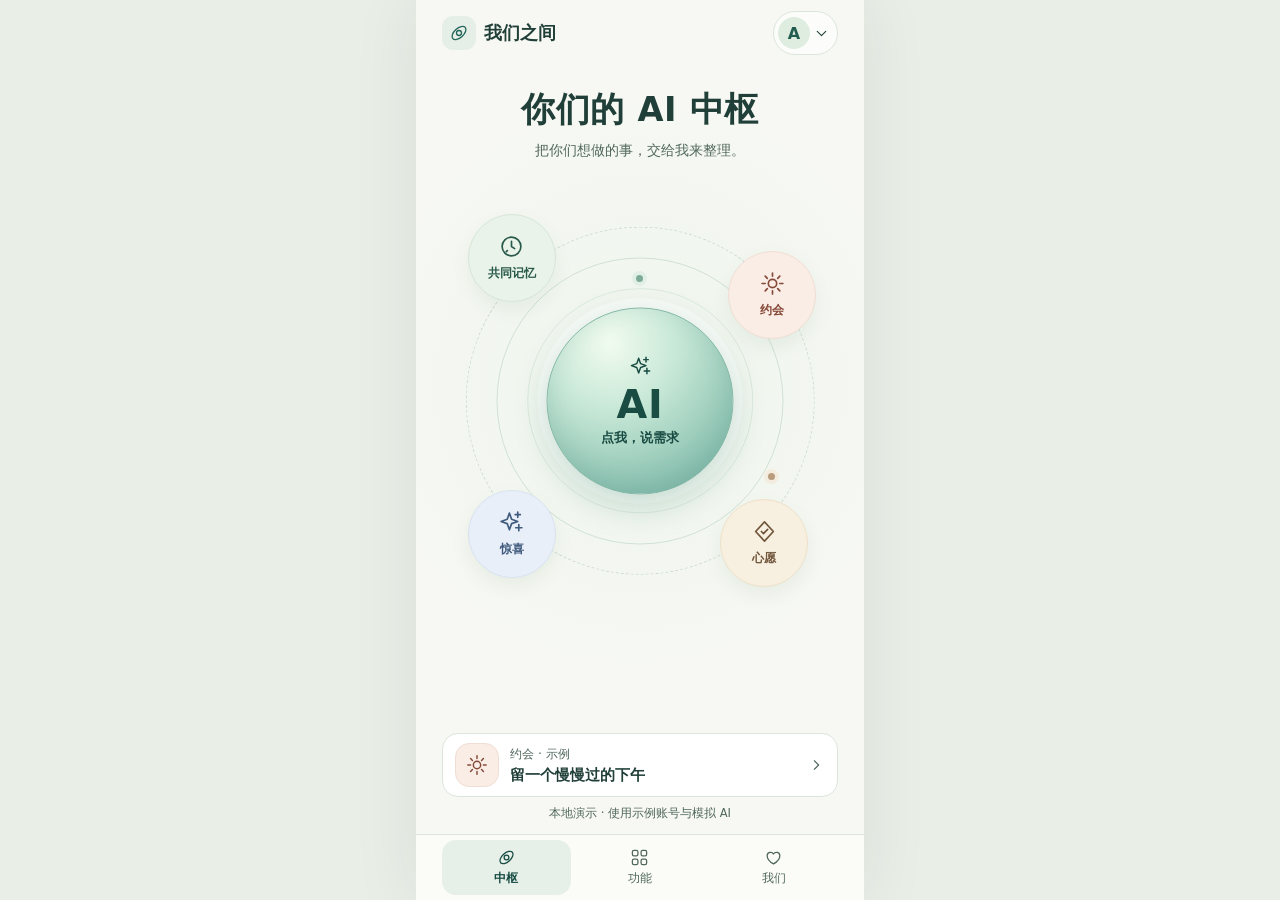
<file: frontend/index.html>
<!doctype html>
<html lang="zh-CN">
<head>
  <meta charset="utf-8">
  <meta name="viewport" content="width=device-width, initial-scale=1, viewport-fit=cover, interactive-widget=resizes-content">
  <meta name="theme-color" content="#f7f8f3">
  <meta name="robots" content="noindex,nofollow">
  <meta http-equiv="Content-Security-Policy" content="default-src 'self'; connect-src 'none'; img-src 'self' data:; base-uri 'none'; object-src 'none'; form-action 'self'">
  <link rel="icon" href="data:,">
  <title>我们之间 · 情侣 AI</title>
  <link rel="stylesheet" href="./styles.css">
  <script type="module" src="./src/app.js"></script>
</head>
<body>
  <div class="app-shell">
    <main id="screen"></main>
    <nav id="navigation" aria-label="主导航"></nav>
  </div>
  <dialog id="review" aria-labelledby="review-title"></dialog>
  <div id="status" class="toast" role="status"></div>
  <noscript>请启用 JavaScript，进入情侣 AI 演示。</noscript>
</body>
</html>
</file>
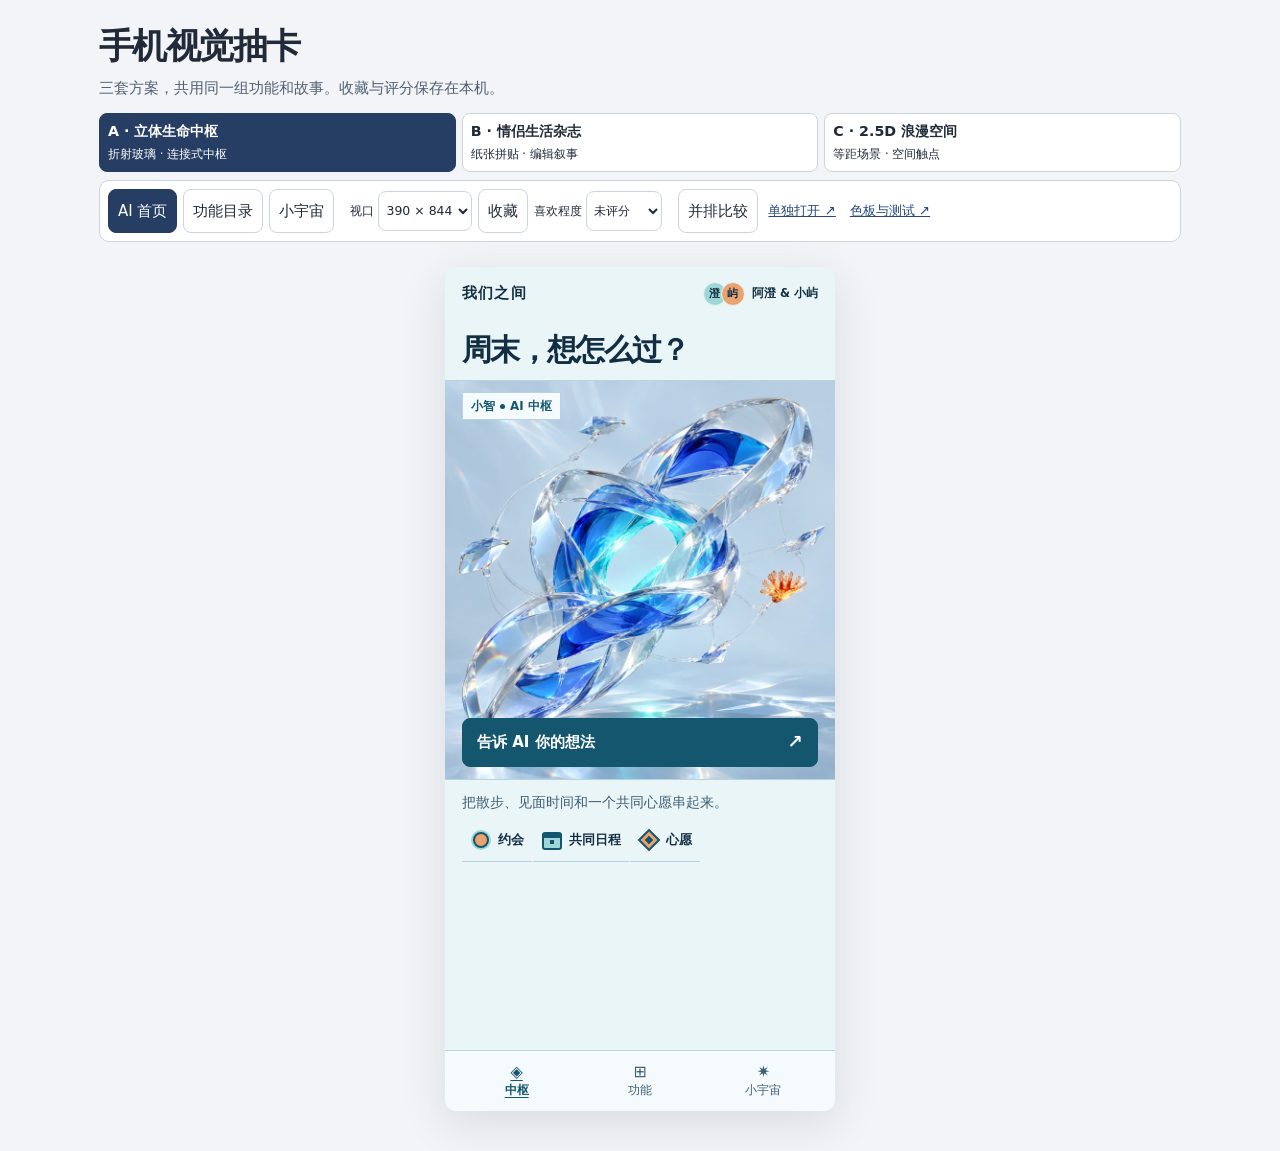
<file: visual-v2/index.html>
<!doctype html>
<html lang="zh-CN">
<head>
  <meta charset="utf-8"><meta name="viewport" content="width=device-width,initial-scale=1">
  <meta name="robots" content="noindex,nofollow">
  <title>我们之间 · 视觉评审</title>
  <link rel="icon" href="data:,"><link rel="stylesheet" href="review.css">
  <script type="module" src="review.js"></script>
</head>
<body>
<main class="review">
  <header><h1>手机视觉抽卡</h1><p>三套方案，共用同一组功能和故事。收藏与评分保存在本机。</p></header>
  <div id="directions" class="directions" aria-label="设计方向"></div>
  <section class="toolbar" aria-label="评审设置">
    <div id="pages" class="buttons" aria-label="预览页面"></div>
    <div class="options">
      <label>视口 <select id="size"><option value="390">390 × 844</option><option value="360">360 × 800</option></select></label>
      <button id="favorite" type="button" aria-pressed="false">收藏</button>
      <label>喜欢程度 <select id="rating"><option value="0">未评分</option><option value="1">1 不喜欢</option><option value="2">2 一般</option><option value="3">3 还可以</option><option value="4">4 喜欢</option><option value="5">5 很喜欢</option></select></label>
    </div>
    <div class="options"><button id="compare" type="button" aria-pressed="false">并排比较</button><a id="direct" href="sample.html" target="_blank" rel="noopener">单独打开 ↗</a><a href="README.md">色板与测试 ↗</a></div>
  </section>
  <p id="feedback" role="status"></p>
  <section id="single" class="preview"><iframe id="phone" title="手机设计样本"></iframe></section>
  <section id="comparisons" hidden aria-label="三案截图比较"></section>
</main>
</body>
</html>
</file>
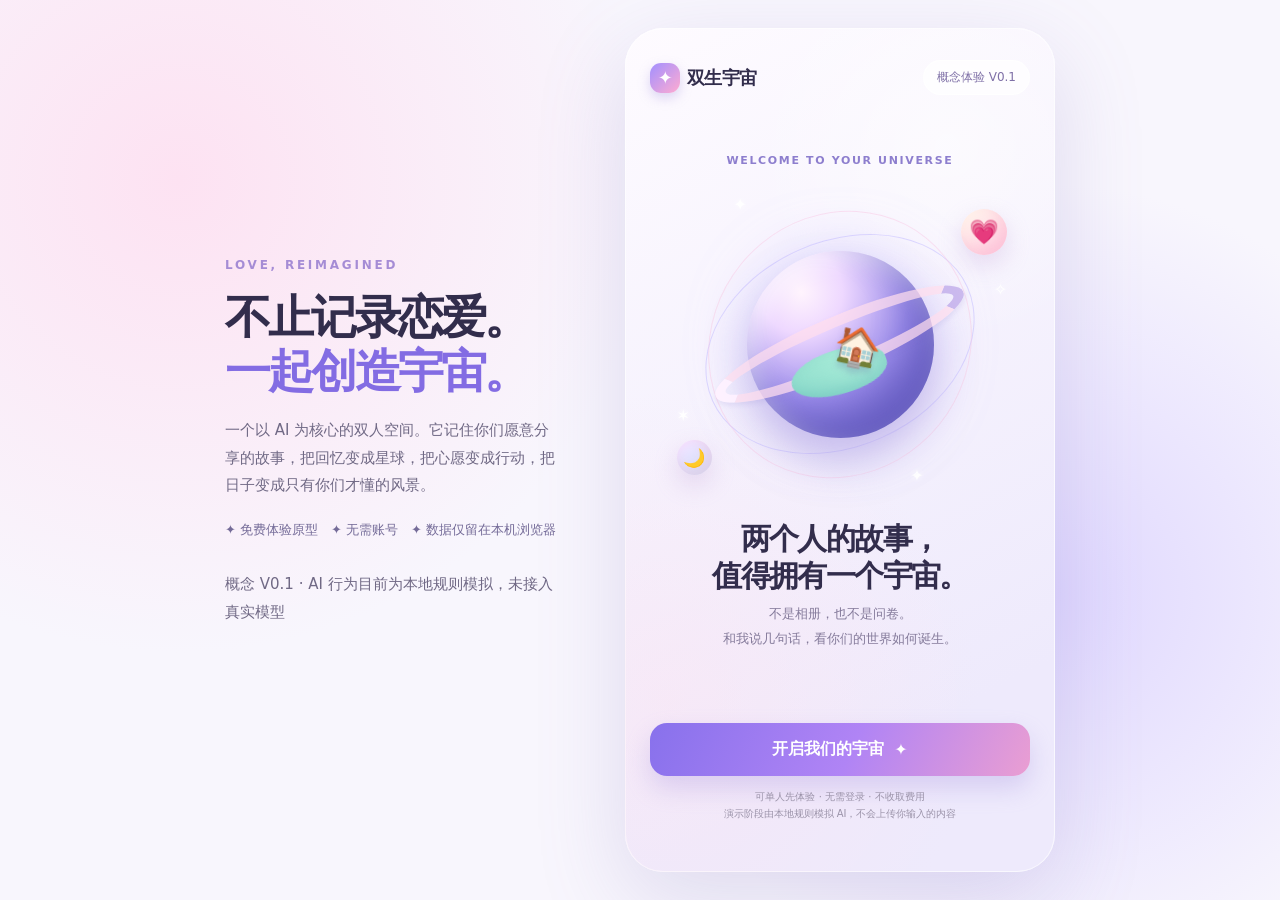
<file: prototype/v0.1/index.html>
<!doctype html>
<html lang="zh-CN">
<head>
  <meta charset="utf-8">
  <meta name="viewport" content="width=device-width,initial-scale=1,viewport-fit=cover">
  <meta name="theme-color" content="#f9f5ff">
  <title>双生宇宙 · 情侣 AI 空间原型 V0.1</title>
  <style>
    :root{--ink:#322d4c;--muted:#8e88a4;--purple:#775fe6;--pink:#ff89b1;--surface:#ffffffd9;--line:#ffffffbf;--soft:#f2eeff;--shadow:0 16px 45px rgba(82,62,141,.12)}
    *{box-sizing:border-box}html{font-family:ui-rounded,"PingFang SC","Microsoft YaHei",system-ui,sans-serif;color:var(--ink);background:#f6f4fc}body{margin:0;min-height:100vh}
    button,input,textarea{font:inherit}button{cursor:pointer;-webkit-tap-highlight-color:transparent}button:focus-visible,input:focus-visible,textarea:focus-visible{outline:3px solid #a39af7;outline-offset:2px}
    .site{min-height:100vh;display:flex;align-items:center;justify-content:center;gap:65px;padding:28px;background:radial-gradient(circle at 14% 20%,#fde2f2,transparent 36%),radial-gradient(circle at 82% 66%,#dfd7ff,transparent 34%),#f8f6fd}
    .introcopy{width:335px;max-width:35vw}.introcopy .eyebrow{letter-spacing:.23em;text-transform:uppercase;color:#a58cd5;font-size:12px;font-weight:800}.introcopy h1{font-size:46px;letter-spacing:-.06em;line-height:1.16;margin:19px 0}.introcopy h1 span{color:#836ce3}.introcopy p{color:#706985;line-height:1.85;font-size:15px}.introcopy .check{font-size:13px;color:#746b98;margin-top:21px}
    .phone{position:relative;width:min(430px,100%);height:min(860px,calc(100dvh - 56px));min-height:610px;overflow:hidden;border-radius:38px;background:linear-gradient(153deg,#fefbff,#eeeafc 80%);box-shadow:0 28px 90px #7868b333,0 0 0 1px #ffffffaa inset;isolation:isolate}
    .phone:before{content:"";position:absolute;z-index:-1;inset:0;background:radial-gradient(circle at 75% 14%,#fff8,transparent 25%),radial-gradient(circle at 10% 80%,#fee2ef6b,transparent 40%)}
    #app{height:100%;overflow:auto;scrollbar-width:none}#app::-webkit-scrollbar{display:none}.page{min-height:100%;padding:29px 23px 114px;position:relative}.full{min-height:100%;padding:32px 25px 28px;display:flex;flex-direction:column}
    .topline{display:flex;justify-content:space-between;align-items:center;margin-bottom:20px}.brand{display:flex;align-items:center;gap:7px;font-weight:800;font-size:18px;letter-spacing:-.03em}.brandmark{display:grid;place-items:center;height:30px;width:30px;border-radius:11px;background:linear-gradient(135deg,#a290ff,#ffabd1);color:#fff;box-shadow:0 5px 12px #a799df60}.tiny{font-size:11px;color:var(--muted)}
    .chip{display:inline-flex;gap:5px;align-items:center;border:1px solid #ffffffbe;padding:8px 11px;border-radius:30px;background:#ffffff95;font-size:12px;color:#756a94}.chip.active{background:linear-gradient(120deg,#e2dbff,#ffe2ec);border-color:#bca9f8;color:#5140a4;font-weight:700}
    .glass{background:var(--surface);border:1px solid var(--line);border-radius:23px;box-shadow:var(--shadow);backdrop-filter:blur(15px)}.softcard{background:#fff9;border:1px solid #fff;border-radius:21px}
    h1,h2,h3,p{margin-top:0}h1{font-size:31px;line-height:1.27;letter-spacing:-.05em}h2{font-size:21px;letter-spacing:-.035em;margin:0 0 8px}h3{font-size:15px;margin:0 0 5px}.bodytext{color:#706985;line-height:1.8;font-size:13px}.sub{color:var(--muted);font-size:12px;line-height:1.65}
    .primary{width:100%;padding:16px 18px;border:0;color:white;border-radius:17px;background:linear-gradient(115deg,#8871ec,#b084f5 53%,#ea9ed2);font-weight:800;box-shadow:0 12px 25px #a490e151;display:flex;align-items:center;justify-content:center;gap:10px}.primary:active{transform:translateY(1px)}.secondary{border:1px solid #d9d0fa;background:#fffafc;color:#6654c6;border-radius:15px;padding:12px 15px;font-weight:700}
    .textbtn{background:transparent;border:0;color:#8b7cc5;font-size:12px;text-decoration:underline;text-underline-offset:3px;padding:8px}.pill{display:inline-flex;padding:8px 13px;background:#ffffffae;border:1px solid #ffffffd8;border-radius:30px;font-size:12px;color:#7f70a7}
    .space{flex:1}.center{text-align:center}.cosmic{position:relative;height:310px;display:flex;align-items:center;justify-content:center;margin-top:10px;overflow:visible}.cosmic.big{height:335px}
    .orbit-ring{position:absolute;width:280px;height:206px;border:1px solid #c4bcff88;border-radius:50%;transform:rotate(-24deg)}.orbit-ring.second{height:275px;width:256px;transform:rotate(39deg);border-color:#facbe485}
    .planet{width:187px;height:187px;position:relative;border-radius:50%;background:radial-gradient(circle at 29% 22%,#fff4fd,#eed8ff 21%,#9a8beb 55%,#655ac9 92%);box-shadow:inset -22px -24px 35px #4b47a56c,inset 7px 8px 22px #fff9,0 25px 38px #a99bdf80,0 0 55px #c8bdff8c;animation:float 6s ease-in-out infinite}
    .planet:before{content:"";position:absolute;inset:35% -22%;border:11px solid #ffdeedb8;border-left-color:#fff2ffdf;border-right-color:#b7a1e6b0;border-radius:50%;transform:rotate(-23deg);box-shadow:0 3px 5px #7f74cd22}.planet .land{position:absolute;top:53%;left:23%;width:98px;height:44px;border-radius:50% 50% 45% 55%;background:linear-gradient(40deg,#88d8c9,#b6f5df);transform:rotate(-18deg);filter:blur(.4px);box-shadow:inset -8px -5px 15px #53a9ae60}.planet .house{position:absolute;top:40%;left:47%;font-size:38px;transform:rotate(12deg);filter:drop-shadow(0 5px 3px #453e8c33)}
    .spark{position:absolute;color:#fff;filter:drop-shadow(0 0 3px #fff);animation:twinkle 2s ease-in-out infinite alternate}.p1{top:18px;left:22%}.p2{right:6%;top:31%;animation-delay:.8s}.p3{bottom:26%;left:7%;animation-delay:.4s}.p4{bottom:8%;right:28%;animation-delay:1.1s}.moon{position:absolute;display:grid;place-items:center;width:46px;height:46px;border-radius:50%;background:linear-gradient(140deg,#fff8ec,#ffcce4);box-shadow:inset -6px -7px 14px #f9a9c055,0 10px 23px #ba9bd64f;font-size:24px;top:32px;right:6%;animation:float 7s ease-in-out infinite reverse}.moon.small{width:35px;height:35px;top:auto;right:auto;left:7%;bottom:37px;background:linear-gradient(150deg,#f9e1ff,#c8e7ff);font-size:18px}
    .stage-title{font-size:30px;font-weight:850;letter-spacing:-.055em;line-height:1.24;margin:8px 0}.eyebrow{color:#8d7ece;font-size:11px;letter-spacing:.15em;font-weight:800}.hero-sub{color:#857b9b;font-size:13px;line-height:1.9}
    .scene-tag{display:inline-flex;align-items:center;gap:6px;padding:8px 13px;background:#ffffffa8;border:1px solid white;border-radius:20px;color:#7369a0;font-size:12px}
    .field{margin:14px 0}.field label{display:block;font-size:12px;color:#695d90;font-weight:800;margin-bottom:7px}.field input,.field textarea{width:100%;padding:13px 14px;background:#ffffffd5;border:1px solid #e5dff5;border-radius:14px;color:var(--ink);resize:vertical}.field input::placeholder,.field textarea::placeholder{color:#aca4ba}.twocol{display:grid;grid-template-columns:1fr 1fr;gap:10px}.tip{font-size:11px;color:#8f88a3;line-height:1.7}.choicegrid{display:grid;grid-template-columns:repeat(2,minmax(0,1fr));gap:8px}.choicegrid .chip{justify-content:center;padding:11px 5px;white-space:nowrap}
    .screenhead{display:flex;justify-content:space-between;align-items:center;gap:10px}.avatar{width:34px;height:34px;display:grid;place-items:center;border-radius:12px;background:#fff9;border:1px solid #fff;font-size:19px}.smalltitle{font-size:24px;font-weight:850;letter-spacing:-.05em;margin-top:7px}.row{display:flex;gap:9px;align-items:center}.between{justify-content:space-between}.sectiontitle{display:flex;justify-content:space-between;align-items:center;margin:22px 0 12px}.sectiontitle h3{font-size:16px;margin:0}.sectiontitle span{font-size:11px;color:#9b91ac}
    .worldview{height:313px;border-radius:27px;position:relative;overflow:hidden;background:radial-gradient(circle at 78% 22%,#f8f0ff,transparent 42%),linear-gradient(145deg,#dbd7ff,#e7eaff 52%,#f9e2f0);border:1px solid #fff;box-shadow:0 12px 27px #a6a0d846}.worldview .cosmic{transform:scale(.77);height:262px;margin-top:-2px}.worldview .worldtop{position:absolute;left:19px;top:17px;z-index:2}.worldview .worldtop strong{display:block;font-size:17px;margin-bottom:4px}.worldview .worldbottom{position:absolute;bottom:15px;left:14px;right:14px;display:flex;align-items:center;justify-content:space-between;z-index:2}.worldview .worldbottom .chip{background:#fffdf7b8}
    .taglist{display:flex;gap:6px;flex-wrap:wrap}.featuregrid{display:grid;grid-template-columns:1fr 1fr;gap:11px}.feature{min-height:116px;padding:17px 14px;text-align:left;border:1px solid #fff;background:#ffffffbc;border-radius:20px;box-shadow:0 7px 15px #8d83b41c;display:flex;flex-direction:column;gap:5px;color:var(--ink)}.feature .emo{font-size:25px}.feature strong{font-size:14px}.feature small{font-size:11px;color:#978da6;line-height:1.5}.feature:active{transform:scale(.98)}
    .ai-card{border-radius:22px;padding:17px;background:linear-gradient(120deg,#ffffffde,#f9e9ffde);border:1px solid #fff;box-shadow:0 9px 25px #9b8acf22}.ai-orb{width:35px;height:35px;border-radius:50%;background:radial-gradient(circle at 30% 30%,#fff,#ac9aff 65%,#8e79df);box-shadow:0 0 16px #bca5f6a7;flex:none;display:grid;place-items:center;color:#fff}.ai-body{line-height:1.8;color:#72658d;font-size:12px;margin:10px 0 12px}
    .navbar{position:absolute;left:13px;right:13px;bottom:10px;height:66px;border-radius:22px;background:#fffffff0;border:1px solid #fff;box-shadow:0 8px 28px #8877b92b;display:flex;align-items:center;justify-content:space-around;padding:5px 9px;z-index:7;backdrop-filter:blur(18px)}.navbtn{background:transparent;border:0;color:#a2a0b1;display:flex;flex-direction:column;gap:4px;align-items:center;font-size:10px;padding:8px 16px;border-radius:15px;min-width:76px}.navbtn span{font-size:19px;line-height:1.1}.navbtn.active{color:#755ee2;background:#f0eafe;font-weight:800}
    .wish{display:flex;align-items:flex-start;gap:11px;background:#fff9;padding:14px;border-radius:16px;border:1px solid #fff;margin-bottom:9px}.wish .symbol{width:40px;height:40px;border-radius:14px;display:grid;place-items:center;background:#f0eaff;font-size:21px;flex:none}.wish .content{flex:1;min-width:0}.wish strong{font-size:13px;display:block;word-break:break-word}.wish small{font-size:11px;color:#948aa7;display:block;margin:4px 0 10px}.mini-btn{border:0;border-radius:10px;background:#eae3ff;color:#6c57cc;font-size:11px;padding:9px 12px;font-weight:800}.muted-btn{background:#f8eafa;color:#a46b9d}
    .story{font-size:13px;line-height:2;color:#68607b}.story strong{color:#6655b7}.todo{display:flex;align-items:start;gap:10px;margin:14px 0;font-size:13px;line-height:1.6;color:#675e80}.todo .n{width:25px;height:25px;flex:none;display:grid;place-items:center;background:#eee8ff;border-radius:10px;color:#745add;font-size:12px;font-weight:800}
    .overlay{position:absolute;inset:0;background:#51476875;backdrop-filter:blur(7px);z-index:10;display:flex;align-items:flex-end}.sheet{width:100%;background:linear-gradient(155deg,#fff,#f6f1ff);border-radius:29px 29px 0 0;padding:24px 25px max(27px,env(safe-area-inset-bottom));max-height:85%;overflow:auto;box-shadow:0 -12px 55px #40396a33}.sheet-top{display:flex;align-items:center;justify-content:space-between;margin-bottom:11px}.close{border:0;background:#f1edfc;border-radius:12px;width:34px;height:34px;color:#7a6ca0;font-size:20px}
    .empty{text-align:center;background:#fff9;border-radius:20px;padding:26px 16px;color:#877f9b;font-size:12px;line-height:1.9}.caption{font-size:10px;color:#9b93a9;text-align:center;line-height:1.7;padding:12px 10px}.note{background:#fdf1f9;padding:13px;border-radius:14px;color:#8a6081;line-height:1.7;font-size:12px}.btnrow{display:flex;gap:9px}.btnrow>button{flex:1}.hidden{display:none}
    @keyframes float{0%,100%{transform:translateY(0)}50%{transform:translateY(-13px)}}@keyframes twinkle{from{opacity:.2;transform:scale(.7)}to{opacity:1;transform:scale(1.16)}}
    @media(max-width:790px){.site{padding:0;display:block;background:#f9f6fe}.introcopy{display:none}.phone{height:100dvh;min-height:0;width:100%;border-radius:0;box-shadow:none}.page{padding-top:max(23px,env(safe-area-inset-top))}.full{padding-top:max(25px,env(safe-area-inset-top))}.navbar{bottom:max(9px,env(safe-area-inset-bottom))}}
    @media(max-width:355px){.full{padding:22px 17px}.page{padding-left:15px;padding-right:15px}.stage-title{font-size:27px}.cosmic.big{height:285px}.planet{transform:scale(.9)}.navbar{left:8px;right:8px}.navbtn{min-width:70px;padding:8px 10px}}
    @media(prefers-reduced-motion:reduce){*,*:before,*:after{animation:none!important;transition:none!important}}
  </style>
</head>
<body>
<div class="site"><aside class="introcopy"><div class="eyebrow">LOVE, REIMAGINED</div><h1>不止记录恋爱。<br><span>一起创造宇宙。</span></h1><p>一个以 AI 为核心的双人空间。它记住你们愿意分享的故事，把回忆变成星球，把心愿变成行动，把日子变成只有你们才懂的风景。</p><div class="check">✦ 免费体验原型　✦ 无需账号　✦ 数据仅留在本机浏览器</div><p class="tiny" style="margin-top:32px">概念 V0.1 · AI 行为目前为本地规则模拟，未接入真实模型</p></aside><main class="phone"><div id="app"></div><div id="modal"></div></main></div>
<script>
(()=>{
'use strict';
const KEY='twin-universe-v01';
const empty=()=>({stage:'intro',step:0,a:'',b:'',memory:'',vibe:'温柔治愈',wish:'',interests:['✨ 惊喜灵感','🪐 双人宇宙'],memories:[],wishes:[],tab:'world',seenLetter:false});
let s=empty();try{const saved=JSON.parse(localStorage.getItem(KEY)||'null');if(saved && typeof saved==='object')s={...empty(),...saved}}catch(e){}
const app=document.getElementById('app'),modal=document.getElementById('modal');
const esc=x=>String(x??'').replace(/[&<>"']/g,ch=>({'&':'&amp;','<':'&lt;','>':'&gt;','"':'&quot;',"'":'&#39;'}[ch]));
const save=()=>{try{localStorage.setItem(KEY,JSON.stringify(s))}catch(e){}};
const vibeIcons={'温柔治愈':'🌷','古灵精怪':'🪄','冒险探索':'🧭','平淡幸福':'☕'};
const place=x=>/海|沙滩|岛|浪|水/.test(x)?['潮汐星','🏖️','海风吹过的小岛']:/校|食堂|上课|大学|教室/.test(x)?['初遇星','🏫','藏着青春的校园']:/猫|狗|宠物/.test(x)?['茸茸星','🐱','住着毛茸茸朋友的星球']:/吃|饭|餐|奶茶|蛋糕/.test(x)?['甜心星','🍰','空气里有甜香的小镇']:['心动星','🏠','你们故事诞生的地方'];
const worldInfo=()=>place(s.memory||s.memories[0]||'');
const planet=(big=false)=>{const wi=worldInfo();return `<div class="cosmic ${big?'big':''}"><div class="orbit-ring"></div><div class="orbit-ring second"></div><span class="spark p1">✦</span><span class="spark p2">✧</span><span class="spark p3">✶</span><span class="spark p4">✦</span><div class="moon">💗</div><div class="moon small">${s.memories.length>1?'✨':'🌙'}</div><div class="planet"><div class="land"></div><div class="house">${wi[1]}</div></div></div>`};
function render(){save(); if(s.stage==='intro') return renderIntro();if(s.stage==='setup')return renderSetup();return renderHome()}
function renderIntro(){app.innerHTML=`<section class="full" style="text-align:center"><div class="row between"><span class="brand"><span class="brandmark">✦</span> 双生宇宙</span><span class="pill">概念体验 V0.1</span></div><div style="flex:1;display:flex;flex-direction:column;justify-content:center"><div class="eyebrow">WELCOME TO YOUR UNIVERSE</div>${planet(true)}<h1 class="stage-title">两个人的故事，<br>值得拥有一个宇宙。</h1><p class="hero-sub">不是相册，也不是问卷。<br>和我说几句话，看你们的世界如何诞生。</p></div><button class="primary" data-act="begin">开启我们的宇宙 <span>✦</span></button><p class="caption">可单人先体验 · 无需登录 · 不收取费用<br>演示阶段由本地规则模拟 AI，不会上传你输入的内容</p></section>`}
function renderSetup(){const tags=['✨ 惊喜灵感','🪐 双人宇宙','🌷 约会生活','📖 共同回忆','💌 情感沟通','🎨 故事创作'];app.innerHTML=`<section class="full"><div class="topline"><span class="brand"><span class="brandmark">✦</span> 双生宇宙</span><span class="pill">世界诞生中 · 1/1</span></div><div style="margin-top:20px"><span class="eyebrow">FIRST CONTACT</span><h1 class="stage-title" style="margin:12px 0">先认识一下你们。<br>不用写成长篇故事。</h1><p class="bodytext">只要几个小线索，我就能把第一颗星球送给你们。以后随时能修改。</p></div><div class="twocol"><div class="field"><label for="a">你想被怎么称呼？</label><input id="a" maxlength="16" value="${esc(s.a)}" placeholder="例如：小苏"></div><div class="field"><label for="b">TA 的称呼</label><input id="b" maxlength="16" value="${esc(s.b)}" placeholder="例如：小桃"></div></div><div class="field"><label for="memory">一件能代表你们的事 ✨</label><textarea rows="2" id="memory" maxlength="140" placeholder="例如：我们第一次见面是在学校食堂……">${esc(s.memory)}</textarea></div><div class="field"><label for="wish">最近想一起实现的小心愿（可选）</label><input id="wish" maxlength="100" value="${esc(s.wish)}" placeholder="例如：一起去海边看日落"></div><div class="field"><label>你们更接近哪种氛围？</label><div class="choicegrid">${Object.keys(vibeIcons).map(v=>`<button class="chip ${s.vibe===v?'active':''}" data-act="vibe" data-v="${v}">${vibeIcons[v]} ${v}</button>`).join('')}</div></div><div class="field"><label>首页想先看到什么？<span style="font-weight:400;color:#9b92ab"> 可多选</span></label><div class="taglist">${tags.map(t=>`<button class="chip ${s.interests.includes(t)?'active':''}" data-act="interest" data-v="${t}">${t}</button>`).join('')}</div></div><div class="space"></div><button class="primary" data-act="create">让我们的第一颗星球诞生 ✨</button><p class="caption">没有标准答案 · 当前版本不会进行真实人格分析</p></section>`}
function worldView(){const w=worldInfo();return `<div class="worldview"><div class="worldtop"><strong>🪐 ${esc(w[0])}</strong><div class="tiny">${esc(w[2])}</div></div>${planet()}<div class="worldbottom"><span class="chip">✦ ${s.memories.length} 段回忆</span><button class="chip" data-act="story">打开世界故事 ↗</button></div></div>`}
const featureDefs=[['🪐','回忆变星球','为世界添上故事','memory'],['🌠','心愿变计划','把想象带回现实','wishes'],['💌','AI 灵感','送你们一份小惊喜','inspire'],['📖','双人故事','你们的序章','story'],['💞','关系沟通','一个温柔的入口','talk'],['🧩','更多玩法','功能会慢慢长大','future']];
function renderHome(){const w=worldInfo();let inner='';if(s.tab==='world')inner=`<div class="screenhead"><div><div class="tiny">属于 ${esc(s.a)} 和 ${esc(s.b)} 的宇宙</div><div class="smalltitle">早安，宇宙旅人 ✨</div></div><button class="avatar" data-act="profile" aria-label="设置">⚙️</button></div><div style="margin:18px 0 14px" class="scene-tag">${vibeIcons[s.vibe]||'🌷'} ${esc(s.vibe)} 的双人星系 · 正在生长</div>${worldView()}<div class="sectiontitle"><h3>今天，宇宙想对你说</h3><span>AI 灵感</span></div>${aiCard()}<div class="sectiontitle"><h3>你们可以做些什么</h3><span>按偏好推荐</span></div><div class="featuregrid">${recommended().slice(0,4).map(featureHtml).join('')}</div><p class="caption">原型：世界由本地规则控制，尚未连接 DeepSeek</p>`;
else if(s.tab==='inspire')inner=`<div class="screenhead"><div><div class="tiny">小宇宙控制室</div><div class="smalltitle">AI 灵感工坊 ✨</div></div><button class="avatar" data-act="profile">⚙️</button></div><p class="bodytext">告诉我你们想做什么，我会试着把灵感变成一个可以开始的小行动。</p>${aiCard()}<div class="sectiontitle"><h3>三个快速入口</h3></div><div class="featuregrid">${[featureDefs[1],featureDefs[2],featureDefs[4],featureDefs[3]].map(featureHtml).join('')}</div><div class="note" style="margin-top:18px">💡 这版 AI 只做规则演示。正式接入模型后，会让它输出经过校验的功能指令，而不是直接编写页面。</div>`;
else if(s.tab==='wishes')inner=`<div class="screenhead"><div><div class="tiny">我们的未来星图</div><div class="smalltitle">心愿与行动 🌠</div></div><button class="avatar" data-act="profile">⚙️</button></div><p class="bodytext">未来像半透明星球。一个愿望被实现，宇宙里就多一点真实的光。</p><button class="primary" data-act="addWish">＋ 添加一个共同愿望</button><div class="sectiontitle"><h3>正在等待点亮</h3><span>${s.wishes.filter(w=>!w.done).length} 个未完成</span></div>${s.wishes.length?s.wishes.map((w,i)=>`<div class="wish"><span class="symbol">${w.done?'🌟':'🌙'}</span><div class="content"><strong>${esc(w.text)}</strong><small>${w.done?'已实现 · 星球被点亮':'还在未来等你们'}</small><div class="btnrow"><button class="mini-btn" data-act="plan" data-i="${i}">✨ 让 AI 帮忙计划</button><button class="mini-btn muted-btn" data-act="done" data-i="${i}">${w.done?'撤销完成':'标记实现'}</button></div></div></div>`).join(''):'<div class="empty">还没有心愿。<br>试着把一个未来想做的事交给宇宙吧。</div>'}<p class="caption">目前的计划生成属于离线演示，不会查询真实票价或地点</p>`;
else inner=`<div class="screenhead"><div><div class="tiny">不只是一个功能工具箱</div><div class="smalltitle">我们的秘密空间 💜</div></div><button class="avatar" data-act="profile">⚙️</button></div><div class="softcard" style="padding:18px;margin-top:20px"><div style="font-size:40px;margin-bottom:8px">👫 🪐</div><h3>${esc(s.a)} × ${esc(s.b)}</h3><p class="bodytext" style="margin:0">我们的小宇宙已经收藏 ${s.memories.length} 段回忆，${s.wishes.length} 个心愿。</p></div><div class="sectiontitle"><h3>功能星图</h3><span>持续扩展</span></div><div class="featuregrid">${featureDefs.map(featureHtml).join('')}</div><button class="secondary" style="width:100%;margin-top:17px" data-act="profile">查看资料 / 重新体验</button>`;
app.innerHTML=`<section class="page"><div class="topline"><span class="brand"><span class="brandmark">✦</span> 双生宇宙</span><span class="pill">✧ 小宇宙测试版</span></div>${inner}</section><nav class="navbar" aria-label="主导航">${[['world','🪐','宇宙'],['inspire','✨','灵感'],['wishes','🌠','心愿'],['more','💞','我们']].map(x=>`<button class="navbtn ${s.tab===x[0]?'active':''}" data-act="tab" data-v="${x[0]}" aria-label="${x[2]}"><span>${x[1]}</span>${x[2]}</button>`).join('')}</nav>`}
function recommended(){const keys=s.interests.join('');let a=[];if(keys.includes('回忆')||keys.includes('宇宙'))a.push(featureDefs[0]);if(keys.includes('约会'))a.push(featureDefs[1]);if(keys.includes('灵感'))a.push(featureDefs[2]);if(keys.includes('故事'))a.push(featureDefs[3]);if(keys.includes('沟通'))a.push(featureDefs[4]);return [...a,...featureDefs.filter(f=>!a.includes(f))]}
function featureHtml(f){return `<button class="feature" data-act="${f[3]}"><span class="emo">${f[0]}</span><strong>${f[1]}</strong><small>${f[2]}</small></button>`}
function aiCard(){let msg=`${esc(s.a)}，今天想不想和 ${esc(s.b)} 留下一件只有你们知道的小事？`;if(s.wishes.filter(w=>!w.done).length)msg=`你们的「${esc(s.wishes.find(w=>!w.done).text)}」还在发光。要不要试着让它离现实更近一步？`;else if(s.memories.length>1)msg=`你们已经收藏了 ${s.memories.length} 段故事。下一颗星球会是什么样呢？`;return `<div class="ai-card"><div class="row"><span class="ai-orb">✦</span><div><strong style="font-size:14px">宇宙小助手</strong><div class="tiny">这次，我不只想和你聊天</div></div></div><div class="ai-body">${msg}</div><button class="mini-btn" data-act="inspire">给我们一个灵感 ✨</button></div>`}
function sheet(title,body){modal.innerHTML=`<div class="overlay" data-act="closeBackdrop"><div class="sheet" role="dialog" aria-modal="true" aria-label="${esc(title)}"><div class="sheet-top"><h2>${title}</h2><button class="close" data-act="close" aria-label="关闭">×</button></div>${body}</div></div>`}
function newMemory(){sheet('给宇宙增加一段回忆 🪐',`<p class="bodytext">一句话就够了，它会成为星球的一部分。</p><div class="field"><label for="newmem">你们曾经一起经历了什么？</label><textarea rows="3" id="newmem" maxlength="160" placeholder="例如：下雨天，我们躲进同一家奶茶店……"></textarea></div><button class="primary" data-act="saveMem">把回忆送上星空 ✨</button>`)}
function addWish(){sheet('许一个属于两个人的愿望 🌠',`<div class="field"><label for="newwish">你们想一起实现什么？</label><textarea rows="3" id="newwish" maxlength="120" placeholder="例如：下个月一起去海边看日落……"></textarea></div><button class="primary" data-act="saveWish">放进未来星图 ✨</button>`)}
function story(){const w=worldInfo();const recent=s.memories.slice(-2);sheet('你们的宇宙 · 序章 📖',`<div class="eyebrow">CHAPTER 01 · ${esc(w[0])}</div><p class="story">宇宙并不是从一声巨响开始的。<br>对 <strong>${esc(s.a)}</strong> 和 <strong>${esc(s.b)}</strong> 来说，它起源于一件微小的事情。<br><br>「${esc(s.memory||'两个普通人决定一起记录生活')}」<br><br>那天以后，宇宙出现了第一颗星球：<strong>${esc(w[0])}</strong>。它有一点点 ${esc(s.vibe)} 的颜色，还有许多尚未说出口的愿望。${recent.length>1?`<br><br>星空里后来又出现了新的光点：「${esc(recent[recent.length-1])}」。`:''}<br><br>故事尚未写完。接下来，由你们继续创造。</p><button class="primary" data-act="memory">继续写下一章 ✦</button><p class="caption">这是模板叙事演示，不是大模型实际生成的故事</p>`)}
function inspiration(){const choices=[`今天找一张你们都喜欢的照片，给它取一个特别古怪的名字。把它存进宇宙，成为一颗新星。`,`给 ${s.b} 留一句只有你们能读懂的话。等见面时，交换两人的小秘密。`,`选一个尚未实现的小愿望，只完成第一步。宇宙并不急着要你们实现全部。`,`轮流说出最近最期待的一件小事，用其中一个关键词给新星球命名。`];const v=choices[(s.memories.length+s.wishes.length+(s.seenLetter?1:0))%choices.length];s.seenLetter=true;save();sheet('今天的宇宙来信 💌',`<div class="softcard" style="padding:19px"><div class="eyebrow">A LETTER FROM YOUR UNIVERSE</div><h2 style="margin:15px 0">给 ${esc(s.a)} 和 ${esc(s.b)}</h2><p class="story">${esc(v)}</p><div class="taglist"><span class="chip">约 3 分钟</span><span class="chip">零预算</span><span class="chip">随时可以开始</span></div></div><p class="caption">当前使用本地创意模板，正式版可连接 AI 个性化生成</p><button class="primary" data-act="another">再拆一封信 ✉️</button>`)}
function plan(i){let w=s.wishes[i];if(!w){addWish();return}let t=w.text,steps=/海|岛|旅行|旅游|出游|去玩/.test(t)?['商量日期和可接受的总预算','确定交通方式和目的地，查看实际价格与天气','把需要准备的东西写成两人的共享清单']:/吃|餐|蛋糕|奶茶/.test(t)?['选一个双方都方便的时间','决定自己做还是外出体验，估算预算','确认食材或预约需求，再保存这段回忆']:['确定这个愿望最小、最简单的一步','和对方商量时间与预算，写下分工','完成后记录一次经历，让对应的星球亮起来'];sheet('把愿望变成行动 ✨',`<div class="softcard" style="padding:15px;margin:12px 0"><div class="tiny">当前心愿</div><h3 style="font-size:17px;margin-top:7px">${esc(t)}</h3></div><p class="bodytext">不必一下实现整个愿望。宇宙先给你们三个现实中的起点：</p>${steps.map((x,j)=>`<div class="todo"><div class="n">${j+1}</div><div>${esc(x)}</div></div>`).join('')}<div class="note">这些是示范步骤，未查询真实地点、天气、价格或可预约情况。</div><button class="primary" style="margin-top:18px" data-act="close">收下这份小计划</button>`)}
function talk(){sheet('让吵架前也有入口 💞',`<p class="bodytext">这个功能不会替谁判对错。正式版会尝试在情绪平稳时，帮助两个人表达感受、理解边界，并在双方愿意时复盘。</p><div class="softcard" style="padding:17px"><h3>试着从一句轻松的话开始</h3><p class="story">“最近有什么小事，是我做了却没发现你很在意的？”</p></div><p class="caption">争执调解暂不接入真实 AI，避免测试版给出不可靠的建议</p><button class="primary" data-act="close">先收藏这个想法</button>`)}
function future(){sheet('下一片星图还在绘制 🧩',`<p class="bodytext">后续可以接入：双方独立私密空间、双向绑定、共享心愿和日历、AI 对话、约会推荐、虚拟家园、情侣故事编辑等。</p><p class="bodytext">这一版先验证：<strong>用户是否愿意继续创造这颗星球，以及是否能轻松把愿望变成行动。</strong></p><button class="primary" data-act="close">回到小宇宙</button>`)}
function profile(){sheet('关于你们的小宇宙 ⚙️',`<div class="softcard" style="padding:16px"><strong>${esc(s.a)} × ${esc(s.b)}</strong><p class="sub" style="margin:7px 0 0">${esc(s.vibe)} · ${s.memories.length} 段回忆 · ${s.wishes.length} 个心愿</p></div><p class="bodytext" style="margin:18px 0">目前所有内容仅保存在此浏览器的本地存储中。不是云端同步，两个人还不能使用不同手机实时共享。</p><button class="secondary" style="width:100%" data-act="resetConfirm">清除数据，重新体验开局</button><button class="textbtn" style="width:100%;margin-top:8px" data-act="close">返回</button>`)}
function confirmReset(){sheet('确定清除本地宇宙？',`<p class="bodytext">这会删除当前浏览器里创建的称呼、回忆和愿望，无法撤回。</p><div class="btnrow"><button class="secondary" data-act="close">再想想</button><button class="primary" data-act="reset">确认清除</button></div>`)}
function toast(msg){sheet('一个小提醒 ✨',`<p class="bodytext">${esc(msg)}</p><button class="primary" data-act="close">知道啦</button>`)}
app.addEventListener('input',e=>{if(s.stage!=='setup')return;const id=e.target.id;if(['a','b','memory','wish'].includes(id)){s[id]=e.target.value;save()}});
function act(btn){const action=btn.dataset.act,v=btn.dataset.v,i=Number(btn.dataset.i);if(action==='begin'){s.stage='setup';render();app.scrollTop=0}
else if(action==='vibe'){s.vibe=v;render()}
else if(action==='interest'){s.interests=s.interests.includes(v)?s.interests.filter(k=>k!==v):[...s.interests,v];render()}
else if(action==='create'){const a=s.a.trim(),b=s.b.trim(),memory=s.memory.trim();if(!a||!b||!memory){toast('只需填写两个称呼和一段小回忆，就可以启动第一颗星球。');return} s.a=a;s.b=b;s.memory=memory;s.memories=[memory];s.wishes=s.wish.trim()?[{text:s.wish.trim(),done:false}]:[];s.stage='home';s.tab='world';render();app.scrollTop=0}
else if(action==='tab'){s.tab=v;render();app.scrollTop=0}
else if(action==='memory'){newMemory()}
else if(action==='saveMem'){let inp=document.getElementById('newmem'),v=inp?.value.trim();if(!v){toast('先写下一小段回忆吧。');return}s.memories.push(v);close();render()}
else if(action==='addWish'||action==='wishes'){addWish()}
else if(action==='saveWish'){let v=document.getElementById('newwish')?.value.trim();if(!v){toast('写一个愿望，宇宙才能替你收藏。');return}s.wishes.push({text:v,done:false});s.tab='wishes';close();render()}
else if(action==='done'){if(s.wishes[i])s.wishes[i].done=!s.wishes[i].done;render()}
else if(action==='plan'){plan(i)}
else if(action==='story'){story()}
else if(action==='inspire'||action==='another'){inspiration()}
else if(action==='talk'){talk()}
else if(action==='future'){future()}
else if(action==='profile'){profile()}
else if(action==='resetConfirm'){confirmReset()}
else if(action==='reset'){s=empty();close();render();app.scrollTop=0}
else if(action==='close'){close()}}
function close(){modal.innerHTML=''}
app.addEventListener('click',e=>{const b=e.target.closest('[data-act]');if(b)act(b)});
modal.addEventListener('click',e=>{if(e.target.classList.contains('overlay')){close();return}const b=e.target.closest('[data-act]');if(b)act(b)});
render();
})();
</script>
</body>
</html>
</file>
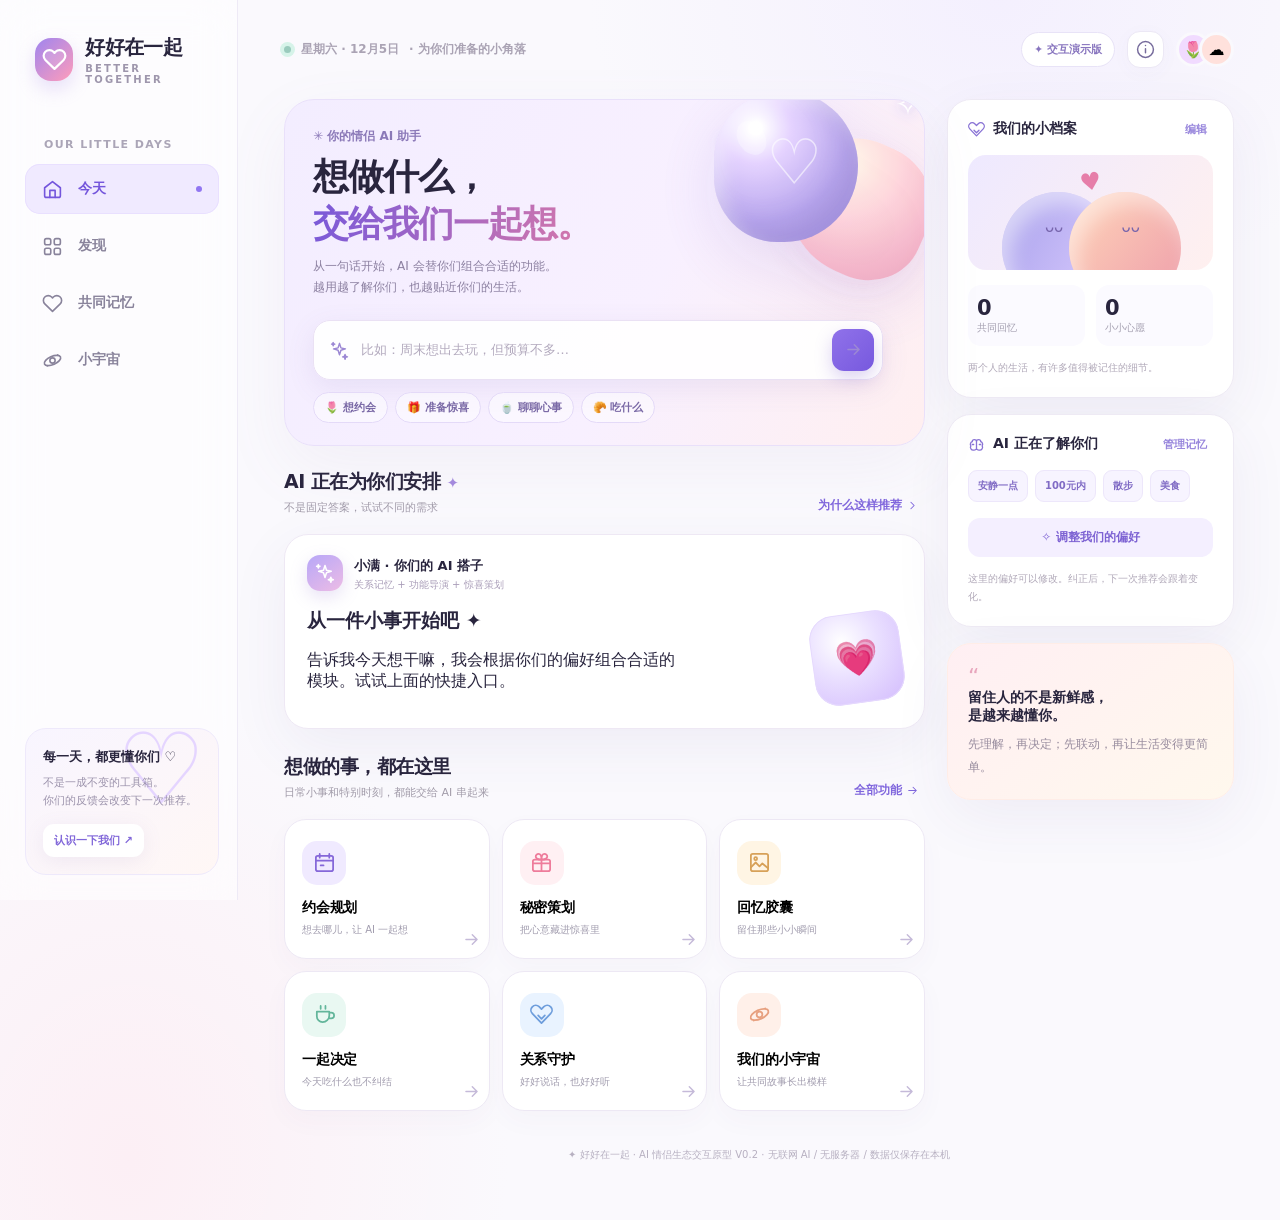
<file: prototype/v0.2/index.html>
<!DOCTYPE html>
<html lang="zh-CN">
<head>
<meta charset="utf-8" />
<meta name="viewport" content="width=device-width, initial-scale=1, viewport-fit=cover" />
<meta name="theme-color" content="#faf8ff" />
<title>好好在一起 · AI 情侣生活空间</title>
<style>
:root{--ink:#29253e;--muted:#8c889d;--purple:#8065e5;--purple-dark:#674bd3;--lav:#eee9ff;--peach:#fff0e9;--border:#ece8f3;--rose:#f481a9;--bg:#faf9fd;--glass:rgba(255,255,255,.8);--shadow:0 18px 60px rgba(70,54,128,.065);--radius:24px}
*{box-sizing:border-box}html{scroll-behavior:smooth}body{margin:0;min-width:320px;color:var(--ink);background:radial-gradient(ellipse 40% 32% at 78% 0%,#ede5ff77,transparent 80%),radial-gradient(ellipse 35% 45% at 10% 95%,#ffe4ec7a,transparent 85%),var(--bg);font-family:-apple-system,BlinkMacSystemFont,"SF Pro Display","PingFang SC","Microsoft YaHei",system-ui,sans-serif;-webkit-font-smoothing:antialiased}
button,input,textarea,select{font:inherit}button{cursor:pointer;touch-action:manipulation}button:focus-visible,input:focus-visible,textarea:focus-visible{outline:3px solid #a99cf7;outline-offset:3px}button:disabled{opacity:.5;cursor:not-allowed}
svg{flex-shrink:0} .icon{width:19px;height:19px;stroke:currentColor;stroke-width:1.85;stroke-linecap:round;stroke-linejoin:round;fill:none;vertical-align:middle}
.shell{max-width:1512px;margin:0 auto;min-height:100vh;display:grid;grid-template-columns:238px minmax(0,1fr);gap:0}.sidebar{position:sticky;top:0;height:100vh;display:flex;flex-direction:column;padding:29px 18px 25px 25px;border-right:1px solid #eeeaf6;background:#ffffff82;backdrop-filter:blur(22px);z-index:4}.brand{display:flex;align-items:center;gap:12px;padding:5px 10px;margin-bottom:48px}.brand-logo{width:43px;height:43px;border-radius:16px;background:linear-gradient(135deg,#9f85ef,#ff9cba);display:grid;place-items:center;color:white;box-shadow:0 8px 18px #ba9eec50;position:relative}.brand-logo .icon{width:25px;height:25px;fill:#fff2;stroke-width:2.1}.brand-word{font-weight:850;font-size:20px;letter-spacing:-.6px}.brand-sub{font-size:10px;letter-spacing:2.2px;color:#9e96ac;margin-top:2px;font-weight:650}.nav-caption{padding-left:19px;color:#aba5b7;font-size:11px;letter-spacing:1.4px;font-weight:700;margin-bottom:13px}.nav{display:flex;flex-direction:column;gap:7px}.nav-btn{width:100%;border:0;background:transparent;border-radius:15px;height:50px;display:flex;align-items:center;gap:15px;padding:0 17px;color:#89839b;font-size:14px;font-weight:650;text-align:left;transition:.2s}.nav-btn .icon{width:21px;height:21px}.nav-btn:hover{background:#f0ecff;color:#765cde}.nav-btn.active{background:#f0eaff;color:#7456dc;box-shadow:inset 0 0 0 1px #e9e0ff}.nav-btn.active .nav-dot{background:#9176f2}.nav-dot{margin-left:auto;width:6px;height:6px;border-radius:50%;background:transparent}.sidebar-bottom{margin-top:auto}.sidebar-note{padding:17px;border:1px solid #eee9fb;background:linear-gradient(145deg,#f8f5ff,#fff7f5);border-radius:21px;position:relative;overflow:hidden}.sidebar-note:after{content:'♡';position:absolute;right:12px;top:-18px;color:#e5d5ff;font-size:100px}.sidebar-note b,.sidebar-note p{position:relative;z-index:1}.sidebar-note b{font-size:13px}.sidebar-note p{color:#9b92ab;font-size:11px;line-height:1.7;margin:8px 0 13px}.mini-link{border:0;background:white;color:#8167d9;font-size:11px;padding:9px 11px;border-radius:11px;font-weight:750;box-shadow:0 4px 20px #7d69b11a;position:relative;z-index:1}.app-body{min-width:0;padding:24px clamp(20px,3.6vw,62px) 56px}.topbar{height:51px;display:flex;justify-content:space-between;align-items:center;margin-bottom:24px;gap:14px}.date-line{display:flex;align-items:center;gap:10px;color:#aaa3b4;font-size:12px;font-weight:650}.date-line .tiny-blink{width:7px;height:7px;background:#9acbbd;border-radius:50%;box-shadow:0 0 0 4px #d6f3e9}.top-right{display:flex;align-items:center;gap:12px}.status-chip{border:1px solid #e8e3f7;background:#fff;font-size:11px;font-weight:700;border-radius:99px;padding:9px 12px;color:#8976bf}.icon-btn{width:37px;height:37px;border-radius:13px;border:1px solid #ece8f5;background:#fff;color:#766b9c;display:grid;place-items:center;box-shadow:0 4px 20px #6152a008}.couple-avatar{width:58px;display:flex;align-items:center;position:relative;height:38px;cursor:pointer;border:0;background:transparent;padding:0}.avatar{width:35px;height:35px;border-radius:50%;display:grid;place-items:center;font-size:16px;border:3px solid var(--bg)}.avatar.a{background:#f1dbff}.avatar.b{margin-left:-12px;background:#ffe1dc}.page{display:none;animation:fadeUp .36s ease both}.page.visible{display:block}@keyframes fadeUp{from{opacity:0;transform:translateY(9px)}to{opacity:1;transform:none}}.eyebrow{letter-spacing:2.5px;font-size:10px;font-weight:900;color:#9c86e2;text-transform:uppercase}.page-title{font-size:clamp(23px,2.4vw,34px);font-weight:820;letter-spacing:-1.3px;margin:9px 0 5px}.page-sub{font-size:13px;color:#918b9f;margin:0;line-height:1.8}.heading-row{display:flex;justify-content:space-between;align-items:flex-end;gap:10px;margin-bottom:19px}.heading-row .left h2{font-size:19px;letter-spacing:-.5px;margin:0 0 5px}.heading-row .left p{font-size:11px;color:#a19ba9;margin:0}.section-more{border:0;background:transparent;color:#8067dd;font-weight:730;font-size:12px;display:flex;align-items:center;gap:4px;white-space:nowrap}.section-more .icon{width:13px;height:13px}
/* main */
.dashboard{display:grid;grid-template-columns:minmax(0,1fr) 287px;gap:22px;align-items:start}.main-stack{min-width:0}.hero{border:1px solid #e9e0fa;border-radius:30px;min-height:287px;background:linear-gradient(117deg,#f3edff 1%,#f8f0ff 57%,#ffeff0 100%);padding:28px 28px 22px;overflow:hidden;position:relative;box-shadow:0 22px 65px #8d79b013;margin-bottom:23px}.hero-copy{position:relative;z-index:2;max-width:570px}.hero .hello{font-size:12px;color:#8b79b8;font-weight:730;margin:0 0 8px;display:flex;align-items:center;gap:7px}.hero h1{font-size:clamp(26px,2.8vw,38px);letter-spacing:-1.1px;margin:0 0 8px;line-height:1.32;font-weight:860}.hero h1 em{font-style:normal;background:linear-gradient(105deg,#7959d9,#d778a9);-webkit-background-clip:text;background-clip:text;color:transparent}.hero p{font-size:12px;color:#8c80a1;margin:0 0 21px;line-height:1.8}.hero-art{position:absolute;right:-35px;top:-60px;width:260px;height:250px;z-index:0;opacity:.94;pointer-events:none;filter:drop-shadow(0 21px 30px #8d73d52f)}.art-orb{position:absolute;top:52px;right:101px;width:144px;height:150px;border-radius:48% 52% 54% 46%;background:radial-gradient(circle at 29% 24%,#fff 0 4%,#e4d1ff 23%,#b3a0ed 62%,#9381d8 100%);box-shadow:inset -18px -19px 24px #7e6cb52c,inset 9px 10px 18px #ffffff7a;animation:breathe 5s ease-in-out infinite;z-index:1}.art-orb:before{content:'';position:absolute;left:24px;top:28px;width:27px;height:36px;border-radius:50%;background:#ffffff48;transform:rotate(-32deg)}.art-orb:after{content:'♡';position:absolute;left:52px;top:39px;color:#fff9;font-size:63px;line-height:1}.art-orbit{position:absolute;right:29px;top:100px;width:142px;height:135px;border:0;border-radius:52% 48% 43% 57%;background:radial-gradient(circle at 30% 22%,#fff9e7,#ffd4d9 37%,#f5b0c5 72%,#e79eb8 100%);transform:rotate(24deg);box-shadow:0 13px 29px #d9a2ca26;opacity:.92}.art-spark{position:absolute;color:#fff;font-size:31px;text-shadow:0 2px 14px #b4a9f4}.spark1{right:38px;top:46px}.spark2{right:225px;top:88px;font-size:20px}.spark3{right:17px;top:190px;font-size:18px}@keyframes breathe{50%{transform:translateY(-8px) scale(1.022)}}
.promptbox{width:100%;display:flex;align-items:center;gap:10px;background:#ffffffef;border:1px solid #eae1f4;box-shadow:0 8px 28px #6c59a31a;border-radius:17px;padding:8px 8px 8px 16px}.promptbox .icon{width:19px;color:#9c88d4}.promptbox input{flex:1;min-width:0;border:0;background:transparent;outline:0;color:#52476c;font-size:13px}.promptbox input::placeholder{color:#b3aabe}.send-btn{width:42px;height:42px;display:grid;place-items:center;border:0;border-radius:12px;background:linear-gradient(135deg,#9072ea,#7759de);color:#fff;box-shadow:0 7px 17px #8065d447;transition:transform .2s}.send-btn:hover{transform:scale(1.05)}.send-btn .icon{width:19px;height:19px}.quick-line{display:flex;gap:7px;flex-wrap:wrap;margin-top:12px}.quick{border:1px solid #e4daf8;background:#ffffff86;border-radius:100px;padding:7px 11px;color:#7a69a6;font-size:11px;font-weight:690;transition:.2s}.quick:hover{background:white;border-color:#bfaaff;transform:translateY(-2px)}
.home-section{margin-top:25px}.feature-grid{display:grid;grid-template-columns:repeat(3,minmax(0,1fr));gap:12px}.feature-card{border:1px solid #ede8f4;box-shadow:0 10px 27px #54457308;background:#fff;border-radius:22px;min-height:140px;padding:19px 17px;text-align:left;transition:.22s;position:relative;overflow:hidden}.feature-card:hover{border-color:#d4c8f3;transform:translateY(-4px);box-shadow:0 16px 40px #795fc020}.feature-card .icobg{width:44px;height:44px;border-radius:15px;display:grid;place-items:center;margin-bottom:14px}.feature-card .icobg .icon{width:23px;height:23px}.feature-card .ftitle{font-size:14px;font-weight:780;letter-spacing:-.2px}.feature-card .fdesc{font-size:10px;color:#a19cae;line-height:1.5;margin-top:5px}.feature-card .mini-arrow{position:absolute;right:13px;bottom:15px;color:#c5bad9;width:14px;height:14px}.bg-lav{background:#f0eaff;color:#8567d9}.bg-rose{background:#fff0f3;color:#ee7c9b}.bg-yellow{background:#fff5e4;color:#d7a158}.bg-mint{background:#e9f8f2;color:#63b69b}.bg-sky{background:#e9f3ff;color:#6f9edc}.bg-peach{background:#fff0e9;color:#e7a07f}
/* right rail */
.right-rail{display:flex;flex-direction:column;gap:16px}.rail-card{background:#fff;border:1px solid #eeeaf4;border-radius:24px;padding:20px;box-shadow:var(--shadow)}.rail-heading{display:flex;justify-content:space-between;align-items:center;margin-bottom:17px}.rail-heading h3{font-size:14px;margin:0;display:flex;align-items:center;gap:8px}.rail-heading h3 .icon{width:17px;height:17px;color:#8973d5}.rail-heading button{border:0;background:none;color:#9785dc;font-size:11px;font-weight:700}.bond-illustration{height:115px;position:relative;background:linear-gradient(125deg,#eee9ff,#fff0ef);border-radius:18px;margin-bottom:15px;overflow:hidden}.bond-illustration:before,.bond-illustration:after{content:'';position:absolute;bottom:-34px;width:112px;height:112px;border-radius:50%}.bond-illustration:before{background:linear-gradient(120deg,#a7a0eb,#dccdff);left:34px;box-shadow:inset 8px 12px 20px #fff8}.bond-illustration:after{background:linear-gradient(130deg,#ffd5b9,#ee9eab);right:32px;box-shadow:inset 8px 12px 20px #fff7}.bond-illustration .heartfloat{position:absolute;z-index:1;top:13px;left:calc(50% - 10px);color:#e67ea9;font-size:24px;transform:rotate(-10deg)}.bond-illustration .face{position:absolute;z-index:2;bottom:34px;font-size:15px;color:#7765ac}.face.left{left:77px}.face.right{right:73px}.bond-stats{display:grid;grid-template-columns:1fr 1fr;gap:11px}.bond-stats>div{background:#fbfaff;border-radius:13px;padding:11px 9px}.bond-stats b{font-size:21px;font-weight:850}.bond-stats small{display:block;color:#a5a0b1;font-size:10px;margin-top:1px}.note-caption{color:#b1a9b9;font-size:10px;line-height:1.8;margin:13px 0 0}.memory-chips{display:flex;gap:7px;flex-wrap:wrap}.memory-chip{border-radius:9px;background:#f7f4ff;border:1px solid #ede7fb;padding:8px 9px;font-size:10px;color:#806bc5;font-weight:650}.soft-action{width:100%;background:#f4efff;color:#7d62d3;border:0;border-radius:12px;padding:11px;font-size:12px;font-weight:750;margin-top:16px}.vibe-card{background:linear-gradient(145deg,#ffeff3,#fff8ed);border:1px solid #ffede7}.vibe-card p{color:#988c9e;font-size:12px;line-height:1.9;margin:8px 0 0}.vibe-card .quotation{font-size:22px;color:#e8a6bd}
/* dynamic planner */
.result-card{background:#fff;border:1px solid #eee8f4;border-radius:24px;padding:20px 22px;box-shadow:var(--shadow);min-height:180px}.result-head{display:flex;align-items:center;gap:11px;margin-bottom:16px}.ai-mini{width:36px;height:36px;border-radius:13px;background:linear-gradient(145deg,#b7a7f8,#edbce5);display:grid;place-items:center;color:#fff;box-shadow:0 6px 17px #957bd038}.ai-mini .icon{width:20px;height:20px}.result-head b{font-size:13px}.result-head span{display:block;color:#aa9eb9;font-size:10px;margin-top:3px}.result-content h3{margin:0 0 7px;font-size:19px;letter-spacing:-.5px}.result-content p{margin:0;color:#8f889f;font-size:12px;line-height:1.8}.result-content .smart-visual{display:flex;gap:8px;margin-top:15px;flex-wrap:wrap;align-items:center}.flow-chip{font-size:11px;border-radius:10px;padding:10px 11px;background:#f8f5ff;color:#785fcb;font-weight:650;display:flex;align-items:center;gap:7px}.flow-chip .icon{width:15px;height:15px}.flow-connector{color:#b0a1db;font-size:12px}.explain{font-size:11px;color:#afa7be;margin:13px 0 0;display:flex;align-items:center;gap:5px}.plan-choices{display:flex;gap:8px;margin:15px 0 0;flex-wrap:wrap}.plan-choice{background:#fff;border:1px solid #e6ddf4;color:#8c78bd;border-radius:10px;padding:9px 13px;font-size:11px;font-weight:750}.plan-choice.selected{background:#f0eaff;color:#6f52c8;border-color:#d5c5f8}.result-actions{display:flex;gap:8px;align-items:center;flex-wrap:wrap;margin-top:16px}.btn-primary{background:#7f61e1;border:0;border-radius:12px;color:#fff;padding:12px 18px;font-size:12px;font-weight:760;box-shadow:0 8px 22px #8065d32d;display:inline-flex;align-items:center;gap:7px}.btn-primary .icon{width:15px;height:15px}.btn-ghost{background:#f7f4fb;color:#8069b5;border:0;border-radius:12px;padding:12px 14px;font-size:12px;font-weight:730}.result-empty{display:flex;align-items:center;justify-content:space-between;gap:14px}.result-empty p{max-width:380px}.empty-image{width:90px;height:90px;border-radius:24px;background:radial-gradient(circle at 35% 30%,#fff,#eae0ff 42%,#d3bcfd);display:grid;place-items:center;font-size:35px;transform:rotate(-8deg);box-shadow:inset 0 0 0 1px #e6dafd}
/* other views */
.page-intro{margin:15px 0 26px}.full-card{background:#fff;border:1px solid #eeebf4;border-radius:25px;padding:23px;box-shadow:var(--shadow)}.explore-grid{display:grid;grid-template-columns:repeat(3,minmax(0,1fr));gap:15px}.explore-grid .feature-card{min-height:183px}.explore-grid .feature-card .icobg{width:53px;height:53px}.explore-grid .feature-card .ftitle{font-size:16px}.explore-grid .feature-card .fdesc{font-size:12px;line-height:1.7}.tip-row{background:#f3edff;border:1px solid #e8dffa;border-radius:20px;padding:19px 22px;margin:0 0 23px;display:flex;gap:16px;align-items:center}.tip-row .icon{width:26px;height:26px;color:#8068d7}.tip-row b{font-size:14px}.tip-row p{font-size:12px;color:#9489ab;margin:4px 0 0;line-height:1.7}.memory-layout{display:grid;grid-template-columns:minmax(0,1fr) 320px;gap:17px}.memory-layout .full-card h3{margin:0 0 6px;font-size:17px}.memory-layout .full-card .fine{font-size:12px;color:#a5a0b2;margin:0 0 21px}.prefs{display:flex;flex-wrap:wrap;gap:8px}.pref-btn{padding:11px 13px;border:1px solid #e7e0f2;background:#fff;border-radius:12px;color:#9589a9;font-size:12px;font-weight:690}.pref-btn[aria-pressed="true"]{background:#eee8ff;color:#7960d1;border-color:#d2c4f8}.mem-item{display:flex;gap:14px;margin:0;position:relative}.mem-item .time-dot{width:30px;height:30px;flex-shrink:0;display:grid;place-items:center;background:#f2ecff;color:#927cda;border-radius:11px;position:relative}.mem-item .time-dot .icon{width:15px;height:15px}.mem-item .time-dot:after{content:'';position:absolute;top:34px;left:14px;width:2px;height:calc(100% + 5px);background:#f0ecf7}.mem-item:last-child .time-dot:after{display:none}.mem-item .mem-copy{padding:2px 0 27px;min-width:0;flex:1}.mem-item b{font-size:13px}.mem-item p{font-size:12px;color:#8e899c;line-height:1.8;margin:8px 0 0;overflow-wrap:anywhere}.mem-item small{font-size:10px;color:#b5abba}.remove-btn{border:0;background:none;color:#c6bacb;font-size:11px;align-self:start;padding:6px}.field{width:100%;border:1px solid #e6dff1;background:#faf8ff;border-radius:13px;padding:12px;color:#4d4564;font-size:13px;outline:0;resize:vertical}.field:focus{border-color:#b3a0ee;background:#fff}.field-label{display:block;color:#8c809c;font-weight:730;font-size:12px;margin:14px 0 8px}.helper{font-size:11px;color:#aaa3b4;line-height:1.8}.option-row{display:flex;gap:8px;margin-top:11px;flex-wrap:wrap}.pref-area h4{font-size:13px;margin:20px 0 11px}.pref-area h4:first-child{margin-top:0}.divider{height:1px;background:#eee9f5;margin:20px 0}.saved-list{margin-top:20px}.saved-tag{font-size:11px;color:#8d7cae;background:#f7f3ff;border-radius:9px;padding:8px 10px;display:inline-flex;margin:4px}
/* universe */
.universe-layout{display:grid;grid-template-columns:minmax(0,1.45fr) minmax(260px,.55fr);gap:18px}.universe-art{height:410px;background:radial-gradient(ellipse at 50% 40%,#fff 4%,#f0e9ff 50%,#f6e9f7 100%);border-radius:24px;position:relative;overflow:hidden;display:grid;place-items:center}.universe-art:before{content:'';position:absolute;inset:22px;border:1px dashed #d2c0ee;border-radius:50%;transform:scaleX(.95)}.space-planet{width:217px;height:217px;border-radius:50%;position:relative;background:radial-gradient(circle at 28% 24%,#fffefb 0%,#e7d2ff 25%,#baa2ee 61%,#927fce 100%);box-shadow:inset -19px -25px 40px #7a6ab044,inset 11px 12px 25px #fff8,0 30px 47px #a996cc5c;z-index:2;transition:.5s}.space-planet:before{content:'';position:absolute;left:-58px;top:81px;width:333px;height:74px;border:19px solid #ffe7d6dd;border-radius:50%;transform:rotate(-17deg);box-shadow:0 5px 12px #ad9acf35}.space-planet:after{content:'♥';position:absolute;left:90px;top:68px;color:#fff9;font-size:42px;filter:drop-shadow(0 7px 7px #997bbc)}.universe-art[data-scene="ocean"] .space-planet{background:radial-gradient(circle at 30% 25%,#fff 0%,#aee8fb 32%,#88c4e8 64%,#76a1dc)}.universe-art[data-scene="garden"] .space-planet{background:radial-gradient(circle at 30% 25%,#fff 0%,#d4f9cf 32%,#a5dcb8 64%,#86bdae)}.universe-art[data-scene="sunset"] .space-planet{background:radial-gradient(circle at 30% 25%,#fff 0%,#ffe5c7 30%,#f9b4b8 64%,#d78ca9)}.little-star{position:absolute;color:#cab8e8;font-size:18px;z-index:2;animation:blink 3s ease infinite alternate}@keyframes blink{to{opacity:.3;transform:scale(.7)}}.s1{top:17%;left:18%}.s2{top:29%;right:13%;animation-delay:1s}.s3{bottom:18%;right:25%;animation-delay:1.8s}.s4{bottom:21%;left:24%;animation-delay:.5s}.space-status{position:absolute;bottom:21px;z-index:4;background:#fff9;border:1px solid white;border-radius:40px;padding:9px 16px;color:#826ba3;font-size:11px;font-weight:690}.space-scenes{display:flex;gap:9px;flex-wrap:wrap;margin-top:14px}.scene-btn{border:1px solid #e4dcf4;background:#fff;color:#8679a5;border-radius:12px;padding:11px 13px;font-size:12px;font-weight:750}.scene-btn.selected{background:#eee8ff;color:#7455d6;border-color:#cfc0ef}.space-story{color:#938ba2;font-size:13px;line-height:2.0}.space-story b{color:#7361a8}
/* modal */
.backdrop{position:fixed;inset:0;background:#27203d68;z-index:20;display:none;align-items:center;justify-content:center;padding:18px;backdrop-filter:blur(8px)}.backdrop.show{display:flex}.modal{width:min(510px,100%);max-height:min(86vh,800px);overflow:auto;background:#fff;border-radius:26px;padding:27px;box-shadow:0 30px 100px #231a4445;animation:fadeUp .28s ease both}.modal-title{display:flex;align-items:flex-start;justify-content:space-between;gap:15px}.modal h2{font-size:22px;letter-spacing:-.6px;margin:8px 0}.modal p{font-size:12px;color:#988fa7;line-height:1.85}.close{border:0;width:34px;height:34px;border-radius:11px;background:#f7f4fc;color:#8a80a5;font-size:21px;display:grid;place-items:center}.modal-body{margin-top:18px}.modal-callout{border-radius:16px;background:#f7f3ff;padding:17px;color:#765fc5;font-size:12px;line-height:1.85;margin:15px 0}.modal-grid{display:grid;grid-template-columns:1fr 1fr;gap:10px}.mini-choice{border:1px solid #ece6f6;background:#fcfbff;border-radius:13px;padding:14px;text-align:left;color:#746785;font-size:12px;font-weight:700}.mini-choice:hover{border-color:#c3b1f1;background:#f5f0ff}.toast{position:fixed;bottom:28px;left:50%;transform:translate(-50%,25px);opacity:0;pointer-events:none;z-index:40;background:#4d416e;color:white;font-size:12px;padding:12px 19px;border-radius:14px;box-shadow:0 16px 40px #4d416e45;transition:.25s;max-width:calc(100vw - 30px);text-align:center}.toast.show{opacity:1;transform:translate(-50%,0)}.mobile-nav{display:none}.app-footer{font-size:10px;color:#b7b0c1;text-align:center;margin-top:35px;line-height:1.8}
@media(max-width:1190px){.shell{grid-template-columns:84px minmax(0,1fr)}.sidebar{padding:24px 11px}.brand{padding:5px;justify-content:center;margin-bottom:43px}.brand-word,.brand-sub,.nav-caption,.nav-btn span,.nav-dot,.sidebar-note{display:none}.nav-btn{justify-content:center;padding:0}.nav-btn .icon{width:23px;height:23px}.app-body{padding:20px 26px 50px}}
@media(max-width:950px){.dashboard{grid-template-columns:1fr}.right-rail{display:grid;grid-template-columns:repeat(2,minmax(0,1fr))}.right-rail .rail-card:last-child{grid-column:span 2}.hero-art{right:-50px}.memory-layout{grid-template-columns:1fr}.universe-layout{grid-template-columns:1fr}.explore-grid{grid-template-columns:repeat(2,1fr)}}
@media(max-width:650px){.shell{display:block}.sidebar{display:none}.app-body{padding:16px 16px calc(86px + env(safe-area-inset-bottom))}.topbar{margin-bottom:18px}.date-line{font-size:10px}.status-chip{font-size:10px;padding:8px 9px}.top-right{gap:7px}.page-title{font-size:25px}.hero{border-radius:25px;padding:24px 18px 19px;min-height:324px}.hero-copy{max-width:none}.hero h1{font-size:28px;line-height:1.28}.hero p{font-size:11px;max-width:260px;margin-bottom:19px}.hero-art{right:-79px;top:-49px;width:200px;height:200px;opacity:.5}.art-orb{width:135px;height:135px}.art-orbit{width:200px;height:65px;top:100px}.promptbox{padding-left:11px}.promptbox input{font-size:12px}.quick-line{gap:6px}.quick{font-size:10px;padding:8px 10px;background:#ffffffab}.feature-grid{grid-template-columns:repeat(2,minmax(0,1fr));gap:10px}.feature-card{min-height:138px;padding:15px;border-radius:20px}.feature-card .icobg{margin-bottom:13px}.feature-card .ftitle{font-size:13px}.feature-card .fdesc{font-size:10px}.right-rail{grid-template-columns:1fr}.right-rail .rail-card:last-child{grid-column:auto}.bond-illustration{height:90px}.heading-row{margin-bottom:15px}.heading-row .left h2{font-size:18px}.result-card{padding:18px}.result-content h3{font-size:17px}.explore-grid{grid-template-columns:repeat(2,minmax(0,1fr));gap:10px}.explore-grid .feature-card{min-height:176px}.explore-grid .feature-card .ftitle{font-size:13px}.explore-grid .feature-card .fdesc{font-size:11px}.universe-art{height:340px}.universe-layout{grid-template-columns:1fr}.space-planet{width:180px;height:180px}.space-planet:before{left:-42px;top:72px;width:265px;height:54px;border-width:14px}.modal{padding:22px}.mobile-nav{position:fixed;left:0;right:0;bottom:0;z-index:8;display:grid;grid-template-columns:repeat(4,1fr);height:calc(69px + env(safe-area-inset-bottom));padding:7px 9px calc(7px + env(safe-area-inset-bottom));background:#fffffff0;border-top:1px solid #eee8f3;backdrop-filter:blur(18px);box-shadow:0 -10px 32px #4e398610}.mobile-nav button{background:transparent;border:0;color:#9d93ad;display:flex;align-items:center;justify-content:center;gap:4px;flex-direction:column;font-size:10px;font-weight:740;border-radius:13px}.mobile-nav .icon{width:21px;height:21px}.mobile-nav button.active{color:#7a5de0;background:#f2ebff}.toast{bottom:calc(86px + env(safe-area-inset-bottom))}.tip-row{padding:16px}.app-footer{margin-top:25px}.result-empty .empty-image{display:none}}
@media(max-width:390px){.hero h1{font-size:25px}.hero-art{opacity:.4}.status-chip{display:none}.date-line{font-size:10px}.feature-card .icobg{width:40px;height:40px}.feature-grid{gap:8px}}
@media(prefers-reduced-motion:reduce){*,*:before,*:after{animation-duration:.01ms!important;transition-duration:.01ms!important;scroll-behavior:auto!important}}
</style>
</head>
<body>
<div class="shell">
<aside class="sidebar">
 <div class="brand"><div class="brand-logo" data-icon="heart"></div><div><div class="brand-word">好好在一起</div><div class="brand-sub">BETTER TOGETHER</div></div></div>
 <div class="nav-caption">OUR LITTLE DAYS</div>
 <nav class="nav" id="sideNav"></nav>
 <div class="sidebar-bottom"><div class="sidebar-note"><b>每一天，都更懂你们 ♡</b><p>不是一成不变的工具箱。<br>你们的反馈会改变下一次推荐。</p><button class="mini-link" data-open="intro">认识一下我们 ↗</button></div></div>
</aside>
<main class="app-body">
 <header class="topbar"><div class="date-line"><span class="tiny-blink"></span><span id="todayDate"></span><span>· 为你们准备的小角落</span></div><div class="top-right"><span class="status-chip">✦ 交互演示版</span><button class="icon-btn" data-open="help" aria-label="原型说明" data-icon="info"></button><button class="couple-avatar" data-open="intro" aria-label="编辑情侣资料"><span class="avatar a">🌷</span><span class="avatar b">☁️</span></button></div></header>
 <section class="page visible" id="page-home"><div class="dashboard"><div class="main-stack">
  <div class="hero"><div class="hero-art" aria-hidden="true"><div class="art-orbit"></div><div class="art-orb"></div><span class="art-spark spark1">✧</span><span class="art-spark spark2">✦</span><span class="art-spark spark3">✧</span></div><div class="hero-copy"><div class="hello">✳ 你的情侣 AI 助手 <span id="helloName"></span></div><h1>想做什么，<br><em>交给我们一起想。</em></h1><p>从一句话开始，AI 会替你们组合合适的功能。<br>越用越了解你们，也越贴近你们的生活。</p><form id="intentForm" class="promptbox"><span data-icon="sparkles"></span><input id="intentInput" maxlength="120" autocomplete="off" placeholder="比如：周末想出去玩，但预算不多…" aria-label="告诉 AI 你想做什么"/><button class="send-btn" aria-label="让 AI 安排" type="submit" data-icon="arrow-right"></button></form><div class="quick-line"><button class="quick" data-quick="周末想来个轻松的约会">🌷 想约会</button><button class="quick" data-quick="给TA准备一个小惊喜">🎁 准备惊喜</button><button class="quick" data-quick="我们最近有点不开心">🍵 聊聊心事</button><button class="quick" data-quick="今天吃什么好呢">🥐 吃什么</button></div></div></div>
  <div class="heading-row"><div class="left"><h2>AI 正在为你们安排 <span style="color:#a58bdf;font-size:15px">✦</span></h2><p>不是固定答案，试试不同的需求</p></div><button class="section-more" data-open="explain">为什么这样推荐 <span data-icon="chevron-right"></span></button></div>
  <article class="result-card" id="smartResult" aria-live="polite"></article>
  <section class="home-section"><div class="heading-row"><div class="left"><h2>想做的事，都在这里</h2><p>日常小事和特别时刻，都能交给 AI 串起来</p></div><button class="section-more" data-tab="explore">全部功能 <span data-icon="arrow-right"></span></button></div><div class="feature-grid" id="homeFeatures"></div></section>
 </div><aside class="right-rail"><div class="rail-card"><div class="rail-heading"><h3><span data-icon="heart-handshake"></span> 我们的小档案</h3><button data-open="intro">编辑</button></div><div class="bond-illustration"><span class="heartfloat">♥</span><span class="face left">ᴗᴗ</span><span class="face right">ᴗᴗ</span></div><div class="bond-stats"><div><b id="bondMemoCount">0</b><small>共同回忆</small></div><div><b id="bondWishCount">0</b><small>小小心愿</small></div></div><p class="note-caption">两个人的生活，有许多值得被记住的细节。</p></div>
 <div class="rail-card"><div class="rail-heading"><h3><span data-icon="brain-circuit"></span> AI 正在了解你们</h3><button data-tab="memory">管理记忆</button></div><div class="memory-chips" id="railMemoryChips"></div><button class="soft-action" data-tab="memory">✧ 调整我们的偏好</button><p class="note-caption">这里的偏好可以修改。纠正后，下一次推荐会跟着变化。</p></div>
 <div class="rail-card vibe-card"><span class="quotation">“</span><h3 style="font-size:14px;margin:0">留住人的不是新鲜感，<br>是越来越懂你。</h3><p>先理解，再决定；先联动，再让生活变得更简单。</p></div></aside></div></section>
 <section class="page" id="page-explore"><div class="page-intro"><div class="eyebrow">FEATURE LIBRARY</div><h1 class="page-title">不止好玩，还要真的好用。</h1><p class="page-sub">这些模块可以独立使用，也能被 AI 根据当下需要组合起来。</p></div><div class="tip-row"><span data-icon="workflow"></span><div><b>试试功能导演</b><p>回到首页输入“准备生日惊喜”或“周末想出去”，看看 AI 如何给你们安排不同的功能。</p></div><button class="btn-ghost" data-tab="home">去试试</button></div><div class="explore-grid" id="allFeatures"></div></section>
 <section class="page" id="page-memory"><div class="page-intro"><div class="eyebrow">GROW WITH YOU</div><h1 class="page-title">被记住的，是你们在意的事。</h1><p class="page-sub">这次说“不喜欢”，下次就应该不一样。数据仅留在本设备。</p></div><div class="memory-layout"><div class="full-card"><div class="heading-row"><div class="left"><h2>我们的时间胶囊</h2><p>保存值得记住的瞬间</p></div><span style="font-size:12px;color:#b3a3d6" data-icon="heart"></span></div><div id="memoryTimeline"></div><div class="divider"></div><label class="field-label" for="memoInput">想新增一段回忆？</label><textarea id="memoInput" class="field" rows="2" maxlength="160" placeholder="写下今天想记住的一件小事…"></textarea><div style="display:flex;justify-content:flex-end;margin-top:10px"><button class="btn-primary" id="addMemo"><span data-icon="plus"></span> 存进时间胶囊</button></div></div>
  <div class="full-card pref-area"><h3>我们的偏好</h3><p class="fine">点击标签进行纠正，看看 AI 下一次怎么安排。</p><h4>约会偏好</h4><div class="prefs" id="vibePrefs"></div><h4>我们喜欢</h4><div class="prefs" id="activityPrefs"></div><div class="divider"></div><h4>预算习惯</h4><div class="prefs" id="budgetPrefs"></div><button class="soft-action" data-tab="home">返回首页试试新的推荐</button><div class="divider"></div><h4>保存过的小计划</h4><div id="savedPlans" class="helper"></div><button style="border:0;background:none;color:#bf9daf;font-size:11px;margin-top:14px" id="clearDemo">清空演示数据并重来</button></div></div></section>
 <section class="page" id="page-universe"><div class="page-intro"><div class="eyebrow">YOUR LITTLE UNIVERSE</div><h1 class="page-title">把你们的故事，放进小宇宙。</h1><p class="page-sub">一个独立的浪漫创意模块。AI 也可以按需调用它，但它不是整个 App。</p></div><div class="universe-layout"><div class="full-card"><div class="universe-art" id="universeArt" data-scene="moon"><span class="little-star s1">✦</span><span class="little-star s2">✧</span><span class="little-star s3">✦</span><span class="little-star s4">✧</span><div class="space-planet"></div><div class="space-status" id="spaceStatus">✧ 两个人的第一颗小行星</div></div><div class="space-scenes"><button class="scene-btn selected" data-scene="moon">☾ 月光岛</button><button class="scene-btn" data-scene="ocean">☁ 海盐星</button><button class="scene-btn" data-scene="garden">❀ 花园星</button><button class="scene-btn" data-scene="sunset">♡ 晚霞星</button></div></div><div class="full-card"><div class="eyebrow">A SPACE FOR TWO</div><h2 style="font-size:23px;letter-spacing:-.5px;margin:11px 0">你们的故事，<br>有自己的形状。</h2><p class="space-story" id="spaceStory"></p><div class="divider"></div><div class="memory-chips"><span class="memory-chip">✦ 共同回忆</span><span class="memory-chip">♡ 角色与故事</span><span class="memory-chip">◌ 未来可扩展</span></div><p class="helper" style="margin-top:17px">本模块目前使用预制 CSS 场景切换，不是真正的 AI 实时生成美术。</p><button class="btn-primary" data-tab="memory" style="margin-top:12px">＋ 添加我们的故事</button></div></div></section>
 <div class="app-footer">✦ 好好在一起 · AI 情侣生态交互原型 V0.2 · 无联网 AI / 无服务器 / 数据仅保存在本机</div>
</main>
</div>
<nav class="mobile-nav" id="mobileNav" aria-label="底部导航"></nav>
<div class="backdrop" id="backdrop" role="presentation"><div class="modal" role="dialog" aria-modal="true" aria-labelledby="modalTitle"><div class="modal-title"><div><div class="eyebrow" id="modalEyebrow">COUPLE SPACE</div><h2 id="modalTitle"></h2></div><button class="close" id="modalClose" aria-label="关闭">×</button></div><div class="modal-body" id="modalBody"></div></div></div>
<div class="toast" id="toast" role="status" aria-live="polite"></div>
<script>
(()=>{'use strict';
const svgs={home:'<path d="m3 10 9-7 9 7v9a2 2 0 0 1-2 2H5a2 2 0 0 1-2-2z"/><path d="M9 21v-8h6v8"/>',grid:'<rect x="3" y="3" width="7" height="7" rx="2"/><rect x="14" y="3" width="7" height="7" rx="2"/><rect x="3" y="14" width="7" height="7" rx="2"/><rect x="14" y="14" width="7" height="7" rx="2"/>',heart:'<path d="M20.8 4.6a5.5 5.5 0 0 0-7.8 0L12 5.7l-1-1.1a5.5 5.5 0 0 0-7.8 7.8L12 21l8.8-8.6a5.5 5.5 0 0 0 0-7.8z"/>', 'heart-handshake':'<path d="M12 6.4 9.5 3.9a5 5 0 0 0-7 7.2L12 21l9.5-9.9a5 5 0 0 0-7-7.2z"/><path d="m8.5 13 3.5 3.5 3.5-3.5"/>',orbit:'<ellipse cx="12" cy="12" rx="10" ry="4.7" transform="rotate(-24 12 12)"/><circle cx="12" cy="12" r="3"/><path d="M18 5.6h.01M6 18.3h.01"/>',sparkles:'<path d="m12 3 1.8 5.7L19.5 10l-5.7 1.6L12 17.5l-1.8-5.9L4.5 10l5.7-1.3L12 3ZM19 17l.7 2.2L22 20l-2.3.7L19 23l-.7-2.3L16 20l2.3-.8L19 17ZM4 2l.5 1.5L6 4l-1.5.5L4 6l-.5-1.5L2 4l1.5-.5L4 2Z"/>',gift:'<rect x="3" y="9" width="18" height="12" rx="2"/><path d="M3 13h18M12 9v12M12 9C4 9 5 3 9 3c2 0 3 3 3 6ZM12 9c8 0 7-6 3-6-2 0-3 3-3 6Z"/>',calendar:'<rect x="3" y="5" width="18" height="16" rx="2"/><path d="M7 3v4m10-4v4M3 10h18m-13 5h3"/>',images:'<rect x="3" y="3" width="18" height="18" rx="2"/><circle cx="8" cy="8" r="1.5"/><path d="m3 17 5-5 4 4 3-3 6 5"/>',brain:'<path d="M12 18V6M12 8a3 3 0 0 0-6 0 4 4 0 0 0-2 6 4 4 0 0 0 4 6 4 4 0 0 0 4-2M12 8a3 3 0 0 1 6 0 4 4 0 0 1 2 6 4 4 0 0 1-4 6 4 4 0 0 1-4-2"/>','brain-circuit':'<path d="M12 18V6M12 8a3 3 0 0 0-6 0 4 4 0 0 0-2 6 4 4 0 0 0 4 6 4 4 0 0 0 4-2M12 8a3 3 0 0 1 6 0 4 4 0 0 1 2 6 4 4 0 0 1-4 6 4 4 0 0 1-4-2"/><path d="M6 12h2m8 0h2"/>',wallet:'<rect x="3" y="5" width="18" height="16" rx="2"/><path d="M3 9h18m-6 5h3"/>',list:'<path d="M9 6h12M9 12h12M9 18h12M3 6h.01M3 12h.01M3 18h.01"/>',message:'<path d="M21 11.5a8.5 8.5 0 0 1-8.5 8.5H5l1.3-4A8.5 8.5 0 1 1 21 11.5Z"/><path d="M8 11h8"/>',coffee:'<path d="M4 9h13v4a7 7 0 0 1-7 7 6 6 0 0 1-6-6V9ZM17 10h2a3 3 0 0 1 0 6h-2M8 3v3M13 3v3"/>',arrow:'<path d="M5 12h14m-6-6 6 6-6 6"/>','arrow-right':'<path d="M5 12h14m-6-6 6 6-6 6"/>','chevron-right':'<path d="m9 18 6-6-6-6"/>','plus':'<path d="M12 5v14M5 12h14"/>',info:'<circle cx="12" cy="12" r="10"/><path d="M12 11v5m0-9h.01"/>',settings:'<circle cx="12" cy="12" r="3"/><path d="M12 2v2m0 16v2m10-10h-2M4 12H2m17.1-7.1-1.4 1.4M6.3 17.7l-1.4 1.4m14.2 0-1.4-1.4M6.3 6.3 4.9 4.9"/>',workflow:'<rect x="2" y="3" width="7" height="6" rx="1"/><rect x="15" y="15" width="7" height="6" rx="1"/><rect x="2" y="15" width="7" height="6" rx="1"/><path d="M9 6h5a4 4 0 0 1 4 4v5M5 9v6"/>',check:'<path d="m5 12 4 4L19 6"/>',shuffle:'<path d="M3 5h4c5 0 5 14 10 14h4m-4-4 4 4-4 4M3 19h4c2 0 3-2 4-5m4-5c1-2 2-4 6-4m-4-4 4 4-4 4"/>',compass:'<circle cx="12" cy="12" r="9"/><path d="m15.5 8.5-2 5-5 2 2-5 5-2z"/>',moon:'<path d="M20 15.5A9 9 0 0 1 8.5 4 9 9 0 1 0 20 15.5Z"/>'};
function icon(k,cls=''){return '<svg class="icon '+cls+'" viewBox="0 0 24 24" aria-hidden="true">'+(svgs[k]||svgs.heart)+'</svg>'}
function fillIcons(root=document){root.querySelectorAll('[data-icon]').forEach(e=>{e.innerHTML=icon(e.dataset.icon)})}
const storage='our-days-demo-v02'; const defaults={me:'你',partner:'TA',vibe:'安静一点',budget:'100元内',activities:['散步','美食'],memories:[],wishes:[],saved:[],scene:'moon',lastMode:'empty',lastQuery:'',noCrowd:true,feedbackCount:0};
let state=load();let currentTab='home',planVariant=0,planMode=state.lastMode==='empty'?'empty':state.lastMode,modalName='',toastTimer;
function load(){try{let v=JSON.parse(localStorage.getItem(storage)||'null');return v?{...defaults,...v}:structuredClone(defaults)}catch(_){return {...defaults,activities:[...defaults.activities]}}}
function save(){try{localStorage.setItem(storage,JSON.stringify(state))}catch(e){console.warn('browser storage disabled',e)}}
function esc(str){return String(str??'').replace(/[&<>"']/g,c=>({'&':'&amp;','<':'&lt;','>':'&gt;','"':'&quot;',"'":'&#39;'}[c]))}
function msg(t){const e=document.getElementById('toast');e.textContent=t;e.classList.add('show');clearTimeout(toastTimer);toastTimer=setTimeout(()=>e.classList.remove('show'),2600)}
function today(){const v=new Intl.DateTimeFormat('zh-CN',{timeZone:'Asia/Taipei',weekday:'long',month:'numeric',day:'numeric'}).formatToParts(new Date());const get=t=>v.find(x=>x.type===t)?.value||'';return get('weekday')+' · '+get('month')+'月'+get('day')+'日'}
const tabs=[{id:'home',label:'今天',ico:'home'},{id:'explore',label:'发现',ico:'grid'},{id:'memory',label:'共同记忆',ico:'heart'},{id:'universe',label:'小宇宙',ico:'orbit'}];
const features=[{id:'date',title:'约会规划',desc:'想去哪儿，让 AI 一起想',ico:'calendar',bg:'bg-lav'},{id:'surprise',title:'秘密策划',desc:'把心意藏进惊喜里',ico:'gift',bg:'bg-rose'},{id:'memory',title:'回忆胶囊',desc:'留住那些小小瞬间',ico:'images',bg:'bg-yellow'},{id:'food',title:'一起决定',desc:'今天吃什么也不纠结',ico:'coffee',bg:'bg-mint'},{id:'mood',title:'关系守护',desc:'好好说话，也好好听',ico:'heart-handshake',bg:'bg-sky'},{id:'universe',title:'我们的小宇宙',desc:'让共同故事长出模样',ico:'orbit',bg:'bg-peach'},{id:'wish',title:'共同心愿',desc:'把想做的事慢慢完成',ico:'list',bg:'bg-rose'},{id:'settings',title:'AI 关系记忆',desc:'让建议越用越贴近你们',ico:'brain',bg:'bg-lav'}];
function tab(t){currentTab=t;document.querySelectorAll('.page').forEach(e=>e.classList.toggle('visible',e.id==='page-'+t));document.querySelectorAll('[data-tab]').forEach(e=>{if(e.classList.contains('nav-btn')||e.closest('.mobile-nav'))e.classList.toggle('active',e.dataset.tab===t)});if(t==='memory')renderMemory();if(t==='universe')renderSpace();window.scrollTo({top:0,behavior:'smooth'})}
function featureMarkup(f){return `<button class="feature-card" data-feature="${f.id}"><span class="icobg ${f.bg}">${icon(f.ico)}</span><div class="ftitle">${f.title}</div><div class="fdesc">${f.desc}</div><span class="mini-arrow">${icon('arrow')}</span></button>`}
function drawStatic(){document.getElementById('todayDate').textContent=today();for(const id of ['sideNav','mobileNav'])document.getElementById(id).innerHTML=tabs.map(t=>`<button class="${id==='sideNav'?'nav-btn':''} ${t.id==='home'?'active':''}" data-tab="${t.id}">${icon(t.ico)}<span>${t.label}</span>${id==='sideNav'?'<i class="nav-dot"></i>':''}</button>`).join('');document.getElementById('homeFeatures').innerHTML=features.slice(0,6).map(featureMarkup).join('');document.getElementById('allFeatures').innerHTML=features.map(featureMarkup).join('')}
function renderHome(){document.getElementById('helloName').textContent=state.me==='你'?'':'· '+state.me;document.getElementById('bondMemoCount').textContent=state.memories.length;document.getElementById('bondWishCount').textContent=state.wishes.length;let arr=[state.vibe,state.budget,...state.activities.slice(0,2)];document.getElementById('railMemoryChips').innerHTML=arr.map(x=>`<span class="memory-chip">${esc(x)}</span>`).join('');renderResult()}
function selectIntent(query){const q=query.trim();if(!q){msg('告诉我一点你们想做的事～');return}document.getElementById('intentInput').value='';state.lastQuery=q;planVariant=0;planMode=/惊喜|生日|礼物|纪念|送/.test(q)?'surprise':/心情|吵|不开心|委屈|关系|误会|沟通|生气|和好/.test(q)?'mood':/吃|喝|奶茶|餐厅|晚饭|早餐|火锅/.test(q)?'food':/回忆|照片|记录|故事|第一次|留住/.test(q)?'memory':/愿望|想要|清单|攒钱|目标/.test(q)?'wish':/宇宙|星球|虚拟/.test(q)?'universe':'date';state.lastMode=planMode;save();tab('home');renderResult();setTimeout(()=>document.getElementById('smartResult').scrollIntoView({behavior:'smooth',block:'nearest'}),140)}
function flows(a){return `<div class="smart-visual">${a.map((x,i)=>`${i?'<span class="flow-connector">→</span>':''}<span class="flow-chip">${icon(x[1])} ${x[0]}</span>`).join('')}</div>`}
function resultWrap(name,title,desc,flow,choices,actions,explain=''){return `<div class="result-head"><div class="ai-mini">${icon('sparkles')}</div><div><b>${name}</b><span>AI 功能导演 · ${state.feedbackCount?'已参考你们最近的反馈':'本地演示策略'}</span></div></div><div class="result-content"><h3>${title}</h3><p>${desc}</p>${flow||''}${choices||''}${actions||''}${explain?`<div class="explain">✦ ${explain}</div>`:''}</div>`}
function btnMain(act,label,ico='check'){return `<button class="btn-primary" data-plan="${act}">${icon(ico)} ${label}</button>`}function btnLight(act,label){return `<button class="btn-ghost" data-plan="${act}">${label}</button>`}
function renderResult(){const root=document.getElementById('smartResult');if(planMode==='empty'){root.innerHTML=`<div class="result-head"><div class="ai-mini">${icon('sparkles')}</div><div><b>小满 · 你们的 AI 搭子</b><span>关系记忆 + 功能导演 + 惊喜策划</span></div></div><div class="result-empty"><div><h3 style="font-size:19px;margin:0 0 7px">从一件小事开始吧 ✦</h3><p>告诉我今天想干嘛，我会根据你们的偏好组合合适的模块。试试上面的快捷入口。</p></div><div class="empty-image">💗</div></div>`;return}
const vibe=state.vibe,activities=state.activities.length?state.activities.join('、'):'轻松相处',money=state.budget;let html='';
if(planMode==='date'){
 let title=planVariant%2?'换个玩法：两个人的城市小旅行':'给你们安排一场轻松约会';let detail=planVariant%2?`可以留出一个下午，挑一个感兴趣的角落慢慢逛。预算按「${esc(money)}」控制。`:`结合「${esc(vibe)}」和「${esc(activities)}」的偏好，试试一段不赶时间的双人时光。`;
 html=resultWrap('AI 功能导演',title,detail,flows([['约会灵感','calendar'],['预算安排','wallet'],['共同清单','list']]),`<div class="plan-choices"><button class="plan-choice ${state.vibe==='安静一点'?'selected':''}" data-pref="安静一点">安静一点</button><button class="plan-choice ${state.vibe==='热闹一点'?'selected':''}" data-pref="热闹一点">热闹一点</button><button class="plan-choice ${state.vibe==='想点新鲜的'?'selected':''}" data-pref="想点新鲜的">有点新鲜感</button></div>`,`<div class="result-actions">${btnMain('save','保存这份约会灵感')}${btnLight('again','换一个想法')}</div>`,`这次参考了：${esc(vibe)} · ${esc(money)} · ${state.noCrowd?'避开拥挤场所':'按当下心情选择'}`)
}else if(planMode==='surprise'){
 let theme=planVariant%2?'一份专属的小回忆':'给 TA 一场不费钱的小惊喜';let desc=planVariant%2?`找出一段你们都喜欢的经历，写一张只有你们看得懂的回忆卡片，再配上 ${esc(state.activities[0]||'喜欢的小零食')}。`:`先想一件 TA 最近提起过的小心愿，用「${esc(money)}」的预算准备一份具体的心意。`;
 html=resultWrap('AI 秘密策划师',theme,desc,flows([['了解偏好','brain'],['惊喜点子','gift'],['行动清单','list']]),'',`<div class="result-actions">${btnMain('save','收藏秘密计划')}${btnLight('again','再来一个灵感')}</div>`,`只是演示策划流程，不读取另一方的私密资料。`)
}else if(planMode==='mood'){
 html=resultWrap('AI 关系守护者','先让话慢一点，再让心近一点',`不急着判断谁对谁错。你可以先说说自己的感受，再决定要不要和 ${esc(state.partner)} 交流。`,flows([['表达感受','heart'],['重新组织语言','message'],['共同约定','check']]),`<div class="plan-choices">${['觉得没被理解','我想先冷静','想好好表达'].map(x=>`<button class="plan-choice" data-mood="${x}">${x}</button>`).join('')}</div>`,`<div class="result-actions">${btnMain('support','给我一句更好说的话','message')}${btnLight('again','换种方式')}</div>`,`仅供沟通参考，不替任何一方裁定对错。`)
}else if(planMode==='food'){
 const foods=state.activities.includes('美食')?['暖呼呼的小店','做一顿家常饭','找一家甜品店']:['一起做简餐','散步路上选一家','做一个食物盲选'];let food=foods[planVariant%foods.length];html=resultWrap('AI 功能导演',`今天试试：${food}`,`按照你们偏好的「${esc(vibe)}」和预算「${esc(money)}」，先选个轻松方向，不用再对着外卖菜单纠结半小时。`,flows([['口味偏好','brain'],['双人决定','shuffle'],['预算提醒','wallet']]),'',`<div class="result-actions">${btnMain('save','就选这个')}${btnLight('again','换一个选择')}</div>`,`不是实时餐厅检索，没有虚构营业时间和价格。`)
}else if(planMode==='memory'){
 html=resultWrap('AI 关系记忆','那些小事，也值得被留住',`在时间胶囊里写下今天的一个瞬间。以后可以用它创造故事、惊喜，或者你们的小宇宙。`,flows([['共同回忆','images'],['故事整理','heart'],['可选小宇宙','orbit']]),'',`<div class="result-actions">${btnMain('toMemory','去存一段回忆','plus')}${btnLight('toSpace','看看小宇宙')}</div>`,`保存前由你决定分享什么内容。`)
}else if(planMode==='wish'){
 html=resultWrap('AI 功能导演','把“下次一定”变成真的',`先保存一个两个人共同期待的心愿。AI 可以逐渐帮你们拆解为清单与约会安排，不必全都一口气完成。`,flows([['保存心愿','heart'],['拆成步骤','list'],['挑个时间','calendar']]),'',`<div class="result-actions">${btnMain('toWish','添加共同心愿','plus')}${btnLight('again','换个想法')}</div>`,`这是交互原型，暂无真实提醒与任务自动执行。`)
}else if(planMode==='universe'){
 html=resultWrap('小宇宙 · 独立创意模块','给你们一颗有故事的星球',`共同经历可以成为角色、剧情和场景的灵感。这是 AI 可以调用的众多体验之一。`,flows([['共同回忆','images'],['创意故事','heart'],['小宇宙','orbit']]),'',`<div class="result-actions">${btnMain('toSpace','进入小宇宙','orbit')}${btnLight('toMemory','先存一段回忆')}</div>`,'场景目前为 CSS 预设效果，不是实时生成的 3D 世界。')
}root.innerHTML=html}
function planAction(act){if(act==='again'){planVariant++;renderResult();msg('换了一个思路，也记住你们喜欢什么会更好');return}if(act==='save'){let type={date:'约会灵感',surprise:'秘密惊喜',food:'吃什么计划'}[planMode]||'小计划';let label=planMode==='food'?document.querySelector('#smartResult h3')?.textContent:(document.querySelector('#smartResult h3')?.textContent||type);state.saved.unshift({type,text:label,date:today()});state.saved=state.saved.slice(0,20);state.feedbackCount++;save();renderHome();msg('已收藏到我们的计划里 ♡');return}if(act==='toMemory'){tab('memory');document.getElementById('memoInput').focus();return}if(act==='toSpace'){tab('universe');return}if(act==='toWish'){openModal('wish');return}if(act==='support'){const text=['我现在有点难过，可能是因为我觉得自己没被理解。我想把我的感受说清楚，也想听听你的想法。','我不想在情绪激动的时候说伤人的话。我们能不能稍微缓一缓，再好好聊聊？'][planVariant%2];showModal('一句温和但不委屈自己的话','RELATIONSHIP GUARDIAN',`<div class="modal-callout">“${text}”</div><p>你可以改写成自己的语言，不需要照搬。这里不会自动发送给对方。</p><button class="btn-primary" data-copy="${esc(text)}">${icon('check')} 复制这句话</button>`);return}}
function renderMemory(){const mem=document.getElementById('memoryTimeline');mem.innerHTML=state.memories.length?state.memories.map((m,i)=>`<div class="mem-item"><span class="time-dot">${icon('heart')}</span><div class="mem-copy"><b>${esc(m.title)}</b> <small>${esc(m.date)}</small><p>${esc(m.text)}</p></div><button class="remove-btn" data-remove-memo="${i}" title="删除回忆">删除</button></div>`).join(''):`<p style="padding:35px 10px;color:#ada3b9;text-align:center;font-size:12px;line-height:2">还没有存下回忆。<br>先写一件今天让你想微笑的小事吧 🌷</p>`;
document.getElementById('vibePrefs').innerHTML=['安静一点','热闹一点','想点新鲜的'].map(v=>`<button class="pref-btn" data-vibe="${v}" aria-pressed="${state.vibe===v}">${esc(v)} ${state.vibe===v?'✓':''}</button>`).join('');document.getElementById('activityPrefs').innerHTML=['散步','美食','拍照','宅家','手作','看电影','游戏','小旅行'].map(v=>`<button class="pref-btn" data-activity="${v}" aria-pressed="${state.activities.includes(v)}">${esc(v)} ${state.activities.includes(v)?'✓':''}</button>`).join('');document.getElementById('budgetPrefs').innerHTML=['50元内','100元内','200元内','随性一点'].map(v=>`<button class="pref-btn" data-budget="${v}" aria-pressed="${state.budget===v}">${esc(v)} ${state.budget===v?'✓':''}</button>`).join('');document.getElementById('savedPlans').innerHTML=state.saved.length?state.saved.map((x,i)=>`<span class="saved-tag">${esc(x.type)} · ${esc(x.text)} <button data-remove-plan="${i}" style="border:0;background:none;color:#bc9bb9;margin-left:5px">×</button></span>`).join(''):'目前还没有收藏的计划。试试首页 AI 帮你们安排一次约会。'}
function addMemo(text){const s=text.trim();if(!s){msg('写下一件值得记住的小事吧');return}state.memories.unshift({title:'一起留下的一刻',text:s.slice(0,160),date:today()});state.memories=state.memories.slice(0,60);save();document.getElementById('memoInput').value='';renderMemory();renderHome();msg('已经好好收进时间胶囊 ♡')}
function renderSpace(){document.getElementById('universeArt').dataset.scene=state.scene;document.querySelectorAll('[data-scene]').forEach(x=>x.classList.toggle('selected',x.dataset.scene===state.scene));document.getElementById('spaceStatus').textContent=state.memories.length?`✧ 已珍藏 ${state.memories.length} 段共同回忆`:'✧ 两个人的第一颗小行星';let first=state.memories[0]?.text;document.getElementById('spaceStory').innerHTML=first?`在这颗星球上，有一段你们亲手保存的记忆：<b>“${esc(first)}”</b><br>以后更多故事也能成为它的风景。`:`这颗星球现在还很安静。<br><br>它不要求你们每天签到，只想为一些真正重要的经历留出位置。<br><br><b>试试给它添加你们的第一段回忆。</b>`}
function showModal(title,eyebrow,body){document.getElementById('modalTitle').textContent=title;document.getElementById('modalEyebrow').textContent=eyebrow;document.getElementById('modalBody').innerHTML=body;document.getElementById('backdrop').classList.add('show');document.body.style.overflow='hidden';fillIcons(document.getElementById('modalBody'))}
function closeModal(){document.getElementById('backdrop').classList.remove('show');document.body.style.overflow='';modalName=''}
function openModal(name){modalName=name;let title='',eyebrow='COUPLE SPACE',body='';if(name==='intro'){title='先认识你们一点点';eyebrow='GET TO KNOW YOU';body=`<p>不用做长问卷，先填两个称呼就能开始。之后可以随时修改。</p><label class="field-label">你希望我怎么称呼你？</label><input class="field" id="meName" maxlength="16" value="${esc(state.me==='你'?'':state.me)}" placeholder="比如：小夏"/><label class="field-label">另一半怎么称呼？</label><input class="field" id="partnerName" maxlength="16" value="${esc(state.partner==='TA'?'':state.partner)}" placeholder="比如：小鹿"/><div class="modal-callout">♡ 你们的偏好可以在「共同记忆」里修改。以后每次纠正，AI 演示推荐也会跟着调整。</div><button class="btn-primary" data-modal-save="intro">${icon('check')} 保存称呼，开始体验</button>`}
else if(name==='help'){title='这是一份可以玩的产品草稿';eyebrow='DEMO NOTES';body=`<p>这是 AI 主导情侣超级 App 的交互原型，不是正式上线产品。</p><div class="modal-callout"><b>可以直接操作：</b><br>① 首页输入需求，体验不同功能联动。<br>② 修改偏好，再次输入相同需求，观察结果变化。<br>③ 记录共同回忆、收藏计划、增加心愿。<br>④ 把「小宇宙」当成独立创意模块体验。</div><p><b>当前边界：</b>AI 为本地规则模拟；没有 DeepSeek 调用、账号、双人同步或云端存储。不要输入敏感隐私。</p><button class="btn-primary" data-modal-close="1">我知道了，继续体验</button>`}
else if(name==='explain'){title='为什么这样推荐？';eyebrow='AI DIRECTOR';body=`<p>真正的产品里，AI 会按双方授权的长期偏好、当前意图、历史反馈与各模块能力进行动态决策。</p><div class="modal-callout">本演示使用可解释的本地规则：<br><b>你的输入 → 识别场景 → 组合功能 → 参考你设置的偏好 → 呈现建议</b>。<br>这里的建议没有调用模型，也没有真实的实时外部数据。</div><p>试试把「安静一点」改为「热闹一点」，再回到首页输入相同问题。这会让推荐发生变化。</p><button class="btn-primary" data-go="memory">去调整偏好</button>`}
else if(name==='wish'){title='存下一个共同心愿';eyebrow='SHARED WISHLIST';body=`<p>不必马上实现，先让它有一个温柔的落脚点。</p><label class="field-label">你们想一起完成什么？</label><textarea class="field" rows="3" id="wishText" maxlength="140" placeholder="比如：年底一起去海边看日出"></textarea><button class="btn-primary" data-modal-save="wish" style="margin-top:14px">${icon('plus')} 保存心愿</button><div class="divider"></div><h4 style="font-size:13px">已经收下的心愿</h4>${state.wishes.length?state.wishes.map((x,i)=>`<div class="modal-callout" style="margin:8px 0;display:flex;gap:10px;justify-content:space-between;align-items:center">${esc(x)}<button data-delete-wish="${i}" style="border:0;background:none;color:#ae8bbe">删除</button></div>`).join(''):'<p>目前还没有记录，来存第一个吧。</p>'}`}
else if(name==='decision'){title='交给两个人的小转盘';eyebrow='DECIDE TOGETHER';body=`<p>不纠结，也不替你们决定。可以先随机生成一个轻松选项，再讨论是否适合。</p><div class="modal-callout" id="decisionText">点击下面的按钮，获得一个今天的小提案。</div><button class="btn-primary" data-roll="1">${icon('shuffle')} 帮我们想一个</button>`}
else if(name==='support'){title='说出口之前，整理一下心情';eyebrow='RELATIONSHIP GUARDIAN';body=`<p>关系守护者不是裁判。它可以帮助梳理感受，也尊重双方自己的表达。</p><div class="modal-grid"><button class="mini-choice" data-support="觉得没被理解">觉得没被理解</button><button class="mini-choice" data-support="需要点空间">需要一点空间</button><button class="mini-choice" data-support="想重新开口">想好好重新开口</button><button class="mini-choice" data-support="我想先听听TA的想法">想听听对方</button></div><div id="supportLine" class="modal-callout">选择一个现在的心情，可以看到一个沟通提示。</div>`}
else if(name==='memory'){closeModal();tab('memory');return}else if(name==='universe'){closeModal();tab('universe');return}else if(name==='date'||name==='surprise'||name==='food'){closeModal();selectIntent({date:'想找适合我们的约会',surprise:'想准备小惊喜',food:'今晚吃什么'}[name]);return}
showModal(title,eyebrow,body)}
function clickFeature(f){if(f==='settings'||f==='memory'||f==='wish'||f==='universe'||f==='food'||f==='surprise'||f==='date')openModal(f==='settings'?'explain':f);else if(f==='mood')openModal('support')}
function handleModalAction(el){if(el.dataset.modalClose){closeModal();return}if(el.dataset.go){const t=el.dataset.go;closeModal();tab(t);return}if(el.dataset.modalSave==='intro'){state.me=document.getElementById('meName').value.trim().slice(0,16)||'你';state.partner=document.getElementById('partnerName').value.trim().slice(0,16)||'TA';save();renderHome();closeModal();msg('记住你们的称呼啦 ♡');return}if(el.dataset.modalSave==='wish'){const v=document.getElementById('wishText').value.trim();if(!v){msg('先写下一个小小的心愿吧');return}state.wishes.unshift(v.slice(0,140));save();renderHome();openModal('wish');msg('共同心愿已保存 ♡');return}if(el.dataset.deleteWish){state.wishes.splice(Number(el.dataset.deleteWish),1);save();renderHome();openModal('wish');return}if(el.dataset.roll){const arr=['饭后一起散步 20 分钟','轮流挑一首歌分享给对方','给彼此推荐一部想看的电影','找一张旧照片讲讲当时的事','一起做一个简单的晚餐','来一场十分钟的晚间聊天'];const e=document.getElementById('decisionText');const s=arr[Math.floor(Math.random()*arr.length)];e.textContent='✦ '+s+'。如果不喜欢，继续换一个！';return}if(el.dataset.support){const s=el.dataset.support;document.getElementById('supportLine').textContent=({'觉得没被理解':'试试从“我感到……”开始，而不是“你总是……”。表达感受之后，也给对方解释的空间。','需要点空间':'可以先说：我现在情绪有点满，想缓一缓。我们晚点再好好聊，好吗？','想重新开口':'可以说：刚才我们都有点激动，我想重新表达一次我的意思，也想听听你的感受。','我想先听听TA的想法':'可以问：你刚才最在意的是什么？我想先弄明白你的想法。'})[s];return}if(el.dataset.copy){const t=el.dataset.copy;if(navigator.clipboard?.writeText){navigator.clipboard.writeText(t).then(()=>msg('已复制到剪贴板')).catch(()=>msg('浏览器限制复制，请手动选择文本'))}else msg('浏览器限制复制，请手动选择文本');return}}
function bind(){document.getElementById('intentForm').addEventListener('submit',e=>{e.preventDefault();selectIntent(document.getElementById('intentInput').value)});document.getElementById('addMemo').addEventListener('click',()=>addMemo(document.getElementById('memoInput').value));document.getElementById('modalClose').addEventListener('click',closeModal);document.getElementById('backdrop').addEventListener('click',e=>{if(e.target.id==='backdrop')closeModal()});document.addEventListener('keydown',e=>{if(e.key==='Escape')closeModal()});document.getElementById('clearDemo').addEventListener('click',()=>{if(!confirm('清空此设备上的演示称呼、偏好、心愿和回忆，重新开始？'))return;state=structuredClone(defaults);save();planMode='empty';planVariant=0;renderHome();renderMemory();renderSpace();msg('演示数据已清空')});document.addEventListener('click',e=>{const t=e.target.closest('button');if(!t)return;if(t.dataset.tab){tab(t.dataset.tab);return}if(t.dataset.open){openModal(t.dataset.open);return}if(t.dataset.quick){selectIntent(t.dataset.quick);return}if(t.dataset.plan){planAction(t.dataset.plan);return}if(t.dataset.feature){clickFeature(t.dataset.feature);return}if(t.dataset.pref){state.vibe=t.dataset.pref;state.feedbackCount++;save();renderHome();renderMemory();msg('已经更新偏好，下次推荐会调整');return}if(t.dataset.vibe){state.vibe=t.dataset.vibe;state.feedbackCount++;save();renderHome();renderMemory();msg('下次推荐会参考新偏好');return}if(t.dataset.activity){const v=t.dataset.activity;state.activities=state.activities.includes(v)?state.activities.filter(x=>x!==v):[...state.activities,v];state.feedbackCount++;save();renderHome();renderMemory();msg('你们的偏好已更新');return}if(t.dataset.budget){state.budget=t.dataset.budget;state.feedbackCount++;save();renderHome();renderMemory();msg('预算偏好已更新');return}if(t.dataset.removeMemo!==undefined){state.memories.splice(Number(t.dataset.removeMemo),1);save();renderHome();renderMemory();renderSpace();msg('这段回忆已删除');return}if(t.dataset.removePlan!==undefined){state.saved.splice(Number(t.dataset.removePlan),1);save();renderMemory();msg('已从计划中移除');return}if(t.dataset.scene){state.scene=t.dataset.scene;save();renderSpace();msg('换了一种属于你们的风景');return}if(t.dataset.mood){planVariant+=1;msg('已选择心情，试试整理一下表达');return}if(t.closest('#modalBody'))handleModalAction(t)})}
drawStatic();fillIcons();bind();renderHome();renderMemory();renderSpace();
})();
</script>
</body></html>
</file>
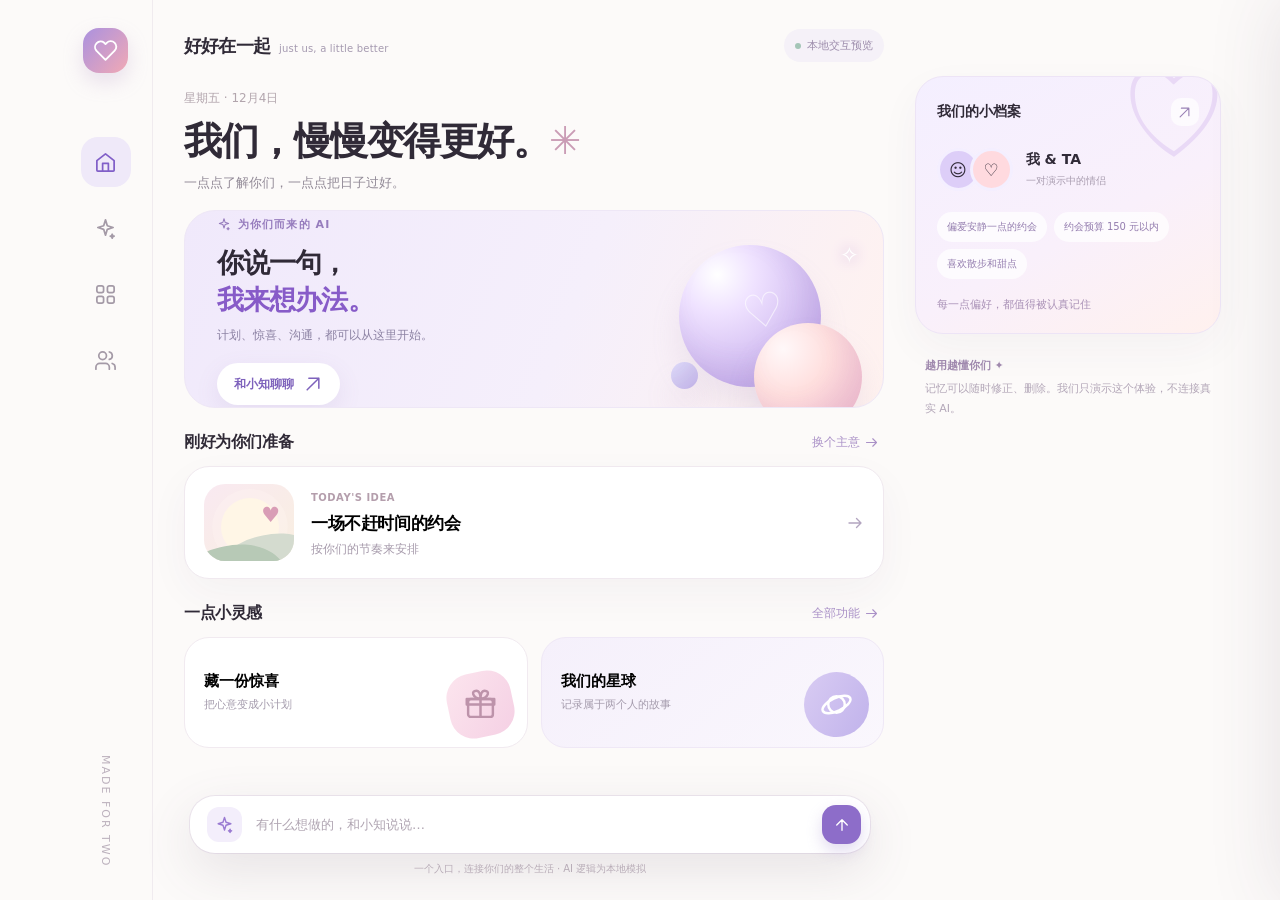
<file: prototype/v0.3/index.html>
<!doctype html>
<html lang="zh-CN"><head><meta charset="utf-8"><meta name="viewport" content="width=device-width, initial-scale=1, viewport-fit=cover"><meta name="theme-color" content="#fcfaf9"><title>好好在一起 · AI 情侣生态 V0.3</title>
<style>
:root{--ink:#302a37;--sub:#918996;--line:#f0ebef;--purple:#8868c9;--pink:#d788a7;--paper:#fcfaf9;--white:#fff;--shadow:0 15px 42px rgba(68,42,83,.045)}*{box-sizing:border-box}html,body{margin:0;min-width:320px;background:var(--paper);color:var(--ink);font-family:-apple-system,BlinkMacSystemFont,"PingFang SC","Microsoft YaHei",ui-sans-serif,system-ui,sans-serif;-webkit-font-smoothing:antialiased}body{overflow-x:hidden}button,input{font:inherit}button{cursor:pointer;-webkit-tap-highlight-color:transparent}button:focus-visible,input:focus-visible{outline:3px solid #cbbaf6;outline-offset:3px}button:disabled{opacity:.5;cursor:not-allowed}.ic{width:20px;height:20px;stroke:currentColor;stroke-width:1.8;stroke-linecap:round;stroke-linejoin:round;fill:none;vertical-align:middle;flex-shrink:0}.hidden{display:none!important}
.app{max-width:1280px;margin:auto;min-height:100vh;display:grid;grid-template-columns:94px minmax(0,700px) minmax(250px,306px);justify-content:center;gap:clamp(15px,2.4vw,34px);padding:0 28px}.rail{position:sticky;top:0;height:100vh;border-right:1px solid var(--line);display:flex;align-items:center;flex-direction:column;padding-top:28px;gap:24px}.logo{height:45px;width:45px;border:0;border-radius:16px;background:linear-gradient(130deg,#aa91df,#f1a9b5);color:#fff;display:grid;place-items:center;box-shadow:0 9px 20px #b79cca46}.logo .ic{height:25px;width:25px}.railnav{display:flex;flex-direction:column;gap:16px;margin-top:40px}.navbtn{width:50px;height:50px;border-radius:17px;background:transparent;border:0;color:#a49aa7;display:grid;place-items:center;transition:.2s}.navbtn:hover,.navbtn.on{color:#815fc8;background:#efe9f9}.navbtn .ic{width:23px;height:23px}.rail-foot{margin-top:auto;margin-bottom:33px;font-size:11px;color:#bcb1bd;writing-mode:vertical-rl;letter-spacing:2px}.content{padding:23px 0 98px;min-width:0}.bar{height:45px;display:flex;align-items:center;justify-content:space-between;gap:10px;margin-bottom:22px}.wordmark{font-weight:780;font-size:18px;letter-spacing:-.8px}.wordmark span{color:#a59ab0;font-size:10px;font-weight:500;margin-left:9px;letter-spacing:.2px}.pill{display:inline-flex;gap:6px;align-items:center;background:#f5f1f8;border-radius:99px;color:#9c8cab;font-size:11px;padding:9px 11px;white-space:nowrap}.pill i{width:6px;height:6px;background:#a4c5b7;border-radius:50%}.heading{margin:0 0 16px}.heading small{display:block;font-size:12px;color:#b2a5ad;margin-bottom:10px}.heading h1{font-size:clamp(26px,3vw,39px);letter-spacing:-1.5px;line-height:1.27;font-weight:710;margin:0 0 7px}.heading p{color:var(--sub);font-size:13px;line-height:1.6;margin:0}.hero{height:198px;border-radius:31px;position:relative;overflow:hidden;background:linear-gradient(112deg,#f0e9fb,#f5effb 55%,#fff2ef);padding:30px 32px;border:1px solid #eee7f6;display:flex;align-items:center}.hero-copy{z-index:1;position:relative}.overline{font-size:11px;color:#967cbd;letter-spacing:1.1px;font-weight:680;display:inline-flex;align-items:center;gap:7px}.overline .ic{width:14px;height:14px}.hero h2{font-size:27px;line-height:1.4;letter-spacing:-.9px;margin:12px 0 8px;font-weight:720}.hero h2 span{color:#875bc8}.hero p{margin:0;color:#8c82a3;font-size:12px}.hero-action{margin-top:19px;border:0;border-radius:99px;padding:11px 17px;background:#fff;color:#7e62bc;font-size:12px;font-weight:760;box-shadow:0 8px 24px #8160a81c;display:inline-flex;gap:9px;align-items:center}.hero-art{position:absolute;width:220px;height:210px;right:15px;top:14px;pointer-events:none}.bubble{position:absolute;border-radius:50%;box-shadow:inset -14px -18px 29px #76609d18,0 20px 30px #a68bba24}.bubble.one{height:142px;width:142px;background:radial-gradient(circle at 27% 21%,#fff 0%,#efe2ff 25%,#c9b1ed 75%,#b3a0df 100%);right:47px;top:20px}.bubble.two{height:108px;width:108px;background:radial-gradient(circle at 27% 24%,#fff8f9 0%,#ffdfde 40%,#f4b5cc 100%);right:6px;top:98px}.bubble.three{height:27px;width:27px;background:linear-gradient(135deg,#e5e3ff,#c8b9ed);right:170px;top:137px}.spark{position:absolute;color:white;text-shadow:0 0 15px #af87d6;font-size:23px;right:9px;top:17px}.heart-mark{position:absolute;top:58px;right:84px;font-size:47px;color:#fff9;transform:rotate(-10deg)}
.section-head{margin:21px 0 10px;display:flex;align-items:center;justify-content:space-between}.section-head h3{font-size:16px;font-weight:730;letter-spacing:-.4px;margin:0}.subtle-link{border:0;background:transparent;font-size:12px;color:#aa91c7;display:flex;gap:4px;align-items:center;padding:5px}.subtle-link .ic{width:15px;height:15px}.featured{width:100%;border:1px solid #f0e9ef;border-radius:25px;background:#fff;box-shadow:var(--shadow);padding:17px 19px;text-align:left;display:flex;align-items:center;gap:17px;min-height:107px;transition:.2s}.featured:hover,.tile:hover{transform:translateY(-2px);box-shadow:0 14px 39px #73518214}.figure{height:77px;width:90px;border-radius:21px;background:linear-gradient(140deg,#f9e9f1,#f9efe0);flex-shrink:0;display:grid;place-items:center;overflow:hidden;position:relative}.figure .sun{width:58px;height:58px;position:absolute;border-radius:50%;background:#fff6e6;top:14px;left:17px;box-shadow:0 0 0 9px #fff8f140}.figure .hill{position:absolute;width:115px;height:80px;border-radius:48%;background:#d4dbcf;top:51px;left:8px;transform:rotate(-13deg)}.figure .hill.two{background:#b7c9b6;top:62px;left:-31px}.figure .tiny-heart{position:absolute;color:#d99db6;font-size:21px;right:14px;top:19px}.featured-text{flex:1;min-width:0}.eyelabel{font-size:10px;color:#b49eac;font-weight:670;letter-spacing:.5px}.featured h4{font-weight:720;font-size:17px;margin:7px 0 6px;letter-spacing:-.4px}.featured p{font-size:12px;color:#a69aab;white-space:nowrap;overflow:hidden;text-overflow:ellipsis;margin:0}.featured .arrow{color:#b3a5c0}.featured .arrow .ic{width:18px;height:18px}.tiles{display:grid;grid-template-columns:repeat(2,minmax(0,1fr));gap:13px}.tile{height:111px;border:1px solid #f1eaf0;border-radius:25px;background:#fff;position:relative;text-align:left;overflow:hidden;padding:19px;transition:.2s}.tile:nth-child(2){background:linear-gradient(140deg,#f5f0fb,#faf7fd);border-color:#efe8f6}.tile h4{font-size:15px;font-weight:710;margin:0 0 6px;position:relative;z-index:1}.tile p{color:#a49bac;font-size:11px;margin:0;position:relative;z-index:1}.tile-art{position:absolute;right:14px;bottom:10px;width:65px;height:65px;border-radius:24px;display:grid;place-items:center;transform:rotate(-12deg);color:#bd93aa;background:linear-gradient(130deg,#fce5ee,#f5d0e4)}.tile-art .ic{width:33px;height:33px;transform:rotate(12deg)}.tile:nth-child(2) .tile-art{background:linear-gradient(130deg,#d9ccf3,#c0b2eb);color:#fff;border-radius:50%}.right{padding:76px 0 100px}.profile{padding:21px;background:linear-gradient(152deg,#f4efff,#f9f0fb 58%,#fff1ee);border:1px solid #ede4f6;border-radius:28px;box-shadow:var(--shadow);position:relative;overflow:hidden}.profile:after{content:'♡';position:absolute;color:#e9d9f6;font-size:110px;right:-9px;top:-36px;font-family:serif;pointer-events:none}.profile-top{display:flex;justify-content:space-between;align-items:center;position:relative;z-index:1}.profile-top strong{font-size:14px}.profile-top button{border:0;background:#ffffffba;color:#9a82b6;width:28px;height:28px;border-radius:10px;display:grid;place-items:center}.profile-top .ic{width:15px;height:15px}.couple{display:flex;gap:13px;align-items:center;position:relative;z-index:1;margin:22px 0 21px}.duo{display:flex}.av{width:43px;height:43px;border-radius:50%;display:grid;place-items:center;background:#ddcef8;border:3px solid #f4efff;font-size:17px}.av:nth-child(2){background:#ffdadf;margin-left:-10px}.cnames{min-width:0}.cnames b{display:block;font-size:14px;white-space:nowrap;overflow:hidden;text-overflow:ellipsis;max-width:155px}.cnames small{font-size:10px;color:#a89caf}.tag-row{display:flex;gap:7px;flex-wrap:wrap;position:relative;z-index:1}.tag{display:inline-flex;padding:8px 10px;background:#ffffffbf;border-radius:99px;color:#937cae;font-size:10px;max-width:100%;overflow:hidden;text-overflow:ellipsis;white-space:nowrap}.profile-foot{font-size:11px;color:#aa92b7;margin-top:18px;position:relative;z-index:1}.profile-foot b{font-weight:750;color:#926eaf}.aside-tip{margin:22px 10px;font-size:11px;line-height:1.8;color:#b3a7b8}.aside-tip span{display:block;color:#a18aaf;font-weight:700;margin-bottom:3px}
.dock{position:fixed;bottom:24px;left:calc(50% - 110px);transform:translateX(-50%);width:min(680px,calc(100vw - 430px));z-index:8}.entry{background:#fff;border-radius:25px;box-shadow:0 17px 52px #65536a24,0 0 0 1px #eee7ef;display:flex;align-items:center;padding:9px 9px 9px 17px;gap:12px}.assistant-mark{color:#9a7bd2;background:#f3eefb;height:35px;width:35px;border-radius:12px;display:grid;place-items:center;flex-shrink:0}.assistant-mark .ic{width:19px;height:19px}.entry input{border:0;outline:0;min-width:0;flex:1;font-size:13px;color:#3c3142;background:transparent}.entry input::placeholder{color:#b0a5b2}.round-send{width:39px;height:39px;border-radius:14px;background:#8d6dc9;color:white;display:grid;place-items:center;border:0;box-shadow:0 7px 15px #a48cce50}.round-send .ic{width:18px;height:18px}.dock-note{font-size:10px;color:#b8acb7;text-align:center;margin-top:9px}.mobile-nav{display:none}
.view{display:none}.view.active{display:block}.library-head{display:flex;align-items:center;justify-content:space-between}.library-grid{display:grid;grid-template-columns:repeat(2,minmax(0,1fr));gap:13px;margin-top:26px}.lib-card{min-height:158px;padding:19px;text-align:left;background:#fff;border:1px solid #eee9ed;border-radius:25px;position:relative;overflow:hidden}.lib-icon{display:grid;place-items:center;width:48px;height:48px;border-radius:17px;background:#f5ebf7;color:#b58ab9;margin-bottom:17px}.lib-card:nth-child(4n+2) .lib-icon{background:#f5eaf0;color:#cd86a9}.lib-card:nth-child(4n+3) .lib-icon{background:#ebf4ec;color:#8baa99}.lib-card:nth-child(4n+4) .lib-icon{background:#f5f1e5;color:#c9ac7e}.lib-card b{font-size:14px}.lib-card small{display:block;color:#aca2af;font-size:11px;margin-top:7px}.mine-summary{margin-top:28px;background:#fff;border:1px solid var(--line);padding:24px;border-radius:25px}.mine-title{font-size:14px;font-weight:730;margin:0 0 16px}.memory-list{display:grid;gap:8px}.memory-item{padding:13px 14px;background:#faf8fb;border-radius:14px;display:flex;align-items:center;justify-content:space-between;gap:15px}.memory-item span{font-size:12px;color:#6d6078;line-height:1.6}.memory-item button{border:0;background:#fff;color:#b79ebc;font-size:11px;border-radius:8px;padding:7px 10px;flex-shrink:0}.tiny-hint{color:#b5aab5;font-size:11px;line-height:1.6;margin:14px 0 0}.saved-list{display:grid;gap:11px;margin-top:20px}.saved-card{border:1px solid #f0e9ef;background:white;border-radius:17px;padding:15px;display:flex;align-items:center;justify-content:space-between}.saved-card strong{font-size:13px}.saved-card span{color:#9f93a0;font-size:10px;display:block;margin-top:4px}.saved-card button{background:#f8f2f8;border:0;border-radius:10px;padding:8px 10px;color:#9779aa;font-size:12px}
/* sheets */.veil{position:fixed;inset:0;background:rgba(46,35,54,.24);backdrop-filter:blur(5px);z-index:20;opacity:0;pointer-events:none;transition:opacity .25s}.veil.show{opacity:1;pointer-events:auto}.sheet{position:fixed;z-index:21;right:0;top:0;bottom:0;width:min(482px,100%);background:#fcfafb;transform:translateX(105%);transition:transform .28s cubic-bezier(.22,.61,.36,1);box-shadow:-20px 0 75px #46344e23;display:flex;flex-direction:column}.sheet.show{transform:translateX(0)}.sheet-top{padding:21px 24px;display:flex;justify-content:space-between;align-items:center;border-bottom:1px solid #f0ebf0;background:#fff}.sheet-title{font-size:15px;font-weight:740;display:flex;gap:10px;align-items:center}.sheet-title .ic{color:#9774ca}.close{width:33px;height:33px;border-radius:12px;background:#f7f3f8;border:0;color:#a599ae;display:grid;place-items:center}.close .ic{width:17px;height:17px}.sheet-scroll{overflow:auto;flex:1;padding:21px 24px 25px;scrollbar-width:thin}.sheet-bottom{background:#fcfafb;padding:14px 22px calc(16px + env(safe-area-inset-bottom));border-top:1px solid #f2ebf1}.messages{display:flex;flex-direction:column;gap:16px}.msg{font-size:13px;line-height:1.75;max-width:91%;border-radius:20px;padding:14px 16px;white-space:pre-line}.msg.ai{background:#f1ecf8;color:#544768;align-self:flex-start;border-top-left-radius:7px}.msg.me{background:#8d6bc9;color:white;align-self:flex-end;border-top-right-radius:7px}.msg small{display:block;margin-bottom:5px;font-size:10px;opacity:.67;font-weight:730}.flow-result{margin-top:0;border:1px solid #eee6f2;background:#fff;border-radius:23px;padding:18px;box-shadow:0 10px 25px #5b487809}.flow-eyebrow{font-size:10px;color:#ad9abf;display:flex;gap:6px;align-items:center}.flow-eyebrow .ic{width:15px;height:15px}.flow-result h4{font-size:17px;margin:10px 0 8px;letter-spacing:-.3px}.flow-result p{font-size:12px;color:#9b8d9f;line-height:1.7;margin:0 0 14px}.module-pills{display:flex;gap:6px;flex-wrap:wrap}.module-pill{padding:7px 9px;background:#f7f2fa;color:#9b7eba;border-radius:99px;font-size:10px}.flow-actions{display:flex;gap:8px;margin-top:15px}.light-btn,.purple-btn{border:0;border-radius:13px;padding:11px 14px;font-size:12px;font-weight:690}.purple-btn{background:#8968c7;color:#fff}.light-btn{background:#f2edf7;color:#987dbb}.chat-entry{margin:0}.chat-entry input{font-size:13px}.chips{display:flex;gap:8px;overflow-x:auto;padding:0 0 13px;scrollbar-width:none}.chip-btn{border:1px solid #ece4f4;background:#fff;color:#977db1;font-size:11px;white-space:nowrap;padding:9px 12px;border-radius:99px}.detail-head{height:135px;background:linear-gradient(130deg,#f3eafa,#fff3ef);border-radius:23px;margin:0 0 23px;display:flex;align-items:center;justify-content:center;position:relative;overflow:hidden}.detail-blob{width:102px;height:102px;border-radius:38%;background:linear-gradient(130deg,#cab6ec,#f4b9c9);box-shadow:inset -15px -15px 22px #9781c12c,0 17px 29px #9684b832;display:grid;place-items:center;color:white;transform:rotate(-15deg)}.detail-blob .ic{width:49px;height:49px;transform:rotate(15deg)}.detail-name{font-size:22px;margin:0 0 9px}.detail-desc{font-size:13px;color:#998d9a;line-height:1.8;margin:0 0 21px}.detail-section{border-top:1px solid var(--line);padding:19px 0}.detail-section b{font-size:13px}.detail-section p{font-size:12px;color:#9e929f;line-height:1.8;margin:10px 0 0}.detail-list{display:grid;gap:10px;margin-top:13px}.detail-step{display:flex;gap:11px;align-items:flex-start;color:#706475;font-size:12px;line-height:1.5}.step-dot{background:#f3ebfa;color:#9d7db5;flex-shrink:0;border-radius:50%;height:24px;width:24px;display:grid;place-items:center;font-size:10px;font-weight:800}.detail-action{width:100%;padding:15px;border-radius:16px;font-size:13px}.toast{position:fixed;z-index:30;bottom:105px;left:50%;transform:translate(-50%,15px);background:#362c42;color:#fff;font-size:12px;padding:12px 16px;border-radius:99px;opacity:0;pointer-events:none;transition:.25s}.toast.show{opacity:1;transform:translate(-50%,0)}
@media(max-width:1100px){.app{grid-template-columns:80px minmax(0,650px) 260px;padding:0 14px;gap:17px}.dock{left:calc(50% - 90px);width:min(625px,calc(100vw - 395px))}.hero-art{right:-45px}}
@media(max-width:850px){.app{display:block;padding:0 20px;max-width:680px}.rail,.right{display:none}.content{padding-top:7px;padding-bottom:165px}.bar{height:39px;margin-bottom:13px}.heading{margin-bottom:12px}.heading h1{font-size:29px}.hero{height:172px}.hero-art{right:-32px;top:10px;transform:scale(.88)}.profile-mobile{display:block!important;margin-bottom:17px}.profile-mobile .profile{padding:12px 15px;border-radius:21px}.profile-mobile .couple{margin:6px 0 8px;gap:9px}.profile-mobile .av{width:39px;height:39px}.profile-mobile .profile-foot{display:none}.profile-mobile .tag-row{gap:6px;max-width:100%;flex-wrap:nowrap;overflow:hidden}.profile-mobile .tag{padding:5px 8px;flex-shrink:0;max-width:48%}.profile-mobile .tag:nth-child(n+3){display:none}.dock{left:12px;right:12px;width:auto;bottom:calc(69px + env(safe-area-inset-bottom));transform:none}.dock-note{display:none}.entry{border-radius:20px;padding:6px 7px 6px 10px;gap:9px}.assistant-mark{width:34px;height:34px}.mobile-nav{display:flex;position:fixed;z-index:9;bottom:0;left:0;right:0;height:calc(62px + env(safe-area-inset-bottom));background:#fffefa;border-top:1px solid #eee8ed;padding-bottom:env(safe-area-inset-bottom);justify-content:space-around;align-items:center}.mobile-nav button{display:flex;align-items:center;flex-direction:column;gap:4px;color:#aaa0aa;font-size:10px;background:none;border:0;padding:8px 18px}.mobile-nav button.on{color:#8b68c8}.mobile-nav .ic{width:22px;height:22px}.toast{bottom:170px}.sheet{width:100%;top:4%;border-radius:25px 25px 0 0;transform:translateY(105%)}.sheet.show{transform:translateY(0)}.sheet-top{border-radius:25px 25px 0 0}.sheet-scroll{padding:19px 20px}.sheet-bottom{padding:10px 14px calc(15px + env(safe-area-inset-bottom))}}
@media(max-width:470px){.app{padding:0 17px}.bar{margin-bottom:12px}.wordmark span{display:none}.heading small{font-size:11px}.heading h1{font-size:26px}.heading p{font-size:12px}.hero{height:164px;padding:19px 23px;border-radius:24px}.hero h2{font-size:21px;margin:7px 0 6px}.hero p{font-size:11px}.hero-action{font-size:11px;margin-top:9px;padding:8px 13px}.hero-art{transform:scale(.65);transform-origin:right center;right:-23px;top:-11px}.section-head{margin:17px 0 9px}.featured{min-height:91px;padding:10px;border-radius:20px;gap:12px}.figure{height:70px;width:72px;border-radius:17px}.featured h4{font-size:14px}.featured p{font-size:11px}.tile{height:100px;padding:13px;border-radius:20px}.tile h4{font-size:14px}.tile-art{right:7px;bottom:5px;transform:scale(.74) rotate(-12deg)}.profile-mobile{margin-bottom:12px}.profile-mobile .tag-row{max-width:270px}}
@media(prefers-reduced-motion:reduce){*,*:before,*:after{transition:none!important;animation:none!important}}
</style></head><body>
<div class="app">
<aside class="rail"><button class="logo" data-page="home" aria-label="首页"><span data-icon="heart"></span></button><nav class="railnav"><button class="navbtn on" data-page="home" title="今天" aria-label="今天"><span data-icon="home"></span></button><button class="navbtn" data-openchat="1" title="和 AI 聊" aria-label="和 AI 聊"><span data-icon="sparkles"></span></button><button class="navbtn" data-page="library" title="功能灵感" aria-label="功能灵感"><span data-icon="grid"></span></button><button class="navbtn" data-page="mine" title="我们" aria-label="我们"><span data-icon="users"></span></button></nav><span class="rail-foot">MADE FOR TWO</span></aside>
<main class="content"><div class="bar"><div class="wordmark">好好在一起<span>just us, a little better</span></div><div class="pill"><i></i> <span>本地交互预览</span></div></div>
<section id="home" class="view active">
<div class="heading"><small id="greet">MONDAY · 一起生活的日子</small><h1>我们，慢慢变得更好。<span style="font-weight:400;color:#ca9cb5">✳</span></h1><p>一点点了解你们，一点点把日子过好。</p></div>
<div class="profile-mobile hidden" id="mobileProfile"></div>
<div class="hero"><div class="hero-copy"><span class="overline"><span data-icon="sparkles"></span> 为你们而来的 AI</span><h2>你说一句，<br><span>我来想办法。</span></h2><p>计划、惊喜、沟通，都可以从这里开始。</p><button class="hero-action" data-openchat="1">和小知聊聊 <span data-icon="arrow-up-right"></span></button></div><div class="hero-art"><div class="bubble one"></div><div class="bubble two"></div><div class="bubble three"></div><span class="spark">✧</span><span class="heart-mark">♡</span></div></div>
<div class="section-head"><h3>刚好为你们准备</h3><button class="subtle-link" data-openchat="1">换个主意 <span data-icon="arrow-right"></span></button></div>
<button class="featured" id="featured" data-detail="date"><span class="figure"><span class="sun"></span><span class="hill"></span><span class="hill two"></span><span class="tiny-heart">♥</span></span><span class="featured-text"><span class="eyelabel">TODAY'S IDEA</span><h4 id="featuredTitle">一场不赶时间的约会</h4><p id="featuredCaption">在意你们喜欢的相处节奏</p></span><span class="arrow" data-icon="arrow-right"></span></button>
<div class="section-head"><h3>一点小灵感</h3><button class="subtle-link" data-page="library">全部功能 <span data-icon="arrow-right"></span></button></div><div class="tiles"><button class="tile" data-detail="surprise"><h4>藏一份惊喜</h4><p>把心意变成小计划</p><span class="tile-art"><span data-icon="gift"></span></span></button><button class="tile" data-detail="universe"><h4>我们的星球</h4><p>记录属于两个人的故事</p><span class="tile-art"><span data-icon="orbit"></span></span></button></div>
</section>
<section id="library" class="view"><div class="heading"><small>YOUR LITTLE WORLD</small><h1>想做什么，都有办法。</h1><p>这些是 AI 可以为你们协调的能力。</p></div><div class="library-grid" id="libraryGrid"></div></section>
<section id="mine" class="view"><div class="heading"><small>ABOUT US</small><h1>更了解，更合拍。</h1><p>这里的一切，都可以让 AI 重新认识。</p></div><div id="mineProfile"></div><button class="featured" data-page="saved" style="margin-top:17px;min-height:62px;justify-content:space-between;padding:14px 18px"><span style="font-size:13px;font-weight:700">收藏的计划 ♡</span><span data-icon="arrow-right"></span></button><div class="mine-summary"><h3 class="mine-title">AI 记得的小事 <span style="font-size:10px;color:#b6a8bd;font-weight:400">· 可随时忘记</span></h3><div class="memory-list" id="memoryList"></div><p class="tiny-hint">想修改偏好？直接告诉小知，例如“我不喜欢人多的地方”。</p></div></section>
<section id="saved" class="view"><div class="heading"><small>COLLECTED MOMENTS</small><h1>替你们留着。</h1><p>收藏的计划和惊喜，都在这里。</p></div><div class="saved-list" id="savedList"></div><button class="light-btn" data-page="mine" style="margin-top:17px">返回我们的小档案</button></section>
</main>
<aside class="right"><div id="sideProfile"></div><p class="aside-tip"><span>越用越懂你们 ✦</span>记忆可以随时修正、删除。我们只演示这个体验，不连接真实 AI。</p></aside>
</div>
<div class="dock" id="dock"><form class="entry" id="homeForm"><span class="assistant-mark" data-icon="sparkles"></span><input id="homeInput" autocomplete="off" aria-label="和 AI 说需求" placeholder="有什么想做的，和小知说说…" maxlength="320"><button class="round-send" type="submit" aria-label="发送"><span data-icon="arrow-up"></span></button></form><div class="dock-note">一个入口，连接你们的整个生活 · AI 逻辑为本地模拟</div></div>
<nav class="mobile-nav"><button data-page="home" class="on"><span data-icon="home"></span>今天</button><button data-openchat="1"><span data-icon="sparkles"></span>小知</button><button data-page="library"><span data-icon="grid"></span>发现</button><button data-page="mine"><span data-icon="users"></span>我们</button></nav>
<div class="veil" id="veil"></div><section class="sheet" id="sheet" role="dialog" aria-modal="true" aria-label="AI 对话及功能详情"><div class="sheet-top"><div class="sheet-title" id="sheetTitle"><span data-icon="sparkles"></span> 小知</div><button class="close" id="closeSheet" aria-label="关闭"><span data-icon="x"></span></button></div><div class="sheet-scroll" id="sheetScroll"></div><div class="sheet-bottom" id="sheetBottom"></div></section><div class="toast" id="toast" aria-live="polite"></div>
<script>
(()=>{'use strict';
const iconMap={heart:'<path d="M20.8 4.6a5.4 5.4 0 0 0-7.6 0L12 5.8l-1.2-1.2a5.4 5.4 0 0 0-7.6 7.6L12 21l8.8-8.8a5.4 5.4 0 0 0 0-7.6Z"/>',home:'<path d="m3 10 9-7 9 7v10a1 1 0 0 1-1 1H4a1 1 0 0 1-1-1V10Z"/><path d="M9 21v-8h6v8"/>',sparkles:'<path d="m12 3 1.9 6.1L20 11l-6.1 1.9L12 19l-1.9-6.1L4 11l6.1-1.9L12 3Z"/><path d="m19 18 .6 1.5L21 20l-1.4.5L19 22l-.6-1.5L17 20l1.4-.5L19 18Z"/>',grid:'<rect x="3" y="3" width="7" height="7" rx="2"/><rect x="14" y="3" width="7" height="7" rx="2"/><rect x="3" y="14" width="7" height="7" rx="2"/><rect x="14" y="14" width="7" height="7" rx="2"/>',users:'<path d="M16 21v-2a4 4 0 0 0-4-4H6a4 4 0 0 0-4 4v2"/><circle cx="9" cy="7" r="4"/><path d="M22 21v-2a4 4 0 0 0-3-3.9M16 3.1a4 4 0 0 1 0 7.8"/>',gift:'<rect x="3" y="8" width="18" height="13" rx="2"/><path d="M12 8v13M2 8h20v4H2z"/><path d="M12 8c-6-1-7-6-3-6 2 0 3 3 3 6Zm0 0c6-1 7-6 3-6-2 0-3 3-3 6Z"/>',orbit:'<circle cx="12" cy="12" r="6"/><ellipse cx="12" cy="12" rx="11" ry="4.7" transform="rotate(-25 12 12)"/>',calendar:'<rect x="3" y="5" width="18" height="16" rx="2"/><path d="M8 3v4M16 3v4M3 10h18M8 15h3"/>',arrow:'<path d="M12 19V5m-7 7 7-7 7 7"/>','arrow-up':'<path d="M12 19V5m-7 7 7-7 7 7"/>','arrow-right':'<path d="M4 12h16m-6-6 6 6-6 6"/>','arrow-up-right':'<path d="M5 19 19 5M7 5h12v12"/>',x:'<path d="M18 6 6 18M6 6l12 12"/>',heart2:'<path d="M20.8 4.6a5.4 5.4 0 0 0-7.6 0L12 5.8l-1.2-1.2a5.4 5.4 0 0 0-7.6 7.6L12 21l8.8-8.8a5.4 5.4 0 0 0 0-7.6Z"/>',camera:'<path d="M3 7h4l2-3h6l2 3h4v13H3z"/><circle cx="12" cy="13" r="4"/>',check:'<path d="m4 12 5 5L20 6"/>',moon:'<path d="M20 15.4A8.5 8.5 0 0 1 8.6 4a8.5 8.5 0 1 0 11.4 11.4Z"/>',list:'<path d="M9 6h12M9 12h12M9 18h12M3 6h.1M3 12h.1M3 18h.1"/>',chat:'<path d="M21 11.5a8.5 8.5 0 0 1-8.5 8.5 9 9 0 0 1-4.4-1.2L3 21l1.6-5a8.5 8.5 0 1 1 16.4-4.5Z"/>',wallet:'<rect x="3" y="6" width="18" height="15" rx="3"/><path d="M3 9V5a2 2 0 0 1 2-2h13M16 14h5"/>',compass:'<circle cx="12" cy="12" r="9"/><path d="m15.7 8.3-2.3 5.1-5.1 2.3 2.3-5.1 5.1-2.3Z"/>',star:'<path d="m12 3 2.8 5.7 6.2.9-4.5 4.4 1.1 6.2-5.6-2.9-5.6 2.9 1.1-6.2L3 9.6l6.2-.9L12 3Z"/>',coffee:'<path d="M4 8h14v8a6 6 0 0 1-6 6h-2a6 6 0 0 1-6-6V8Zm14 2h3v3a3 3 0 0 1-3 3M8 2v3m5-3v3"/>',pencil:'<path d="m4 19 4.3-1 10.8-10.8-3.3-3.3L5 14.7 4 19ZM14.7 5l3.3 3.3"/>',trash:'<path d="M3 6h18M8 6V4h8v2m3 0-1 15H6L5 6M10 10v7M14 10v7"/>'};
const i=(name)=>`<svg class="ic" viewBox="0 0 24 24" aria-hidden="true">${iconMap[name]||iconMap.heart}</svg>`;function fillIcons(root=document){root.querySelectorAll('[data-icon]').forEach(e=>e.innerHTML=i(e.dataset.icon))}fillIcons();
const key='couple-ai-v03';const initial={names:['我','TA'],mem:[{id:1,text:'偏爱安静一点的约会',type:'vibe'},{id:2,text:'约会预算 150 元以内',type:'budget'},{id:3,text:'喜欢散步和甜点',type:'like'}],avoids:[],likes:['散步','甜点'],budget:150,feedback:0,last:'date',saved:[],chats:[],demo:true};let state;try{state=JSON.parse(localStorage.getItem(key)||'null')||structuredClone(initial)}catch(e){state=structuredClone(initial)};state={...structuredClone(initial),...state};const persist=()=>{try{localStorage.setItem(key,JSON.stringify(state))}catch(e){}};const esc=s=>String(s??'').replace(/[&<>"']/g,ch=>({'&':'&amp;','<':'&lt;','>':'&gt;','"':'&quot;',"'":'&#39;'}[ch]));let activePage='home',activeSheet='',activeDetail='';let currentContent=null;const $=s=>document.querySelector(s);const baseLib=[{id:'date',title:'约会规划',tag:'把普通一天变特别',ico:'calendar'},{id:'surprise',title:'秘密策划师',tag:'小小惊喜，刚刚好',ico:'gift'},{id:'mood',title:'关系守护者',tag:'好好说话，好好靠近',ico:'heart2'},{id:'memory',title:'回忆胶囊',tag:'收好一起经历的故事',ico:'camera'},{id:'wishlist',title:'共同心愿',tag:'把以后慢慢变成现在',ico:'star'},{id:'food',title:'吃什么',tag:'选择困难也有人陪',ico:'coffee'},{id:'universe',title:'我们的小宇宙',tag:'专属角色与故事',ico:'orbit'},{id:'calendar',title:'生活日程',tag:'重要日子不会错过',ico:'list'}];
const info={date:{title:'刚好适合你们的约会',desc:'根据你们的喜好，把计划变得轻松一点。',steps:['选一个两个人都想去的地方','挑喜欢的活动，留点随性的时间','保存计划，临出门再检查'],mods:['约会','偏好','预算'],ico:'calendar',ask:'帮我们安排一场约会'},surprise:{title:'一个藏起来的小惊喜',desc:'用一点细节，让 TA 知道你有认真在意。',steps:['找到 TA 最近提过的一个小愿望','准备一张专属心意卡','挑合适的时机送出去'],mods:['惊喜','偏好','清单'],ico:'gift',ask:'帮我准备一个惊喜'},mood:{title:'慢一点，也能说清楚',desc:'不用先分对错，可以先把自己的感受说明白。',steps:['说出自己最在意的感受','试试一句不带指责的表达','等双方愿意时再谈具体期待'],mods:['表达','沟通','复盘'],ico:'heart2',ask:'帮我想想怎么好好沟通'},memory:{title:'每一段小事都值得收好',desc:'一句话也可以变成两个人以后会笑的故事。',steps:['和小知讲一段回忆','选择是否保存为共同记忆','以后可用它生成故事或纪念场景'],mods:['回忆','故事','小宇宙'],ico:'camera',ask:'帮我们记录一段回忆'},wishlist:{title:'未来，还有很多一起的事',desc:'把愿望交给 AI，它会帮你们拆成可执行的小行动。',steps:['说出一个共同心愿','整理所需准备和合适时机','保存下次可以继续'],mods:['心愿','计划','预算'],ico:'star',ask:'我想和TA一起去海边'},food:{title:'今天吃什么？',desc:'先考虑口味、心情和预算，给你们一个不纠结的方案。',steps:['参考近期喜好','选择外出还是在家','保存今天的决定'],mods:['偏好','餐食','预算'],ico:'coffee',ask:'今晚我们吃什么'},universe:{title:'属于你们的一颗星球',desc:'把回忆化成角色、场景和故事。这是丰富生态中的一个独立模块。',steps:['告诉 AI 你们的一段共同经历','演示世界如何根据线索变化','可以与记忆和故事功能联动'],mods:['小宇宙','故事','记忆'],ico:'orbit',ask:'用我们的回忆创造一个小宇宙'},calendar:{title:'生活里重要的小日子',desc:'把想记得的时刻放在一起，不需要事事操心。',steps:['和 AI 说一个重要日期','AI 协调日程与共同清单','确认后保存提醒计划'],mods:['日历','提醒','清单'],ico:'list',ask:'帮我规划下周末的约会日程'}};
const randomId=()=>Date.now()+Math.floor(Math.random()*1e5);function toast(t){const el=$('#toast');el.textContent=t;el.classList.add('show');clearTimeout(toast.timer);toast.timer=setTimeout(()=>el.classList.remove('show'),2300)}
const dateNice=()=>{const d=new Date();return ['星期日','星期一','星期二','星期三','星期四','星期五','星期六'][d.getDay()]+' · '+(d.getMonth()+1)+'月'+d.getDate()+'日'};
function getProfile(){const tags=state.mem.slice(0,3);return `<div class="profile"><div class="profile-top"><strong>我们的小档案</strong><button data-page="mine" title="查看与管理记忆">${i('arrow-up-right')}</button></div><div class="couple"><div class="duo"><span class="av">☺</span><span class="av">♡</span></div><div class="cnames"><b>${esc(state.names[0])} & ${esc(state.names[1])}</b><small>${state.demo?'一对演示中的情侣':'一起慢慢了解'}</small></div></div><div class="tag-row">${tags.map(t=>`<span class="tag">${esc(t.text)}</span>`).join('')}${tags.length===0?'<span class="tag">还在慢慢了解</span>':''}</div><div class="profile-foot">${state.feedback?`已参考 <b>${state.feedback}</b> 次偏好反馈`:'每一点偏好，都值得被认真记住'}</div></div>`}
function refresh(){const ph=getProfile();$('#mobileProfile').innerHTML=ph;$('#sideProfile').innerHTML=ph;$('#mineProfile').innerHTML=ph;$('#greet').textContent=dateNice();const isAvoid=state.avoids.some(x=>/人多|拥挤|热闹/.test(x));const caption=state.last==='surprise'?'藏一份恰好的心意':state.last==='mood'?'把感受整理好，再慢慢聊':state.last==='food'?'按你们的口味来决定':state.last==='universe'?'为你们的故事留一颗星':isAvoid?'记得你们更喜欢安静的地方':'按你们的节奏来安排';const t={date:'一场不赶时间的约会',surprise:'为 TA 策划一个小惊喜',mood:'给彼此一个好好说话的机会',food:'一顿两个人都满意的晚餐',universe:'看看你们的小宇宙',memory:'把今天变成一段回忆',wishlist:'一起实现一个心愿',calendar:'不遗漏每一个重要日子'};const id=info[state.last]?state.last:'date';$('#featured').dataset.detail=id;$('#featuredTitle').textContent=t[id];$('#featuredCaption').textContent=caption;$('#libraryGrid').innerHTML=baseLib.map(x=>`<button class="lib-card" data-detail="${x.id}"><span class="lib-icon">${i(x.ico)}</span><b>${x.title}</b><small>${x.tag}</small></button>`).join('');$('#memoryList').innerHTML=state.mem.length?state.mem.map(o=>`<div class="memory-item"><span>${esc(o.text)}</span><button data-forget="${o.id}">忘记</button></div>`).join(''):'<p class="tiny-hint">还没有记下什么。和小知聊一聊吧。</p>';$('#savedList').innerHTML=state.saved.length?state.saved.slice().reverse().map(s=>`<div class="saved-card"><div><strong>${esc(s.title)}</strong><span>${esc(s.subtitle||'收藏的小计划')}</span></div><button data-uncollect="${s.id}">移除</button></div>`).join(''):'<div class="mine-summary">还没有收藏，和小知聊一次试试看。♡</div>'}
function page(p){activePage=p;document.querySelectorAll('.view').forEach(e=>e.classList.toggle('active',e.id===p));document.querySelectorAll('[data-page]').forEach(e=>{if(e.classList.contains('navbtn')||e.closest('.mobile-nav'))e.classList.toggle('on',e.dataset.page===p)});refresh();window.scrollTo({top:0,behavior:'instant'})}
function showSheet(type){activeSheet=type;$('#veil').classList.add('show');$('#sheet').classList.add('show');$('#dock').classList.add('hidden');if(type==='chat'){renderChat();setTimeout(()=>$('#chatInput')?.focus(),200)}else renderDetail(type);document.body.style.overflow='hidden'}
function closeSheet(){activeSheet='';$('#veil').classList.remove('show');$('#sheet').classList.remove('show');$('#dock').classList.remove('hidden');document.body.style.overflow='';$('#homeInput').value=''}
function sheetHeading(name,ic){$('#sheetTitle').innerHTML=`${i(ic)} ${esc(name)}`}
function renderChat(){sheetHeading('小知 · 你们的 AI','sparkles');let bubbles=state.chats.map(m=>m.who==='me'?`<div class="msg me">${esc(m.text)}</div>`:`<div class="msg ai"><small>小知</small>${esc(m.text)}</div>`).join('');const latest=currentContent;const result=latest?`<div class="flow-result"><div class="flow-eyebrow">${i('sparkles')} 已协调的功能</div><h4>${esc(latest.title)}</h4><p>${esc(latest.desc)}</p><div class="module-pills">${latest.mods.map(x=>`<span class="module-pill">${esc(x)}</span>`).join('')}</div><div class="flow-actions"><button class="purple-btn" data-detail="${latest.id}">查看安排</button><button class="light-btn" data-chatcmd="换一个方案">换个想法</button></div></div>`:'';
$('#sheetScroll').innerHTML=`<div class="messages"><div class="msg ai"><small>小知 ✦</small>${state.chats.length?'我会参考你们刚才聊过的内容。':'有什么想做的，都可以跟我说。\n我会挑合适的功能，帮你们把事情安排起来。'}</div>${bubbles}${result}</div>`;$('#sheetBottom').innerHTML=`<div class="chips"><button class="chip-btn" data-chatcmd="周末想约会">安排约会</button><button class="chip-btn" data-chatcmd="给TA一个惊喜">制造惊喜</button><button class="chip-btn" data-chatcmd="我不喜欢人多">纠正偏好</button></div><form class="entry chat-entry" id="chatForm"><span class="assistant-mark">${i('sparkles')}</span><input id="chatInput" autocomplete="off" maxlength="320" placeholder="直接告诉我你的想法…" aria-label="告诉 AI 需求"><button class="round-send" type="submit" aria-label="发送">${i('arrow-up')}</button></form>`;$('#sheetScroll').scrollTop=$('#sheetScroll').scrollHeight}
function makePlan(id){const quiet=state.avoids.some(x=>/人多|热闹|拥挤/.test(x));const like=state.likes[0]||'散步';const money=state.budget;const options={date:{title:quiet?'一场避开人群的约会':'一场刚好适合你们的约会',desc:`参考了你们喜欢的「${like}」与 ${money} 元内预算。`,steps:quiet?[`挑一个人少的地方，安排 ${like}`,`留出 30 分钟一起喝点喜欢的东西`,`费用控制在 ${money} 元以内，节奏不要太赶`]:[`找一个有意思的新去处`,`一起试试 ${like} 或新活动`,`给自由相处留点时间`],mods:['关系记忆','约会规划','预算']},surprise:{title:'一份刚刚好的小惊喜',desc:'不是昂贵才珍贵，细节比形式更重要。',steps:[`围绕 TA 最近提起的兴趣准备一个小物件`,`写一张只属于你们的心意卡`,`用预算 ${money} 元以内的小计划完成惊喜`],mods:['秘密策划师','心愿','预算']},mood:{title:'给对话一点温柔的空间',desc:'无需立刻分出对错，先让感受有地方落下来。',steps:['想清楚自己希望被理解的那一部分','试着说“听到那句话，我感到很委屈”','等双方都愿意时，再讨论以后怎么做'],mods:['关系守护者','沟通辅助']},food:{title:'今晚就这样吃吧',desc:`试试符合 ${money} 元预算的轻松一餐。`,steps:[quiet?'选一家人少的餐厅或打包回家':'挑一家想尝试的店',`顺手买一点你们爱吃的${like==='甜点'?'甜点':'小食'}`,'饭后走一小段路，给彼此一点时间'],mods:['餐食选择','偏好记忆','预算']},memory:{title:'把今天留给未来的你们',desc:'一段话也能成为小故事的起点。',steps:['告诉我你们共同经历的一件小事','你确认是否保存到共同记忆','以后可以调故事模块或小宇宙来重现'],mods:['回忆胶囊','故事']},universe:{title:'你们的小宇宙，开始回应了',desc:'用共同经历塑造角色、空间和小故事。',steps:['选择你们想记录的一段回忆','组合一个轻量的专属场景','未来可以再补人物和连续剧情'],mods:['小宇宙','故事','记忆']},wishlist:{title:'把愿望变成一个小计划',desc:'先做能实现的一小步，而不是只存一个愿望。',steps:['说清楚你们想实现什么','估算准备所需的预算和时间','拆成三个容易开始的小步骤'],mods:['心愿清单','计划','预算']},calendar:{title:'把重要的小事安排好',desc:'让共同日程少一点忘记，多一点期待。',steps:['确认时间是否适合双方','整理当天需要提前准备的事项','确认后添加到计划清单'],mods:['日程','清单','计划']}};const o=options[id]||options.date;return {...o,id}}
function renderDetail(id){activeDetail=id;const d=info[id]||info.date;const plan=currentContent?.id===id?currentContent:makePlan(id);sheetHeading(d.title,d.ico);$('#sheetScroll').innerHTML=`<div class="detail-head"><div class="detail-blob">${i(d.ico)}</div></div><h2 class="detail-name">${esc(plan.title)}</h2><p class="detail-desc">${esc(plan.desc)}</p><div class="module-pills">${plan.mods.map(x=>`<span class="module-pill">${esc(x)}</span>`).join('')}</div><section class="detail-section"><b>AI 为你们整理</b><div class="detail-list">${plan.steps.map((s,index)=>`<div class="detail-step"><span class="step-dot">${index+1}</span><span>${esc(s)}</span></div>`).join('')}</div></section><section class="detail-section"><b>这次用了什么？</b><p>根据你们允许使用的偏好，调动适合当前任务的模块。真正的模型和自动执行功能尚未接入。</p></section>`;$('#sheetBottom').innerHTML=`<button class="purple-btn detail-action" data-aiask="${esc(d.ask)}">${i('sparkles')} 让小知继续帮我</button><button class="light-btn detail-action" style="margin-top:8px" data-save="${esc(id)}">${i('star')} 收藏这个方案</button>`;$('#sheetScroll').scrollTop=0}
function addMemory(text,type){const t=text.trim().slice(0,72);if(!t)return;state.mem=state.mem.filter(m=>m.type!==type||type==='memory');state.mem.unshift({id:randomId(),text:t,type});state.demo=false;state.feedback++;}
function analyzeMemory(q){let changed=[];const b=q.match(/(?:预算|花费|控制在|不超过|最多|人均|每人).*?(\d{1,5})\s*(?:元|块|rmb)?/i);if(b){const v=Number(b[1]);if(v>=10&&v<=20000){state.budget=v;addMemory(`约会预算 ${v} 元以内`,'budget');changed.push(`预算调整为 ${v} 元以内`)}}if(/不喜欢|讨厌|避开|别去|不要去|太吵|不想去人多/.test(q)){let avoid=/(人多|拥挤|热闹|吵|嘈杂)/.test(q)?'拥挤':q.match(/(?:不喜欢|讨厌|避开)(.{1,9})/)?.[1]||'';avoid=avoid.replace(/[，。！？,!.\s].*$/,'').slice(0,10);if(avoid&& !state.avoids.includes(avoid)){state.avoids.unshift(avoid);addMemory(`会避开${avoid}的安排`,'vibe');changed.push(`以后尽量避开${avoid}`)}}if(/喜欢|偏爱|最爱|爱吃/.test(q)&& !/不喜欢|讨厌/.test(q)){const m=q.match(/(?:喜欢|偏爱|最爱|爱吃)(?:吃|去|做)?(.{1,8})/);if(m){let like=m[1].split(/[，。！？,!.\s和跟还也、]/)[0].trim().slice(0,8);if(like&&!state.likes.includes(like)){state.likes.unshift(like);addMemory(`喜欢${like}`,'like');changed.push(`记住喜欢${like}`)}}}return changed}
function classify(q){if(/吵|难过|生气|委屈|不开心|误会|沟通|冷战|道歉|和好/.test(q))return 'mood';if(/惊喜|礼物|生日|纪念日|准备惊喜|送给/.test(q))return 'surprise';if(/宇宙|星球|世界|角色|创造故事|虚拟/.test(q))return 'universe';if(/回忆|记下|记录|保存今天|第一次见面|相册/.test(q))return 'memory';if(/吃|餐厅|外卖|火锅|晚饭|奶茶|饮料/.test(q))return 'food';if(/愿望|心愿|目标|想买|想实现/.test(q))return 'wishlist';if(/日历|日程|提醒|安排时间|什么时候/.test(q))return 'calendar';if(/约会|周末|散步|出去|去哪|旅行|计划|去哪玩/.test(q))return 'date';return null}
function respond(q){q=String(q||'').trim();if(!q){showSheet('chat');return}const note=analyzeMemory(q);if(/(?:记住|记下|记录)(?:我们|一下|今天|这个|那天|：|:)/.test(q)&&/(?:我们|一起|见面|那天|回忆|今天)/.test(q)){addMemory('共同回忆：'+q.replace(/^(?:请|帮我|帮我们)?(?:记住|记下|记录)/,'').slice(0,42),'memory');note.push('这段共同回忆已保存到本机演示记忆')}const type=classify(q);state.chats.push({who:'me',text:q});if(/^(换一个|再来一个|重新|换种)/.test(q)&&currentContent){const old=currentContent;currentContent={...old,title:old.id==='date'?'另一个更轻松的约会想法':old.id==='surprise'?'另一个藏着心意的小惊喜':'换一种方式试试看',steps:[...old.steps].reverse()};state.chats.push({who:'ai',text:'换了一个方向，先看看这个是否更合适。'});}else if(type){currentContent=makePlan(type);state.last=type;state.chats.push({who:'ai',text:note.length?'我先记下：'+note.join('、')+'。也准备了一份新安排。':'我参考了你们已保存的偏好，先把相关功能组合起来。'});}else if(note.length){currentContent=null;state.chats.push({who:'ai',text:'记住啦：'+note.join('、')+'。下次推荐会参考这个变化，你也可以随时让我忘掉。'});}else{currentContent=makePlan('date');state.last='date';state.chats.push({who:'ai',text:'收到！先给你们一个轻松的方向。需要更具体的安排，直接继续说就行。'});}state.chats=state.chats.slice(-24);persist();refresh();showSheet('chat')}
function saveDetail(id){const o=currentContent?.id===id?currentContent:makePlan(id);state.saved.push({id:randomId(),title:o.title,subtitle:o.mods.join(' · ')});persist();refresh();toast('已收藏到「我们」的计划里 ♡')}
function forget(id){const item=state.mem.find(x=>String(x.id)===String(id));state.mem=state.mem.filter(x=>String(x.id)!==String(id));if(item?.type==='like'){state.likes=state.likes.filter(x=>!item.text.includes(x))}if(item?.type==='budget')state.budget=150;if(item?.type==='vibe')state.avoids=[];state.feedback++;persist();refresh();toast('已从演示记忆中移除')}
document.addEventListener('click',e=>{const b=e.target.closest('button');if(!b)return;if(b.dataset.page){page(b.dataset.page);return}if(b.hasAttribute('data-openchat')){showSheet('chat');return}if(b.dataset.detail){showSheet(b.dataset.detail);return}if(b.dataset.chatcmd){respond(b.dataset.chatcmd);return}if(b.dataset.aiask){respond(b.dataset.aiask);return}if(b.dataset.save){saveDetail(b.dataset.save);return}if(b.dataset.forget){forget(b.dataset.forget);return}if(b.dataset.uncollect){state.saved=state.saved.filter(x=>String(x.id)!==b.dataset.uncollect);persist();refresh();toast('已移除收藏')}});
$('#homeForm').addEventListener('submit',e=>{e.preventDefault();const q=$('#homeInput').value;$('#homeInput').value='';respond(q)});document.addEventListener('submit',e=>{if(e.target.id==='chatForm'){e.preventDefault();const q=$('#chatInput').value;respond(q)}});$('#veil').addEventListener('click',closeSheet);$('#closeSheet').addEventListener('click',closeSheet);document.addEventListener('keydown',e=>{if(e.key==='Escape'&&activeSheet)closeSheet()});refresh();
})();
</script></body></html>
</file>
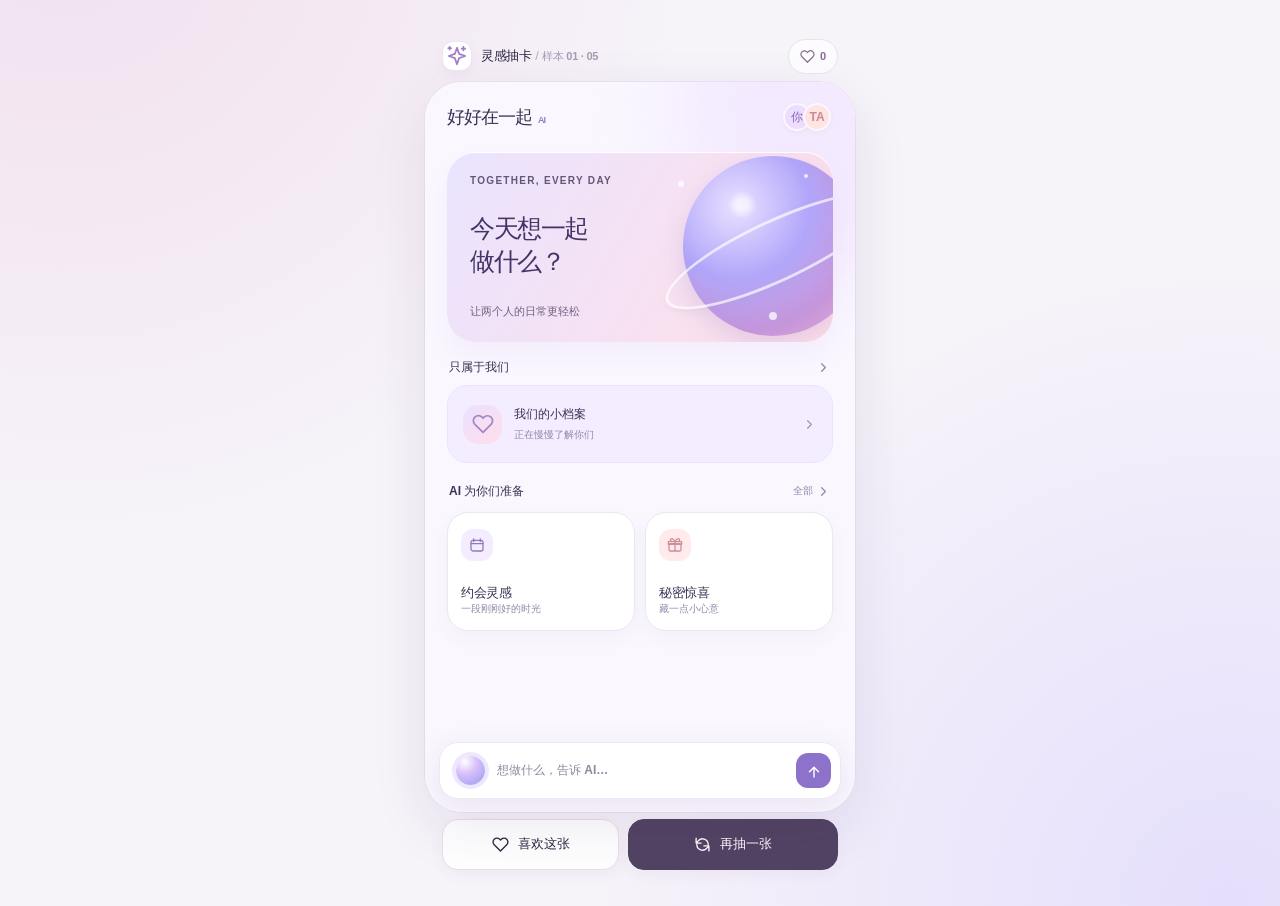
<file: prototype/v0.4/index.html>
<!doctype html>
<html lang="zh-CN">
<head>
<meta charset="utf-8" />
<meta name="viewport" content="width=device-width, initial-scale=1, maximum-scale=1, viewport-fit=cover" />
<meta name="theme-color" content="#fbf8ff" />
<title>情侣 AI · 手机 UI 抽卡实验室 V0.4</title>
<style>
:root{font-family:-apple-system,BlinkMacSystemFont,"PingFang SC","Microsoft YaHei",sans-serif;color:#2e2740;background:#f6f3f9;font-synthesis:none;--ink:#292537}
*{box-sizing:border-box}html,body{margin:0;min-height:100%;overflow-x:hidden}button,input{font:inherit}button{cursor:pointer;-webkit-tap-highlight-color:transparent}button:focus-visible,input:focus-visible{outline:2px solid #b79ff0;outline-offset:3px}button:disabled{opacity:.5;cursor:default}svg{display:block}button:focus:not(:focus-visible){outline:none}
button{border:0;background:none;color:inherit}.ic{width:18px;height:18px;stroke:currentColor;stroke-width:1.9;fill:none;stroke-linecap:round;stroke-linejoin:round;display:inline-block;vertical-align:middle;flex-shrink:0}.ic-sm{width:15px;height:15px}.ic-lg{width:22px;height:22px}
.lab{width:100%;min-height:100dvh;display:flex;flex-direction:column;align-items:center;background:radial-gradient(circle at 5% -10%,#f1e0ee,transparent 40%),radial-gradient(circle at 96% 100%,#e5dffc,transparent 42%),#f6f3f9}.lab-top{height:58px;width:min(430px,100%);display:flex;align-items:center;justify-content:space-between;padding:0 17px;flex-shrink:0;gap:12px;position:relative;z-index:3}.lab-name{display:flex;align-items:center;gap:9px;font-weight:750;font-size:13px;letter-spacing:-.02em}.lab-symbol{width:30px;height:30px;display:grid;place-items:center;background:#fff;border:1px solid #ece3f5;border-radius:11px;color:#a17eca;box-shadow:0 4px 12px #9576af12}.lab-meta{font-size:11px;color:#a49bb2;font-weight:600}.saved-trigger{display:flex;align-items:center;gap:5px;color:#8b6c97;font-size:11px;font-weight:700;background:#ffffffa8;border:1px solid #eae1ed;border-radius:999px;padding:9px 11px}.saved-trigger strong{font-size:11px}
.preview-shell{position:relative;width:min(430px,100%);height:calc(100dvh - 135px);max-height:850px;min-height:530px;overflow:hidden;background:#fff;border-radius:29px;box-shadow:0 18px 55px #3b235d18,0 0 0 1px #eee3f3;isolation:isolate}.preview-shell.swap{animation:deal .34s cubic-bezier(.2,.75,.2,1)}@keyframes deal{0%{transform:translateY(15px) scale(.975);opacity:.43}100%{transform:translateY(0) scale(1);opacity:1}}
.variant{height:100%;overflow:hidden;position:relative;display:flex;flex-direction:column;--fg:#3e3451;--mut:#81788e;--line:#eee8f2;--shine:#9c7ad4;color:var(--fg);background:var(--page)}.app-scroll{flex:1;overflow-y:auto;overscroll-behavior:contain;scrollbar-width:none;padding:16px 22px 90px;position:relative;z-index:1}.app-scroll::-webkit-scrollbar{display:none}.vhead{height:38px;display:flex;align-items:center;justify-content:space-between;gap:10px;margin-bottom:16px}.vbrand{font-weight:850;font-size:18px;letter-spacing:-.055em}.vhead-suffix{font-size:11px;color:var(--mut);letter-spacing:.02em}.vavatars{display:flex;align-items:center;padding-right:2px}.vavatar{width:28px;height:28px;border:2px solid var(--page);border-radius:50%;display:grid;place-items:center;font-size:12px;font-weight:750;box-shadow:0 2px 5px #6b50700e}.vavatar:first-child{background:#edddff;color:#8968b8}.vavatar:last-child{margin-left:-8px;background:#ffe4e4;color:#cd8796}
.ai-hero{position:relative;overflow:hidden;border-radius:28px;min-height:190px;display:flex;flex-direction:column;justify-content:space-between;padding:23px;isolation:isolate}.ai-kicker{position:relative;z-index:2;font-size:10px;font-weight:800;letter-spacing:.13em;opacity:.78}.ai-head{position:relative;z-index:2;font-size:25px;font-weight:820;line-height:1.33;letter-spacing:-.06em;margin:0;max-width:210px}.ai-foot{position:relative;z-index:2;font-size:11px;opacity:.72;font-weight:550}.orb{position:absolute;width:180px;height:180px;border-radius:50%;right:-30px;top:4px;background:radial-gradient(circle at 33% 27%,#fff9 0 3%,#fff0 8%),radial-gradient(circle at 30% 28%,#eae1ff,#b1a6f6 40%,#ce9edc 70%,#f3bad8 93%);box-shadow:inset -19px -21px 28px #8569be29,0 9px 25px #9280c53d;filter:saturate(1.05)}.orb:after{content:"";position:absolute;width:235px;height:56px;left:-28px;top:64px;border:3px solid #ffffffad;border-radius:50%;transform:rotate(-25deg);box-shadow:0 3px 7px #a9a0c22a}.spark{position:absolute;border-radius:50%;background:#ffffffbf;z-index:1}.spark.s1{width:6px;height:6px;right:149px;top:29px}.spark.s2{width:4px;height:4px;right:25px;top:22px}.spark.s3{width:8px;height:8px;right:56px;bottom:22px}
.section-line{display:flex;align-items:center;justify-content:space-between;margin:17px 2px 9px}.section-line b{font-size:12px;font-weight:820}.section-line span{font-size:10px;color:var(--mut)}.profile{border:1px solid var(--line);border-radius:20px;padding:13px 15px;min-height:78px;display:flex;align-items:center;gap:12px;text-align:left;width:100%;background:#fff;color:var(--fg)}.profile-illu{flex:0 0 39px;width:39px;height:39px;border-radius:15px;background:linear-gradient(140deg,#ebe1ff,#ffddeb);display:grid;place-items:center;color:#a386c4}.profile-txt{flex:1;min-width:0}.profile-txt b{display:block;font-size:12px;font-weight:790;margin-bottom:5px}.profile-txt small{font-size:10px;color:var(--mut);display:block;white-space:nowrap;overflow:hidden;text-overflow:ellipsis}.profile .arr{opacity:.45}
.module-row{display:grid;grid-template-columns:1fr 1fr;gap:10px}.mod{min-width:0;text-align:left;border-radius:21px;padding:16px 13px 14px;border:1px solid var(--line);background:white;min-height:119px;display:flex;flex-direction:column;align-items:flex-start;justify-content:space-between;transition:transform .18s}.mod:active,.profile:active{transform:scale(.974)}.mod-art{width:32px;height:32px;display:grid;place-items:center;border-radius:12px;background:#f4ecff;color:#9477be}.mod-art .ic{width:16px;height:16px}.mod:nth-child(2) .mod-art{background:#ffebec;color:#d08c98}.mod-title{font-size:13px;font-weight:800;letter-spacing:-.02em}.mod-sub{font-size:10px;color:var(--mut);white-space:nowrap;overflow:hidden;text-overflow:ellipsis;max-width:100%}.mod div:last-child{width:100%}
.chat-dock{position:absolute;z-index:5;left:14px;right:14px;bottom:13px;height:57px;border-radius:19px;display:flex;align-items:center;gap:12px;padding:0 9px 0 16px;background:#fff;box-shadow:0 9px 31px #4f357019;border:1px solid #eee7f4;cursor:pointer;text-align:left}.dock-orb{width:29px;height:29px;flex:0 0 29px;border-radius:50%;background:radial-gradient(circle at 30% 20%,#ffffff,#d7bff9 40%,#b2aaf5 76%,#f6b8dd);box-shadow:0 0 0 4px #eee8ff}.dock-text{font-size:12px;color:#91879e;flex:1;font-weight:600}.dock-send{width:35px;height:35px;border-radius:12px;background:#8c72cb;display:grid;place-items:center;color:white}
/* 01 pearly glass */.v-glass{--page:#faf7ff;--fg:#3c3153;--mut:#9287a8;--line:#ede6f3}.v-glass:before{content:"";position:absolute;inset:-160px -150px auto auto;width:330px;height:360px;border-radius:50%;background:#eedfff89;filter:blur(35px)}.v-glass .ai-hero{background:linear-gradient(120deg,#eae4fe,#ffdfe9 96%);box-shadow:inset 0 1px #fff,0 15px 22px #ba9edb18}.v-glass .ai-head{color:#443467}.v-glass .profile{background:#f3edff;border-color:#ebe4ff}.v-glass .mod{box-shadow:0 7px 18px #7052890b}
/* 02 magazine */.v-magazine{--page:#fbf6f0;--fg:#463e3d;--mut:#a29890;--line:#eee6db}.v-magazine .vbrand{font-family:Georgia,'Noto Serif SC',serif;letter-spacing:0;font-size:22px}.v-magazine .ai-hero{background:#efeee7;border-radius:5px 40px 5px 5px;padding:20px 23px}.v-magazine .ai-hero:after{content:"";position:absolute;width:124px;height:124px;right:18px;top:25px;background:#e3bed2;border-radius:50% 50% 2px 50%;transform:rotate(40deg);opacity:.9}.v-magazine .orb{width:88px;height:88px;right:44px;top:52px;box-shadow:none;z-index:2;background:radial-gradient(circle at 32% 24%,#f5dde7,#be91bf 70%,#9875a0)}.v-magazine .orb:after{display:none}.v-magazine .ai-head{font-family:Georgia,'Noto Serif SC',serif;font-weight:650;font-size:25px;max-width:190px}.v-magazine .profile{background:#f8eef0;border-radius:5px 18px 18px 5px;border-left:3px solid #be91b2}.v-magazine .mod{border-radius:5px 22px 5px 22px;background:#fffcf7}.v-magazine .chat-dock{border-radius:5px 21px 21px 5px}.v-magazine .dock-send{border-radius:4px 13px 13px 4px;background:#9c7e8a}
/* 03 peach */.v-peach{--page:#fff9f6;--fg:#5a3e4c;--mut:#a58c96;--line:#f4e6e6}.v-peach .ai-hero{background:linear-gradient(125deg,#ffe0de,#f7c9e8);border-radius:35px}.v-peach .ai-hero:before{content:"";position:absolute;z-index:0;width:290px;height:220px;border-radius:50%;background:#fff4;right:-140px;bottom:-95px}.v-peach .orb{width:139px;height:139px;right:2px;top:37px;background:radial-gradient(circle at 25% 22%,#fff,#f8b0ca 43%,#ef98ca 73%,#dba5ed);box-shadow:inset -8px -11px 25px #d981ba22,0 12px 19px #d480aa33}.v-peach .orb:after{width:178px;height:44px;left:-17px;top:52px}.v-peach .profile{background:#fcebf3;border-radius:27px;border:0}.v-peach .mod{border:0;background:#fff0ef;border-radius:26px}.v-peach .mod:nth-child(2){background:#f3ebff}.v-peach .chat-dock{border-radius:29px;background:#fff}.v-peach .dock-send{border-radius:50%;background:#e5a0b9}
/* 04 blue cloud */.v-sky{--page:#f7fbff;--fg:#2f4b61;--mut:#839aac;--line:#e2eef5}.v-sky .ai-hero{background:linear-gradient(135deg,#d8efff,#e6e8ff 75%);border-radius:27px}.v-sky .ai-head{color:#355970}.v-sky .orb{width:150px;height:150px;right:8px;top:30px;background:radial-gradient(circle at 25% 25%,#fff,#b7ddfa 46%,#97ade8 80%,#98b9df);box-shadow:inset -11px -14px 22px #6091d22b,0 12px 21px #83b6df2b}.v-sky .orb:after{display:none}.v-sky .sky-cloud{position:absolute;z-index:1;right:-36px;bottom:-10px;background:#fff9;width:175px;height:43px;border-radius:50px;filter:blur(2px);box-shadow:-25px -14px 0 2px #ffffffe9,-73px 6px 0 -4px #fff6}.v-sky .profile{background:#eaf5ff;border-color:#dbecf7}.v-sky .profile-illu{background:linear-gradient(140deg,#deeeff,#d9dcff)}.v-sky .mod{box-shadow:0 9px 22px #6e9bba0a}.v-sky .dock-send{background:#86a9d4}
/* 05 minimal */.v-minimal{--page:#f7f8f2;--fg:#3e4941;--mut:#879084;--line:#e3e8de}.v-minimal .vbrand{letter-spacing:0}.v-minimal .ai-hero{background:#e5e9de;border-radius:16px;min-height:202px}.v-minimal .ai-head{font-size:24px;max-width:215px;line-height:1.42}.v-minimal .orb{width:148px;height:148px;right:-34px;top:26px;border-radius:48% 52% 55% 45%;background:linear-gradient(150deg,#d8d3ec,#9cae9d);transform:rotate(-30deg);box-shadow:inset -12px -10px 22px #698b7750}.v-minimal .orb:after{display:none}.v-minimal .profile{background:#f6f2e9;border-radius:16px}.v-minimal .profile-illu{background:linear-gradient(130deg,#e2e8d4,#e3d6eb)}.v-minimal .mod{border-radius:15px;background:#fff}.v-minimal .mod-art{border-radius:9px;background:#e8f1e3;color:#7c9982}.v-minimal .mod:nth-child(2) .mod-art{background:#f3e8da;color:#bda078}.v-minimal .chat-dock{border-radius:15px}.v-minimal .dock-send{border-radius:10px;background:#718c73}
/* preview adapt */
.lab-actions{height:77px;width:min(430px,100%);display:flex;gap:9px;align-items:center;padding:0 17px;flex-shrink:0}.rating-button{height:51px;flex:1;border-radius:16px;font-size:13px;font-weight:800;display:flex;align-items:center;justify-content:center;gap:9px;border:1px solid #e9deee;background:#fff;box-shadow:0 5px 15px #6c4b7a0b}.rating-button.primary{background:#524363;color:#fff;border-color:#524363;flex:1.2}.rating-button.liked{background:#f9e5eb;color:#ba738c;border-color:#f4d5e0}.rating-button .ic{width:17px;height:17px}
.veil{position:fixed;inset:0;background:#21182a6b;z-index:50;display:flex;align-items:flex-end;justify-content:center;animation:fade .18s ease}@keyframes fade{from{opacity:0}to{opacity:1}}.modal{width:min(430px,100%);max-height:min(83dvh,700px);overflow:hidden;display:flex;flex-direction:column;border-radius:29px 29px 0 0;background:#fff;box-shadow:0 -18px 70px #2a1c3a21;animation:rise .24s ease}@keyframes rise{from{transform:translateY(45px)}to{transform:translateY(0)}}.modal-head{padding:19px 20px 13px;display:flex;justify-content:space-between;align-items:center;border-bottom:1px solid #f2eff5}.modal-head h3{font-size:16px;font-weight:800;margin:0;letter-spacing:-.04em}.x-btn{width:34px;height:34px;display:grid;place-items:center;border-radius:12px;background:#f7f4fa;color:#8c8097}.modal-content{overflow-y:auto;padding:17px 22px 27px;min-height:100px}.muted{color:#91859b;font-size:12px;line-height:1.7}.sheet-icon{height:46px;width:46px;border-radius:17px;background:#f1e9fd;display:grid;place-items:center;color:#8f74be;margin-bottom:13px}.detail-title{font-weight:800;font-size:22px;letter-spacing:-.04em;margin:0 0 10px}.detail-par{font-size:13px;line-height:1.85;color:#786f82;margin:0 0 18px}.detail-points{display:grid;gap:10px}.detail-point{background:#faf7fc;border-radius:15px;padding:13px 14px;font-size:13px;line-height:1.55}.detail-point small{display:block;color:#9b8ca7;font-size:10px;margin-bottom:3px}.sheet-note{background:#f5f1fa;padding:12px 15px;border-radius:15px;color:#8b7c97;font-size:11px;line-height:1.65;margin-top:15px}.modal-action{background:#8069aa;color:#fff;border-radius:14px;padding:13px 17px;font-size:12px;font-weight:800;width:100%;margin-top:14px}
.chat-modal{height:min(85dvh,720px)}.chat-stream{overflow-y:auto;flex:1;min-height:0;padding:20px 17px 10px;display:flex;flex-direction:column;gap:14px}.msg{max-width:89%;font-size:13px;line-height:1.72;padding:12px 15px;border-radius:18px;white-space:pre-line}.msg.ai{align-self:flex-start;background:#f6f2ff;border-radius:5px 18px 18px 18px;color:#55486d}.msg.me{align-self:flex-end;background:#8f79b4;color:#fff;border-radius:18px 5px 18px 18px}.msg-result{align-self:flex-start;max-width:96%;width:96%;background:#fff;border:1px solid #eee7f4;border-radius:18px;padding:14px 15px}.msg-result b{font-size:13px}.msg-result p{color:#8d8197;font-size:11px;margin:5px 0 12px}.msg-result button{border-radius:10px;background:#f4effa;color:#775d96;font-size:11px;padding:8px 12px;font-weight:800}.chat-input{display:flex;align-items:center;gap:9px;padding:12px 14px calc(13px + env(safe-area-inset-bottom));border-top:1px solid #f4eff8}.chat-input input{height:48px;background:#f7f3fb;border-radius:15px;border:1px solid #f1e9f6;outline:0;padding:0 14px;flex:1;min-width:0;font-size:13px;color:#41364e}.chat-input button{width:48px;height:48px;border-radius:15px;background:#826bb0;color:#fff;display:grid;place-items:center}.chat-input button .ic{width:21px;height:21px}.starter{display:flex;flex-wrap:wrap;gap:8px}.starter button{padding:9px 10px;border-radius:999px;border:1px solid #e9e2f4;background:#fff;color:#77688e;font-size:11px}.fav-list{display:grid;gap:9px}.favitem{border:1px solid #e9e4ef;border-radius:17px;display:flex;align-items:center;gap:12px;text-align:left;padding:12px 13px;width:100%}.favthumb{width:44px;height:47px;border-radius:12px;flex:0 0 44px}.favtxt{flex:1}.favtxt b{display:block;font-size:13px}.favtxt small{font-size:10px;color:#a093aa;margin-top:4px;display:block}.favitem .ic{color:#ad83a3}.copy-button{width:100%;border-radius:14px;background:#6e577f;color:white;padding:14px;font-size:12px;font-weight:750;margin-top:12px}.toast{position:fixed;z-index:100;bottom:98px;left:50%;transform:translateX(-50%);color:#fff;background:#4b3e5cf0;border-radius:999px;padding:10px 17px;font-size:12px;white-space:nowrap;box-shadow:0 9px 24px #2820354a;animation:fade .2s}
@media(min-width:700px){.lab{justify-content:center;padding:30px 0;min-height:100dvh}.preview-shell{height:760px;max-height:calc(100dvh - 170px);border-radius:37px}.lab-top{height:52px}.lab-actions{height:64px}.veil{align-items:center}.modal{border-radius:27px;max-height:80dvh}.chat-modal{height:690px}}
@media(max-height:745px){.lab-top{height:47px}.lab-actions{height:64px}.preview-shell{height:calc(100dvh - 111px);min-height:450px}.app-scroll{padding-top:11px}.vhead{margin-bottom:10px}.ai-hero{min-height:162px;padding:18px}.ai-head{font-size:22px}.section-line{margin-top:12px}.profile{min-height:65px;padding:9px 13px}.mod{min-height:95px;padding:11px}.chat-dock{height:49px;bottom:8px}.dock-send{width:31px;height:31px}.orb{transform:scale(.87);transform-origin:right top}}
@media(max-width:360px){.app-scroll{padding-left:16px;padding-right:16px}.lab-top{padding:0 12px}.lab-actions{padding:0 12px}.ai-head{font-size:22px}.ai-hero{padding:20px}.mod{padding:12px}}
@media(prefers-reduced-motion:reduce){*,*:before,*:after{animation:none!important;transition:none!important}}

/* Each draw changes composition, not merely palette. */
.v-magazine .app-scroll{display:flex;flex-direction:column}
.v-magazine .profile{min-height:68px;padding:10px 13px}
.v-magazine .module-row{grid-template-columns:1fr;gap:7px}
.v-magazine .mod{min-height:63px;flex-direction:row;align-items:center;justify-content:flex-start;gap:13px;padding:11px 14px;border-radius:4px 19px 4px 19px}
.v-magazine .mod-art{width:36px;height:36px;flex:0 0 36px;border-radius:50%}
.v-magazine .mod-title{margin:0 0 5px}
.v-magazine .mod-sub{font-size:11px}
.v-magazine .ai-kicker{letter-spacing:.18em}
.v-peach .app-scroll{display:flex;flex-direction:column}
.v-peach .app-scroll>.vhead{order:0}
.v-peach .app-scroll>.ai-hero{order:1}
.v-peach .app-scroll>.section-line:nth-child(3){order:4;margin-top:15px}
.v-peach .app-scroll>.profile{order:5}
.v-peach .app-scroll>.section-line:nth-child(5){order:2}
.v-peach .app-scroll>.module-row{order:3}
.v-peach .module-row{gap:10px}
.v-peach .mod{min-height:121px}
.v-peach .profile{min-height:70px}
.v-sky .module-row{grid-template-columns:1.14fr .86fr}
.v-sky .mod:first-child{background:linear-gradient(165deg,#e6f3ff,#f7fbff);border-color:#dcebf8;min-height:134px}
.v-sky .mod:nth-child(2){min-height:134px}
.v-sky .ai-hero{min-height:175px}
.v-sky .profile{min-height:72px}
.v-minimal .app-scroll{display:flex;flex-direction:column}
.v-minimal .module-row{grid-template-columns:1fr;gap:8px}
.v-minimal .mod{min-height:63px;padding:10px 15px;flex-direction:row;align-items:center;justify-content:flex-start;gap:14px;border-radius:12px}
.v-minimal .mod-art{flex:0 0 37px;width:37px;height:37px}
.v-minimal .mod-title{margin-bottom:4px}
.v-minimal .profile{min-height:70px}
.v-minimal .ai-hero{min-height:193px}
.v-minimal .ai-kicker{font-size:9px;letter-spacing:.16em}
@media(max-height:745px){.v-magazine .mod,.v-minimal .mod{min-height:55px;padding:7px 12px}.v-sky .mod,.v-sky .mod:first-child{min-height:101px}.v-peach .mod{min-height:94px}.v-minimal .ai-hero{min-height:163px}.v-sky .ai-hero{min-height:161px}}

</style>
</head>
<body>
<svg xmlns="http://www.w3.org/2000/svg" aria-hidden="true" style="position:absolute;width:0;height:0;overflow:hidden">
 <symbol id="i-sparkles" viewBox="0 0 24 24"><path d="M12 3 9.7 9.7 3 12l6.7 2.3L12 21l2.3-6.7L21 12l-6.7-2.3z"/><path d="M19 2v4M17 4h4M4 2v3M2.5 3.5h3"/></symbol>
 <symbol id="i-heart" viewBox="0 0 24 24"><path d="M20.8 4.6a5.5 5.5 0 0 0-7.7 0L12 5.7l-1.1-1.1a5.5 5.5 0 1 0-7.8 7.8l8.9 8.8 8.8-8.8a5.5 5.5 0 0 0 0-7.8Z"/></symbol>
 <symbol id="i-arrow-up" viewBox="0 0 24 24"><path d="m6 13 6-6 6 6M12 7v13"/></symbol>
 <symbol id="i-next" viewBox="0 0 24 24"><path d="M3 12h17m-7-7 7 7-7 7"/></symbol>
 <symbol id="i-refresh" viewBox="0 0 24 24"><path d="M20 12a8 8 0 0 0-14.4-4.8L3 10m0-7v7h7M4 12a8 8 0 0 0 14.4 4.8L21 14m0 7v-7h-7"/></symbol>
 <symbol id="i-chevron" viewBox="0 0 24 24"><path d="m9 18 6-6-6-6"/></symbol>
 <symbol id="i-close" viewBox="0 0 24 24"><path d="M18 6 6 18M6 6l12 12"/></symbol>
 <symbol id="i-calendar" viewBox="0 0 24 24"><rect x="3" y="5" width="18" height="16" rx="3"/><path d="M7 3v4M17 3v4M3 10h18"/></symbol>
 <symbol id="i-gift" viewBox="0 0 24 24"><rect x="3" y="10" width="18" height="11" rx="2"/><path d="M2 7h20v4H2zM12 7v14M12 7C8-1 2 4 7 7zM12 7c4-8 10-3 5 0z"/></symbol>
 <symbol id="i-coffee" viewBox="0 0 24 24"><path d="M4 8h13v6a6 6 0 0 1-6 6h-1a6 6 0 0 1-6-6zM17 9h2a3 3 0 0 1 0 6h-2M3 22h17"/></symbol>
 <symbol id="i-message" viewBox="0 0 24 24"><path d="M20 12a8 8 0 0 1-8 8c-1.5 0-2.9-.4-4.1-1.1L3 21l1.4-4.7A8 8 0 1 1 20 12Z"/></symbol>
 <symbol id="i-book" viewBox="0 0 24 24"><path d="M4 4.5c5-1 8 0 8 2v14c0-2-3-3-8-2zM20 4.5c-5-1-8 0-8 2v14c0-2 3-3 8-2z"/></symbol>
 <symbol id="i-orbit" viewBox="0 0 24 24"><circle cx="12" cy="12" r="4"/><ellipse cx="12" cy="12" rx="11" ry="5" transform="rotate(-24 12 12)"/></symbol>
 <symbol id="i-star" viewBox="0 0 24 24"><path d="m12 2 3.2 6.5 7.2 1-5.2 5 .9 7.2-6.1-3.3-6.1 3.3.9-7.2-5.2-5 7.2-1Z"/></symbol>
</svg>
<div class="lab">
 <header class="lab-top"><div class="lab-name"><span class="lab-symbol"><svg class="ic ic-lg"><use href="#i-sparkles"/></svg></span><span>灵感抽卡 <span style="color:#b9acbf;font-weight:500">/</span> <span id="cardNumber" class="lab-meta">样本 01 · 05</span></span></div><button id="openSaved" class="saved-trigger" aria-label="打开收藏的设计"><svg class="ic ic-sm"><use href="#i-heart"/></svg><strong id="savedCount">0</strong></button></header>
 <main id="preview" class="preview-shell" aria-label="当前手机端界面设计预览"></main>
 <footer class="lab-actions"><button id="saveCard" class="rating-button"><svg class="ic"><use href="#i-heart"/></svg><span id="saveLabel">喜欢这张</span></button><button id="nextCard" class="rating-button primary"><svg class="ic"><use href="#i-refresh"/></svg><span>再抽一张</span></button></footer>
</div>
<div id="overlays"></div>
<script>
(()=>{
'use strict';
const ico=(name,extra='')=>`<svg class="ic ${extra}" aria-hidden="true"><use href="#i-${name}"/></svg>`;
const storeKey='couple-ai-draw-v04';
let state={likes:[],drawn:[],current:0,chat:[{from:'ai',text:'想做什么，都可以告诉我。'}],avoidCrowds:false,lovesCoffee:false,lastIntent:'date',lastSummary:'留一段时间给彼此',memory:[],savedIdeas:[]};
try{const raw=JSON.parse(localStorage.getItem(storeKey)||'null');if(raw&&typeof raw==='object'){state={...state,...raw};if(!Array.isArray(state.likes))state.likes=[];if(!Array.isArray(state.drawn))state.drawn=[];if(!Array.isArray(state.chat))state.chat=[{from:'ai',text:'想做什么，都可以告诉我。'}];}}catch(e){}
const designs=[
{id:0,name:'月光玻璃',line:'柔光 · 紫粉 · 安静',class:'v-glass',swatch:'linear-gradient(140deg,#e7dcff,#ffdfe7)',hello:'今天想一起',hello2:'做什么？',intro:'让两个人的日常更轻松'},
{id:1,name:'双人周刊',line:'纸页 · 杂志 · 克制',class:'v-magazine',swatch:'linear-gradient(140deg,#efeee7,#ddbacf)',hello:'今天，',hello2:'留给彼此。',intro:'把想做的事交给我'},
{id:2,name:'蜜桃气泡',line:'甜感 · 轻盈 · 软糯',class:'v-peach',swatch:'linear-gradient(140deg,#ffd6d7,#efbdea)',hello:'我们的今天，',hello2:'会很可爱。',intro:'一起收集生活的小惊喜'},
{id:3,name:'云端晴日',line:'雾蓝 · 留白 · 呼吸',class:'v-sky',swatch:'linear-gradient(140deg,#d8efff,#c4c9f0)',hello:'给今天',hello2:'留点好心情。',intro:'此刻，你们想做什么？'},
{id:4,name:'静谧手记',line:'奶油 · 自然 · 极简',class:'v-minimal',swatch:'linear-gradient(140deg,#e5e9de,#cfbfdc)',hello:'两个人，',hello2:'慢慢来。',intro:'生活中每件小事，都有回应'}
];
const moduleData={date:{title:'约会灵感',short:'一段刚刚好的时光',icon:'calendar',points:['低预算也能轻松相处','以两个人的节奏安排','可以告诉 AI 想修改什么']},gift:{title:'秘密惊喜',short:'藏一点小心意',icon:'gift',points:['回想对方说过的喜好','选择简单但有心意的方式','先规划，再决定是否执行']},food:{title:'今天吃点',short:'一起选个喜欢的',icon:'coffee',points:['按照口味和预算筛选','居家做饭或外出都可以','不需要反复填写喜好']},care:{title:'慢慢聊聊',short:'把心事说清楚',icon:'message',points:['先听听自己的感受','一起整理想表达的话','所有建议都由你决定是否采用']},memory:{title:'回忆胶囊',short:'收藏我们的小瞬间',icon:'book',points:['把今天值得记住的事留下','以后由 AI 帮你们重新整理','不经过同意不共享个人秘密']},space:{title:'专属小宇宙',short:'一个只属于我们的角落',icon:'orbit',points:['小宇宙是一个独立模块','可与回忆、故事、角色关联','其他生活功能不依赖它']},plan:{title:'共同计划',short:'把想法往前推进',icon:'calendar',points:['把愿望拆成小步骤','需要时联动日程与预算','随时可以交给 AI 修改']},story:{title:'我们的故事',short:'让回忆多一种表达',icon:'book',points:['从自愿提供的经历中取材','故事可以随共同经历延伸','不直接复制他人独特作品']}};
function currentMods(){const key=state.lastIntent;const dict={date:['date','gift'],gift:['gift','date'],food:['food','plan'],care:['care','memory'],memory:['memory','space'],space:['space','story'],plan:['plan','date']};return dict[key]||dict.date}
function labelOf(m){return moduleData[m]||moduleData.date}
function escaped(t){return String(t).replace(/[&<>"']/g,c=>({'&':'&amp;','<':'&lt;','>':'&gt;','"':'&quot;',"'":'&#39;'}[c]))}
function moduleCard(m,i){const d=labelOf(m);let subtitle=d.short;if(m==='date'&&state.avoidCrowds)subtitle='安静、不拥挤的路线';if(m==='date'&&state.lovesCoffee)subtitle='一起去喝杯咖啡';if(m==='food'&&state.lovesCoffee)subtitle='从喜欢的咖啡开始';return `<button class="mod" data-module="${m}" aria-label="查看${d.title}详情"><span class="mod-art">${ico(d.icon)}</span><div><div class="mod-title">${escaped(d.title)}</div><div class="mod-sub">${escaped(subtitle)}</div></div></button>`}
function profile(){return `<button class="profile" data-profile="true" aria-label="查看我们的小档案"><span class="profile-illu">${ico('heart','ic-lg')}</span><span class="profile-txt"><b>我们的小档案</b><small>${state.avoidCrowds?'喜欢安静': '正在慢慢了解你们'}${state.lovesCoffee?' · 咖啡爱好者':''}</small></span><span class="arr">${ico('chevron','ic-sm')}</span></button>`}
function render(){const d=designs[state.current];const mods=currentMods();const dom=`<div class="variant ${d.class}"><div class="app-scroll"><div class="vhead"><span class="vbrand">好好在一起<span style="font-size:9px;color:var(--shine);margin-left:6px;font-weight:800">AI</span></span><div class="vavatars"><span class="vavatar">你</span><span class="vavatar">TA</span></div></div><div class="ai-hero"><span class="orb"></span><span class="spark s1"></span><span class="spark s2"></span><span class="spark s3"></span>${d.class==='v-sky'?'<span class="sky-cloud"></span>':''}<div class="ai-kicker">TOGETHER, EVERY DAY</div><h1 class="ai-head">${d.hello}<br>${d.hello2}</h1><div class="ai-foot">${d.intro}</div></div><div class="section-line"><b>只属于我们</b><span>${ico('chevron','ic-sm')}</span></div>${profile()}<div class="section-line"><b>AI 为你们准备</b><button data-all="true" style="font-size:10px;color:var(--mut);padding:4px 0">全部 ${ico('chevron','ic-sm')}</button></div><div class="module-row">${mods.map(moduleCard).join('')}</div></div><button class="chat-dock" data-chat="true" aria-label="与 AI 开始对话"><span class="dock-orb"></span><span class="dock-text">想做什么，告诉 AI…</span><span class="dock-send">${ico('arrow-up')}</span></button></div>`;
const root=document.getElementById('preview');root.innerHTML=dom;root.classList.remove('swap');void root.offsetWidth;root.classList.add('swap');document.getElementById('cardNumber').textContent=`样本 ${String(d.id+1).padStart(2,'0')} · 05`;
const saved=state.likes.includes(state.current);document.getElementById('saveCard').classList.toggle('liked',saved);document.getElementById('saveLabel').textContent=saved?'已收藏':'喜欢这张';document.getElementById('savedCount').textContent=state.likes.length;}
function persist(){try{localStorage.setItem(storeKey,JSON.stringify(state))}catch(e){}}
function toast(message){document.querySelector('.toast')?.remove();const t=document.createElement('div');t.className='toast';t.textContent=message;document.body.appendChild(t);setTimeout(()=>t.remove(),1600)}
function draw(){if(state.drawn.length>=designs.length)state.drawn=[];let options=designs.map(x=>x.id).filter(x=>!state.drawn.includes(x));if(options.length>1)options=options.filter(x=>x!==state.current);const pick=options[Math.floor(Math.random()*options.length)];state.current=pick;state.drawn.push(pick);persist();render()}
function like(){const index=state.likes.indexOf(state.current);if(index>=0){state.likes.splice(index,1);toast('已取消收藏')}else{state.likes.push(state.current);toast('已收藏这张设计')}persist();render()}
function openModal(title,content,opts={}){document.getElementById('overlays').innerHTML=`<div class="veil" id="veil"><section class="modal ${opts.className||''}" role="dialog" aria-modal="true" aria-label="${escaped(title)}"><div class="modal-head"><h3>${escaped(title)}</h3><button class="x-btn" id="closeModal" aria-label="关闭">${ico('close')}</button></div>${content}</section></div>`;document.getElementById('veil').addEventListener('click',e=>{if(e.target.id==='veil')closeModal()});document.getElementById('closeModal').addEventListener('click',closeModal)}
function closeModal(){document.getElementById('overlays').innerHTML=''}
function moduleDetail(key){const x=labelOf(key);let extra='';if(key==='date'&&state.avoidCrowds)extra='<div class="detail-point">🌿 已考虑你说过的「不喜欢人多」</div>';if(key==='date'&&state.lovesCoffee)extra+='<div class="detail-point">☕ 把你喜欢的咖啡安排进计划</div>';openModal(x.title,`<div class="modal-content"><div class="sheet-icon">${ico(x.icon,'ic-lg')}</div><h2 class="detail-title">${x.title}</h2><p class="detail-par">${escaped(x.short)}。这是 AI 为你们整理的模块信息，具体决定仍由你们做。</p><div class="detail-points">${extra}${x.points.map((t,i)=>`<div class="detail-point"><small>0${i+1}</small>${escaped(t)}</div>`).join('')}</div><button class="modal-action" id="askOnModule">和 AI 继续聊这件事</button><div class="sheet-note">演示版：所有内容由本地规则生成，不代表真实模型推理。</div></div>`);document.getElementById('askOnModule').addEventListener('click',()=>{closeModal();openChat('想聊聊'+x.title)})}
function profileDetail(){openModal('我们的小档案',`<div class="modal-content"><div class="sheet-icon">${ico('heart','ic-lg')}</div><h2 class="detail-title">慢慢了解你们</h2><p class="detail-par">不需要一次填完。你说过的偏好，会在下一次相关建议里起作用。</p><div class="detail-points"><div class="detail-point"><small>已记录的偏好</small>${state.avoidCrowds?'避开人多的地方':'暂时没有特别限制'}${state.lovesCoffee?' · 喜欢咖啡':''}</div><div class="detail-point"><small>控制权</small>想修改或清除，直接告诉 AI。</div></div><button class="modal-action" id="askOnProfile">和 AI 说说我的偏好</button><div class="sheet-note">演示资料仅保存到当前浏览器，可用对话“清除偏好”重置。</div></div>`);document.getElementById('askOnProfile').addEventListener('click',()=>{closeModal();openChat()})}
function allModules(){const all=Object.keys(moduleData);openModal('功能灵感',`<div class="modal-content"><p class="muted" style="margin:0 0 16px">这些是 AI 可以调度的模块，不需要分别填表。</p><div class="module-row">${all.map(moduleCard).join('')}</div><div class="sheet-note">用户可以直接点开查看，但主要操作依然是和 AI 对话。</div></div>`)}
function savedScreen(){const rows=state.likes.map(i=>{const d=designs[i];return `<button class="favitem" data-select="${i}"><span class="favthumb" style="background:${d.swatch}"></span><span class="favtxt"><b>${d.name}</b><small>${d.line}</small></span>${ico('chevron')}</button>`}).join('');openModal('喜欢的设计',`<div class="modal-content"><div class="fav-list">${rows||'<p class="muted" style="padding:20px 2px">还没有收藏。抽到喜欢的就按一下爱心。</p>'}</div>${state.likes.length?'<button class="copy-button" id="copyPrefs">复制我的选择</button>':''}<p class="muted" style="margin:14px 0 0">收藏会保存在这台设备的浏览器里。</p></div>`);document.getElementById('copyPrefs')?.addEventListener('click',()=>{const list=state.likes.map(i=>designs[i].name).join('、');const text=`情侣 AI 手机 UI 抽卡 V0.4：我喜欢 ${list}。请结合这些设计继续迭代。`;if(navigator.clipboard?.writeText){navigator.clipboard.writeText(text).then(()=>toast('已复制喜欢的方案')).catch(()=>{toast(text)})}else{const t=document.createElement('textarea');t.value=text;document.body.append(t);t.select();document.execCommand('copy');t.remove();toast('已复制')}})}
function setIntentFromMessage(raw){let q=raw.trim();if(!q)return null;let note='';let changed=false;if(/清除偏好|忘记偏好|删除偏好|重置记忆/.test(q)){state.avoidCrowds=false;state.lovesCoffee=false;changed=true;note='已清除这份演示偏好。';}
else{
if(/不喜欢人多|不想去人多|别去人多|讨厌拥挤|不喜欢拥挤|避开人多/.test(q)){state.avoidCrowds=true;changed=true;note='记下了：以后推荐约会，优先考虑清静的地方。';}
if(/喜欢咖啡|爱喝咖啡|想喝咖啡/.test(q)){state.lovesCoffee=true;changed=true;note='记下了：你喜欢咖啡。';}}
let next=null;
if(/不开心|心情不好|吵架|生气|委屈|难过|误会|沟通/.test(q))next='care';
else if(/宇宙|星球|角色|空间|故事/.test(q))next='space';
else if(/回忆|纪念|照片/.test(q))next='memory';
else if(/惊喜|生日|礼物/.test(q))next='gift';
else if(/吃|餐厅|火锅|咖啡|饭|喝/.test(q))next='food';
else if(/计划|愿望|目标/.test(q))next='plan';
else if(/约会|周末|出去玩|出门|散步|旅行/.test(q))next='date';
if(next)state.lastIntent=next;
if(changed&&!next){return {text:note||'记住了。下次我会参考你的选择。',intent:null}}
const map={date:'已经为你们整理了一份轻松的约会方向。',gift:'我帮你藏了一点小惊喜。',food:'把选择变简单，一起挑个喜欢的。',care:'可以慢慢说，我先陪你整理思路。',memory:'把这段记忆好好收起来。',space:'想看看属于你们的那个小角落吗？',plan:'从一个小步骤开始就好。'};
return {text:(note?note+'\n':'')+(map[state.lastIntent]||map.date),intent:state.lastIntent};}
function processInput(q){const input=q.trim();if(!input)return;state.chat.push({from:'me',text:input});const result=setIntentFromMessage(input);if(result){state.chat.push({from:'ai',text:result.text,detail:result.intent})}if(state.chat.length>24)state.chat=state.chat.slice(-24);persist();render();renderChat();}
function chatMarkup(){return `<div class="chat-stream" id="chatStream">${state.chat.map(m=>m.from==='me'?`<div class="msg me">${escaped(m.text)}</div>`:`<div class="msg ai">${escaped(m.text)}</div>${m.detail?`<div class="msg-result"><b>${escaped(labelOf(m.detail).title)}</b><p>${escaped(labelOf(m.detail).short)}</p><button data-detail="${m.detail}">查看结果 ${ico('next','ic-sm')}</button></div>`:''}`).join('')}</div><form class="chat-input" id="chatForm"><input id="chatText" autocomplete="off" aria-label="对 AI 说话" placeholder="直接告诉我你的想法…"><button type="submit" aria-label="发送">${ico('arrow-up')}</button></form>`}
function renderChat(){const body=document.querySelector('#overlays .modal');if(!body)return;const form=body.querySelector('#chatForm');if(!form)return;const stream=body.querySelector('#chatStream');stream.innerHTML=state.chat.map(m=>m.from==='me'?`<div class="msg me">${escaped(m.text)}</div>`:`<div class="msg ai">${escaped(m.text)}</div>${m.detail?`<div class="msg-result"><b>${escaped(labelOf(m.detail).title)}</b><p>${escaped(labelOf(m.detail).short)}</p><button data-detail="${m.detail}">查看结果 ${ico('next','ic-sm')}</button></div>`:''}`).join('');stream.scrollTop=stream.scrollHeight;}
function openChat(prefill=''){openModal('和 AI 说说',chatMarkup(),{className:'chat-modal'});const form=document.getElementById('chatForm');const input=document.getElementById('chatText');form.addEventListener('submit',e=>{e.preventDefault();const value=input.value;input.value='';processInput(value)});if(prefill)input.value=prefill;const stream=document.getElementById('chatStream');stream.scrollTop=stream.scrollHeight;setTimeout(()=>input.focus({preventScroll:true}),70)}
document.getElementById('preview').addEventListener('click',e=>{let btn=e.target.closest('button');if(!btn)return;if(btn.dataset.chat)openChat();else if(btn.dataset.profile)profileDetail();else if(btn.dataset.module)moduleDetail(btn.dataset.module);else if(btn.dataset.all)allModules()});
document.getElementById('overlays').addEventListener('click',e=>{let btn=e.target.closest('button');if(!btn)return;if(btn.dataset.detail){closeModal();moduleDetail(btn.dataset.detail)}if(btn.dataset.select!==undefined){state.current=Number(btn.dataset.select);persist();closeModal();render()};if(btn.dataset.module){closeModal();moduleDetail(btn.dataset.module)}});
document.getElementById('nextCard').addEventListener('click',draw);document.getElementById('saveCard').addEventListener('click',like);document.getElementById('openSaved').addEventListener('click',savedScreen);document.addEventListener('keydown',e=>{if(e.key==='Escape')closeModal()});
if(!state.drawn.includes(state.current))state.drawn.push(state.current);render();
})();
</script>
</body>
</html>
</file>
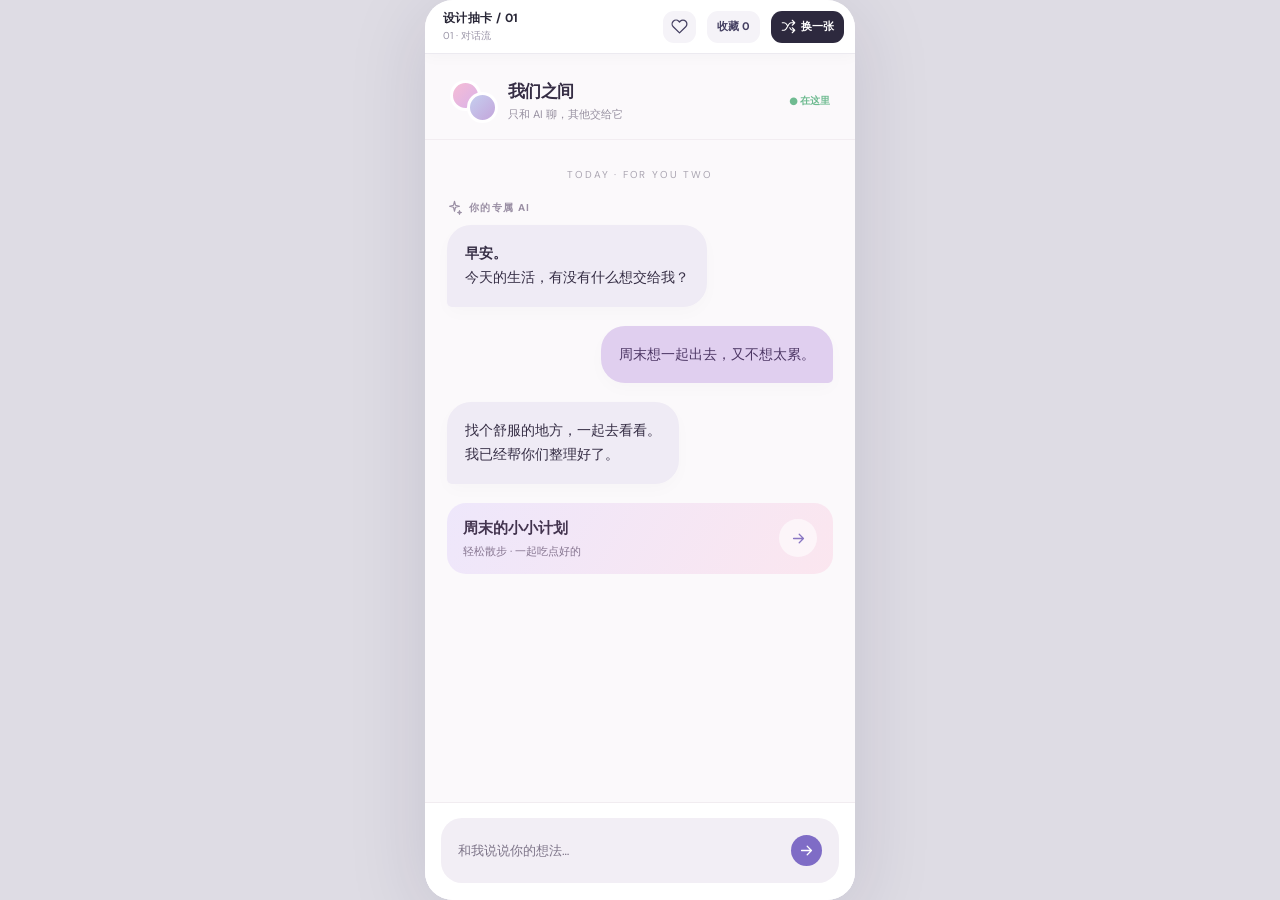
<file: prototype/v0.5/index.html>
<!doctype html>
<html lang="zh-CN">
<head>
<meta charset="utf-8">
<meta name="viewport" content="width=device-width, initial-scale=1, viewport-fit=cover, maximum-scale=1">
<meta name="theme-color" content="#f5f3f5">
<title>我们之间 · 五种真正不同的手机交互</title>
<style>
@import url('https://fonts.googleapis.com/css2?family=DM+Sans:wght@400;500;600;700&display=swap');
:root{--ink:#292737;--muted:#87839a;--accent:#7c70ca;--paper:#f5f2f4;font-family: "DM Sans", "PingFang SC", "Hiragino Sans GB", "Microsoft YaHei", system-ui, sans-serif;color:var(--ink)}
*{box-sizing:border-box}html,body{height:100%;margin:0}body{background:#dedce4;display:flex;justify-content:center;align-items:center}button,input{font:inherit}button{border:0;cursor:pointer;-webkit-tap-highlight-color:transparent}button:focus-visible,input:focus-visible{outline:3px solid #8a80d3;outline-offset:2px}svg{display:block}p,h1,h2,h3{margin:0}#device{width:min(100%,430px);height:min(100dvh,932px);min-height:540px;background:#fff;position:relative;overflow:hidden;box-shadow:0 15px 80px #1d153d20;isolation:isolate}#scene{position:absolute;inset:54px 0 0;overflow:hidden}#scene>.layout{height:100%;position:relative;overflow:hidden;animation:enter .38s ease both}@keyframes enter{from{opacity:.35;transform:translateY(10px)}to{opacity:1;transform:translateY(0)}}
/* The design selection rail is deliberately outside each product concept. */
#studio{position:absolute;z-index:30;inset:0 0 auto;background:#ffffffee;border-bottom:1px solid #eceaf0;backdrop-filter:blur(18px);height:54px;display:flex;align-items:center;padding:0 11px 0 18px;gap:11px;box-shadow:0 2px 15px #28233f08}#studio .st-title{font-size:12px;font-weight:750;letter-spacing:.03em;white-space:nowrap}#studio .st-sub{font-size:10px;color:#9b96a8;margin-top:2px}#studio .space{flex:1}#studio button{height:32px;display:flex;align-items:center;justify-content:center;background:#f5f3f8;color:#443f61;border-radius:11px;gap:5px;font-size:11px;font-weight:750;padding:0 10px}#studio button.iconbtn{width:33px;padding:0}#studio button.primary{background:#2d293e;color:white}#studio button.active{background:#ffebf0;color:#de638d}#studio .status{font-size:10px;color:#827d90;white-space:nowrap}
.ic{width:17px;height:17px;stroke:currentColor;stroke-width:1.8;fill:none;stroke-linecap:round;stroke-linejoin:round;flex-shrink:0}.ic.small{width:15px;height:15px}.ic.big{width:23px;height:23px}
#overlay{position:absolute;inset:54px 0 0;z-index:20;display:none}#overlay.open{display:block}#overlay .shade{position:absolute;inset:0;background:#26203b66;backdrop-filter:blur(8px)}#overlay .panel{position:absolute;inset:auto 0 0;border-radius:30px 30px 0 0;height:min(91%,760px);background:#f9f8fb;box-shadow:0 -15px 70px #211e3a24;overflow:hidden;display:flex;flex-direction:column;animation:slide .3s cubic-bezier(.2,.8,.2,1) both}@keyframes slide{from{transform:translateY(30px);opacity:.5}to{transform:none;opacity:1}}#overlay .modalhead{display:flex;align-items:center;justify-content:space-between;padding:20px 22px 12px}#overlay .modalhead .eyebrow{font-size:10px;letter-spacing:.16em;font-weight:800;color:#9a92ac}#overlay .modalhead h2{font-size:21px;letter-spacing:-.04em;margin-top:5px}#overlay .modalhead button{border-radius:50%;width:34px;height:34px;display:flex;align-items:center;justify-content:center;color:#645b7a;background:#eeebf2}#overlay .modalbody{flex:1;min-height:0;overflow-y:auto;padding:8px 20px 18px}#overlay .reply{background:white;border:1px solid #eeebf2;border-radius:22px 22px 22px 6px;padding:16px 17px;margin:10px 0 18px;color:#3f3a50;box-shadow:0 10px 22px #241a4a06;font-size:14px;line-height:1.65}#overlay .from-user{background:#7e72c9;border-color:#7e72c9;color:white;border-radius:22px 22px 6px 22px;margin-left:35px}#overlay .answer-card{padding:15px 16px;background:#f0edfb;border:1px solid #e8e1ff;border-radius:20px;margin:10px 0;display:flex;align-items:center;justify-content:space-between;gap:12px;color:#493e83}#overlay .answer-card .mini-label{font-size:10px;opacity:.65;letter-spacing:.12em}#overlay .answer-card h3{font-size:16px;margin:5px 0;letter-spacing:-.03em}#overlay .answer-card p{font-size:12px;opacity:.8;line-height:1.4}#overlay .answer-card button{width:34px;height:34px;border-radius:50%;background:white;color:#685ba7;display:grid;place-items:center}#overlay .chatbottom{padding:12px 15px calc(15px + env(safe-area-inset-bottom));border-top:1px solid #efedf3;background:#fff;display:flex;gap:9px}#overlay .chatbottom input{min-width:0;flex:1;border:0;background:#f6f4f9;border-radius:17px;padding:0 15px;height:47px;outline:none;font-size:14px}#overlay .chatbottom button{width:47px;border-radius:16px;background:#7365be;color:white;display:grid;place-items:center}#overlay .detail-illustration{height:165px;border-radius:23px;background:linear-gradient(145deg,#eee7ff,#f9e5e9);position:relative;overflow:hidden;display:grid;place-items:center;margin:14px 0 22px}#overlay .detail-illustration:before{content:"";width:138px;height:138px;background:radial-gradient(circle at 32% 25%,#fff,#cfc0f5 65%,#a5acd8);border-radius:50%;box-shadow:0 18px 65px #8882aa56}#overlay .detail-illustration span{position:absolute;z-index:2;font-size:11px;letter-spacing:.2em;font-weight:800;color:#7b699b;bottom:18px}#overlay .detail-copy{line-height:1.8;font-size:14px;color:#6b657b}#overlay .steps{margin:20px 0;display:flex;flex-direction:column;gap:12px}#overlay .step{display:flex;align-items:center;gap:13px;border-bottom:1px solid #ebe7ef;padding:11px 0;font-size:13px}#overlay .step b{color:#9c8acb;font-size:12px}#overlay .save{width:100%;background:#29263e;color:white;padding:16px 15px;border-radius:18px;font-weight:700;margin-top:18px}#overlay .favorite-list{display:flex;flex-direction:column;gap:10px;margin-top:12px}#overlay .favorite-list button{background:white;box-shadow:0 7px 22px #1712280c;border:1px solid #eceaf0;border-radius:19px;text-align:left;padding:17px 16px;font-weight:750;color:#342d44;display:flex;justify-content:space-between;align-items:center}#overlay .empty{color:#928aa3;font-size:13px;line-height:1.8;margin:25px 5px}
/* 01: Conversation first, the conversation IS the homepage */
.mode-talk{background:#fbf9fb;color:#352d44;display:flex;flex-direction:column}.mode-talk .head{padding:25px 25px 17px;display:flex;gap:13px;align-items:center;border-bottom:1px solid #f2edf1}.mode-talk .avatars{width:45px;height:43px;position:relative}.mode-talk .avatars i{position:absolute;width:31px;height:31px;border:3px solid #fff;border-radius:50%;background:linear-gradient(135deg,#f6bdd5,#d9b2e9);left:0;top:1px}.mode-talk .avatars i+ i{background:linear-gradient(135deg,#c5cfef,#c4a5db);left:17px;top:13px}.mode-talk .head h2{font-size:17px;font-weight:800;letter-spacing:-.03em}.mode-talk .head small{font-size:11px;color:#9790a0;display:block;margin-top:4px}.mode-talk .online{margin-left:auto;color:#6fbb91;font-size:10px;font-weight:700}.mode-talk .thread{flex:1;min-height:0;padding:28px 22px 12px;display:flex;flex-direction:column;gap:19px;overflow-y:auto}.mode-talk .daytag{text-align:center;font-size:10px;color:#aaa5b1;letter-spacing:.18em}.mode-talk .bubble{padding:17px 18px;background:#efebf5;border-radius:24px 24px 24px 5px;font-size:14px;line-height:1.7;max-width:91%;align-self:flex-start;box-shadow:0 6px 17px #32274405}.mode-talk .bubble.you{background:#e0cfef;border-radius:24px 24px 5px 24px;align-self:flex-end;max-width:85%;color:#4c3664}.mode-talk .bubble strong{font-weight:800}.mode-talk .thread .thread-label{display:flex;align-items:center;gap:7px;color:#9a8fa4;font-size:10px;font-weight:800;letter-spacing:.13em;margin-bottom:-9px}.mode-talk .nudge{padding:15px 16px;border-radius:19px;background:linear-gradient(120deg,#eee7fb,#fbe6ef);display:flex;align-items:center;justify-content:space-between;text-align:left;gap:15px;color:#43344f}.mode-talk .nudge h3{font-size:15px}.mode-talk .nudge small{font-size:11px;color:#84738e;display:block;margin-top:6px}.mode-talk .nudge .circle{width:38px;height:38px;display:grid;place-items:center;background:#fff9;border-radius:50%;color:#8976c3}.mode-talk .composing{padding:15px 16px calc(17px + env(safe-area-inset-bottom));border-top:1px solid #f1ecf0;background:#fff}.mode-talk .composing button{width:100%;background:#f2eef5;border-radius:21px;padding:17px 17px;display:flex;justify-content:space-between;color:#7e7589;align-items:center;font-size:13px}.mode-talk .composing b{width:31px;height:31px;border-radius:50%;background:#7f6cc6;color:#fff;display:grid;place-items:center}
/* 02: Immersive art direction, nearly no cards */
.mode-canvas{background:linear-gradient(165deg,#f8e9ee 0%,#e6e1f7 54%,#f7f3ed 100%)}.mode-canvas .microhead{position:absolute;left:26px;right:26px;top:29px;display:flex;justify-content:space-between;align-items:center;color:#766388;font-size:10px;font-weight:800;letter-spacing:.15em;z-index:4}.mode-canvas .microhead .tag{font-size:11px;letter-spacing:0;border-radius:18px;background:#ffffff99;padding:9px 13px}.mode-canvas .giant{position:absolute;left:24px;top:18%;z-index:5}.mode-canvas .giant span{font-size:11px;letter-spacing:.25em;color:#8f799b;font-weight:800}.mode-canvas .giant h1{font-weight:600;font-size:clamp(35px,10vw,51px);line-height:1.27;letter-spacing:-.075em;margin-top:13px;color:#5b466c}.mode-canvas .art{position:absolute;left:0;right:0;top:29%;bottom:17%;display:grid;place-items:center;overflow:hidden}.mode-canvas .art .halo{position:absolute;width:81%;aspect-ratio:1;border-radius:50%;background:radial-gradient(circle at 42% 33%,#fff5fb 0%,#d6c6ef 35%,#a9a9dd 62%,#edd1d6 86%);box-shadow:0 25px 80px #917bb67d, inset 0 4px 14px #fff8;transform:rotate(-18deg)}.mode-canvas .art .halo:before{content:"";position:absolute;inset:15%;border:1px solid #ffffff88;border-radius:50%;filter:blur(.5px)}.mode-canvas .art .halo:after{content:"";position:absolute;width:92%;height:28%;border:20px solid #ffffff82;border-radius:50%;transform:rotate(-25deg);left:-8%;top:31%;filter:blur(3px)}.mode-canvas .art .glow{position:absolute;width:180px;height:180px;background:#fff6;filter:blur(40px);border-radius:50%;left:2%;top:6%}.mode-canvas .floating{position:absolute;left:32px;right:32px;bottom:23%;display:flex;justify-content:space-between;gap:22px;z-index:6}.mode-canvas .floating button{background:#ffffffb0;box-shadow:0 15px 35px #79628624;border:1px solid #fffb;border-radius:22px;padding:14px 15px;backdrop-filter:blur(20px);text-align:left;min-width:120px;max-width:48%;color:#695677}.mode-canvas .floating button strong{font-size:13px;display:block;letter-spacing:-.03em}.mode-canvas .floating button small{font-size:10px;color:#9d89a6;display:block;margin-top:5px}.mode-canvas .art-bottom{position:absolute;bottom:9%;left:28px;right:28px;z-index:7}.mode-canvas .art-bottom button{width:100%;padding:18px 19px;background:#ffffffd9;color:#6d547e;box-shadow:0 14px 40px #b8a5c144;border:1px solid #fff;border-radius:20px;display:flex;justify-content:space-between;align-items:center;font-size:13px;font-weight:800;backdrop-filter:blur(18px)}.mode-canvas .foot{position:absolute;bottom:calc(3% + env(safe-area-inset-bottom));left:0;right:0;text-align:center;font-size:10px;color:#9984a2;letter-spacing:.13em}
/* 03: Interactive system map - central AI and orbiting module nodes */
.mode-orbit{background:#f5f6f0;color:#385757}.mode-orbit .mast{padding:27px 24px 0}.mode-orbit .mast h1{font-size:23px;letter-spacing:-.07em;font-weight:750}.mode-orbit .mast p{font-size:11px;color:#809a95;margin-top:7px}.mode-orbit .network{position:absolute;top:17%;left:0;right:0;height:65%;}.mode-orbit .lines{position:absolute;inset:0;width:100%;height:100%;pointer-events:none}.mode-orbit .node{position:absolute;z-index:2;border-radius:50%;display:flex;flex-direction:column;justify-content:center;align-items:center;color:#52746f;background:white;border:1px solid #dce6dd;box-shadow:0 10px 25px #496f5b17;width:83px;height:83px;gap:5px;font-size:11px;font-weight:750}.mode-orbit .node .nicon{font-size:21px;line-height:1}.mode-orbit .node.n1{left:8%;top:12%}.mode-orbit .node.n2{right:7%;top:17%;background:#faeee8;border-color:#f7e4de;color:#a57768}.mode-orbit .node.n3{left:10%;bottom:10%;background:#e8eff9;border-color:#dce7f6;color:#5f7f9c}.mode-orbit .node.n4{right:7%;bottom:13%;background:#fbf1e2;border-color:#f4e6cb;color:#98815d}.mode-orbit .core{position:absolute;left:50%;top:51%;transform:translate(-50%,-50%);width:160px;height:160px;border-radius:50%;background:radial-gradient(circle at 37% 30%,#eefef6,#a4d4c8 52%,#588f8b);box-shadow:0 0 0 13px #e9f0e9,0 0 0 14px #dce7dc,0 25px 50px #427b7555,inset 0 6px 8px #ffffff8a;display:flex;flex-direction:column;justify-content:center;align-items:center;color:#245e60;gap:7px;z-index:3}.mode-orbit .core strong{font-size:23px;letter-spacing:-.06em}.mode-orbit .core small{font-size:10px;letter-spacing:.09em;color:#457571}.mode-orbit .footnote{position:absolute;bottom:15%;left:22px;right:22px;text-align:center;font-size:11px;line-height:1.7;color:#78918b}.mode-orbit .ask{position:absolute;bottom:calc(23px + env(safe-area-inset-bottom));left:22px;right:22px;background:#345f5b;color:white;border-radius:19px;padding:17px 20px;display:flex;justify-content:space-between;align-items:center;font-size:13px;font-weight:800}
/* 04: A true 50/50 dual-user composition, AI as connector */
.mode-split{background:#fbf8f3;color:#514256}.mode-split .splithead{position:absolute;top:27px;left:23px;right:23px;display:flex;align-items:center;justify-content:space-between;z-index:4;font-size:10px;letter-spacing:.12em;color:#94849b;font-weight:800}.mode-split .lanes{position:absolute;inset:0 0 0;display:grid;grid-template-columns:1fr 1fr}.mode-split .lane{padding:108px 21px 25px;position:relative;overflow:hidden;display:flex;flex-direction:column}.mode-split .lane.left{background:linear-gradient(160deg,#f6e4eb,#efd4db)}.mode-split .lane.right{background:linear-gradient(160deg,#e8e6f6,#d8dcec)}.mode-split .lane .avatar{width:75px;height:75px;border-radius:24px 24px 29px 29px;background:linear-gradient(135deg,#e6a0b4,#bc84aa);box-shadow:0 15px 28px #ab769832;border:4px solid #fff8;margin-bottom:24px;display:grid;place-items:center;font-size:29px;color:white;font-weight:300}.mode-split .lane.right .avatar{background:linear-gradient(135deg,#acaadd,#738ac2);box-shadow:0 15px 28px #8590b633}.mode-split .lane .name{font-size:12px;color:#947c91;font-weight:700}.mode-split .lane.right .name{color:#8085ae}.mode-split .lane h2{font-size:clamp(20px,5.7vw,27px);line-height:1.35;letter-spacing:-.07em;margin-top:14px;color:#754f6e}.mode-split .lane.right h2{color:#5c6390}.mode-split .lane .ghost{position:absolute;bottom:22%;font-family:serif;font-size:120px;opacity:.08;left:5px;line-height:1}.mode-split .connector{position:absolute;z-index:5;left:50%;top:50%;transform:translate(-50%,-50%);width:78px;height:78px;border-radius:50%;background:#fffdfbe9;box-shadow:0 8px 45px #785f8c3a;border:1px solid #ffffffda;display:grid;place-items:center;color:#8b75be;backdrop-filter:blur(25px)}.mode-split .connector span{font-size:29px;font-weight:400;transform:rotate(-18deg)}.mode-split .bottom-sheet{position:absolute;bottom:0;left:12px;right:12px;z-index:6;background:#fffaf8eb;border-radius:27px 27px 0 0;box-shadow:0 -15px 55px #6a467525;padding:27px 25px calc(27px + env(safe-area-inset-bottom));backdrop-filter:blur(16px)}.mode-split .bottom-sheet .eyebrow{font-size:10px;letter-spacing:.12em;font-weight:800;color:#aa92a6}.mode-split .bottom-sheet h3{font-size:18px;line-height:1.5;margin-top:7px;margin-bottom:20px;color:#614d69}.mode-split .bottom-sheet button{background:#68557b;color:#fff;border-radius:17px;padding:15px 17px;width:100%;display:flex;align-items:center;justify-content:space-between;font-size:13px;font-weight:800}.mode-split .bottom-sheet .more{font-size:10px;color:#a59aa6;text-align:center;margin-top:12px}
/* 05: Publication, editorial whitespace and a single foldable entry */
.mode-paper{background:#faf6ee;color:#252923}.mode-paper .paperhead{padding:27px 26px 0;display:flex;justify-content:space-between;align-items:center;border-top:0}.mode-paper .paperhead span{letter-spacing:.17em;font-size:10px;font-weight:850}.mode-paper .paperhead small{font-family:Georgia,serif;font-size:12px;font-style:italic;color:#8c9983}.mode-paper .bigtitle{padding:54px 26px 0}.mode-paper .bigtitle .category{font-size:10px;font-weight:800;letter-spacing:.14em;color:#75826e}.mode-paper .bigtitle h1{font-family:serif;font-size:clamp(50px,14vw,66px);letter-spacing:-.11em;font-weight:400;line-height:1.12;margin-top:12px}.mode-paper .bigtitle .thin{display:flex;gap:10px;align-items:center;font-size:11px;color:#9e9d8f;margin-top:13px}.mode-paper .thin i{width:38px;height:1px;background:#7f9276}.mode-paper .spread{position:absolute;top:40%;left:25px;right:25px;height:31%;background:#e1e0cf;border-radius:2px;overflow:hidden;box-shadow:8px 11px 0 #ede8dc}.mode-paper .spread:before{content:"";position:absolute;width:60%;height:120%;border-radius:50%;background:#a8baa2;left:25%;top:-10%;transform:rotate(-32deg);filter:blur(1px)}.mode-paper .spread:after{content:"";position:absolute;width:65%;height:90%;border-radius:50%;background:#d4b4a1;left:-24%;top:22%;transform:rotate(36deg)}.mode-paper .spread .stamp{position:absolute;top:22px;right:18px;z-index:2;font-size:10px;letter-spacing:.13em;color:#526354;transform:rotate(11deg)}.mode-paper .spread .over{position:absolute;bottom:19px;left:20px;z-index:2;font-family:Georgia,serif;font-size:32px;font-style:italic;color:#ffffff;letter-spacing:-.05em;line-height:1}.mode-paper .paperline{position:absolute;top:76%;left:25px;right:25px;border-top:1px solid #b8bda8;padding:13px 0;display:flex;justify-content:space-between;align-items:center;color:#4b5f4b;gap:10px}.mode-paper .paperline span{font-family:serif;font-size:19px;letter-spacing:-.05em}.mode-paper .paperline button{background:none;color:#596f55;text-decoration:underline;font-size:11px;padding:8px 0;white-space:nowrap}.mode-paper .footer{position:absolute;bottom:calc(17px + env(safe-area-inset-bottom));left:25px;right:25px}.mode-paper .footer button{width:100%;background:#292f28;border-radius:4px;padding:17px 16px;color:#f7f4e9;display:flex;justify-content:space-between;align-items:center;font-size:12px;font-weight:700}
/* narrow + short phones */
@media (max-width:370px){#studio{padding-left:11px;gap:7px}#studio .st-title{font-size:11px}#studio button{padding:0 8px}#studio .status{display:none}.mode-talk .thread{padding:15px 17px;gap:12px}.mode-talk .head{padding:18px}.mode-canvas .floating{left:16px;right:16px;gap:10px}.mode-paper .bigtitle{padding-top:35px}.mode-split .lane{padding-left:13px;padding-right:13px}}
@media (max-height:760px){.mode-talk .thread{gap:11px;padding-top:13px}.mode-talk .bubble{padding:12px 14px;font-size:13px}.mode-talk .head{padding-top:15px;padding-bottom:12px}.mode-canvas .giant{top:14%}.mode-canvas .giant h1{font-size:40px}.mode-canvas .floating{bottom:22%}.mode-orbit .network{height:60%;top:17%}.mode-orbit .footnote{bottom:16%}.mode-split .lane{padding-top:80px}.mode-split .bottom-sheet{padding-top:19px}.mode-paper .bigtitle{padding-top:35px}.mode-paper .spread{top:39%;height:30%}.mode-paper .paperline{top:73%}}
@media (min-width:500px){#device{border-radius:28px}body{padding:18px}}
</style>
</head>
<body>
<main id="device" aria-label="情侣 AI 手机抽卡 UI 原型">
<div id="studio"></div>
<div id="scene"></div>
<div id="overlay" role="dialog" aria-modal="true" aria-hidden="true"></div>
</main>
<script>
(function(){'use strict';
const labels=['01 · 对话流','02 · 沉浸画布','03 · 环形中枢','04 · 双人分屏','05 · 杂志叙事'];
const descriptions=['聊天就是首页','视觉留白与呼吸感','AI 管理功能网络','两人状态由 AI 连接','内容像一本轻手记'];
const KEY='we-two-ai-v05';
const defaults={variant:0,deck:[1,2,3,4],favs:[],avoidCrowds:false,likesCoffee:true,likesQuiet:false,messages:[],saved:[],lastIntent:'date'};
let state;try{state={...defaults,...JSON.parse(localStorage.getItem(KEY)||'{}')}}catch(e){state={...defaults}};
let current=Number(state.variant)||0,modal='',detailKey='date',lockFocus=false;
const store=()=>{state.variant=current;try{localStorage.setItem(KEY,JSON.stringify(state))}catch(e){}};
const svg={arrow:'<path d="M5 12h14m-6-6 6 6-6 6"/>',heart:'<path d="M20.8 4.6a5.5 5.5 0 0 0-7.8 0L12 5.7l-1-1.1a5.5 5.5 0 0 0-7.8 7.8L12 21l8.8-8.6a5.5 5.5 0 0 0 0-7.8z"/>',close:'<path d="M18 6 6 18M6 6l12 12"/>',chevron:'<path d="m9 18 6-6-6-6"/>',spark:'<path d="m12 2 1.6 6.4L20 10l-6.4 1.6L12 18l-1.6-6.4L4 10l6.4-1.6L12 2Z"/><path d="m20 17 .7 2.3L23 20l-2.3.7L20 23l-.7-2.3L17 20l2.3-.7L20 17Z"/>',message:'<path d="M21 11.5a8.4 8.4 0 0 1-9 8.4 9.7 9.7 0 0 1-4-.9L3 21l1.5-4.5a8.8 8.8 0 0 1-1.5-5A8.5 8.5 0 0 1 12 3a8.4 8.4 0 0 1 9 8.5Z"/>',bookmark:'<path d="M5 4h14v17l-7-5-7 5V4Z"/>',shuffle:'<path d="m18 14 4 4-4 4M2 18h3c5 0 6-12 11-12h6m-4-4 4 4-4 4M2 6h3c2.5 0 4 2 5 4m4 4c1 2 3 4 5 4h3"/>'};
const icon=(name,cls='')=>`<svg class="ic ${cls}" viewBox="0 0 24 24" aria-hidden="true">${svg[name]||svg.arrow}</svg>`;
const esc=(s)=>String(s).replace(/[&<>"']/g,c=>({'&':'&amp;','<':'&lt;','>':'&gt;','"':'&quot;',"'":'&#39;'}[c]));
function shuffle(a){const x=[...a];for(let i=x.length-1;i>0;i--){const j=Math.floor(Math.random()*(i+1));[x[i],x[j]]=[x[j],x[i]]}return x}
function draw(){let d=state.deck.filter(x=>x!==current);if(!d.length)d=shuffle([0,1,2,3,4].filter(x=>x!==current));const next=d.shift();state.deck=d;current=next;store();render()}
function choose(n){current=n;state.deck=state.deck.filter(x=>x!==n);store();modal='';render()}
function toggleFav(){state.favs=state.favs.includes(current)?state.favs.filter(x=>x!==current):[...state.favs,current];store();renderStudio();if(modal==='favs')renderOverlay()}
function studio(){return `<div><div class="st-title">设计抽卡 / ${String(current+1).padStart(2,'0')}</div><div class="st-sub">${labels[current]}</div></div><div class="space"></div><button class="iconbtn ${state.favs.includes(current)?'active':''}" data-act="fav" aria-label="收藏当前设计">${icon('heart')}</button><button data-act="favs">收藏 ${state.favs.length}</button><button class="primary" data-act="draw">${icon('shuffle','small')} 换一张</button>`}
function renderStudio(){document.getElementById('studio').innerHTML=studio()}
function daily(){return state.avoidCrowds?'安静的小店 + 傍晚散步':'找个舒服的地方，一起去看看';}
function moodHint(){return state.avoidCrowds?'已经记住：避开人多的地方':'正在慢慢了解你们';}
function renderTalk(){return `<div class="layout mode-talk"><div class="head"><div class="avatars"><i></i><i></i></div><div><h2>我们之间</h2><small>只和 AI 聊，其他交给它</small></div><div class="online">● 在这里</div></div><div class="thread"><div class="daytag">TODAY · FOR YOU TWO</div><div class="thread-label">${icon('spark','small')} 你的专属 AI</div><div class="bubble"><strong>早安。</strong><br>今天的生活，有没有什么想交给我？</div><div class="bubble you">周末想一起出去，又不想太累。</div><div class="bubble">${esc(daily())}。<br>我已经帮你们整理好了。</div><button class="nudge" data-detail="date"><span><h3>周末的小小计划</h3><small>${esc(state.avoidCrowds?'避开人群 · 轻松约会':'轻松散步 · 一起吃点好的')}</small></span><span class="circle">${icon('arrow')}</span></button></div><div class="composing"><button data-act="chat"><span>和我说说你的想法…</span><b>${icon('arrow')}</b></button></div></div>`}
function renderCanvas(){return `<div class="layout mode-canvas"><div class="microhead"><span>WE, TOGETHER</span><span class="tag">属于你们的日常</span></div><div class="giant"><span>AI CURATES YOUR DAY</span><h1>今天，<br>交给我。</h1></div><div class="art"><div class="glow"></div><div class="halo"></div></div><div class="floating"><button data-detail="date"><strong>下一次约会</strong><small>${state.avoidCrowds?'选安静一点的地方':'等你们一起去'}</small></button><button data-detail="surprise"><strong>一份小惊喜</strong><small>有些心意不用说</small></button></div><div class="art-bottom"><button data-act="chat"><span>告诉 AI，你在想什么</span>${icon('arrow')}</button></div><div class="foot">CARE IS IN THE DETAILS</div></div>`}
function renderOrbit(){const lines=`<svg class="lines" viewBox="0 0 390 560" preserveAspectRatio="none"><g stroke="#b9cdc6" fill="none" stroke-width="1.3" stroke-dasharray="3 5" opacity=".8"><path d="M195 286 Q102 140 72 111"/><path d="M195 286 Q300 166 317 133"/><path d="M195 286 Q85 365 76 439"/><path d="M195 286 Q300 365 316 445"/></g><circle cx="195" cy="286" r="125" fill="none" stroke="#dae5db" stroke-width="1"/></svg>`;return `<div class="layout mode-orbit"><div class="mast"><h1>有我在，连接一切。</h1><p>AI 会为你们组织需要的功能</p></div><div class="network">${lines}<button class="node n1" data-detail="memory"><span class="nicon">◌</span>共同记忆</button><button class="node n2" data-detail="date"><span class="nicon">✳</span>约会</button><button class="node n3" data-detail="surprise"><span class="nicon">✦</span>惊喜</button><button class="node n4" data-detail="wishlist"><span class="nicon">◇</span>心愿</button><button class="core" data-act="chat"><strong>AI</strong><small>点我，说需求</small></button></div><p class="footnote">${esc(moodHint())}</p><button class="ask" data-act="chat"><span>有什么想一起完成的？</span>${icon('arrow')}</button></div>`}
function renderSplit(){return `<div class="layout mode-split"><div class="splithead"><span>YOU & ME</span><span>生活双人频道 · 演示</span></div><div class="lanes"><div class="lane left"><div class="avatar">你</div><div class="name">你的频道</div><h2>慢一点，<br>也很好。</h2><div class="ghost">01</div></div><div class="lane right"><div class="avatar">TA</div><div class="name">TA 的频道</div><h2>一起去<br>看看世界。</h2><div class="ghost">02</div></div></div><button class="connector" data-act="chat" aria-label="让 AI 协调两人需求"><span>∞</span></button><div class="bottom-sheet"><div class="eyebrow">OUR SHARED RHYTHM</div><h3>${state.avoidCrowds?'我想到一个不拥挤的约会。':'你们的不同，我来帮忙协调。'}</h3><button data-act="chat"><span>让 AI 安排一下</span>${icon('arrow')}</button><div class="more">两个人的偏好，只在允许时共享</div></div></div>`}
function renderPaper(){return `<div class="layout mode-paper"><div class="paperhead"><span>TOGETHER / VOL. 01</span><small>notes for two</small></div><div class="bigtitle"><span class="category">A LITTLE LOVE LETTER FROM AI</span><h1>把日子，<br>过成我们。</h1><div class="thin"><i></i> 今天的灵感，由 AI 挑选</div></div><div class="spread"><div class="stamp">EVERYDAY, TOGETHER</div><div class="over">little things,<br>big love.</div></div><div class="paperline"><span>${state.avoidCrowds?'去安静的地方':'本周的约会提案'}</span><button data-detail="date">翻开看看 ${icon('chevron','small')}</button></div><div class="footer"><button data-act="chat"><span>把你们的想法告诉 AI</span>${icon('arrow')}</button></div></div>`}
const renderers=[renderTalk,renderCanvas,renderOrbit,renderSplit,renderPaper];
function render(){renderStudio();document.getElementById('scene').innerHTML=renderers[current]();renderOverlay()}
const detailText={date:{title:'周末约会',label:'约会规划',copy:()=>state.avoidCrowds?'你提过不喜欢人多。这个提案会优先照顾安静、轻松的节奏。':'这是一份轻松的周末提案。告诉 AI 你们的喜好，它会更新下一次建议。',steps:()=>state.avoidCrowds?['选一家安静的咖啡小馆','傍晚沿着河边散步']:['挑一个让两个人都舒服的地点','留一点时间给随意散步']},surprise:{title:'今天的小惊喜',label:'惊喜策划',copy:()=>state.likesCoffee?'根据演示偏好，我想到一份不张扬的咖啡小惊喜。':'根据你们的使用反馈，惊喜可以更贴近你们的日常。',steps:()=>['挑一件对方最近喜欢的小事','挑一个意想不到的时刻']},memory:{title:'共同记忆',label:'关系记忆',copy:()=>state.avoidCrowds?'演示记忆：你不喜欢人多。下一次约会建议会避开拥挤场景。':'演示档案还很简单。用 AI 聊天告诉我偏好，我会在本机演示中记住。',steps:()=>['聊天中告诉 AI 喜欢或不喜欢什么','下次再来，让推荐随之改变']},wishlist:{title:'一起完成的心愿',label:'心愿清单',copy:()=> '把一个愿望交给 AI。它会根据情境选择计划、提醒或其他模块，而不要求你在每个功能里重新填表。',steps:()=>['说出你们想完成的事','让 AI 组织简单的第一步']}};
function openDetail(k){detailKey=k in detailText?k:'date';modal='detail';renderOverlay()}
function chat(){modal='chat';renderOverlay();setTimeout(()=>document.getElementById('aiText')?.focus(),80)}
function push(q){q=String(q||'').trim().slice(0,240);if(!q)return;state.messages.push({who:'you',text:q});const crowd=/(不喜欢|讨厌|不想|避免|避开|人多|拥挤|吵闹|清静|安静)/.test(q)&&/(人多|拥挤|吵闹|清静|安静)/.test(q);const forget=/(忘记.*人多|不再介意人多|可以去热闹|别避开人群)/.test(q);let reply='',intent='date';if(forget){state.avoidCrowds=false;reply='收到。关于人多的限制已经取消，下次我会重新考虑。';intent='memory'}else if(crowd){state.avoidCrowds=true;reply='记住了。下次安排约会，我会避开拥挤的地方。';intent='memory'}else if(/(咖啡|拿铁)/.test(q)&&/(不喝|不爱|讨厌)/.test(q)){state.likesCoffee=false;reply='好的，咖啡不再作为默认推荐。';intent='memory'}else if(/(喜欢|爱喝).*(咖啡|拿铁)/.test(q)){state.likesCoffee=true;reply='记住了：你喜欢咖啡。以后想准备惊喜时，我会参考它。';intent='memory'}else if(/(惊喜|礼物|生日|纪念日)/.test(q)){intent='surprise';reply=state.likesCoffee?'我想用你们喜欢的小细节，做一份轻轻的惊喜。':'我可以从你们的共同爱好里找惊喜灵感。'}else if(/(心愿|愿望|想完成|一起做)/.test(q)){intent='wishlist';reply='我先把这个想法整理成一个容易开始的行动。'}else if(/(回忆|以前|第一次见面)/.test(q)){intent='memory';reply='有些回忆值得好好放着。我会帮你们整理，但先只保留你愿意分享的部分。'}else{intent='date';reply=state.avoidCrowds?'我记得你不喜欢人多。先从安静的小店和散步开始，好吗？':'我先整理一个轻松的约会方向。你可以告诉我哪些更适合你们。'}state.messages.push({who:'ai',text:reply,intent});state.lastIntent=intent;store();renderSceneOnly();renderOverlay();setTimeout(()=>{const el=document.getElementById('modalScroll');if(el)el.scrollTop=el.scrollHeight},30)}
function renderSceneOnly(){document.getElementById('scene').innerHTML=renderers[current]()}
function renderOverlay(){const el=document.getElementById('overlay');if(!modal){el.className='';el.setAttribute('aria-hidden','true');el.innerHTML='';return}el.className='open';el.setAttribute('aria-hidden','false');let body='',head='',sub='';if(modal==='chat'){head='和 AI 聊';sub='ONE PLACE, EVERYTHING';let msgs=state.messages.slice(-9);body=`<div id="modalScroll" class="modalbody"><div class="reply">想做什么，直接告诉我。<br>约会、惊喜、心愿或关系里的小事，我会帮你组织。</div>${msgs.map(m=>`<div class="reply ${m.who==='you'?'from-user':''}">${esc(m.text)}</div>${m.who==='ai'&&m.intent?`<div class="answer-card"><div><div class="mini-label">AI 已选择模块</div><h3>${esc(detailText[m.intent]?.title||'本次安排')}</h3><p>点开查看简洁方案</p></div><button data-detail="${m.intent}" aria-label="查看方案详情">${icon('arrow')}</button></div>`:''}`).join('')}</div><form class="chatbottom" id="chatForm"><input id="aiText" autocomplete="off" placeholder="试试：我不喜欢人多" maxlength="240" aria-label="告诉 AI 你的想法"><button type="submit" aria-label="发送消息">${icon('arrow')}</button></form>`}
else if(modal==='detail'){const d=detailText[detailKey];head=d.title;sub=d.label.toUpperCase();const steps=d.steps();body=`<div class="modalbody"><div class="detail-illustration"><span>MADE FOR TWO</span></div><p class="detail-copy">${esc(d.copy())}</p><div class="steps">${steps.map((s,i)=>`<div class="step"><b>0${i+1}</b><span>${esc(s)}</span></div>`).join('')}</div><button class="save" data-act="save">${state.saved.includes(detailKey)?'已收藏 ✓':'收藏这个方案 ♡'}</button><button class="save" style="background:#eae6f4;color:#6d589b;margin-top:9px" data-act="chat">让 AI 继续调整</button></div>`}
else if(modal==='favs'){head='喜欢的设计';sub='YOUR SELECTION';body=`<div class="modalbody">${state.favs.length?`<div class="favorite-list">${state.favs.map(i=>`<button data-pick="${i}">${labels[i]} <span>${icon('arrow')}</span></button>`).join('')}</div>`:'<p class="empty">还没收藏设计。先抽几张，看到喜欢的就点上面的 ♡。</p>'}<button class="save" data-act="copy" style="margin-top:20px">复制我的选择</button></div>`}
 el.innerHTML=`<div class="shade" data-act="close"></div><div class="panel"><div class="modalhead"><div><div class="eyebrow">${sub}</div><h2>${head}</h2></div><button data-act="close" aria-label="关闭详情">${icon('close')}</button></div>${body}</div>`}
function message(t){const prev=document.getElementById('notice');if(prev)prev.remove();const n=document.createElement('div');n.id='notice';n.textContent=t;n.style='position:absolute;z-index:60;bottom:90px;left:50%;transform:translateX(-50%);background:#29243de8;color:white;border-radius:30px;padding:12px 18px;font-size:12px;white-space:nowrap;box-shadow:0 12px 30px #0002';document.getElementById('device').append(n);setTimeout(()=>n.remove(),1800)}
document.addEventListener('click',e=>{const btn=e.target.closest('[data-act],[data-detail],[data-pick]');if(!btn)return;if(btn.hasAttribute('data-pick')){choose(Number(btn.dataset.pick));return}if(btn.hasAttribute('data-detail')){openDetail(btn.dataset.detail);return}switch(btn.dataset.act){case'draw':draw();break;case'fav':toggleFav();break;case'favs':modal='favs';renderOverlay();break;case'chat':chat();break;case'close':modal='';renderOverlay();break;case'save':if(!state.saved.includes(detailKey)){state.saved.push(detailKey);store()}message('已收藏到本机');renderOverlay();break;case'copy':{const text=state.favs.length?state.favs.map(i=>labels[i]).join('、'):'暂时没有收藏';if(navigator.clipboard?.writeText){navigator.clipboard.writeText('情侣 AI 手机 UI 样本，我喜欢：'+text).then(()=>message('已复制')).catch(()=>message(text))}else message(text);break}}});
document.addEventListener('submit',e=>{if(e.target.id!=='chatForm')return;e.preventDefault();const input=document.getElementById('aiText');push(input?.value)});
document.addEventListener('keydown',e=>{if(e.key==='Escape'&&modal){modal='';renderOverlay()}else if(e.key==='ArrowRight'&&!modal&&!e.target.matches('input'))draw()});
render();
})();
</script>
</body>
</html>
</file>
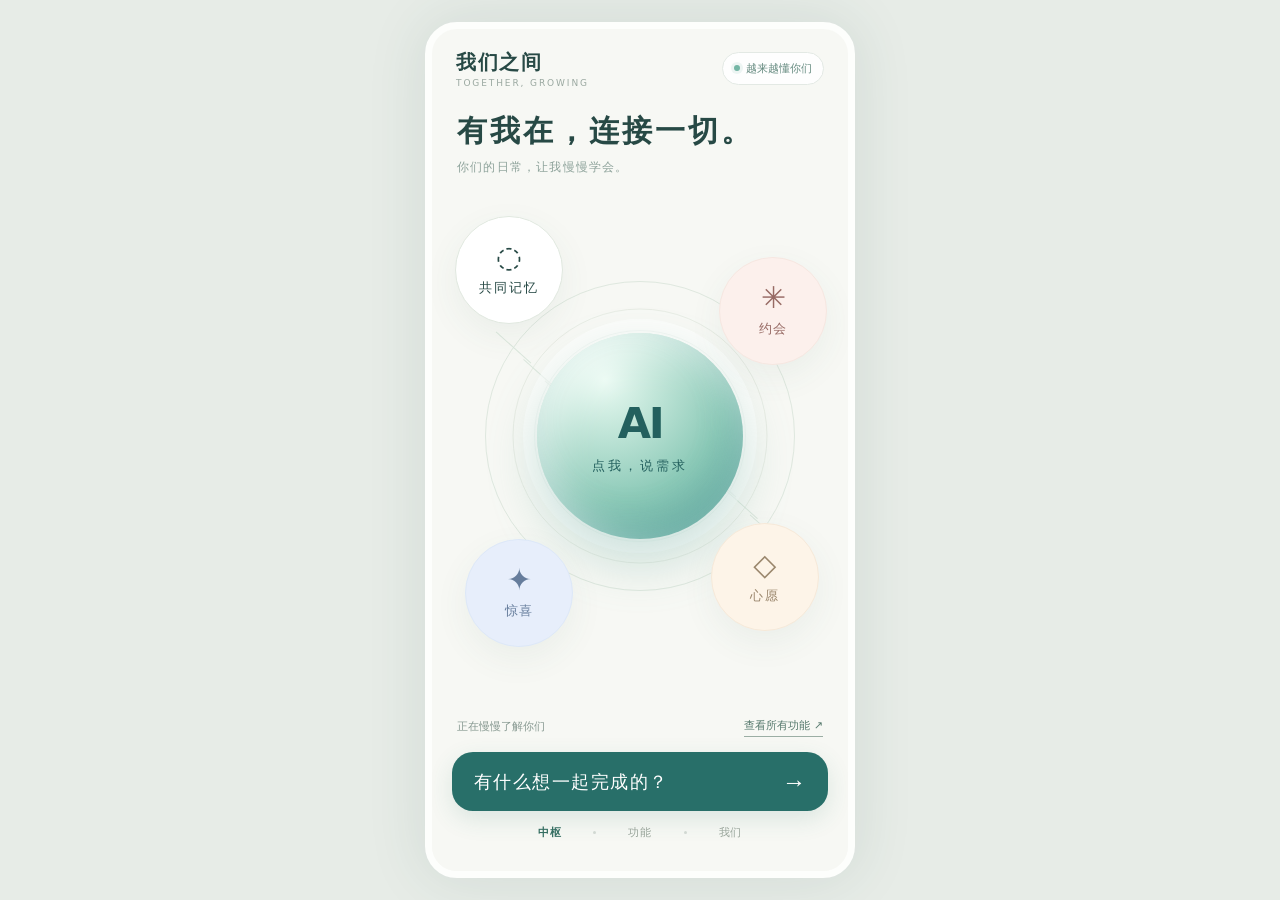
<file: prototype/v0.6/index.html>
<!doctype html>
<html lang="zh-CN">
<head>
<meta charset="utf-8"><meta name="viewport" content="width=device-width,initial-scale=1,viewport-fit=cover"><meta name="theme-color" content="#f7f7f2">
<title>我们之间 · AI 情侣生态 | 手机交互原型 V0.6</title>
<style>
:root{--bg:#f7f8f4;--ink:#274945;--muted:#82968e;--green:#286f69;--green-dark:#225650;--line:#e8ebe4;--white:#fff;--pink:#f6eae7;--purple:#f0edfa;--blue:#e7eef8;--gold:#f8f0df;--shadow:0 13px 35px #315b4920;--ease:cubic-bezier(.22,1,.36,1)}*{box-sizing:border-box}html,body{margin:0;min-height:100%;background:#e7ece7;font-family:"PingFang SC","Microsoft YaHei",Inter,system-ui,sans-serif;color:var(--ink)}button,input,textarea{font:inherit}button{cursor:pointer}button:focus-visible,input:focus-visible,textarea:focus-visible{outline:3px solid #86bcad;outline-offset:3px}button{border:0;color:inherit}#app{width:min(100%,430px);height:100dvh;margin:auto;background:var(--bg);position:relative;overflow:hidden;box-shadow:0 0 60px #2e57501e}@media(min-width:560px){#app{border-radius:32px;height:min(880px,calc(100dvh - 44px));margin:22px auto;border:7px solid #fdfefc}}.page{position:absolute;inset:0;display:none;flex-direction:column;animation:enter .32s var(--ease)}.page.active{display:flex}@keyframes enter{from{opacity:.4;transform:translateY(7px)}to{opacity:1;transform:none}}.header{height:72px;min-height:72px;display:flex;align-items:center;justify-content:space-between;padding:18px 24px 12px;z-index:1}.brand{font-family:serif;font-size:20px;letter-spacing:.08em;font-weight:700}.brand small{display:block;font-family:system-ui;font-size:9px;letter-spacing:.21em;font-weight:500;color:#9aa8a0;margin-top:2px}.top-pill{border:1px solid #e3e9e4;background:#ffffffe0;border-radius:100px;padding:8px 11px;display:flex;align-items:center;gap:6px;font-size:11px;color:#668b80}.dot{height:6px;width:6px;background:#75b6a5;border-radius:50%;box-shadow:0 0 0 3px #75b6a520}.scroll{overflow:auto;min-height:0;scrollbar-width:none;overscroll-behavior:contain}.scroll::-webkit-scrollbar{display:none}.home-scroll{height:100%;display:flex;flex-direction:column;overflow:auto;scrollbar-width:none}.lead{padding:10px 25px 0}.lead h1{font-family:"STKaiti","KaiTi",serif;font-weight:700;font-size:30px;letter-spacing:.10em;margin:0;line-height:1.36}.lead p{font-size:12px;letter-spacing:.1em;color:#8ea39b;margin:7px 0 0}.orbit-stage{width:100%;height:min(57dvh,520px);min-height:350px;position:relative;flex-shrink:0;margin:4px auto 0;max-width:430px}.ring{position:absolute;left:50%;top:50%;transform:translate(-50%,-50%);border:1px solid #dfe8df;border-radius:50%;width:310px;height:310px}.ring.b{width:255px;height:255px;border-color:#e8ece4}.ring.c{width:212px;height:212px;border-color:#e2ece5}.ring:before,.ring:after{content:"";position:absolute;background:#dce7dd;width:47px;height:1px;transform:rotate(42deg)}.ring:before{left:4px;top:65px}.ring:after{right:3px;bottom:59px}.ai-core{position:absolute;top:50%;left:50%;transform:translate(-50%,-50%);width:206px;height:206px;border-radius:50%;background:radial-gradient(circle at 33% 23%,#e9faf2 0%,#c2e6d9 24%,#8bc9b7 58%,#559f98 100%);color:#23605e;box-shadow:0 24px 50px #6baba153,inset -11px -16px 35px #4c989633,inset 14px 16px 42px #ffffffab,0 0 0 14px #ffffff91;display:flex;align-items:center;justify-content:center;flex-direction:column;gap:9px;z-index:2;transition:transform .25s var(--ease)}.ai-core:active{transform:translate(-50%,-50%) scale(.96)}.ai-core .ait{font-size:43px;font-weight:600;letter-spacing:-.055em}.ai-core .ais{font-family:"STKaiti","KaiTi",serif;font-size:13px;letter-spacing:.22em}.orb-node{position:absolute;z-index:3;width:108px;height:108px;border-radius:50%;background:linear-gradient(135deg,#fff,#fcfdfb);border:1px solid #e0e8df;box-shadow:0 12px 35px #3b6a5811;display:flex;align-items:center;justify-content:center;flex-direction:column;gap:7px;transition:transform .22s var(--ease)}.orb-node:active{transform:scale(.94)}.orb-node i{font-style:normal;font-size:30px;font-weight:300;line-height:1}.orb-node span{font-family:"STKaiti","KaiTi",serif;font-size:13px;letter-spacing:.13em}.orb-node.mem{left:5.5%;top:7%;background:#fff}.orb-node.date{right:5%;top:15%;background:#fcf0ec;border-color:#f6e7e1;color:#976a64}.orb-node.surprise{left:8%;bottom:9%;background:#e7eefb;border-color:#dde8f8;color:#667d9c}.orb-node.wish{right:7%;bottom:12%;background:#fdf4e8;border-color:#f6e9d9;color:#9a866c}.home-foot{margin:auto 25px 0;display:flex;align-items:center;justify-content:space-between;gap:15px;padding:0 0 15px;color:#869890;font-size:11px}.home-foot button{border-bottom:1px solid #9baea4;background:transparent;padding:3px 0;color:#56796d;font-size:11px}.bottom-area{padding:0 20px max(18px,env(safe-area-inset-bottom));z-index:6;background:linear-gradient(#f7f8f400,#f7f8f4 12%)}.ask-bar{background:var(--green);width:100%;min-height:59px;display:flex;align-items:center;justify-content:space-between;color:#fff;border-radius:21px;padding:0 20px 0 22px;box-shadow:0 8px 24px #2c776623}.ask-bar span{font-family:"STKaiti","KaiTi",serif;font-size:18px;letter-spacing:.08em}.ask-bar .arrow{font-size:24px;line-height:1}.mini-nav{display:flex;justify-content:center;align-items:center;gap:23px;height:42px}.mini-nav button{font-size:11px;letter-spacing:.06em;padding:6px 9px;background:transparent;color:#98a49a}.mini-nav button.active{color:#356e62;font-weight:700}.mini-nav .sep{width:3px;height:3px;border-radius:50%;background:#d1d8d2}.module-title{padding:10px 23px 3px;display:flex;align-items:end;justify-content:space-between}.module-title h2,.mine-title h2{font-family:"STKaiti","KaiTi",serif;font-size:29px;letter-spacing:.06em;margin:0;font-weight:700}.eyebrow{font-size:10px;letter-spacing:.21em;color:#95a99d}.module-grid{display:grid;grid-template-columns:1fr 1fr;gap:10px;padding:17px 22px 34px}.module-card{position:relative;display:flex;flex-direction:column;justify-content:space-between;min-height:136px;border-radius:25px;padding:17px 16px;text-align:left;background:#fff;border:1px solid #e9ede8;box-shadow:0 10px 24px #40625f09;transition:transform .2s var(--ease)}.module-card:active{transform:scale(.97)}.module-card .mi{font-family:serif;font-size:29px;font-weight:300;color:#6c9185;line-height:1}.module-card strong{font-size:14px;display:block;font-weight:650;margin-bottom:5px}.module-card p{font-size:11px;line-height:1.45;color:#899b91;margin:0;white-space:nowrap;overflow:hidden;text-overflow:ellipsis}.module-card:nth-child(4n+2){background:#fff6f2}.module-card:nth-child(4n+3){background:#f0f4fb}.module-card:nth-child(4n+4){background:#f9f4e9}.ai-tag{border-radius:100px;padding:4px 8px;background:#e9f3ee;color:#528572;font-size:10px;white-space:nowrap}.mine-title{padding:15px 24px 0}.profile-card{margin:19px 22px 13px;background:linear-gradient(135deg,#fff2f1,#f7f1ff 61%,#e9f5ef);border:1px solid #fff;border-radius:30px;padding:24px;box-shadow:0 18px 40px #8f829e13}.profile-card .couple-icon{font-size:28px;display:block;margin-bottom:19px}.profile-card h3{font-size:22px;letter-spacing:.08em;margin:0 0 9px}.profile-card p{font-size:12px;color:#8b888d;margin:0;line-height:1.6}.profile-card .profile-line{height:1px;background:#ffffffbb;margin:24px 0 16px}.profile-card .memory-count{font-size:12px;color:#807e86}.mine-section{margin:15px 22px 12px}.mine-section h3{font-size:14px;margin:0 0 12px}.memory-row{display:flex;align-items:center;justify-content:space-between;background:#fff;border:1px solid #e8ede6;padding:14px 15px;border-radius:18px;margin:8px 0;gap:10px}.memory-row .mr-icon{width:34px;height:34px;display:grid;place-items:center;background:#ecf4ef;border-radius:12px;color:#528e7e;flex-shrink:0}.memory-row .mr-value{flex:1;min-width:0}.memory-row strong{font-size:12px;display:block;white-space:nowrap;overflow:hidden;text-overflow:ellipsis}.memory-row small{color:#9baba0;font-size:10px}.memory-row button{font-size:11px;color:#a0aba1;padding:7px;background:transparent}.empty-note{padding:19px;color:#9aa49c;text-align:center;font-size:12px}.subtle-btn{border-radius:14px;background:#eaf1eb;padding:13px 15px;color:#376b61;font-size:12px}.layer{position:absolute;inset:0;z-index:20;background:var(--bg);display:none;flex-direction:column;animation:slideUp .3s var(--ease)}.layer.show{display:flex}@keyframes slideUp{from{transform:translateY(35px);opacity:.4}to{transform:translateY(0);opacity:1}}.layer-head{padding:12px 18px;display:flex;align-items:center;justify-content:space-between;height:65px;min-height:65px;border-bottom:1px solid #e9ede6}.round-btn{height:38px;width:38px;border-radius:50%;background:#fff;border:1px solid #edf0ea;display:grid;place-items:center;font-size:20px}.layer-head strong{font-size:13px;letter-spacing:.04em}.layer-head .small-tag{font-size:10px;color:#84a096}.chat-stream{padding:18px 22px 15px;display:flex;flex-direction:column;gap:14px;overflow:auto;flex:1;scrollbar-width:none}.bubble{max-width:89%;padding:15px 17px;border-radius:19px 19px 19px 5px;background:#fff;border:1px solid #edf0ec;color:#45645a;font-size:14px;line-height:1.72;white-space:pre-wrap;box-shadow:0 6px 20px #2c6c6207}.bubble.user{align-self:flex-end;background:#dcefe5;border:0;border-radius:19px 19px 5px 19px;color:#356459}.bubble .bcap{font-size:10px;letter-spacing:.07em;color:#90aa9c;margin-bottom:7px}.chat-recs{display:flex;gap:8px;flex-wrap:wrap;margin-top:12px}.chat-recs button{padding:9px 11px;font-size:11px;border-radius:12px;background:#edf5ef;color:#376c5f}.chat-composer{padding:13px 17px max(20px,env(safe-area-inset-bottom));border-top:1px solid #e7ece5;background:#fff;display:flex;gap:10px}.chat-composer input{border:0;background:#f4f6f2;outline:0;min-width:0;flex:1;border-radius:18px;padding:13px 15px;font-size:14px}.send-btn{border-radius:16px;background:var(--green);color:#fff;min-width:51px;font-size:20px}.notice-strip{padding:7px 20px;color:#9aa9a0;font-size:10px;background:#f7f8f4;text-align:center}.details-scroll{padding:24px 23px 110px;overflow:auto;flex:1;scrollbar-width:none}.detail-top{text-align:center;margin:10px 0 25px}.detail-icon{margin:0 auto 17px;width:82px;height:82px;display:grid;place-items:center;border-radius:28px;background:linear-gradient(140deg,#e9f7f0,#f9f8f1);font-family:serif;font-size:37px}.detail-top .eyebrow{margin-bottom:10px}.detail-top h2{font-size:28px;font-family:"STKaiti","KaiTi",serif;margin:0 0 8px;letter-spacing:.08em}.detail-top p{font-size:12px;color:#90a49b;margin:0}.summary-block{background:#fff;border:1px solid #edf0ea;padding:23px 21px;border-radius:27px;box-shadow:0 13px 35px #43715b08}.block-label{font-size:10px;color:#83a094;letter-spacing:.13em;display:flex;align-items:center;justify-content:space-between}.summary-block h3{font-size:19px;line-height:1.5;margin:16px 0 13px;font-family:"STKaiti","KaiTi",serif;font-weight:650}.summary-block .summary-body{font-size:13px;color:#6f8c80;line-height:1.9;white-space:pre-line}.divider{height:1px;background:#e9eee8;margin:19px 0}.detail-section{margin:23px 2px 0}.detail-section h4{font-size:13px;margin:0 0 12px}.plan-step{display:flex;align-items:start;gap:13px;margin:12px 0;color:#557467;font-size:13px;line-height:1.7}.step-num{width:23px;height:23px;flex-shrink:0;display:grid;place-items:center;border-radius:50%;background:#e4f0e8;color:#548472;font-size:10px}.detail-footer{position:absolute;bottom:0;left:0;right:0;padding:13px 20px max(18px,env(safe-area-inset-bottom));display:flex;gap:9px;background:linear-gradient(#f7f8f400,#f7f8f4 15%)}.solid-btn{flex:1;background:var(--green);border-radius:17px;padding:15px 12px;color:#fff;font-size:13px}.light-btn{flex:1;background:#e8efe9;border-radius:17px;padding:15px 12px;color:#547a6d;font-size:13px}.form-page{padding:20px 22px 90px;overflow:auto;flex:1}.form-page label{display:block;font-size:12px;font-weight:650;margin:18px 0 7px}.form-page input,.form-page textarea{width:100%;background:#fff;border:1px solid #e3eae2;border-radius:16px;padding:14px;color:var(--ink);font-size:13px;outline:0;resize:vertical}.form-page textarea{min-height:130px;line-height:1.8}.helper{font-size:11px;color:#9daaa1;line-height:1.7;margin:13px 2px}.review-box{background:#fff;border:1px solid #edf0ea;border-radius:23px;padding:19px;margin:16px 0}.review-box p{font-size:13px;line-height:1.8;color:#607e70;white-space:pre-wrap}.review-box del{color:#aeaaa4}.review-box ins{color:#2c8a71;text-decoration:none}.review-choice{display:flex;align-items:center;gap:9px;background:#eaf3ed;border-radius:15px;padding:14px;margin-top:16px;font-size:12px}.review-choice input{accent-color:var(--green);height:16px;width:16px}.universe{background:linear-gradient(180deg,#162f3a,#376462 72%,#a9bbb1);color:#fff}.universe .layer-head{border-color:#ffffff24;color:#fff}.universe .round-btn{background:#ffffff21;border-color:#ffffff2a;color:#fff}.universe .small-tag{color:#e1e8e0}.cosmos-scroll{overflow:auto;flex:1;padding:0 23px 110px}.cosmos-hero{text-align:center;padding:24px 0 15px}.cosmos-hero .eyebrow{color:#b0d2c4}.cosmos-hero h2{font-family:"STKaiti","KaiTi",serif;font-size:30px;margin:13px 0 8px;letter-spacing:.09em;font-weight:600}.cosmos-hero p{font-size:11px;color:#b6cfc9}.planet-space{height:270px;position:relative;display:grid;place-items:center;overflow:hidden}.planet-orbit{position:absolute;border:1px solid #ffffff23;border-radius:50%;width:325px;height:195px;transform:rotate(-18deg)}.planet-orbit.second{width:270px;height:235px;transform:rotate(43deg)}.planet{position:relative;width:196px;height:196px;border-radius:50%;background:radial-gradient(circle at 23% 20%,#f4f6e5,#bdd5cc 31%,#6b9ea1 67%,#366775 94%);box-shadow:inset -19px -15px 27px #123e50aa,0 0 50px #bae6d146,0 22px 28px #122c3750;display:grid;place-items:center;color:#275464;font-size:39px;font-family:serif}.planet:after{content:"";position:absolute;width:230px;height:55px;border-radius:50%;border:12px solid #d7e7d680;transform:rotate(-25deg);box-shadow:0 1px 3px #153d3f22;z-index:-1}.star{position:absolute;color:#d9e8cb;font-size:18px}.cosmos-card{background:#ffffff17;border:1px solid #ffffff28;border-radius:23px;padding:17px 19px;margin:12px 0}.cosmos-card small{color:#bbd3cc;font-size:10px}.cosmos-card h3{font-family:"STKaiti","KaiTi",serif;font-size:19px;margin:11px 0}.cosmos-card p{font-size:12px;color:#d6e5de;line-height:1.8;margin:0}.universe .detail-footer{background:linear-gradient(#1d424000,#2e5356 18%)}.universe .light-btn{background:#ffffff20;color:#fff}.universe .solid-btn{background:#e5f1e8;color:#29574e}.toast{position:absolute;z-index:60;bottom:104px;left:50%;transform:translateX(-50%) translateY(10px);border-radius:100px;padding:11px 16px;color:#fff;background:#244e47e9;font-size:12px;opacity:0;pointer-events:none;white-space:nowrap;transition:.2s}.toast.show{opacity:1;transform:translateX(-50%) translateY(0)}.chip-note{border-radius:100px;font-size:11px;color:#608578;background:#e7f2eb;padding:7px 11px}.muted-text{color:#97a99d;font-size:12px;line-height:1.7}.c-rose{background:#fff1ee}.c-blue{background:#eef2fc}.c-beige{background:#fff5e7}.bottom-fade{position:absolute;bottom:0;left:0;right:0;pointer-events:none;height:30px;background:linear-gradient(transparent,#f7f8f4)}.saved-badge{position:absolute;top:15px;right:14px;color:#568276;font-size:9px}
@media(max-height:725px){.header{height:57px;min-height:57px;padding-top:8px}.lead{padding-top:3px}.lead h1{font-size:26px}.orbit-stage{height:min(53dvh,390px);min-height:310px}.orb-node{width:94px;height:94px}.orb-node i{font-size:25px}.ai-core{width:180px;height:180px}.ring{width:280px;height:280px}.ring.b{width:236px;height:236px}.ring.c{width:186px;height:186px}.home-foot{padding-bottom:3px}.ask-bar{min-height:54px}}
</style>
</head>
<body><div id="app">
<section class="page active" id="homePage"><header class="header"><div class="brand">我们之间<small>TOGETHER, GROWING</small></div><button class="top-pill" data-act="open-memory"><i class="dot"></i><span id="memoryPill">越来越懂你们</span></button></header><div class="home-scroll"><div class="lead"><h1>有我在，连接一切。</h1><p id="leadSub">你们的日常，让我慢慢学会。</p></div><div class="orbit-stage"><div class="ring"></div><div class="ring b"></div><div class="ring c"></div><button class="orb-node mem" data-module="memory"><i>◌</i><span>共同记忆</span></button><button class="orb-node date" data-module="date"><i>✳</i><span>约会</span></button><button class="orb-node surprise" data-module="surprise"><i>✦</i><span>惊喜</span></button><button class="orb-node wish" data-module="wish"><i>◇</i><span>心愿</span></button><button class="ai-core" data-act="open-chat"><span class="ait">AI</span><span class="ais">点我，说需求</span></button></div><div class="home-foot"><span id="homeState">正在慢慢了解你们</span><button data-page="modules">查看所有功能 ↗</button></div></div><div class="bottom-area"><button class="ask-bar" data-act="open-chat"><span>有什么想一起完成的？</span><span class="arrow">→</span></button><div class="mini-nav"><button data-page="home" class="active">中枢</button><span class="sep"></span><button data-page="modules">功能</button><span class="sep"></span><button data-page="mine">我们</button></div></div></section>
<section class="page" id="modulesPage"><header class="header"><div class="brand">我们之间<small>AI MANAGED SPACE</small></div><span class="ai-tag">由 AI 整理</span></header><div class="module-title"><div><div class="eyebrow">ALL THE LITTLE THINGS</div><h2>你们的生活</h2></div><span class="muted-text">点开查看</span></div><div class="scroll" style="flex:1"><div class="module-grid" id="moduleGrid"></div></div><div class="bottom-area"><button class="ask-bar" data-act="open-chat"><span>让 AI 帮你们安排</span><span class="arrow">→</span></button><div class="mini-nav"><button data-page="home">中枢</button><span class="sep"></span><button data-page="modules" class="active">功能</button><span class="sep"></span><button data-page="mine">我们</button></div></div></section>
<section class="page" id="minePage"><header class="header"><div class="brand">我们之间<small>OUR LITTLE ARCHIVE</small></div><span class="ai-tag">双方可控</span></header><div class="mine-title"><div class="eyebrow">OUR STORY</div><h2>我们的小档案</h2></div><div class="scroll" style="flex:1"><div class="profile-card"><span class="couple-icon">♡　✦　♡</span><h3>你和喜欢的人</h3><p>有些事，只属于你们。<br>我只记得你们愿意让我记住的。</p><div class="profile-line"></div><div class="memory-count" id="profileCount">已确认 0 条共同偏好</div></div><div class="mine-section"><div style="display:flex;justify-content:space-between;align-items:center"><h3>AI 已确认的记忆</h3><span class="ai-tag" id="memoryAmount">0 条</span></div><div id="memoryRows"></div><div style="display:flex;gap:9px;margin-top:16px"><button class="subtle-btn" style="flex:1" data-act="open-chat">告诉 AI 新偏好</button><button class="subtle-btn" style="background:#fff;flex:1" data-act="reset-demo">重置演示</button></div></div><p style="text-align:center;color:#a2aba1;font-size:10px;margin:24px 15px">本机演示数据 · 未联网 · 未向伴侣同步</p></div><div class="bottom-area"><button class="ask-bar" data-act="open-chat"><span>跟我说说你们的近况</span><span class="arrow">→</span></button><div class="mini-nav"><button data-page="home">中枢</button><span class="sep"></span><button data-page="modules">功能</button><span class="sep"></span><button data-page="mine" class="active">我们</button></div></div></section>
<div class="layer" id="chatLayer"><div class="layer-head"><button class="round-btn" data-act="close-chat" aria-label="关闭">‹</button><strong>小智 · AI 中枢</strong><span class="small-tag">本地规则演示</span></div><div id="chatStream" class="chat-stream"></div><div class="notice-strip">不会读取真实情侣资料 · 未连接大模型</div><form id="chatForm" class="chat-composer"><input id="chatInput" autocomplete="off" placeholder="直接说你的需求…" maxlength="350" aria-label="对 AI 说话"><button class="send-btn" type="submit" aria-label="发送">↑</button></form></div>
<div class="layer" id="detailLayer"><div class="layer-head"><button class="round-btn" data-act="close-detail" aria-label="返回">‹</button><strong id="detailHeader">功能详情</strong><span class="small-tag">AI 已整理 · 可修改</span></div><div id="detailContent" class="details-scroll"></div><div class="detail-footer"><button class="light-btn" data-act="edit-module">手动修改</button><button class="solid-btn" data-act="ask-about-module">交给 AI 调整 ↗</button></div></div>
<div class="layer universe" id="universeLayer"><div class="layer-head"><button class="round-btn" data-act="close-universe" aria-label="返回">‹</button><strong>我们的小宇宙</strong><span class="small-tag">独立功能</span></div><div class="cosmos-scroll" id="universeContent"></div><div class="detail-footer"><button class="light-btn" data-act="edit-universe">手动修改</button><button class="solid-btn" data-act="ask-universe">让 AI 改变世界 ↗</button></div></div>
<div class="layer" id="editLayer"><div class="layer-head"><button class="round-btn" data-act="close-edit" aria-label="返回">‹</button><strong id="editHeading">修改模块</strong><span class="small-tag">你拥有最终决定权</span></div><form id="editForm" class="form-page"><label for="editTitle">这张卡片的标题</label><input id="editTitle" maxlength="65" required><label for="editSummary">想展示的简洁内容</label><textarea id="editSummary" maxlength="280" rows="3" style="min-height:85px" required></textarea><label for="editDetails">点开后显示的详细内容</label><textarea id="editDetails" maxlength="1300" rows="6" required></textarea><p class="helper">这一步只编辑草稿。下一屏会由 AI 确认你的改动，再决定是否写入记忆。</p><button class="solid-btn" style="width:100%;margin-top:12px" type="submit">让 AI 确认修改 →</button></form></div>
<div class="layer" id="reviewLayer"><div class="layer-head"><button class="round-btn" data-act="back-to-edit">‹</button><strong>AI 修改确认</strong><span class="small-tag">保存前检查</span></div><div class="form-page" id="reviewContent"></div><div class="detail-footer"><button class="light-btn" data-act="back-to-edit">继续修改</button><button class="solid-btn" data-act="accept-edit">确认保存</button></div></div>
<div class="layer" id="memoryConfirmLayer"><div class="layer-head"><button class="round-btn" data-act="close-memory-confirm">‹</button><strong>记忆确认</strong><span class="small-tag">由你决定</span></div><div class="form-page" id="memoryConfirmContent"></div><div class="detail-footer"><button class="light-btn" data-act="memory-once">仅这次使用</button><button class="solid-btn" data-act="memory-save">记住并应用</button></div></div>
<div class="toast" id="toast"></div></div>
<script>
(()=>{'use strict';
const storageKey='couple-ai-v06-20261116';
const defs={
 memory:{name:'共同记忆',glyph:'◌',tag:'回忆·故事',base:'把小事珍藏起来',details:'回忆不是清单，而是你们独有的故事。\n\nAI 会从双方主动分享的片段中，整理值得保存的瞬间。',steps:['记住你们愿意留下的片段','生成一段温柔的故事','未来可在小宇宙中回访']},
 date:{name:'约会',glyph:'✳',tag:'计划·出行',base:'为你们留出一段好时光',details:'AI 会结合你们的预算、想去的地方和已经告诉它的偏好，整理轻松可执行的约会计划。',steps:['确认这次最在意什么','组合地点、时间和花费','把计划整理成可以保存的约会卡']},
 surprise:{name:'惊喜',glyph:'✦',tag:'策划·礼物',base:'让平常的一天闪闪发光',details:'小惊喜不一定需要花钱，AI 会根据已经确认的偏好选择适合你们的方式。',steps:['寻找一个自然的时机','准备一件有心意的小事','留一段只属于你们的回忆']},
 wish:{name:'心愿',glyph:'◇',tag:'愿望·行动',base:'把想法变成下一步',details:'AI 会将散落的心愿整理成近期可以开始的小计划，并根据后续反馈调整。',steps:['挑一个最想实现的愿望','拆出最小可执行步骤','完成后再一起记录']},
 universe:{name:'小宇宙',glyph:'✧',tag:'世界·故事',base:'属于你们的小小星球',details:'这颗星球由你们分享的故事慢慢生长。角色、建筑和剧情是未来可扩展的创意模块。',steps:['选择一段共同经历','生成对应的故事与景象','随着回忆继续点亮世界']},
 food:{name:'吃点什么',glyph:'◒',tag:'生活·美食',base:'今天，来点刚好的美味',details:'不用纠结很久，AI 可以根据口味、预算和今天的心情，给出两个人都能接受的方向。',steps:['参考双方曾经确认的口味','控制不想超出的花费','准备一份轻松的餐食建议']},
 calendar:{name:'我们的日程',glyph:'▦',tag:'安排·提醒',base:'让时间为两个人留白',details:'将共同计划和重要日期放在一起，避免让一个人承担全部记忆工作。',steps:['整理近期共同计划','识别时间冲突','确认后加入共享日程']},
 talk:{name:'好好说话',glyph:'❦',tag:'沟通·守护',base:'把在意慢慢说清楚',details:'AI 可以在双方自愿的前提下，协助理解和表达。它不是裁判，也不会代替任何一方做决定。',steps:['先说自己的真实感受','澄清双方想表达的内容','共同寻找下一次的改进方式']},
 photo:{name:'情侣相册',glyph:'▧',tag:'照片·整理',base:'每张照片都有自己的故事',details:'让 AI 给一段照片回忆写简短标题、时间线和故事。演示版不会上传任何真实照片。',steps:['挑选愿意共同保存的内容','为回忆写简洁说明','整理成可以回看的相册']},
 game:{name:'一起玩',glyph:'✱',tag:'游戏·互动',base:'让无聊变成好玩的事',details:'AI 可以结合两个人的兴趣，选择合适的互动和小游戏，而不让重复签到成为负担。',steps:['从兴趣选出小游戏','根据反馈调整难度','在愉快的时候结束']},
 gift:{name:'礼物灵感',glyph:'♢',tag:'惊喜·选择',base:'送一份真正被喜欢的心意',details:'AI 从获准使用的喜好和场景中提出礼物方向；花费、购买与发送都需要用户自己确认。',steps:['记住对方喜欢什么','按预算筛选心意','先比较，再决定买不买']},
 journey:{name:'一起出发',glyph:'⌁',tag:'旅行·路线',base:'把远方变成一个计划',details:'把旅行愿望拆成行程、交通、住宿和预算。真实价格及路况须查询外部数据源，本地演示不会捏造实时信息。',steps:['选择旅行风格','整理行程与待办','查证价格和路线后再出发']}
};
const order=['date','surprise','memory','wish','universe','food','calendar','talk','photo','game','gift','journey'];
const seedMessages=[{role:'ai',text:'早上好。\n想做什么，直接告诉我。约会、惊喜、心愿，或只是聊聊都可以。'}];
const fresh=()=>({mem:[],overrides:{},generated:{},messages:seedMessages.map(x=>({...x})),lastIntent:'',lastModules:[],created:Date.now()});
let data=fresh();try{const s=JSON.parse(localStorage.getItem(storageKey)||'null');if(s&&typeof s==='object'&&Array.isArray(s.mem))data={...fresh(),...s}}catch(e){}
let page='home',stack=[],currentModule='date',draft=null,pendingMemory=null,toastTimer=null;
const $=id=>document.getElementById(id),escape=s=>String(s??'').replace(/[&<>"']/g,c=>({'&':'&amp;','<':'&lt;','>':'&gt;','"':'&quot;',"'":'&#39;'}[c]));
function persist(){try{localStorage.setItem(storageKey,JSON.stringify(data))}catch(e){}}
function showToast(msg){const t=$('toast');t.textContent=msg;t.classList.add('show');clearTimeout(toastTimer);toastTimer=setTimeout(()=>t.classList.remove('show'),2200)}
function memoryVal(type){return data.mem.filter(x=>x.type===type).map(x=>x.value).join('、')}
function has(type,val){return data.mem.some(x=>x.type===type && (val?x.value.includes(val):true))}
function context(){return{quiet:has('avoid','人多')||has('prefer','安静')||has('avoid','吵'),coffee:has('like','咖啡'),movie:has('like','电影'),outdoor:has('like','户外'),sweet:has('like','甜'),budget:Number(data.mem.find(x=>x.type==='budget')?.value||160)}}
function compose(id){const d=defs[id],c=context();let title=d.base,body=d.details,steps=d.steps.slice();const money=`${c.budget} 元左右`;
 switch(id){case 'date':title=c.quiet?'去一个不拥挤的角落':c.coffee?'一起找家有香气的咖啡店':'给你们留一场轻松约会';body=c.quiet?`你们说过不喜欢人多。建议挑一处安静的小店，散散步，再一起吃顿饭。预算先按 ${money} 安排。`:`先从 ${money} 的轻松约会开始。${c.coffee?'可以从咖啡店出发。':c.movie?'可以留一场电影。':'不需要排满行程，舒服最重要。'}`;steps=[c.quiet?'挑一间清静的小店':'选一个双方都想去的地方',`把花费控制在 ${money}`, '留一段不赶时间的相处'];break;
 case 'surprise':title=c.coffee?'送她一杯刚好的咖啡':'一个不用纪念日的小惊喜';body=`AI 推荐：${c.coffee?'带上她喜欢的咖啡，写一句只有你们懂的话。':'在普通日子准备一张小卡片，加上共同回忆中的一句话。'} 不必大手笔，先让心意到位。`;steps=['找一个不赶时间的时刻',c.coffee?'准备喜欢的咖啡':'写下一句有意义的话','悄悄留下这次的小纪念'];break;
 case 'wish':title='从一个小小心愿开始';body=`可以先选择一件近期能完成的共同愿望。${c.quiet?'你们更适合不拥挤、放松的安排。':''} AI 会把它拆成不费力的行动。`;break;
 case 'memory':title='把今天留下来';body=`最近的偏好也值得被温柔对待。${data.mem.length?'我已经记得 '+data.mem.length+' 条经确认的信息，它们会影响之后的建议。':'你们愿意分享的回忆，才会进入共同档案。'} 你们随时可以修改或删除。`;break;
 case 'universe':title=c.quiet?'雾中的静谧星球':c.coffee?'咖啡香的微光星球':'两个人的微光星球';body=`一颗属于你们的小星球。${c.quiet?'这里没有拥挤的人群，只有晚风和两个人的脚步。':c.coffee?'一座散发咖啡香气的小屋，正等待你们推门。':'它会随着自愿分享的回忆慢慢亮起来。'} 目前只是演示世界，不是真实 AI 3D 生成。`;steps=['星球：'+title,'已点亮：第一次相遇的草地','下一章：等待你们一起写'];break;
 case 'food':title=c.quiet?'两个人的安静晚餐':c.sweet?'甜一点的下午':'今晚吃点舒服的';body=`把决定变简单。${c.quiet?'可以避开热门餐馆，选择人少的小店。':'从双方都愿意尝试的口味开始。'} 先按 ${money} 规划；真实菜单与价格需要后续查询。`;break;
 case 'gift':title=c.coffee?'咖啡控会心一笑的小礼物':'一份有心意的礼物';body=`结合你们自愿分享的喜好，用 ${money} 作为灵感预算。${c.coffee?'可以考虑杯具、咖啡豆或手写卡片。':'可以从一张手写卡片或共同经历的小纪念开始。'} 不会自动下单。`;break;
 case 'game':title=c.movie?'电影台词猜猜看':'十分钟默契小游戏';body='不必每天打卡。AI 会根据你们喜欢的内容给出一个简单玩法，玩得开心就好。';break;
 case 'journey':title=c.quiet?'逃离喧闹的慢旅行':'计划一场两人短途旅行';body=`从节奏和预算开始。${c.quiet?'以清静的路线和错峰出行为主。':''} 真正路线、价格和天气需要联网核实。`;break;
 case 'talk':title='比输赢更重要的是理解';body='如果你们愿意，可以先各自说出真实的感受。AI 只帮助整理语言与想法，不决定谁对谁错，更不会在未经确认时发给另一方。';break;
 case 'calendar':title='为下次相见留点空白';body='AI 帮你们整理计划时间，提醒即将到来的共同活动。这里只是本地计划示例，没有连接真正日历或通知。';break;
 case 'photo':title='照片背后的小故事';body='给某一天的照片取个共同的名字，再留下几句话。真实照片上传和共享尚未接入。';break;
 }
 return{title,summary:body,details:steps.join('\n'),source:'模拟生成',updated:Date.now()};}
function result(id){return data.overrides[id]||data.generated[id]||compose(id)}
function regenerate(ids){(ids||order).forEach(id=>{if(!data.overrides[id])data.generated[id]=compose(id)});persist()}
function moduleGrid(){ $('moduleGrid').innerHTML=order.map(id=>{let d=defs[id],r=result(id);return`<button class="module-card" data-module="${id}"><i class="mi">${d.glyph}</i><div><strong>${d.name}</strong><p>${escape(r.title)}</p></div></button>`}).join('')}
function renderMem(){const num=data.mem.length;$('profileCount').textContent=`已确认 ${num} 条共同偏好`;$('memoryAmount').textContent=`${num} 条`;$('memoryPill').textContent=num?`已记住 ${num} 件事`:'越来越懂你们';$('homeState').textContent=num?`我记住了 ${num} 件你们愿意分享的事`:'正在慢慢了解你们';$('leadSub').textContent=num?'你们的新偏好，会让我的下一次建议不一样。':'你们的日常，让我慢慢学会。';$('memoryRows').innerHTML=num?data.mem.map(m=>`<div class="memory-row"><span class="mr-icon">♡</span><div class="mr-value"><strong>${escape(m.label||m.value)}</strong><small>${m.type==='avoid'?'不喜欢':m.type==='budget'?'预算':m.type==='like'?'喜欢':m.type==='prefer'?'偏好':'来自你的修改'}</small></div><button data-remove-memory="${escape(m.id)}">删除</button></div>`).join(''):'<div class="empty-note">还没有保存的偏好。<br>和 AI 聊天，它会先征求你的同意。</div>'}
function refresh(){moduleGrid();renderMem();if($('detailLayer').classList.contains('show'))renderDetail();if($('universeLayer').classList.contains('show'))renderUniverse()}
function nav(p){page=p;for(const id of ['home','modules','mine'])$(id+'Page').classList.toggle('active',id===p);document.querySelectorAll('[data-page]').forEach(x=>x.classList.toggle('active',x.dataset.page===p));refresh()}
function openLayer(id){$(id+'Layer').classList.add('show')}
function closeLayer(id){$(id+'Layer').classList.remove('show')}
function detail(id){if(!defs[id])return;currentModule=id;if(id==='universe'){renderUniverse();openLayer('universe')}else{renderDetail();openLayer('detail')}}
function renderDetail(){const d=defs[currentModule],r=result(currentModule);if(!d)return;$('detailHeader').textContent=d.name;const steps=(r.details||'').split('\n').filter(Boolean);$('detailContent').innerHTML=`<div class="detail-top"><div class="detail-icon">${d.glyph}</div><div class="eyebrow">${escape(d.tag.toUpperCase())}</div><h2>${escape(d.name)}</h2><p>${data.overrides[currentModule]?'你的修改已保留':'已根据当前偏好整理 · 可手动修改'}</p></div><div class="summary-block"><div class="block-label"><span>AI 为你们准备的</span><span>${data.overrides[currentModule]?'手动定制':'演示生成'}</span></div><h3>${escape(r.title)}</h3><div class="summary-body">${escape(r.summary)}</div></div><div class="detail-section"><h4>具体内容</h4>${steps.map((line,i)=>`<div class="plan-step"><span class="step-num">${String(i+1).padStart(2,'0')}</span><span>${escape(line)}</span></div>`).join('')}</div><div class="muted-text" style="margin-top:26px">${data.overrides[currentModule]?'这份内容由你调整并确认，AI 不会悄悄覆盖。':'本地规则演示：正式产品将由 AI 根据双方授权信息生成。'}</div>`}
function renderUniverse(){const r=result('universe');$('universeContent').innerHTML=`<div class="cosmos-hero"><div class="eyebrow">OUR TINY UNIVERSE</div><h2>${escape(r.title)}</h2><p>AI 生成故事场景 · 演示版</p></div><div class="planet-space"><span class="planet-orbit"></span><span class="planet-orbit second"></span><span class="star" style="top:15%;left:14%">✧</span><span class="star" style="top:28%;right:11%">✦</span><span class="star" style="bottom:15%;left:24%">✶</span><span class="planet">✧</span></div><div class="cosmos-card"><small>星球故事</small><h3>属于你们的第一章</h3><p>${escape(r.summary)}</p></div><div class="cosmos-card"><small>由 AI 编排的世界元素</small><h3>此刻的世界</h3><p>${escape(r.details).replace(/\n/g,' · ')}</p></div><div class="cosmos-card"><small>未来的成长</small><p>真实产品里，回忆、角色和场景可以逐步生长。此处没有调用图像生成模型。</p></div>`}
function chatOpen(prefill=''){openLayer('chat');renderChat();if(prefill){$('chatInput').value=prefill}setTimeout(()=>$('chatInput').focus(),100)}
function renderChat(){const x=$('chatStream');x.innerHTML=data.messages.map(m=>`<div class="bubble ${m.role==='user'?'user':''}">${m.role==='ai'?'<div class="bcap">小智 · AI 功能导演（模拟）</div>':''}${escape(m.text)}${m.modules?.length?`<div class="chat-recs">${m.modules.map(id=>`<button data-module="${id}">${defs[id].glyph} ${defs[id].name} ↗</button>`).join('')}</div>`:''}</div>`).join('');x.scrollTop=x.scrollHeight}
function classify(q){const s=q.toLowerCase();if(/宇宙|星球|角色|世界|小屋|剧情/.test(s))return ['universe','memory'];if(/约会|周末|出去|散步|见面|玩什么/.test(s))return ['date','calendar','wish'];if(/惊喜|纪念日|礼物|生日|偷偷/.test(s))return ['surprise','gift','calendar'];if(/吃|晚饭|午饭|美食|餐厅|餐食/.test(s))return ['food','date'];if(/吵架|和好|不开心|委屈|沟通|难过/.test(s))return ['talk','memory'];if(/想去|旅行|出发|海边|旅游/.test(s))return ['journey','wish'];if(/照片|相册|回忆|第一次/.test(s))return ['memory','photo','universe'];if(/游戏|无聊|互动|一起玩/.test(s))return ['game','surprise'];if(/清单|心愿|目标|想完成/.test(s))return ['wish','calendar'];return ['date','surprise']}
function parseMemory(q){let a=[];const add=(type,value,label)=>{if(!a.some(x=>x.type===type&&x.value===value))a.push({type,value,label,id:'m'+Date.now()+'_'+a.length})};if(/不喜欢人多|怕人多|讨厌人多|避开人多|人少一点|不想去人多|不喜欢拥挤|不爱人多|别去人太多|避免人太多|不想人太多/.test(q))add('avoid','人多','不喜欢人多的场所');if(/喜欢安静|偏爱安静|安静一点|喜欢清静|安静的咖啡馆|安静约会/.test(q))add('prefer','安静','偏爱安静的环境');if(/喜欢咖啡|爱喝咖啡|喜欢喝咖啡/.test(q))add('like','咖啡','喜欢咖啡');if(/喜欢电影|爱看电影|喜欢看电影/.test(q))add('like','电影','喜欢电影');if(/喜欢甜食|喜欢吃甜/.test(q))add('like','甜','喜欢甜食');const b=q.match(/(?:预算|控制在|不超过|花费|最多)(?:大约|大概|是|在|为)?\s*(\d{2,5})\s*(?:元|块)?/);if(b)add('budget',String(Math.min(9999,+b[1])),`单次活动预算约 ${Math.min(9999,+b[1])} 元`);return a.filter(x=>!data.mem.some(y=>y.type===x.type&&y.value===x.value))}
function reply(q){const raw=q.trim();if(!raw)return;data.messages.push({role:'user',text:raw});const memory=parseMemory(raw),ids=classify(raw);data.lastIntent=raw;data.lastModules=ids;regenerate(ids);const title=result(ids[0]).title;let txt='我先帮你们整理好了。\n'+title+'。\n你可以直接点开看详情，想改哪里也可以告诉我。';if(/我不喜欢|我喜欢|预算/.test(raw)&&memory.length)txt='我理解了新的偏好。\n先让我确认是否要记住，之后的建议就能跟着调整。';else if(/小宇宙|星球/.test(raw))txt='我把小宇宙也找出来了。\n这里是属于你们的创意空间，其他功能仍然可以独立使用。';else if(/吵架|不开心|委屈/.test(raw))txt='我可以陪你整理感受，但不会替你们判定对错。需要时再打开沟通支持。';data.messages.push({role:'ai',text:txt,modules:ids});if(data.messages.length>32)data.messages=data.messages.slice(-32);persist();renderChat();refresh();if(memory.length){pendingMemory=memory;renderMemoryConfirm();openLayer('memoryConfirm')}}
function renderMemoryConfirm(){const vals=pendingMemory||[];$('memoryConfirmContent').innerHTML=`<div class="eyebrow">AI MEMORY CHECK</div><h2 style="font-family:serif;font-size:25px;margin:12px 0">我理解得对吗？</h2><p class="muted-text">刚才你说的话里，我发现这些新的偏好：</p>${vals.map(m=>`<div class="review-box" style="margin:11px 0"><strong style="font-size:14px">${escape(m.label)}</strong><div class="muted-text" style="margin-top:7px">保存后会影响以后的相关建议</div></div>`).join('')}<div class="review-box c-beige"><p>只有你确认后，我才会把它们写入本机演示记忆。也可以只用于这一次。</p></div>`}
function applyMemory(save){if(save&&pendingMemory){for(const x of pendingMemory){data.mem=data.mem.filter(y=>y.type!==x.type||x.type==='like'||x.type==='avoid');data.mem.push(x)}regenerate()}pendingMemory=null;closeLayer('memoryConfirm');refresh();persist();renderChat();showToast(save?'已记住，下次会参考':'仅用于这次，不保存偏好')}
function editOpen(id){currentModule=id;const r=result(id);$('editHeading').textContent='修改 · '+defs[id].name;$('editTitle').value=r.title;$('editSummary').value=r.summary;$('editDetails').value=r.details;openLayer('edit')}
function reviewDraft(e){e.preventDefault();const title=$('editTitle').value.trim(),summary=$('editSummary').value.trim(),details=$('editDetails').value.trim();if(!title||!summary||!details){showToast('请补充内容');return}const original=result(currentModule);const candidates=parseMemory([title,summary,details].join(' '));draft={id:currentModule,title,summary,details,original,candidates};const diffs=[];if(title!==original.title)diffs.push('卡片标题');if(summary!==original.summary)diffs.push('展示摘要');if(details!==original.details)diffs.push('具体内容');$('reviewContent').innerHTML=`<div class="eyebrow">AI REVIEW · 本地模拟</div><h2 style="font-family:'STKaiti',serif;font-size:26px;margin:13px 0">我理解这次修改了。</h2><p class="muted-text">${diffs.length?'你调整了：'+diffs.join('、')+'。':'内容没有变化。'} 请确认以下新版本。</p><div class="review-box"><div class="block-label">更新后的内容</div><h3 style="font-size:18px;margin:13px 0">${escape(title)}</h3><p>${escape(summary)}</p><div class="divider"></div><p>${escape(details)}</p></div>${candidates.length?`<div class="review-box c-beige"><div class="block-label">我还从你的修改理解到</div><p>${candidates.map(x=>escape(x.label)).join('、')}</p></div>`:''}<label class="review-choice"><input type="checkbox" id="rememberEdit"><span>${candidates.length?'同时记住上述偏好，以后其他模块也会参考':'让 AI 记住我喜欢这个手动版本'}</span></label><p class="helper">确认后，手动内容会保留，AI 不会擅自覆盖。新偏好只有勾选时才保存。</p>`;openLayer('review')}
function acceptDraft(){if(!draft)return;const remember=!!$('rememberEdit')?.checked;data.overrides[draft.id]={title:draft.title,summary:draft.summary,details:draft.details,updated:Date.now(),source:'user'};if(remember){if(draft.candidates?.length){for(const x of draft.candidates){data.mem=data.mem.filter(y=>y.type!==x.type||x.type==='like'||x.type==='avoid');data.mem.push(x)}regenerate()}else{const label=`更喜欢自己调整的「${defs[draft.id].name}」内容`;data.mem=data.mem.filter(m=>m.id!=='override_'+draft.id);data.mem.push({id:'override_'+draft.id,type:'manual',value:label,label})}}persist();closeLayer('review');closeLayer('edit');if(draft.id==='universe'){renderUniverse();openLayer('universe')}else{renderDetail();openLayer('detail')}draft=null;refresh();showToast('已确认并保存你的修改')}
function askForModule(id){closeLayer('detail');closeLayer('universe');chatOpen(`帮我们调整${defs[id].name}，我想…`)}
function removeMemory(id){data.mem=data.mem.filter(m=>String(m.id)!==String(id));if(id.startsWith('override_')){ /* manual content stays; remove only memory preference */ }regenerate();refresh();showToast('已删除这条记忆')}
function resetDemo(){if(!confirm('清空本机演示的偏好、对话和手动改动？'))return;data=fresh();persist();refresh();showToast('已重置演示')}
function handleClick(e){const mod=e.target.closest('[data-module]');if(mod){detail(mod.dataset.module);return}const pag=e.target.closest('[data-page]');if(pag){nav(pag.dataset.page);return}const rm=e.target.closest('[data-remove-memory]');if(rm){removeMemory(rm.dataset.removeMemory);return}const node=e.target.closest('[data-act]');if(!node)return;const a=node.dataset.act;switch(a){case 'open-chat':chatOpen();break;case 'close-chat':closeLayer('chat');break;case 'open-memory':nav('mine');break;case 'close-detail':closeLayer('detail');break;case 'close-universe':closeLayer('universe');break;case 'edit-module':editOpen(currentModule);break;case 'edit-universe':editOpen('universe');break;case 'close-edit':closeLayer('edit');break;case 'back-to-edit':closeLayer('review');break;case 'accept-edit':acceptDraft();break;case 'ask-about-module':askForModule(currentModule);break;case 'ask-universe':askForModule('universe');break;case 'memory-save':applyMemory(true);break;case 'memory-once':applyMemory(false);break;case 'close-memory-confirm':applyMemory(false);break;case 'reset-demo':resetDemo();break}}
document.addEventListener('click',handleClick);$('chatForm').addEventListener('submit',e=>{e.preventDefault();const i=$('chatInput'),value=i.value;i.value='';reply(value)});$('editForm').addEventListener('submit',reviewDraft);document.addEventListener('keydown',e=>{if(e.key==='Escape'){for(const id of ['memoryConfirm','review','edit','detail','universe','chat']){if($(id+'Layer').classList.contains('show')){closeLayer(id);break}}}});regenerate();refresh();
})();
</script>
</body></html>
</file>
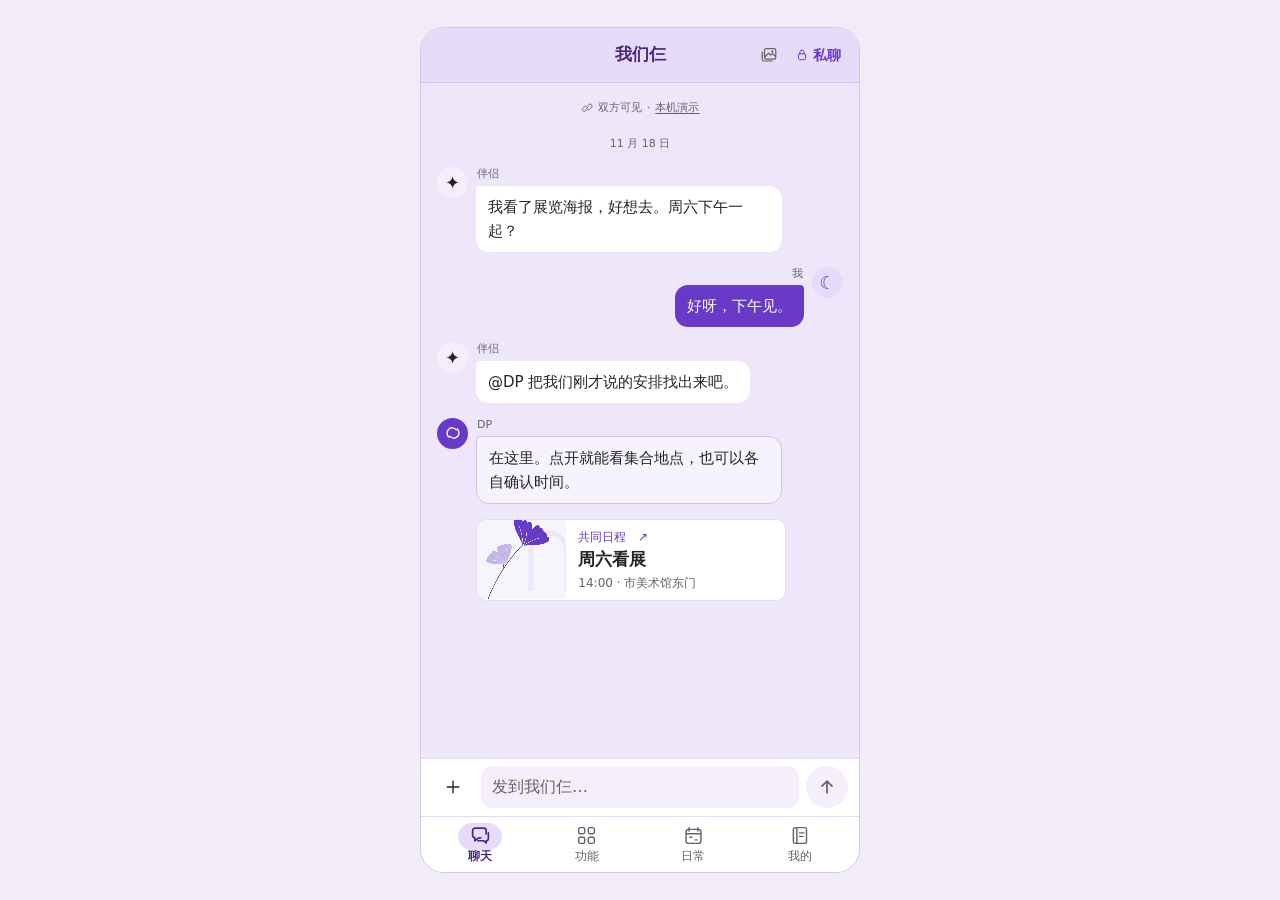
<file: prototype/white-purple-review/index.html>
<!doctype html>
<html lang="zh-CN"><head><meta charset="UTF-8"><meta name="viewport" content="width=device-width, initial-scale=1, viewport-fit=cover, interactive-widget=resizes-content"><meta name="theme-color" content="#e7dbfa"><title>双生宇宙 · 交互预览</title>
<style>
:root {
  color-scheme: light;
  --white: #fff;
  --ink: #242328;
  --secondary: #64626b;
  --rule: #e4dbef;
  --line: #d4c6e7;
  --surface: #f4effa;
  --violet: #6939c7;
  --lilac: #e7dbfa;
  --chat-canvas: #eee7fa;
  --soft-violet: #f7f3fd;
  --deep-violet: #4b287c;
  --lilac-line: #d4bff1;
  --font: system-ui, -apple-system, "PingFang SC", "Microsoft YaHei", sans-serif;
  font-family: var(--font);
  color: var(--ink);
  background: #f1ecf7;
  -webkit-font-smoothing: antialiased;
}
*, *::before, *::after { box-sizing: border-box; }
body { margin: 0; }
button, input, select, textarea { font: inherit; color: inherit; }
button { margin: 0; padding: 0; border: 0; background: transparent; text-align: inherit; cursor: pointer; touch-action: manipulation; }
button:disabled { cursor: default; }
button:focus-visible, label:focus-within, input:focus-visible, select:focus-visible, textarea:focus-visible {
  outline: 2px solid var(--violet); outline-offset: -2px;
}
[hidden] { display: none !important; }
h2, h3, p { margin: 0; }
h2 { font-weight: 650; font-size: 25px; line-height: 1.3; letter-spacing: -.04em; }
h3 { font-weight: 630; font-size: 16px; line-height: 1.5; }
#dp-couple-review {
  min-height: 100vh; min-height: 100dvh; display: grid; place-items: center;
  padding: clamp(12px, 3vh, 32px) 12px; -webkit-tap-highlight-color: transparent;
}
.dp-device {
  width: min(100%, 440px); height: min(866px, calc(100vh - clamp(24px, 6vh, 64px)));
  height: min(866px, calc(100dvh - clamp(24px, 6vh, 64px)));
  display: flex; flex-direction: column; position: relative; isolation: isolate;
  overflow: hidden; border: 1px solid var(--line); border-radius: 24px;
  background: var(--white); font-size: 15px; line-height: 1.5; text-align: left;
}
.dp-top {
  flex: none; display: grid; grid-template-columns: minmax(0,1fr) auto minmax(0,1fr); align-items: center;
  padding: max(5px, env(safe-area-inset-top,0px)) 12px 5px;
  min-height: 55px; border-bottom: 1px solid var(--lilac-line); background: var(--lilac); z-index: 5;
}
.dp-top-title { grid-row: 1; grid-column: 2; justify-self: center; font-size: 17px; font-weight: 660; color: var(--deep-violet); }
.dp-top-right { grid-column: 1/-1; justify-self: center; font-size: 11px; color: var(--secondary); }
.dp-top-right:empty { display: none; }
.dp-top>button, .rv-header-actions button {
  min-height: 42px; display: inline-flex; align-items: center; justify-content: center; border-radius: 8px;
}
.dp-top>button { grid-column: 1; grid-row: 1; width: 42px; justify-self: start; }
.dp-top>button svg { width: 20px; height: 20px; }
.rv-header-actions { grid-column: 3; grid-row: 1; justify-self: end; display: flex; align-items: center; gap: 1px; }
.rv-private-entry { gap: 4px; padding: 0 6px; font-size: 14px; font-weight: 600; color: var(--violet); white-space: nowrap; }
.rv-private-entry svg { width: 14px; height: 14px; }
.dp-change-bg { padding: 0 6px; font-size: 13px; font-weight: 500; color: var(--secondary); }
.dp-change-bg svg { display: none; }
.dp-device[data-route=home] .dp-change-bg { width: 38px; }
.dp-device[data-route=home] .dp-change-bg svg { display: block; width: 18px; height: 18px; }
.dp-device[data-route=home] .rv-bg-label { display: none; }
.dp-main {
  position: relative; min-height: 0; flex: 1 1 0; overflow-y: auto; overflow-x: hidden;
  overscroll-behavior: contain; scrollbar-width: thin; scrollbar-color: var(--line) transparent;
  padding: 16px 20px max(24px, env(safe-area-inset-bottom,0px));
}
.dp-main:focus-visible { outline: none; }
.dp-device:not([data-wall=photo]):is([data-route=home],[data-route=private]) .dp-main { background: var(--chat-canvas); }
.dp-device:is([data-route=home],[data-route=private]) .dp-main { padding: 0 16px 16px; }
.dp-caption,.dp-kicker,.dp-hint,.dp-muted { color: var(--secondary); font-size: 12px; line-height: 1.55; }
.dp-head { margin: 6px 0 18px; }
.dp-kicker { margin-bottom: 4px; font-weight: 500; }
.dp-section { display: flex; align-items: baseline; justify-content: space-between; gap: 8px; margin: 23px 0 7px; }
.dp-section:first-child { margin-top: 4px; }
.dp-section small { color: var(--secondary); font-size: 11px; }
.dp-muted,.dp-hint { padding: 8px 0; }
.dp-list { border-block: 1px solid var(--rule); }
.dp-row { width: 100%; min-height: 52px; display: flex; align-items: center; gap: 12px; padding: 10px 3px; }
.dp-row+.dp-row,.dp-meta+.dp-meta { border-top: 1px solid var(--rule); }
.dp-row-body { display: grid; min-width: 0; flex: 1; gap: 2px; }
.dp-row-body strong { font-size: 14px; font-weight: 540; overflow-wrap: anywhere; }
.dp-arrow { margin-left: auto; color: var(--secondary); font: 20px/1 Arial,sans-serif; }
.dp-sheet { padding: 12px 0; overflow-wrap: anywhere; }
.dp-sheet p+p { margin-top: 8px; }
.dp-meta { display: flex; gap: 12px; align-items: center; justify-content: space-between; padding: 10px 0; font-size: 14px; }
.dp-meta span { color: var(--secondary); }
.dp-meta strong { font-weight: 560; text-align: right; }
.dp-grid { display: grid; grid-template-columns: repeat(4,minmax(0,1fr)); border-block: 1px solid var(--rule); padding: 6px 0; }
.dp-tile { display: grid; align-content: center; justify-items: center; gap: 6px; min-height: 67px; border-radius: 7px; color: var(--ink); font-size: 12px; }
.dp-symbol { display: inline-grid; place-items: center; width: 25px; height: 25px; font: 20px/1 Arial,sans-serif; color: var(--ink); }
.dp-tile .dp-symbol { color: var(--violet); }
.dp-symbol svg { width: 22px; height: 22px; stroke-width: 1.55; }
@media(hover:hover) {
  .dp-tile:hover,.dp-row:hover,.rv-dock button:hover,.rv-header-actions button:hover { background: var(--surface); }
}
.dp-feature {
  display: block; position: relative; width: 100%; text-align: left; border: 1px solid var(--rule); border-radius: 12px;
  overflow: hidden; background: var(--white);
}
.dp-feature canvas { display: block; width: 100%; height: 147px; object-fit: cover; object-position: center 43%; }
.dp-feature-body { background: var(--soft-violet); display: flex; justify-content: space-between; align-items: center; gap: 8px; padding: 12px 14px 13px; }
.dp-feature .dp-kicker,.dp-feature .dp-caption { display: block; }
.dp-feature .dp-kicker { margin: 0; font-size: 11px; }
.dp-feature h2 { margin: 1px 0 3px; font-size: 21px; }
.dp-feature-open { color:var(--violet); font-size: 21px; padding-right: 2px; }
.dp-hero,.dp-scene,.dp-memory-cover,.dp-book-cover { overflow: hidden; border-radius: 10px; background: var(--surface); }
.dp-hero { margin: 6px 0 10px; }
.dp-hero canvas,.dp-scene canvas { display: block; width: 100%; height: auto; }
.dp-hero canvas { max-height: 180px; object-fit: cover; }
.dp-scene { position: relative; }
.dp-pin { position: absolute; transform: translate(-50%,-50%); width: 36px; height: 36px; border-radius: 50%; border: 1px solid var(--lilac-line); background: var(--white); color: var(--violet); text-align: center; font-size: 18px; }
.dp-pin::after { content: ""; position: absolute; inset: -4px; }
.dp-pin:not(.second):not(.third) { left: 77%; top: 37%; }
.dp-pin.second { left: 16%; top: 66%; }
.dp-pin.third { left: 44%; top: 54%; }
.dp-float-note { margin-top: 16px; }
.dp-float-note .dp-section { margin: 0 0 5px; }
.dp-float-note p { color: var(--secondary); font-size: 14px; }
.dp-memory-cover { position: relative; isolation: isolate; min-height: 108px; display: flex; align-items: flex-end; padding: 12px; background: #f6f4fa; }
.dp-memory-cover::before,.dp-memory-cover::after { content: ""; position: absolute; z-index: -1; inset: 10% -8% -2%; background: #e6e0f0; clip-path: polygon(0 75%, 24% 46%, 52% 68%, 80% 20%, 100% 47%, 100% 100%, 0 100%); }
.dp-memory-cover::after { background: #d7cbe9; transform: translate(12%,24%); }
.dp-memory-cover b { color: var(--ink); background: var(--white); padding: 2px 7px; border-radius: 4px; font-size: 12px; font-weight: 550; }
.dp-book-cover { display: flex; align-items: flex-end; gap: 7px; min-height: 108px; padding: 16px; background: #f2eff7; }
.dp-book-cover i { width: 23%; height: 36px; border: 1px solid #b1a8c0; border-left: 6px solid #716980; border-radius: 1px; transform: skewY(-6deg); background: var(--white); }
.dp-book-cover i:nth-child(2){height: 53px; border-left-color: var(--violet); transform: rotate(-6deg) skewY(-3deg);}
.dp-book-cover i:nth-child(3){height: 42px; border-left-color: #aaa6b0;}
.dp-tabs { display: flex; gap: 3px; margin: 8px 0 15px; padding: 3px; border-radius: 9px; background: var(--surface); }
.dp-tabs button { flex: 1; text-align: center; min-height: 37px; padding: 4px; border-radius: 6px; font-size: 14px; color: var(--secondary); }
.dp-tabs [aria-pressed=true] { color: var(--violet); background: var(--white); font-weight: 600; }
.dp-primary,.dp-secondary,.dp-compose button,.dp-bg-actions button,.dp-bg-file-label { min-height: 44px; border-radius: 9px; padding: 9px 13px; text-align: center; font-size: 14px; font-weight: 600; }
.dp-primary,.dp-secondary { display: block; width: 100%; }
.dp-primary,.dp-compose button,.dp-bg-actions [data-bg-action=apply] { background: var(--violet); color: var(--white); }
.dp-secondary,.dp-bg-file-label { background: var(--surface); color: var(--ink); }
.dp-action { margin-top: 16px; }
.dp-actions { display: grid; grid-template-columns: 1fr 1fr; gap: 8px; margin: 15px 0; }
.dp-soft { display: inline-flex; align-items: center; gap: 6px; margin-top: 5px; min-height: 42px; color: var(--violet); font-size: 14px; font-weight: 550; }
.dp-assist { width: 100%; display: flex; align-items: center; gap: 9px; min-height: 46px; margin-top: 18px; border-top: 1px solid var(--rule); color: var(--violet); font-size: 14px; }
.dp-assist b { display: inline-grid; place-items: center; height: 25px; min-width: 29px; border-radius: 6px; background: var(--lilac); font-size: 11px; }
.dp-assist span:last-child { margin-left: auto; }
.dp-field { display: grid; gap: 5px; margin: 12px 0; color: var(--secondary); font-size: 13px; }
.dp-field :is(input,textarea,select),.dp-compose input,.rv-input { width: 100%; min-width:0; border: 1px solid var(--line); background: var(--white); border-radius: 9px; color: var(--ink); padding: 9px 11px; font-size: 16px; line-height: 1.5; }
.dp-field textarea { min-height: 80px; resize: vertical; }
.dp-compose { display: flex; align-items: center; gap: 8px; margin: 12px 0 5px; }
.dp-compose button { flex: none; }
.dp-warning,.dp-bg-note,.dp-bg-status { color: var(--ink); font-size: 12px; }
.dp-warning:not(:empty) { border-left: 2px solid var(--violet); margin-top: 8px; padding-left: 8px; }
.rv-personal-heading,.paper-head { display: flex; align-items: center; gap: 13px; margin: 10px 0 21px; }
.rv-personal-heading h2 { font-size: 22px; }
.rv-personal-heading p { margin-top: 3px; color: var(--secondary); font-size: 13px; }
.paper-head .dp-head { margin: 0; }
.paper-id,.rv-avatar,.dp-avatar { display: inline-grid; flex: none; place-items: center; width: 31px; height: 31px; border-radius: 50%; color: var(--ink); background: var(--surface); font-size: 18px; }
.paper-head .paper-id,.rv-personal-heading .paper-id { width: 46px; height: 46px; font-size: 26px; }
.rv-avatar.mine,.paper-id:not(.partner) { color: var(--violet); background: var(--lilac); }
.rv-avatar.dp,.dp-avatar { color: var(--white); background: var(--violet); font-size: 11px; font-weight: 600; }
.rv-avatar svg { width: 20px; height: 20px; }
.rv-thread { display: flex; flex-direction: column; gap: 15px; padding: 13px 0 6px; }
.rv-privacy,.rv-date { align-self: center; color: var(--secondary); font-size: 11px; line-height: 1.5; text-align: center; }
.rv-privacy { display: flex; align-items: center; gap: 5px; }
.rv-privacy svg { width: 12px; height: 12px; }
.rv-privacy i { font-style: normal; }
.rv-demo-link { padding: 4px 0; color: var(--secondary); text-decoration: underline; text-underline-offset: 2px; }
.rv-chat,.dp-message { display: flex; align-items: flex-start; gap: 8px; }
.rv-chat.is-mine { flex-direction: row-reverse; }
.dp-message { margin: 12px 0; }
.dp-message.mine { justify-content: flex-end; }
.rv-msg { max-width: min(82%,306px); min-width: 0; }
.rv-author { display: block; margin: -1px 1px 3px; color: var(--secondary); font-size: 11px; }
.rv-chat.is-mine .rv-author { text-align: right; }
.rv-bubble,.dp-bubble { display: inline-block; padding: 9px 12px; border-radius: 4px 13px 13px; color: var(--ink); background: var(--surface); white-space: pre-wrap; overflow-wrap: anywhere; font-size: 15px; line-height: 1.6; }
.dp-bubble { max-width: 85%; }
.rv-chat .rv-bubble { background: var(--white); }
.rv-chat.is-mine .rv-bubble,.dp-message.mine .dp-bubble { background: var(--violet); color: var(--white); border-radius: 13px 4px 13px 13px; }
.rv-chat.is-dp .rv-bubble { background: var(--soft-violet); border: 1px solid var(--lilac-line); }
.rv-plan { display: flex; width: min(100%,310px); overflow: hidden; background: var(--white); border: 1px solid var(--rule); border-radius: 10px; color: var(--ink); }
.rv-thread>.rv-plan { margin-left: 39px; width: min(calc(100% - 39px),310px); }
.rv-plan-art { position: relative; flex: 0 0 29%; min-height: 79px; overflow: hidden; background: var(--lilac); }
.rv-plan-art canvas { position: absolute; inset: 0; width: 100%; height: 100%; object-fit: cover; }
.rv-plan-body { display: flex; flex-direction: column; justify-content: center; gap: 1px; padding: 8px 12px; }
.rv-plan-body small { color: var(--violet); }
.rv-plan-body strong { font-size: 17px; font-weight: 630; }
.rv-plan-body span,.rv-plan-body small { font-size: 12px; overflow-wrap: anywhere; }
.rv-plan-body span { color: var(--secondary); }
.rv-editor { flex: none; display: flex; align-items: flex-end; gap: 7px; padding: 7px 11px max(8px,env(safe-area-inset-bottom)); background: var(--white); border-top: 1px solid var(--rule); }
.rv-editor button { flex: none; width: 42px; height: 42px; display: grid; place-items: center; border-radius: 50%; }
.rv-editor button svg { width: 20px; height: 20px; }
.rv-editor .rv-send { background: var(--violet); color: var(--white); }
.rv-editor .rv-send:disabled { color: var(--secondary); background: var(--surface); }
.rv-input { flex: 1; display: block; height: 42px; max-height: 92px; resize: none; border: 0; border-radius: 11px; background: var(--surface); }
.rv-input::placeholder { color: var(--secondary); }
.rv-menu { flex: none; display: flex; flex-wrap: wrap; gap: 6px; padding: 8px 12px; border-top: 1px solid var(--rule); background: var(--white); }
.rv-menu button { display: inline-flex; align-items: center; gap: 5px; min-height: 40px; padding: 4px 10px; color: var(--violet); font-size: 13px; }
.rv-menu svg { width: 16px; height: 16px; }
.rv-dock { flex: none; display: grid; grid-template-columns: repeat(4,minmax(0,1fr)); padding: 3px 6px max(3px,env(safe-area-inset-bottom)); background: var(--white); border-top: 1px solid var(--rule); }
.rv-dock button { min-height: 49px; min-width: 0; display: grid; justify-items: center; align-content: center; gap: 2px; border-radius: 7px; text-align: center; font-size: 12px; line-height: 16px; color: var(--secondary); }
.rv-dock svg { width: 21px; height: 21px; }
.rv-dock [aria-current=page] { position: relative; isolation: isolate; color: var(--deep-violet); font-weight: 650; }
.rv-dock [aria-current=page]::before { content: ""; position: absolute; z-index: -1; top: calc(50% - 22px); left: 50%; transform: translateX(-50%); width: 44px; height: 27px; border-radius: 14px; background: var(--lilac); }
.rv-dock [aria-current=page] svg { fill: var(--lilac); stroke-width: 1.95; }
.dp-personal-bg { display: none; position: absolute; inset: 0; z-index: -1; pointer-events: none; }
[data-wall=photo] .dp-personal-bg { display: block; }
.dp-personal-bg img { display: block; width: 100%; height: 100%; object-fit: cover; }
[data-wall=photo] :is(.rv-privacy,.rv-date,.rv-author,.dp-head,.dp-section,.dp-list,.dp-grid,.dp-sheet,.dp-assist,.dp-muted,.dp-float-note,.dp-warning,.dp-field,.paper-head,.rv-personal-heading,.dp-soft,.dp-hint) { background: var(--white); border-radius: 6px; }
[data-wall=photo] :is(.rv-privacy,.rv-date,.rv-author,.dp-soft,.dp-warning) { padding: 1px 6px; }
[data-wall=photo] .rv-author { display: table; margin-bottom: 3px; }
[data-wall=photo] .is-mine .rv-author { margin-left: auto; }
[data-wall=photo] :is(.dp-head,.dp-section,.dp-list,.dp-grid,.dp-sheet,.dp-assist,.dp-float-note,.dp-field,.paper-head,.rv-personal-heading) { padding: 5px 8px; }
.dp-bg-editor,.rv-demo-panel { z-index: 8; background: var(--white); border: 1px solid var(--line); border-radius: 12px; }
.dp-bg-editor { flex: none; max-height: 43%; overflow-y: auto; margin: 6px 12px; padding: 13px; }
.dp-edit-head,.dp-bg-tools,.dp-bg-actions { display: flex; justify-content: space-between; align-items: center; gap: 8px; }
.dp-edit-head small,.dp-bg-tools button { color: var(--secondary); font-size: 12px; }
.dp-bg-tools,.dp-bg-actions { margin-top: 9px; }
.dp-bg-file-label { position: relative; display: inline-flex; align-items: center; overflow: hidden; }
.dp-bg-tools button { min-height: 44px; padding-inline: 6px; }
.dp-bg-actions { justify-content: flex-end; border-top: 1px solid var(--rule); padding-top: 8px; }
.dp-bg-file-label input { position: absolute; inset: 0; width: 100%; height: 100%; opacity: 0; cursor: pointer; }
.dp-bg-note { margin-top: 6px; color: var(--secondary); }
.dp-bg-status:not(:empty) { padding: 5px 12px; background: var(--white); }
.rv-demo-panel { position: absolute; left: 14px; right: 14px; top: 64px; padding: 16px; }
.rv-demo-panel p { margin: 6px 0 12px; font-size: 14px; }
@media(max-width:520px) {
  #dp-couple-review { display: block; min-height: 0; padding: 0; background: var(--white); }
  .dp-device { width: 100%; height: 100vh; height: 100dvh; border: 0; border-radius: 0; }
}
@media(max-width:354px) {
  .dp-main { padding-inline: 13px; }
  .dp-device:is([data-route=home],[data-route=private]) .dp-main,.dp-top { padding-inline: 9px; }
}
@media(max-width:600px),(pointer:coarse) {
  .dp-device[data-typing=yes] .rv-dock { display: none; }
}
</style></head><body>
<div id="dp-couple-review">
  <div class="dp-device" lang="zh-CN" aria-label="双生宇宙 · 手机交互选稿">
    <div class="dp-personal-bg" aria-hidden="true"><img alt=""></div>
    <header class="dp-top">
      <button type="button" data-act="back" aria-label="返回上一页" hidden>‹</button>
      <strong class="dp-top-title">我们仨</strong>
      <div class="rv-header-actions">
        <button type="button" class="dp-change-bg cursor-interaction" data-act="background" aria-label="换背景" title="换背景" aria-expanded="false"><span class="rv-bg-label">换背景</span></button>
        <button type="button" class="rv-private-entry" data-act="go:private" aria-label="和 DP 私聊">私聊</button>
      </div>
      <span class="dp-top-right"></span>
    </header>
    <section class="dp-bg-editor" aria-label="换背景" hidden>
      <div class="dp-edit-head"><strong>我的背景</strong><small>仅自己可见</small></div>
      <div class="dp-bg-tools"><label class="dp-bg-file-label cursor-interaction" role="button">从相册选择<input type="file" data-bg-file accept="image/*" aria-label="从相册选择背景图片"></label><button type="button" class="cursor-interaction" data-bg-action="reset">恢复默认</button></div>
      <p class="dp-bg-note" aria-live="polite"></p>
      <div class="dp-bg-actions"><button type="button" class="cursor-interaction" data-bg-action="cancel">取消</button><button type="button" class="cursor-interaction" data-bg-action="apply">应用背景</button></div>
    </section>
    <div class="dp-bg-status" role="status"></div>
    <main class="dp-main" aria-label="当前页面"></main>
    <div class="rv-menu" hidden></div>
    <form class="rv-editor" data-submit="sendHome" hidden aria-label="聊天输入栏">
      <button type="button" class="rv-more" data-act="chatTools" aria-expanded="false" aria-label="更多聊天操作"></button>
      <textarea class="rv-input" rows="1" name="homeMessage" maxlength="500" placeholder="发到我们仨，@DP 可提问…" aria-label="发到我们仨"></textarea>
      <button type="submit" class="rv-send" aria-label="发送消息">发送</button>
    </form>
    <nav class="rv-dock" aria-label="底部主导航"></nav>
  </div>
  
</div>
<script>
(() => {
 const root=document.getElementById('dp-couple-review');
 const main=root.querySelector('.dp-main'), top=root.querySelector('.dp-top-title'), topRight=root.querySelector('.dp-top-right');
 const device=root.querySelector('.dp-device'),photoLayer=root.querySelector('.dp-personal-bg img'),bgPanel=root.querySelector('.dp-bg-editor'),bgButton=root.querySelector('.dp-change-bg'),fileInput=root.querySelector('[data-bg-file]'),bgNote=root.querySelector('.dp-bg-note'),bgStatus=root.querySelector('.dp-bg-status');
 const storageKey='dp-couple-review-backdrop-v1';
 let savedPhoto='',draftPhoto='',pickVersion=0,loadingPhoto=false;
 try{const v=localStorage.getItem(storageKey);if(v&&v.startsWith('data:image/jpeg;base64,'))savedPhoto=v;}catch{}
 function renderPhoto(data){
  device.dataset.wall=data?'photo':'default';
  if(data){photoLayer.src=data;}else{photoLayer.removeAttribute('src');}
 }
 function note(text,busy=false){bgNote.textContent=text;loadingPhoto=busy;bgPanel.querySelector('[data-bg-action="apply"]').disabled=busy;}
 function editWallpaper(){
  if(!bgPanel.hidden)return;
  draftPhoto=savedPhoto;fileInput.value='';bgStatus.textContent='';
  note('在下方预览聊天和功能页的个人底图。');
  bgPanel.hidden=false;bgButton.setAttribute('aria-expanded','true');fileInput.focus({preventScroll:true});
 }
 function dismissWallpaper(commit){
  if(commit&&loadingPhoto)return;
  pickVersion++;
  if(commit){savedPhoto=draftPhoto;let persisted=true;try{if(savedPhoto)localStorage.setItem(storageKey,savedPhoto);else localStorage.removeItem(storageKey);}catch{persisted=false;}
   bgStatus.textContent=persisted?(savedPhoto?'已应用个人背景':'已恢复默认背景'):'已应用到本次预览';}
  renderPhoto(savedPhoto);bgPanel.hidden=true;bgButton.setAttribute('aria-expanded','false');fileInput.value='';note('');bgButton.focus({preventScroll:true});
 }
 async function previewUpload(file){
  if(!file)return;
  const version=++pickVersion;
  if(file.type&&!file.type.startsWith('image/')){note('请选择能打开的图片，例如 JPG、PNG 或 WebP。');return;}
  let objectURL='';
  try{
   note('正在读取图片…',true);
   objectURL=URL.createObjectURL(file);const img=new Image();img.src=objectURL;await img.decode();
   if(version!==pickVersion)return;
   const ratio=Math.min(1,1440/Math.max(img.naturalWidth,img.naturalHeight));
   const scratch=document.createElement('canvas');scratch.width=Math.max(1,Math.round(img.naturalWidth*ratio));scratch.height=Math.max(1,Math.round(img.naturalHeight*ratio));
   const pen=scratch.getContext('2d');pen.fillStyle='#ffffff';pen.fillRect(0,0,scratch.width,scratch.height);pen.drawImage(img,0,0,scratch.width,scratch.height);
   draftPhoto=scratch.toDataURL('image/jpeg',.82);renderPhoto(draftPhoto);note('当前为预览，点「应用背景」保存。');
  }catch{if(version===pickVersion)note('这张图暂时无法读取，请换一张 JPG、PNG 或 WebP 图片。');}
  finally{if(objectURL)URL.revokeObjectURL(objectURL);if(version===pickVersion)fileInput.value='';}
 }
 renderPhoto(savedPhoto);
 const modules={
  date:['约会','ticket','◫'],wish:['心愿','sparkles','✧'],calendar:['共同日程','calendar-days','▤'],memory:['共同记忆','book-heart','◇'],
  universe:['小宇宙','orbit','◎'],album:['情侣相册','images','▧'],game:['互动游戏','gamepad-2','⊞'],talk:['关系沟通','messages-square','▱'],
  food:['美食','utensils','♧'],travel:['旅行','compass','⊙'],surprise:['惊喜','party-popper','✲'],gift:['礼物灵感','gift','⊡']
 };
 const models={
   food:{eyebrow:'今晚吃什么',title:'一锅番茄鸡蛋面',details:[['口味','清淡一点'],['准备','番茄、鸡蛋和挂面'],['时间','约 20 分钟']],act:'加入今晚的备选',done:'已放进今晚的备选'},
   travel:{eyebrow:'周末备选',title:'坐慢车去海边',details:[['范围','周末往返'],['路线草稿','车站 → 海边 → 旧书摊'],['想商量','交通和两人的预算']],act:'存成旅行备选',done:'已存为旅行备选'},
   surprise:{eyebrow:'私密草稿',title:'一张展览后的明信片',details:[['写给','我的伴侣'],['交付','自己决定什么时候送'],['灵感','把那天最喜欢的颜色写下来']],act:'保存惊喜草稿',done:'已存入私人草稿'},
   gift:{eyebrow:'送礼备忘',title:'一套展览明信片',details:[['线索','一起提过，想留下喜欢的展品'],['预算','30 元以内'],['来源','共同聊天中的看展计划']],act:'收藏这个灵感',done:'已存入私人收藏'}
 };
 const state={route:'home',history:[],profileTab:'me',guide:'',editing:0,plan:{time:'14:00',place:'市美术馆东门',me:false,partner:false},wish:false,finished:false,memories:[{name:'沿江慢慢走',note:'那天回去时，两个人都把步子放慢了一点。',date:'11 月 15 日'}],profiles:[{title:'逛展时，我喜欢慢慢看。',scope:'双方可见'},{title:'有心事时，我想先被听一会儿。',scope:'仅自己可见'}],selectedMem:0,world:'books',saved:{},guideText:'',logs:{},talk:'',game:'',module:'',msg:''};
 state.memories.push({name:'旧书摊的午后',note:'那天淘到了一本旧画册。等结账的时候，我们还在翻那张跨页插画。',date:'11 月 14 日'});
 const partnerProfile=[{title:'喜欢有手写标注的旧画册',scope:'伴侣分享给我'},{title:'看完展，想留一会儿慢慢走',scope:'伴侣分享给我'}];
 const bookCover='<div class="dp-book-cover" role="img" aria-label="书摊上的几册旧画集"><i></i><i></i><i></i></div>';
 const escape=value=>String(value).replace(/[&<>"']/g,ch=>({'&':'&amp;','<':'&lt;','>':'&gt;','"':'&quot;',"'":'&#39;'}[ch]));
 const clip=value=>String(value||'').trim().slice(0,260);
 function button(action,label,cls='',attr=''){return '<button type="button" class="'+cls+' cursor-interaction" data-act="'+action+'" '+attr+'>'+label+'</button>';}
 function valueOf(name){const element=main.querySelector('[name="'+name+'"]');return element?clip(element.value):'';}
 const heading=(k,t)=>'<div class="dp-head"><div class="dp-kicker">'+k+'</div><h2>'+escape(t)+'</h2></div>';
 const section=(t,s='')=>'<div class="dp-section"><h3>'+t+'</h3><small>'+s+'</small></div>';
 const primary=(a,t)=>'<div class="dp-action">'+button(a,t,'dp-primary')+'</div>';
 const meta=items=>'<div class="dp-sheet">'+items.map(([a,b])=>'<div class="dp-meta"><span>'+escape(a)+'</span><strong>'+escape(b)+'</strong></div>').join('')+'</div>';
 const art=(style)=>'<canvas data-art="'+style+'" class="'+(style==='gallery'?'dp-gallery':'')+'" role="img" aria-label="'+({thumb:'白纸上折起的紫色银杏',wide:'银杏与拱窗的剪纸插画',gallery:'紫色银杏与展馆拱窗的剪纸海报',world:'纸片小岛，上面有水岸步道、旧书摊和观察站'}[style])+'"></canvas>';
 const identity=who=>'<span class="paper-id '+(who==='伴侣'?'partner':'')+'" aria-hidden="true">'+(who==='伴侣'?'✦':'☾')+'</span>';
 const outlines={
  grid:'<rect x="3" y="3" width="7" height="7" rx="2"/><rect x="14" y="3" width="7" height="7" rx="2"/><rect x="3" y="14" width="7" height="7" rx="2"/><rect x="14" y="14" width="7" height="7" rx="2"/>',
  ticket:'<path d="M3 7.2a2 2 0 0 1 2-2h14a2 2 0 0 1 2 2v2.4a2.5 2.5 0 0 0 0 4.9v2.3a2 2 0 0 1-2 2H5a2 2 0 0 1-2-2v-2.3a2.5 2.5 0 0 0 0-4.9Z"/><path d="M15 7.7v1.6m0 2v1.6m0 2v1.6"/>',
  sparkles:'<path d="m10 3 1.7 5.4L17 10l-5.3 1.7L10 17l-1.7-5.3L3 10l5.3-1.6ZM18 14l.8 2.3L21 17l-2.2.7L18 20l-.8-2.3L15 17l2.2-.7Z"/>',
  'calendar-days':'<rect x="3.5" y="5" width="17" height="16" rx="3"/><path d="M7 3v4m10-4v4M4 10h16m-12 4h2m4 3h2"/>',
  'book-heart':'<path d="M3 5c3-1.3 6-.8 9 1.2C15 4.2 18 3.7 21 5v14c-3-1.1-6-.7-9 1.1-3-1.8-6-2.3-9-1.1ZM12 6.2V20"/>',
  orbit:'<circle cx="12" cy="12" r="7.7"/><ellipse cx="12" cy="12" rx="11" ry="3.4" transform="rotate(-26 12 12)"/>',
  images:'<rect x="6" y="3.5" width="15" height="14" rx="2.3"/><path d="m7 14 4.4-4.3 2.7 2.5 2.3-2 4 3.4M3 8v10a2 2 0 0 0 2 2h11"/><circle cx="16.5" cy="7.5" r=".7"/>',
  'gamepad-2':'<path d="M7 7h10c2.5 0 3.4 2.7 4.1 7.6.5 3.3-1.8 4.9-4 2.6l-1.7-1.7H8.6l-1.7 1.7c-2.2 2.3-4.5.7-4-2.6C3.6 9.7 4.5 7 7 7Z"/><path d="M6.2 11.5h4m-2-2v4m6.4-1.4h.1m2.4-1.4h.1"/>',
  'messages-square':'<path d="M18.5 12a3 3 0 0 1-3 3h-6l-4 3v-3.5A3 3 0 0 1 3 11.6V6.5a3 3 0 0 1 3-3h9.5a3 3 0 0 1 3 3Z"/><path d="M9 18h6.5l3 2.5V18a2.5 2.5 0 0 0 2.5-2.5V9"/>',
  utensils:'<path d="M4 3v5c0 3 5 3 5 0V3M6.5 3v18M16 13h4V3c-2.6 1-4 4.4-4 8Zm4-1v9"/>',
  compass:'<circle cx="12" cy="12" r="9"/><path d="m16.7 7.3-3.1 6.3-6.3 3.1 3.1-6.3Z"/>',
  'party-popper':'<path d="m3 21 4.6-13.1 8.5 8.5ZM8.8 15.3l1.3 3.2m2.2-13 1.1-2m2.2 5.7 4-3.2m-1.4 6.5 2.2-.5"/>',
  gift:'<rect x="3" y="8" width="18" height="4.6" rx="1.2"/><path d="M5.2 12.6v7.8h13.6v-7.8M12 8v12"/><path d="M12 8C7.2 8 5.5 6.7 6.3 4.5c1.1-2.6 4.7-1.3 5.7 3.5Zm0 0c4.8 0 6.5-1.3 5.7-3.5C16.6 1.9 13 3.2 12 8Z"/>',
  sunrise:'<path d="M3 17h18m-18 3h18M7 15a5 5 0 0 1 10 0M12 3v3m-8 2 2.2 2.1M20 8l-2.2 2.1"/>',
  dp:'<path d="M16 8.2c-2.6-3-6.8-3.3-9.4-.5s-2.2 7 .4 9.2"/><path d="M8 15.8c2.6 3 6.8 3.3 9.4.5s2.2-7-.4-9.2"/>',
  lock:'<rect x="6" y="10" width="12" height="10" rx="2"/><path d="M8.5 10V7a3.5 3.5 0 0 1 7 0v3"/>',
  link:'<path d="m9 15 6-6m-5 8-1 1a4 4 0 0 1-5.6-5.6l3-3a4 4 0 0 1 5.6 0m0 5.2a4 4 0 0 0 5.6 0l3-3A4 4 0 0 0 15 5l-1 1"/>',
  plus:'<path d="M12 5v14M5 12h14"/>',chevron:'<path d="m14 5-7 7 7 7"/>',
  pen:'<path d="m4 17 1 3 3-1L20 7l-3-3ZM14.7 6.3l3 3"/>',
  notebook:'<rect x="5" y="3" width="15" height="18" rx="2"/><path d="M9 3v18m3-12h5m-5 4h4"/>'
 };
 function glyph(name){return '<svg aria-hidden="true" width="22" height="22" viewBox="0 0 24 24" fill="none" stroke="currentColor" stroke-width="1.65" stroke-linecap="round" stroke-linejoin="round">'+(outlines[name]||'')+'</svg>';}
 const icon=(name,fallback)=>'<span class="dp-symbol" aria-hidden="true">'+(outlines[name]?glyph(name):fallback)+'</span>';
 function row(a,t,sub,mark=''){return button(a,mark+'<span class="dp-row-body"><strong>'+escape(t)+'</strong>'+(sub?'<small class="dp-caption">'+escape(sub)+'</small>':'')+'</span><span class="dp-arrow">›</span>','dp-row');}
 const tabs=(list,active)=>'<div class="dp-tabs">'+list.map(([key,t])=>button(key,t,'','aria-pressed="'+(key===active)+'"')).join('')+'</div>';
 const help=(a,t='和 DP 聊聊这个')=>button('dp:'+a,'<b>DP</b><span>'+t+'</span><span>↗</span>','dp-assist');
 const field=(label,name,value,multi=false)=>'<label class="dp-field">'+label+(multi?'<textarea name="'+name+'" maxlength="260">'+escape(value)+'</textarea>':'<input name="'+name+'" maxlength="80" value="'+escape(value)+'">')+'</label>';
 const warning=()=>state.msg?'<div class="dp-warning" role="alert">'+escape(state.msg)+'</div>':'';
 const ticket=(act='go:plan')=>button(act,art('gallery')+'<span class="dp-feature-body"><span><span class="dp-kicker">共同日程 · 周六</span><h2>周六看展</h2><span class="dp-caption">'+escape(state.plan.time)+' · '+escape(state.plan.place)+'</span></span><span class="dp-feature-open" aria-hidden="true">↗</span></span>','dp-feature');
 const inbox=(who,text)=>'<div class="dp-message '+(who==='我'?'mine':'')+'">'+(who==='我'?'':who==='伴侣'?identity(who):'<span class="dp-avatar">'+escape(who)+'</span>')+'<span class="dp-bubble">'+escape(text)+'</span></div>';
 const compose=(a,label)=>'<form class="dp-compose" data-submit="'+a+'"><input aria-label="'+label+'" name="message" maxlength="260" autocomplete="off" placeholder="'+label+'"><button class="cursor-interaction">发送</button></form>';
 const assistantLabels={plan:'这份约会计划',wish:'这一个心愿',memory:'这段共同经历',universe:'这座观察站',album:'这本相册',game:'这局游戏',talk:'这段私下梳理',profile:'我的档案',food:'今晚的菜单',travel:'这次旅行',gift:'这个礼物灵感',surprise:'这份惊喜'};
 const contextOpening={plan:'目前约在周六 '+state.plan.time+'。你想改几点，还是想换个碰头的地方？',wish:'想把哪一件事约到具体的一天？',memory:'如果只留一句话，你最想记住哪个细节？',universe:'你想听观察站的故事，还是回到步道那天？',talk:'你可以先把刚才最想说的一句话写在这里。',game:'你想再聊聊这道题，还是一起想一个心愿？',profile:'最近有什么关于你的偏好，希望我重新了解？'};
 const basicReply={food:'可以把你们想吃的加进今晚的备选。',travel:'先商量一个能一起出发的周末，再核对路线和预算。',gift:'可以先记下这个灵感，等接近纪念日时再决定。',surprise:'这份草稿保存在你的私人空间，由你决定怎样送出。',album:'可以给这组画面留下一句两个人都愿意分享的图注。'};
 const chatInput=root.querySelector('.rv-input'),editor=root.querySelector('.rv-editor'),menu=root.querySelector('.rv-menu');
 const more=root.querySelector('.rv-more'),send=root.querySelector('.rv-send'),backButton=root.querySelector('[data-act="back"]');
 const privateEntry=root.querySelector('.rv-private-entry');
 const primaryRoutes=[['home','聊天','messages-square'],['directory','功能','grid'],['daily','日常','calendar-days'],['mine','我的','notebook']];
 const dock=root.querySelector('.rv-dock');
 dock.innerHTML=primaryRoutes.map(([id,label,mark])=>button('tab:'+id,glyph(mark)+'<span>'+label+'</span>','', 'data-tab="'+id+'"')).join('');
 privateEntry.innerHTML=glyph('lock')+'私聊';
 bgButton.insertAdjacentHTML('afterbegin',glyph('images'));
 more.innerHTML=glyph('plus');
 send.innerHTML='<svg aria-hidden="true" viewBox="0 0 24 24" fill="none" stroke="currentColor" stroke-width="2.1" stroke-linecap="round" stroke-linejoin="round"><path d="M12 19V5m-6 6 6-6 6 6"/></svg>';
 const chats={private:[],group:[]}, drafts={private:'',group:''}, threadScroll={private:0,group:0};
 const savedKeys=['plan','wish','finished','profiles','memories','saved','talk','guideText','game','guess','logs','albumCaption'];
 const sessionKey='couple-design-review-local-v2';
 function remember(){
  try{
   const business=Object.fromEntries(savedKeys.filter(k=>state[k]!==undefined).map(k=>[k,state[k]]));
   localStorage.setItem(sessionKey,JSON.stringify({business,chats,drafts}));
  }catch{}
 }
 try{
  const snapshot=JSON.parse(localStorage.getItem(sessionKey)||'null');
  if(snapshot?.business){for(const k of savedKeys)if(Object.prototype.hasOwnProperty.call(snapshot.business,k))state[k]=snapshot.business[k];}
  for(const mode of ['private','group']){
   if(Array.isArray(snapshot?.chats?.[mode]))chats[mode]=snapshot.chats[mode];
   if(typeof snapshot?.drafts?.[mode]==='string')drafts[mode]=snapshot.drafts[mode].slice(0,500);
  }
 }catch{}
 function isChat(route=state.route){return route==='home'||route==='private';}
 function chatChannel(){return state.route==='private'?'private':'group';}
 function locationState(){return {couplePreview:true,route:state.route,stack:state.history.slice(),selected:state.selectedMem,editing:state.editing,module:state.module};}
 let nativeHistory=true;
 function syncLocation(replace){
  if(!nativeHistory)return;
  try{window.history[replace?'replaceState':'pushState'](locationState(),'');}catch{nativeHistory=false;}
 }
 function beforeNavigate(){if(isChat())threadScroll[chatChannel()]=main.scrollTop;if(chatInput===document.activeElement)chatInput.blur();state.menuOpen=false;closeNote();}
 function navigate(route){beforeNavigate();state.history.push(state.route);state.route=route;state.msg='';syncLocation(false);draw();main.scrollTop=isChat()?threadScroll[chatChannel()]:0;}
 function back(){
  if(!state.history.length)return;
  if(nativeHistory){window.history.back();return;}
  beforeNavigate();state.route=state.history.pop();state.msg='';draw();main.scrollTop=isChat()?threadScroll[chatChannel()]:0;
 }
 window.addEventListener('popstate',e=>{
  if(!e.state?.couplePreview)return;
  if(!bgPanel.hidden)dismissWallpaper(false);
  beforeNavigate();
  const h=e.state;Object.assign(state,{route:h.route,history:h.stack,selectedMem:h.selected,editing:h.editing,module:h.module,msg:''});
  draw();main.scrollTop=isChat()?threadScroll[chatChannel()]:0;
 });
 syncLocation(true);
 function closeNote(){const n=root.querySelector('.rv-demo-panel');if(n)n.remove();}
 function demoNote(){
  closeNote();
  const panel=document.createElement('section');panel.className='rv-demo-panel';panel.setAttribute('role','dialog');panel.setAttribute('aria-label','关于本机演示');
  panel.innerHTML='<strong>关于本机演示</strong><p>聊天使用示例回复。你在这里填写的内容和背景图片仅保存在当前浏览器，无需登录。</p>'+button('closeDemo','知道了','dp-primary');
  device.append(panel);panel.querySelector('button').focus();
 }
 function homeMessage(who,text){
  const cls=who==='我'?'mine':who==='伴侣'?'partner':'dp',mark=cls==='dp'?glyph('dp'):cls==='mine'?'☾':'✦';
  return '<div class="rv-chat is-'+cls+'"><span aria-hidden="true" class="rv-avatar '+cls+'">'+mark+'</span><div class="rv-msg"><span class="rv-author">'+escape(who)+'</span><div class="rv-bubble">'+escape(text)+'</div></div></div>';
 }
 function homeTicket(){
  return button('go:plan','<span class="rv-plan-art">'+art('thumb')+'</span><span class="rv-plan-body"><small>共同日程　↗</small><strong>周六看展</strong><span>'+escape(state.plan.time)+' · '+escape(state.plan.place)+'</span></span>','rv-plan','aria-label="查看共同日程：周六看展"');
 }
 function chatPage(){
  const group=chatChannel()==='group';
  const seed=group
   ? homeMessage('伴侣','我看了展览海报，好想去。周六下午一起？')+homeMessage('我','好呀，下午见。')+homeMessage('伴侣','@DP 把我们刚才说的安排找出来吧。')+homeMessage('DP','在这里。点开就能看集合地点，也可以各自确认时间。')
   : homeMessage('我','周末想和她出去走走，行程别太满。')+homeMessage('DP','那就留一个下午给美术馆吧。你们之前提过的展，在这份计划里。');
  const messages=chats[chatChannel()].map(m=>homeMessage(m.who,m.text)+(m.card?homeTicket():'')).join('');
  return '<div class="rv-thread"><div class="rv-privacy">'+glyph(group?'link':'lock')+'<span>'+(group?'双方可见':'仅自己可见')+'</span><i aria-hidden="true">·</i>'+button('demoNote','本机演示','rv-demo-link')+'</div><div class="rv-date">11 月 18 日</div>'+seed+homeTicket()+messages+'</div>';
 }
 function homeReply(t){
  if(/周末|计划|展览|约会|集合|几点|看展/.test(t))return {text:'周六 '+state.plan.time+'，在'+state.plan.place+'碰头。想换时间或地点，可以点开这份计划修改。',card:true};
  if(/记忆|回忆|旧书/.test(t))return {text:'共同记忆里有一段「旧书摊的午后」。在底部点「功能」，再进「共同记忆」，就能重温那天。'};
  if(/你好|嗨|在吗|晚上好|早上好/.test(t))return {text:'我在。这里可以试着问我「周六几点集合」，看看聊天怎样接上你们的计划。'};
  if(/心情|难过|委屈|情绪/.test(t))return {text:'可以先把你在意的那句话写下来。如果只想自己梳理，在「关系沟通」里有一份私人草稿。'};
  return {text:'这句话已放进当前演示对话。这个预览使用固定回复，你可以问「周六几点集合」试试。'};
 }
 function sendHome(){
  if(!isChat())return;
  const mode=chatChannel(),t=chatInput.value.trim().slice(0,500);if(!t)return;
  chats[mode].push({who:'我',text:t});
  if(mode==='private'||/@dp(?=$|[\s，,。！？?!：:]|[\u3400-\u9fff])/i.test(t))chats[mode].push({who:'DP',...homeReply(t)});
  drafts[mode]='';chatInput.value='';state.menuOpen=false;remember();draw();main.scrollTop=main.scrollHeight;chatInput.focus({preventScroll:true});
 }
 function renderMenu(){
  menu.hidden=!(isChat()&&state.menuOpen);
  more.setAttribute('aria-expanded',String(!menu.hidden));
  if(!menu.hidden)menu.innerHTML=(chatChannel()==='private'?button('go:guide',glyph('dp')+'让 DP 了解我'):button('mentionDP',glyph('dp')+'提及 DP'))+button('go:profile',glyph('notebook')+'个人档案')+button('go:directory',glyph('grid')+'全部功能')+button('background',glyph('images')+'换背景');
 }
 function page(route){
  if(route==='daily'){
   const latest=state.memories.map((m,i)=>({m,i})).sort((a,b)=>b.m.date.localeCompare(a.m.date,'zh-CN',{numeric:true})||b.i-a.i).slice(0,2);
   const agenda=state.finished?'':section('下一次约会')+homeTicket();
   return ['日常','',agenda+section('一起安排')+'<div class="dp-list">'+row('go:calendar','共同日程','',icon('calendar-days',''))+row('go:wish','共同心愿','',icon('sparkles',''))+'</div>'+section('最近的共同记忆')+'<div class="dp-list">'+latest.map(({m,i})=>row('mem:'+i,m.name,m.date,icon('book-heart',''))).join('')+row('go:memory','查看全部回忆','')+'</div>'];
  }
  if(route==='mine'){
   return ['我的','','<div class="rv-personal-heading">'+identity('我')+'<div><h2>我的空间</h2><p>个人档案与设置</p></div></div><div class="dp-list">'+row('go:profile','个人档案','查看、修改偏好和可见范围',icon('notebook',''))+row('go:guide','让 DP 了解我','私下聊聊我的习惯和想法',icon('dp',''))+'</div>'+section('外观')+'<div class="dp-list">'+row('background','换背景','从相册选择自己的图片',icon('images',''))+'</div>'];
  }
  if(route==='directory'){
   return [ '功能','',ticket()+section('全部功能','12 项')+'<div class="dp-grid">'+Object.entries(modules).map(([id,[name,ic,fb]])=>button('go:'+id,icon(ic,fb)+'<span>'+name+'</span>','dp-tile')).join('')+'</div>'+section('档案')+'<div class="dp-list">'+row('go:profile','个人档案','看看 DP 从聊天里记住了什么',identity('我'))+'</div>'];
  }
  if(isChat(route))return [route==='home'?'我们仨':'我和 DP','',chatPage()];
  if(route==='wish')return ['心愿','双方可见',heading('我们想一起做的事','心愿')+'<div class="dp-list">'+row('go:wishdetail','找一个下午，一起看展',state.wish?'已关联到约会':'想去 · 我们仨的聊天',icon('sparkles','✧'))+row('go:sea','一起看海边日出','想去 · 还没有定日期',icon('sunrise','☼'))+'</div>'+help('wish')];
  if(route==='wishdetail'||route==='sea'){let sea=route==='sea';return ['心愿详情','双方可见',heading('想和你一起',sea?'一起看海边日出':'找一个下午，一起看展')+(sea?'<div class="dp-memory-cover"><b>海边 · 日出</b></div>':'<div class="dp-hero">'+art('wide')+'</div>')+meta(sea?[['状态','还没有定日期'],['地点','海边']]:[['来自','我们仨的聊天'],['状态',state.wish?'已关联周六看展':'想去']])+(sea?primary('dp:wish','和 DP 商量周末'):primary('linkWish',state.wish?'查看约会计划':'关联「周六看展」'))];}
  if(route==='date'||route==='calendar')return [modules[route][0],'双方可见',heading(route==='calendar'?'11 月 · 本周':'下次一起去',route==='calendar'?'共同日程':'我们的约会')+ticket()+section('待商量')+'<div class="dp-list">'+row('go:sea','一起看海边日出','还没有定日期')+'</div>'+help('plan')];
  if(route==='plan')return ['约会计划','双方可见',heading('周六 · 11 月 21 日','周六看展')+'<div class="dp-hero">'+art('wide')+'</div>'+meta([['见面时间',state.plan.time],['碰头地点',state.plan.place],['我',state.plan.me?'已确认':'待确认'],['伴侣',state.plan.partner?'已确认':'待确认']])+'<div class="dp-actions">'+button('go:editplan','修改安排','dp-secondary')+button('confirmPlan',state.plan.me?'我已确认':'确认我的时间','dp-primary')+'</div>'+(state.plan.me?button(state.finished?'openmemory':'go:finish',state.finished?'查看这次的共同记忆 ›':'约会结束了，记下一笔 ›','dp-soft'):'')+help('plan','和 DP 商量这次约会')];
  if(route==='editplan')return ['修改安排','双方可见',heading('周六看展','改一下碰头安排')+'<label class="dp-field">见面时间<input name="time" type="time" value="'+escape(state.plan.time)+'"></label>'+field('碰头地点','place',state.plan.place)+warning()+primary('savePlan','保存并请双方重新确认')];
  if(route==='finish')return ['记录约会','双方可见',heading('周六看展','留下一个细节')+field('这段文字将进入共同记忆','memo','',true)+warning()+primary('saveMemory','存入共同记忆')];
  if(route==='memory'||route==='album')return [modules[route][0],'双方可见',heading('我们一起经历的',route==='album'?'情侣相册':'共同记忆')+'<div class="dp-memory-cover"><b>11 月 · 沿江散步</b></div>'+section(route==='album'?'相册':'11 月')+'<div class="dp-list">'+(route==='album'?row('go:albumdetail','沿江散步','一张风景封面'):state.memories.map((m,i)=>row('mem:'+i,m.name,m.date)).join(''))+'</div>'+help(route)];
  if(route==='albumdetail')return ['沿江散步','双方可见',heading('11 月 15 日 · 情侣相册','沿江散步')+'<div class="dp-memory-cover"><b>江边的傍晚</b></div>'+section('图注')+'<div class="dp-sheet">'+escape(state.albumCaption||'走到这里的时候，天刚刚变成橘色。')+'</div>'+field('修改图注','caption',state.albumCaption||'走到这里的时候，天刚刚变成橘色。')+warning()+primary('saveCaption','保存图注')];
  if(route==='memorydetail'){const m=state.memories[state.selectedMem]||state.memories[0];const cover=m.name==='周六看展'?'<div class="dp-hero">'+art('wide')+'</div>':m.name==='旧书摊的午后'?bookCover:'<div class="dp-memory-cover"><b>沿江散步</b></div>';return ['共同记忆','双方可见',heading(m.date,m.name)+cover+section('当时记下的')+'<div class="dp-sheet">'+escape(m.note)+'</div>'+(m.name==='旧书摊的午后'?button('go:game','用这段回忆玩一道题 ›','dp-soft'):'')+help('memory')];}
  if(route==='profile'){
   const mine=state.profileTab==='me',preview=mine&&state.preview,items=mine?(preview?state.profiles.filter(p=>p.scope==='双方可见'):state.profiles):partnerProfile;
   return ['个人档案',mine?'个人空间':'对方分享','<div class="paper-head">'+identity(mine?'我':'伴侣')+heading(mine?'来自我和 DP 的聊天':'来自伴侣的分享',mine?'我的档案':'伴侣的档案')+'</div>'+tabs([['p:me','我的档案'],['p:partner','伴侣的档案']],'p:'+state.profileTab)+section(preview?'伴侣能看到的条目':mine?'我的偏好':'分享给我的偏好',mine&&!preview?'逐条管理':'')+'<div class="dp-list">'+(items.length?items.map((p,i)=>mine&&!preview?row('edit:'+i,p.title,p.scope):'<div class="dp-row"><span class="dp-row-body"><strong>'+escape(p.title)+'</strong><small class="dp-caption">'+p.scope+'</small></span></div>').join(''):'<div class="dp-row">暂时没有公开条目</div>')+'</div>'+(mine?button('togglePreview',preview?'返回完整档案':'预览伴侣能看到的内容','dp-soft')+(!preview?primary('go:guide','让 DP 了解我'):''):'')];
  }
  if(route==='editprofile'){const p=state.profiles[state.editing];if(!p)return ['档案条目','',heading('个人档案','这条记录已移除')+primary('go:profile','查看个人档案')];return ['编辑档案条目','',heading('从私聊里记下的','这条记录由你决定')+field('档案内容','pref',p.title,true)+'<label class="dp-field">谁可以看<select name="scope">'+['仅自己可见','双方可见'].map(s=>'<option '+(s===p.scope?'selected':'')+'>'+s+'</option>').join('')+'</select></label>'+warning()+primary('savePref','保存修改')+button('delPref','删除这条记录','dp-soft')];}
  if(route==='guide')return ['让 DP 了解我','仅自己可见',section('从一件小事聊起')+inbox('DP','想起你最近有点累的那一天。对方做过什么，让你觉得被照顾到了？')+(state.guideText?inbox('我',state.guideText)+inbox('DP','这句话你想留在自己的档案里吗？保存前可以改一改。')+field('要记住的原话','draft',state.guideText,true)+warning()+primary('storeGuide','仅存进我的档案'):compose('sendGuide','说说那天的事')+warning())];
  if(route==='universe'){
   let spot={dock:['水岸步道','那次沿江散步，变成了岛边的一小段路。','mem:0'],station:['玻璃观察站','这间小屋收藏着你们放进来的共同经历。','go:memory'],books:['旧书摊','那天淘到了一本旧画册。','mem:1']}[state.world];
   return ['小宇宙','双方可见',heading('我们的小宇宙','水边观察站')+'<div class="dp-scene">'+art('world')+button('world:station','✧','dp-pin','aria-label="探索玻璃观察站"')+button('world:dock','≈','dp-pin second','aria-label="探索水岸步道"')+button('world:books','▥','dp-pin third','aria-label="探索旧书摊"')+'</div><div class="dp-float-note">'+section(spot[0],'可探索')+'<p>'+spot[1]+'</p></div>'+primary(spot[2],'查看共同记忆')+help('universe')];
  }
  if(route==='game'){const options=['旧画册','电影海报','手绘明信片'];const choices=(action)=>'<div class="dp-list">'+options.map(o=>row(action+':'+o,o,'')).join('')+'</div>';return ['互动游戏','各自作答',heading('取材于共同记忆 · 旧书摊的午后','那天最想带走哪一样？')+bookCover+(state.guess?section('等待伴侣作答')+meta([['我的选择',state.game],['我猜伴侣会选',state.guess],['伴侣答案','尚未揭晓']])+button('changeGame','修改我的答案','dp-soft'):state.game?section('猜一猜，伴侣会选什么？')+choices('guess'):section('先选自己的答案')+choices('game'))+help('game')];}
  if(route==='talk')return ['关系沟通','仅自己可见',heading('先私下理一理','我想让你知道')+inbox('DP','哪一句话让你最在意？你可以先写下来，慢慢找自己想表达的意思。')+field('我的私人草稿','talk',state.talk,true)+warning()+primary('saveTalk',state.talk?'保存修改':'保存我的草稿')+help('talk','和 DP 接着聊')];
  if(models[route]){const m=models[route],hidden=route==='gift'||route==='surprise';return [modules[route][0],hidden?'仅自己可见':'双方可见',heading(m.eyebrow,m.title)+meta(m.details)+primary('toggle:'+route,state.saved[route]?m.done+' · 撤销':m.act)+help(route)];}
  if(route==='assistant'){const id=state.module,log=state.logs[id]||[],action={plan:'go:editplan',wish:'go:wishdetail',memory:'go:memory',universe:'go:universe',profile:'go:guide',album:'go:albumdetail',game:'go:game',talk:'go:talk'}[id]||'go:'+id;return ['和 DP 聊聊','示例对话',heading('当前话题',assistantLabels[id]||'这条记录')+inbox('DP',id==='plan'?'目前约在周六 '+state.plan.time+'、'+state.plan.place+'。你想改几点，还是换个碰头的地方？':contextOpening[id]||basicReply[id]||'你最想先聊什么？')+log.map(x=>inbox(x[0],x[1])).join('')+compose('sendDP','继续这个话题')+warning()+button(action,{plan:'打开约会编辑',wish:'打开心愿',profile:'进入了解模式'}[id]||'打开相关页面','dp-soft')];}
  return ['功能','',''];
 }
 function respond(id,text){
  if(id==='plan')return /时间|点|改|晚|早/.test(text)?'可以打开下方的约会编辑，写下你希望碰头的时间；改动后两个人可重新确认。':'先把新的碰头地点写进计划，方便对方看到后确认。';
  if(id==='talk')return '你想让对方先听懂哪一部分？可以先留在自己的草稿里。';
  if(id==='wish')return '可以先留在心愿里。两个人时间合适时，再关联到约会。';
  if(id==='game')return '这一题会在你们都提交后揭晓。更想一起去做的事，也能记成心愿。';
  if(id==='memory')return '你愿意把哪一个片段留在两个人都能看到的记忆里？';
  if(id==='universe')return '水岸步道上有那次散步的回忆。可以点地图上的水纹查看。';
  return basicReply[id]||'可以先记下这个想法，再回到对应页面修改。';
 }
 function act(action){
  if(action==='background'){state.menuOpen=false;renderMenu();editWallpaper();return;}
  if(!bgPanel.hidden){if(action==='back'){dismissWallpaper(false);return;}dismissWallpaper(false);}
  bgStatus.textContent='';
  const sep=action.indexOf(':'),kind=sep<0?action:action.slice(0,sep),arg=sep<0?'':action.slice(sep+1);
  state.msg='';
  if(kind==='tab'){if(arg!==state.route)navigate(arg);return;}
  if(kind==='go')return navigate(arg);
  if(kind==='back')return back();
  if(kind==='chatTools'){state.menuOpen=!state.menuOpen;renderMenu();return;}
  if(kind==='demoNote'){demoNote();return;}
  if(kind==='closeDemo'){closeNote();root.querySelector('[data-act="demoNote"]')?.focus();return;}
  if(kind==='sendHome'){sendHome();return;}
  if(kind==='mentionDP'){state.menuOpen=false;renderMenu();if(!chatInput.value.toLowerCase().includes('@dp'))chatInput.value=('@DP '+chatInput.value).slice(0,500);drafts[chatChannel()]=chatInput.value;send.disabled=!chatInput.value.trim();remember();chatInput.focus();return;}
  if(kind==='dp'){state.module=arg;return navigate('assistant');}
  if(kind==='mem'){state.selectedMem=Number(arg);return navigate('memorydetail');}
  if(kind==='edit'){state.editing=Number(arg);return navigate('editprofile');}
  if(kind==='p'){state.profileTab=arg;state.preview=false;}
  if(kind==='togglePreview')state.preview=!state.preview;
  if(kind==='world')state.world=arg;
  if(kind==='game')state.game=arg;
  if(kind==='guess')state.guess=arg;
  if(kind==='changeGame'){state.game='';state.guess='';}
  if(kind==='toggle')state.saved[arg]=!state.saved[arg];
  if(kind==='linkWish'){state.wish=true;remember();return navigate('plan');}
  if(kind==='confirmPlan')state.plan.me=true;
  if(kind==='savePlan'){
   const time=valueOf('time'),place=valueOf('place');
   if(!time||!place)state.msg='写下碰头时间和地点后即可保存。';
   else {if(time!==state.plan.time||place!==state.plan.place){state.plan={time,place,me:false,partner:false};}remember();return back();}
  }
  if(kind==='saveMemory'){
   const memo=valueOf('memo');if(!memo)state.msg='写下一句想保留的细节吧。';
   else {if(!state.finished)state.memories.push({name:'周六看展',note:memo,date:'11 月 21 日'});state.finished=true;state.selectedMem=state.memories.length-1;state.route='memorydetail';syncLocation(true);main.scrollTop=0;}
  }
  if(kind==='openmemory'){state.selectedMem=state.memories.length-1;return navigate('memorydetail');}
  if(kind==='saveCaption'){const c=valueOf('caption');if(!c)state.msg='请写一句图注。';else{state.albumCaption=c;remember();return back();}}
  if(kind==='savePref'){
   const p=valueOf('pref'),s=valueOf('scope');if(!p)state.msg='请写下想保留的内容。';
   else {state.profiles[state.editing]={title:p,scope:s};remember();return back();}
  }
  if(kind==='delPref'){state.profiles.splice(state.editing,1);remember();return back();}
  if(kind==='sendGuide'){
   const t=valueOf('message');if(!t)state.msg='可以先写一句自己的感受。';else state.guideText=t;
  }
  if(kind==='storeGuide'){
   const t=valueOf('draft');if(!t)state.msg='请写下你想保存的一句话。';
   else {state.profiles.push({title:t,scope:'仅自己可见'});state.guideText='';state.profileTab='me';state.preview=false;remember();if(state.history[state.history.length-1]==='profile')return back();return navigate('profile');}
  }
  if(kind==='saveTalk'){const t=valueOf('talk');if(!t)state.msg='写一点内容后即可保存。';else {state.talk=t;state.msg='私人草稿已保存。';}}
  if(kind==='sendDP'){
   const t=valueOf('message');if(!t)state.msg='先输入一句话。';
   else{const id=state.module;const log=state.logs[id]||(state.logs[id]=[]);log.push(['我',t],['DP',respond(id,t)]);}
  }
  remember();draw();
 }
 function draw(){
  const [title,side,body]=page(state.route),home=state.route==='home';device.dataset.route=state.route;main.innerHTML=body;
  topRight.textContent=side;
  const tabPage=primaryRoutes.some(([id])=>id===state.route);
  dock.hidden=!tabPage;
  for(const control of dock.querySelectorAll('[data-tab]')){
   if(control.dataset.tab===state.route)control.setAttribute('aria-current','page');else control.removeAttribute('aria-current');
  }
  const previous=state.history[state.history.length-1];
  backButton.hidden=home||(tabPage&&(!previous||primaryRoutes.some(([id])=>id===previous)));
  backButton.innerHTML=glyph('chevron');backButton.setAttribute('aria-label',state.route==='private'?'返回我们仨':'返回上一页');
  top.textContent=title;privateEntry.hidden=!home;
  editor.hidden=!isChat();renderMenu();
  if(isChat()){
   const privateChat=state.route==='private';
   chatInput.value=drafts[chatChannel()]||'';
   chatInput.placeholder=privateChat?'私下和 DP 说…':'发到我们仨…';
   chatInput.setAttribute('aria-label',privateChat?'私下发给 DP':'发到我们仨');
   editor.setAttribute('aria-label',privateChat?'私聊输入栏':'群聊输入栏');
   send.setAttribute('aria-label',privateChat?'发给 DP':'发送到我们仨');
   send.disabled=!chatInput.value.trim();
  }
  main.querySelectorAll('[data-art]').forEach(paint);
 }
 function paint(canvas){
  const kind=canvas.dataset.art;
  const world=kind==='world';
  const width=kind==='thumb'?400:760, height=kind==='thumb'?400:world?440:444;
  canvas.width=width;canvas.height=height;
  const ctx=canvas.getContext('2d');if(!ctx)return;
  const paper='#ffffff',field='#f7f5fc',pale='#ede8f9',middle='#c6b6e7',fold='#a38ace',violet='#6939c7',ink='#51465d';
  function shape(path,color){ctx.fillStyle=color;ctx.fill(new Path2D(path));}
  function stroke(path,color,weight=2){ctx.lineWidth=weight;ctx.strokeStyle=color;ctx.lineCap='round';ctx.lineJoin='round';ctx.stroke(new Path2D(path));}
  function rect(x,y,w,h,color){ctx.fillStyle=color;ctx.fillRect(x,y,w,h);}
  function ginkgo(x,y,scale,angle,color){
   ctx.save();ctx.translate(x,y);ctx.rotate(angle);ctx.scale(scale,scale);
   shape('M0 0 C-20 -20 -45 -22 -62 -52 Q-63 -59 -54 -57 Q-48 -69 -39 -63 Q-33 -75 -24 -67 Q-18 -78 -11 -70 L-2 -57 L2 -72 Q9 -81 17 -73 Q26 -77 32 -68 Q41 -73 47 -61 Q55 -65 59 -54 C52 -28 20 -19 0 0Z',color);
   stroke('M0 0 Q-1 -24 -15 -49 M0 0 Q-15 -26 -40 -45 M0 0 Q12 -28 34 -49',paper,1.2);
   ctx.restore();
  }
  rect(0,0,width,height,paper);
  if(!world){
   if(kind==='thumb'){
    rect(0,0,width,height,field);
    shape('M230 341V162a93 93 0 0 1 186 0v179h-24V162a69 69 0 0 0-138 0v179z',pale);
    stroke('M48 382 Q108 225 222 118 M116 244 Q127 199 126 157',ink,3);
    ginkgo(132,220,1.13,-.59,middle);ginkgo(206,139,1.5,.54,violet);
   }else{
    shape('M420 337V148a112 112 0 0 1 224 0v189h-24V148a88 88 0 0 0-176 0v189z',pale);
    stroke('M0 328H173 M316 328H718',middle,1.3);
    stroke('M80 384Q146 258 301 121 M154 261Q146 210 139 176',ink,2.5);
    ginkgo(145,207,.89,-.69,middle);ginkgo(230,167,1.33,.16,violet);ginkgo(300,123,.73,.75,fold);
   }
   return;
  }
  // The bank, jetty and buildings sit under their interactive location pins.
  shape('M0 178Q121 158 236 173T485 157T760 151v289H0z',field);
  shape('M0 321Q139 273 257 302Q411 350 508 286T760 272v168H0z',pale);
  stroke('M6 351Q132 311 234 333 M385 364Q465 346 509 315 M633 307Q697 284 743 287',middle,1.8);
  shape('M44 321l136 -49 8 13 -137 49z',middle);
  stroke('M50 329l134 -48',ink,1.5);
  rect(260,216,146,67,paper);rect(264,211,4,69,ink);rect(398,211,4,69,ink);
  shape('M250 218l15 -28h134l16 28z',violet);
  for(let i=0;i<4;i++){const x=278+29*i;stroke('M'+x+' 192l-5 23',paper,2);}
  rect(255,251,156,5,ink);rect(264,262,135,18,middle);
  [16,21,11,19,23,13,17,10,19,22].forEach((h,i)=>rect(274+i*11,249-h,7,h,[fold,pale,ink,middle][i%4]));
  rect(505,127,128,97,paper);shape('M491 129Q568 21 647 129Z',middle);
  shape('M535 220v-53a36 36 0 0 1 72 0v53z',fold);
  stroke('M570 135v85 M538 178h66',paper,2.5);
  rect(498,222,143,4,ink);rect(488,230,161,3,middle);
  [[94,218,1],[173,192,.69],[692,206,.85]].forEach(([x,y,s],i)=>{
   stroke('M'+x+' '+y+'v-'+(36*s),ink,2.5);ginkgo(x,y-30*s,s,0,i===1?middle:fold);
  });
 }
 fileInput.addEventListener('change',()=>previewUpload(fileInput.files[0]));
 const viewport=window.visualViewport;
 let restingHeight=viewport?.height||window.innerHeight,keyboardSeen=false;
 function beginTyping(){device.dataset.typing='yes';}
 function endTyping(){delete device.dataset.typing;keyboardSeen=false;}
 chatInput.addEventListener('focus',beginTyping);
 chatInput.addEventListener('pointerdown',beginTyping);
 editor.addEventListener('focusout',e=>{if(!editor.contains(e.relatedTarget))endTyping();});
 viewport?.addEventListener('resize',()=>{
  if(!device.dataset.typing){restingHeight=viewport.height;return;}
  if(restingHeight-viewport.height>100)keyboardSeen=true;
  else if(keyboardSeen&&restingHeight-viewport.height<50){endTyping();restingHeight=viewport.height;}
 });
 chatInput.addEventListener('input',()=>{if(!isChat())return;drafts[chatChannel()]=chatInput.value;send.disabled=!chatInput.value.trim();remember();});
 chatInput.addEventListener('keydown',e=>{if(e.key==='Enter'&&!e.shiftKey&&!e.isComposing&&e.keyCode!==229){e.preventDefault();sendHome();}});
 bgPanel.addEventListener('click',e=>{const a=e.target.closest('[data-bg-action]')?.dataset.bgAction;if(a==='apply'||a==='cancel')dismissWallpaper(a==='apply');if(a==='reset'){pickVersion++;fileInput.value='';draftPhoto='';renderPhoto('');note('默认纸雕背景预览，点「应用背景」保存。');}});
 document.addEventListener('keydown',e=>{if(e.key!=='Escape')return;if(!bgPanel.hidden){dismissWallpaper(false);return;}if(root.querySelector('.rv-demo-panel')){closeNote();return;}if(state.menuOpen){state.menuOpen=false;renderMenu();return;}if(state.route!=='home')back();});
 root.addEventListener('click',e=>{const button=e.target.closest('[data-act]');if(button&&root.contains(button))act(button.dataset.act);});
 root.addEventListener('submit',e=>{const form=e.target.closest('[data-submit]');if(form){e.preventDefault();act(form.dataset.submit);}});
 draw();
})();
</script>
</body></html>
</file>
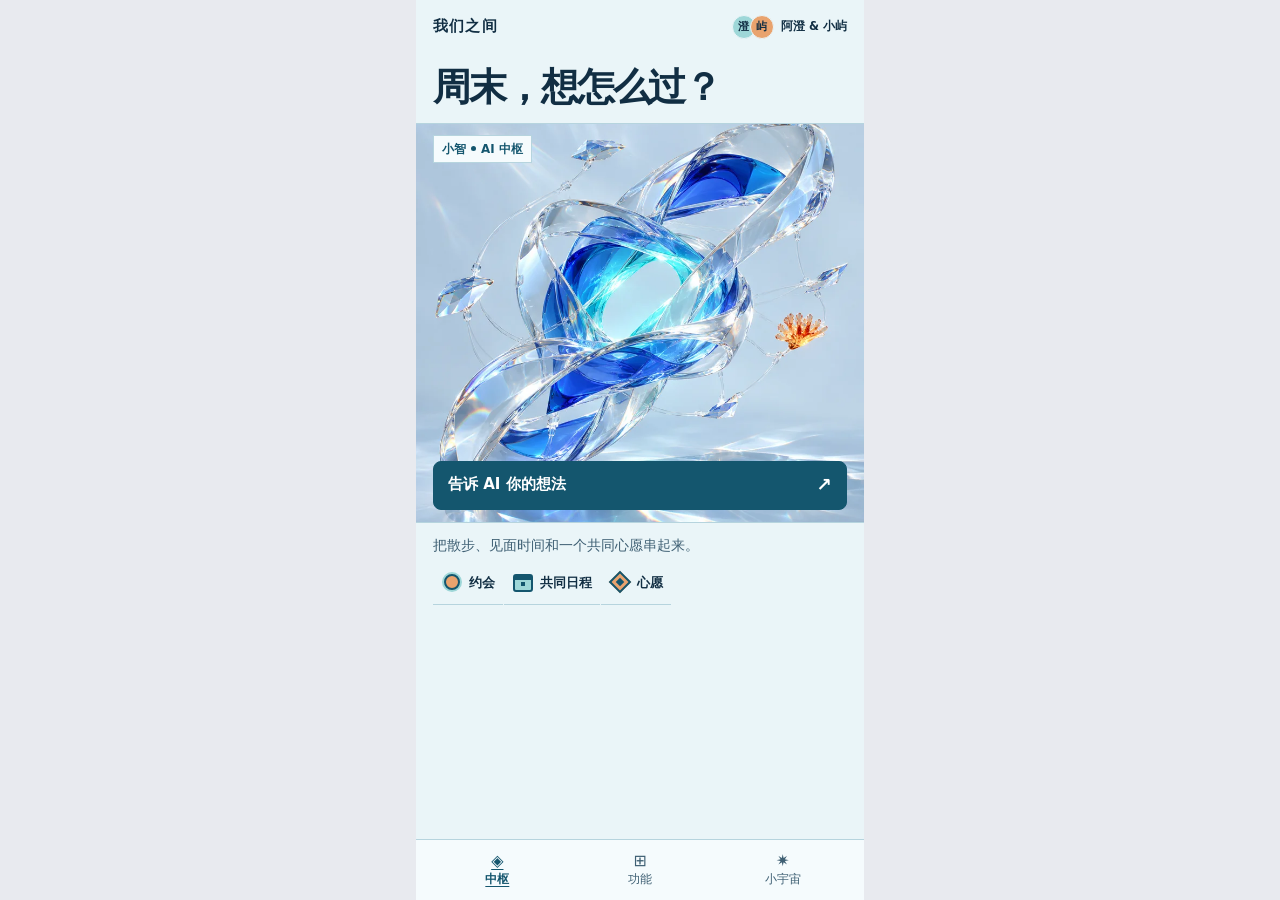
<file: visual-v2/sample.html>
<!doctype html>
<html lang="zh-CN">
<head>
  <meta charset="utf-8"><meta name="viewport" content="width=device-width,initial-scale=1,viewport-fit=cover">
  <meta name="robots" content="noindex,nofollow">
  <meta http-equiv="Content-Security-Policy" content="default-src 'self'; connect-src 'none'; img-src 'self' data:; object-src 'none'; form-action 'self'; base-uri 'none'">
  <title>我们之间 · 手机设计样本</title>
  <link rel="icon" href="data:,"><link rel="stylesheet" href="sample.css">
  <script type="module" src="sample.js"></script>
</head>
<body>
  <div class="phone"><main id="app"></main><nav class="product-nav" id="nav" aria-label="主导航"></nav></div>
  <dialog id="overlay" aria-labelledby="dialog-title"></dialog>
</body>
</html>
</file>
<file: frontend/styles.css>
:root {
  color-scheme: light;
  --paper: #f7f8f3;
  --surface: #ffffff;
  --ink: #203f38;
  --muted: #50675d;
  --line: #dce6db;
  --accent: #23665b;
  --accent-dark: #164b43;
  --shell: 448px;
  --nav-size: calc(66px + env(safe-area-inset-bottom));
  --gutter: clamp(16px, 5.5vw, 26px);
  --font: "PingFang SC", "Microsoft YaHei", "Noto Sans CJK SC", "DM Sans", system-ui, sans-serif;
}

*, *::before, *::after { box-sizing: border-box; }
html, body { margin: 0; min-height: 100%; }
body { background: #e9eee7; color: var(--ink); font-family: var(--font); }
a { color: inherit; text-decoration: none; }
button, input, textarea { color: inherit; font: inherit; }
button { cursor: pointer; }
button:disabled { cursor: default; }
:focus-visible { outline: 2px solid #2b7567; outline-offset: 3px; }
h1, h2, h3, p, figure { margin: 0; }
h1:focus { outline: none; }
svg { display: block; width: 22px; height: 22px; flex: none; }
[hidden] { display: none !important; }
small { font-size: .77rem; }
p, dd, li, .detail-text, .message, .review-preview { overflow-wrap: anywhere; }

.app-shell {
  width: min(100%, var(--shell));
  min-height: 100vh;
  min-height: 100dvh;
  margin-inline: auto;
  background: var(--paper);
  box-shadow: 0 0 64px #294b3514;
}
body:is([data-page="home"], [data-page="directory"], [data-page="profiles"]) #screen { padding-bottom: var(--nav-size); }
body:has(.fields) #screen { padding-bottom: 0; }

#navigation {
  position: fixed;
  inset: auto 0 0;
  z-index: 4;
  width: min(100%, var(--shell));
  height: var(--nav-size);
  margin-inline: auto;
  background: #fbfcf8;
  border-top: 1px solid var(--line);
  padding: 5px var(--gutter) max(5px, env(safe-area-inset-bottom));
  display: grid;
  grid-template-columns: repeat(3, 1fr);
  gap: 5px;
}
#navigation a {
  min-height: 46px;
  display: grid;
  grid-template-rows: auto auto;
  align-content: center;
  justify-items: center;
  gap: 3px;
  border-radius: 14px;
  color: var(--muted);
  font-size: .76rem;
}
#navigation a[aria-current="page"] { background: #e7f0e8; color: var(--accent-dark); font-weight: 750; }
#navigation svg { width: 19px; height: 19px; }

.home-page {
  min-height: calc(100vh - var(--nav-size));
  min-height: calc(100dvh - var(--nav-size));
  display: grid;
  grid-template-rows: auto auto minmax(314px, 1fr) auto auto;
  max-width: 100%;
  background:
    radial-gradient(ellipse 84% 46% at 50% 46%, #e8f3e9aa, transparent 76%),
    var(--paper);
}
.home-header {
  min-height: calc(66px + env(safe-area-inset-top));
  padding: env(safe-area-inset-top) var(--gutter) 0;
  display: flex;
  align-items: center;
  justify-content: space-between;
  gap: 10px;
}
.brand { display: flex; align-items: center; gap: 8px; font-weight: 800; font-size: 1.12rem; }
.brand-mark {
  display: grid;
  place-items: center;
  width: 34px;
  height: 34px;
  border-radius: 11px;
  background: #e6efe7;
  color: var(--accent);
}
.brand-mark svg { width: 20px; height: 20px; }
.actor-button {
  border: 1px solid #dce6dd;
  border-radius: 32px;
  background: #ffffffb0;
  padding: 4px 7px 4px 4px;
  display: inline-flex;
  gap: 3px;
  align-items: center;
  min-height: 44px;
}
.actor-button svg { width: 17px; height: 17px; }
.avatar {
  display: inline-grid;
  width: 32px;
  height: 32px;
  place-items: center;
  border-radius: 50%;
  font-weight: 800;
  background: #dfede1;
  color: #215c4e;
}
.avatar-b { background: #f2e6df; color: #834f43; }
.home-intro {
  text-align: center;
  padding: clamp(11px, 2.4vh, 24px) var(--gutter) 6px;
}
.home-intro h1 { font-size: clamp(1.72rem, 7vw, 2.1rem); line-height: 1.3; font-weight: 820; letter-spacing: .02em; }
.home-intro p { margin-top: 8px; color: var(--muted); font-size: .9rem; line-height: 1.55; }
.orbit-stage {
  width: 100%;
  max-width: 410px;
  min-height: 312px;
  max-height: 466px;
  place-self: center;
  align-self: stretch;
  position: relative;
  isolation: isolate;
}
.orbit-ring {
  position: absolute;
  left: 50%;
  top: 50%;
  width: var(--ring-width);
  transform: translate(-50%, -50%);
  aspect-ratio: 1;
  border: 1px solid var(--ring-color);
  border-radius: 50%;
  pointer-events: none;
}
.orbit-ring-outer { --ring-width: 85%; --ring-color: #cdded0; border-style: dashed; }
.orbit-ring-middle { --ring-width: 70%; --ring-color: #d1e1d5; }
.orbit-ring-inner { --ring-width: 55%; --ring-color: #dbe9dc; }
.orbit-dot { position: absolute; width: 7px; height: 7px; border-radius: 50%; background: #7cac98; box-shadow: 0 0 0 4px #e1efe5; }
.dot-one { top: 23%; left: 49%; }
.dot-two { right: 17%; bottom: 33%; background: #b99b7e; box-shadow: 0 0 0 4px #f4eddf; }
.ai-core {
  position: absolute;
  z-index: 1;
  top: 50%;
  left: 50%;
  transform: translate(-50%, -50%);
  width: clamp(152px, 44vw, 187px);
  aspect-ratio: 1;
  border: 1px solid #83b8a7;
  border-radius: 50%;
  background: radial-gradient(circle at 34% 19%, #f1fbef 0%, #c8e8d7 34%, #92c6b5 72%, #71ada0 100%);
  box-shadow: 0 12px 32px #5c9a8251, 0 0 0 9px #ffffff86, inset 0 -8px 24px #38776c25;
  display: grid;
  justify-items: center;
  align-content: center;
  gap: 5px;
  color: #194c43;
}
.ai-core .core-mark { width: 28px; height: 24px; display: grid; place-items: center; }
.ai-core strong { font-family: "DM Sans", system-ui, sans-serif; font-size: 2.48rem; line-height: 1.02; letter-spacing: .02em; }
.ai-core span:last-child { font-size: .82rem; font-weight: 750; }
.orbit-node {
  position: absolute;
  z-index: 2;
  border-radius: 50%;
  width: clamp(74px, 21vw, 88px);
  aspect-ratio: 1;
  border: 1px solid var(--tone-border);
  background: var(--tone);
  color: var(--tone-ink);
  box-shadow: 0 8px 18px #436d4e14;
  display: grid;
  align-content: center;
  justify-items: center;
  gap: 6px;
  font-weight: 760;
  font-size: .76rem;
  white-space: nowrap;
}
.orbit-node svg { width: 25px; height: 25px; }
.node-0 { top: 10%; left: 8%; }
.node-1 { top: 18%; right: 7%; }
.node-2 { bottom: 12%; left: 8%; }
.node-3 { bottom: 10%; right: 9%; }

.tone-mint { --tone: #eaf3e9; --tone-border: #d6e6d7; --tone-ink: #28594a; }
.tone-peach { --tone: #faede6; --tone-border: #f0ded4; --tone-ink: #854937; }
.tone-blue { --tone: #e9eff8; --tone-border: #d8e3f1; --tone-ink: #405b7e; }
.tone-sand { --tone: #f7efdf; --tone-border: #efe1c9; --tone-ink: #71563c; }
.tone-lilac { --tone: #efebf8; --tone-border: #e4dced; --tone-ink: #66517e; }
.module-badge {
  display: inline-grid;
  place-items: center;
  width: 44px;
  height: 44px;
  border-radius: 14px;
  color: var(--tone-ink);
  background: var(--tone);
  border: 1px solid var(--tone-border);
  flex: none;
}
.home-card, .suggestion {
  display: grid;
  grid-template-columns: auto minmax(0, 1fr) auto;
  align-items: center;
  gap: 11px;
  min-height: 64px;
  border: 1px solid var(--line);
  background: var(--surface);
  border-radius: 16px;
  padding: 9px 12px;
}
.home-card { margin: 3px var(--gutter) 0; }
.home-card small, .suggestion small { display: block; color: var(--muted); margin-bottom: 3px; }
.home-card strong, .suggestion strong { display: block; font-size: .91rem; overflow-wrap: anywhere; }
.home-card > svg, .suggestion > svg { width: 17px; color: var(--muted); }
.demo-note { text-align: center; color: var(--muted); font-size: .72rem; padding: 9px 12px 13px; }

.page-header {
  min-height: calc(64px + env(safe-area-inset-top));
  padding: env(safe-area-inset-top) var(--gutter) 0;
  display: grid;
  grid-template-columns: 66px minmax(0, 1fr) 66px;
  align-items: center;
  align-content: center;
  text-align: center;
  border-bottom: 1px solid var(--line);
  background: #fbfcf7;
}
.page-header h1, .sub-header h1 { font-size: 1.25rem; line-height: 1.35; font-weight: 800; }
.page-header small { display: block; font-size: .68rem; color: var(--muted); margin-top: 2px; }
.page-header .actor-button { justify-self: end; }
.icon-button {
  display: grid;
  width: 44px;
  height: 44px;
  place-items: center;
  color: var(--ink);
  padding: 0;
  border-radius: 50%;
  border: 1px solid var(--line);
  background: var(--surface);
}
.page-content { padding: 20px var(--gutter) 26px; }
.page-intro { margin: 1px 0 19px; }
.page-intro h2, .module-hero h2 { font-size: 1.52rem; line-height: 1.35; }
.page-intro p, .context-note, .empty-state p { margin-top: 7px; color: var(--muted); font-size: .91rem; line-height: 1.7; }
.module-grid { display: grid; grid-template-columns: repeat(2, minmax(0, 1fr)); gap: 10px; }
.directory-card {
  position: relative;
  display: grid;
  align-content: start;
  gap: 5px;
  min-height: 126px;
  padding: 12px;
  border-radius: 16px;
  border: 1px solid var(--tone-border);
  background: var(--tone);
  overflow-wrap: anywhere;
}
.directory-card .module-badge { background: #ffffffa3; }
.directory-card strong { font-size: 1rem; }
.directory-card small { color: var(--muted); font-size: .78rem; line-height: 1.55; }
.directory-card > svg { position: absolute; right: 9px; top: 16px; width: 16px; color: var(--tone-ink); }
.module-hero {
  border: 1px solid var(--tone-border);
  background: var(--tone);
  border-radius: 23px;
  padding: 22px;
  color: var(--ink);
}
.module-hero .module-badge { background: #ffffffac; }
.module-hero small { display: block; color: var(--tone-ink); font-weight: 730; margin: 12px 0 8px; }
.module-hero p { margin-top: 10px; font-size: .96rem; line-height: 1.75; color: var(--muted); }

.detail-box { margin: 14px 0; border: 1px solid var(--line); border-radius: 15px; background: var(--surface); }
.detail-box summary, .review-preview summary {
  cursor: pointer;
  display: flex;
  min-height: 48px;
  align-items: center;
  justify-content: space-between;
  padding: 10px 13px;
  font-size: .9rem;
  font-weight: 740;
  list-style: none;
}
summary::-webkit-details-marker { display: none; }
.detail-box summary svg { width: 17px; }
details[open] > summary > svg { transform: rotate(180deg); }
.detail-text { white-space: pre-wrap; font-size: .9rem; line-height: 1.8; color: var(--muted); }
.detail-box > :not(summary) { padding: 2px 14px 14px; }
.detail-box ul { padding-inline-start: 30px; }

.actions { display: flex; gap: 8px; margin-top: 13px; }
.actions > * { flex: 1 1 0; min-width: 0; text-align: center; }
.button, .send-button {
  display: inline-flex;
  align-items: center;
  justify-content: center;
  gap: 6px;
  min-height: 47px;
  border-radius: 12px;
  padding: 9px 10px;
  font-size: .87rem;
  line-height: 1.45;
  font-weight: 750;
}
.button svg { width: 17px; height: 17px; }
.button.primary, .send-button { border: 1px solid var(--accent); background: var(--accent); color: #fff; }
.button.secondary { border: 1px solid #cadbd0; background: var(--surface); color: var(--accent-dark); }
.button.full { width: 100%; }
.empty-state .button { margin-top: 14px; }

.universe-page .module-hero { padding-top: 0; overflow: hidden; }
.universe-scene {
  isolation: isolate;
  position: relative;
  height: clamp(184px, 34vw, 225px);
  margin: 0 -22px 18px;
  background: radial-gradient(ellipse at 50% 50%, #655384 0%, #362854 50%, #29223f 100%);
  overflow: hidden;
}
.universe-planet {
  position: absolute; inset: 50% auto auto 50%; transform: translate(-50%, -50%);
  width: 97px; height: 97px; border-radius: 50%;
  background: radial-gradient(circle at 33% 23%, #f3d8ea, #c08fca 28%, #7f64b2 65%, #504585 100%);
  box-shadow: 0 0 34px #d7a8e298, inset 6px 4px 16px #f5e1ef50;
}
.universe-orbit {
  width: 182px; height: 112px; position: absolute; left: 50%; top: 50%; transform: translate(-50%, -50%) rotate(-22deg);
  border: 1px solid #f1dbff66; border-radius: 50%;
}
.universe-orbit.outer { width: 252px; height: 144px; border-style: dashed; border-color: #e7d4f465; }
.universe-star { position: absolute; width: 5px; height: 5px; border-radius: 50%; background: #f8dfed; box-shadow: 0 0 9px #f7ddf9; }
.star-a { top: 25%; left: 18%; }
.star-b { top: 18%; right: 21%; }
.star-c { bottom: 19%; right: 30%; }

.fields { display: grid; gap: 14px; margin-top: 17px; }
.field { display: grid; gap: 6px; }
.fields label { font-size: .9rem; font-weight: 750; }
.fields input, .fields textarea, .composer input {
  width: 100%;
  font-size: 1rem;
  line-height: 1.55;
  border: 1px solid #cbdacf;
  background: var(--surface);
  padding: 10px 11px;
  border-radius: 11px;
  font-weight: 400;
}
.fields textarea { resize: vertical; min-height: 62px; }
.fields input { min-height: 46px; }

.segments {
  display: grid;
  grid-template-columns: repeat(2, minmax(0, 1fr));
  gap: 4px;
  padding: 4px;
  border-radius: 13px;
  background: #e8eee7;
}
.segments a { display: grid; place-items: center; min-height: 44px; padding: 4px; border-radius: 10px; font-size: .87rem; color: var(--muted); }
.segments a[aria-current="page"] { color: var(--accent-dark); font-weight: 780; background: var(--surface); }

.chat-page { height: 100vh; height: 100dvh; min-height: 290px; display: flex; flex-direction: column; }
.chat-segments { margin: 10px var(--gutter) 4px; flex: none; }
.chat-feed { flex: 1 1 auto; min-height: 0; overflow: auto; padding: 12px var(--gutter); overscroll-behavior: contain; }
.chat-welcome { margin-top: clamp(8px, 7vh, 50px); text-align: center; display: grid; gap: 9px; justify-items: center; }
.welcome-icon { display: grid; width: 50px; height: 50px; border-radius: 15px; place-items: center; background: #e1efe5; color: var(--accent); }
.chat-welcome h2 { font-size: 1.32rem; }
.chat-welcome p { max-width: 280px; font-size: .91rem; line-height: 1.7; color: var(--muted); }
.sample-button {
  border: 1px solid var(--line); border-radius: 12px; display: inline-flex; align-items: center;
  gap: 7px; min-height: 44px; padding: 7px 10px; background: var(--surface); font-size: .82rem; text-align: left;
}
.sample-button svg { width: 16px; }
.message {
  width: fit-content; max-width: 94%; margin-bottom: 11px; padding: 10px 12px;
  border-radius: 15px; background: var(--surface); border: 1px solid var(--line);
}
.message small { color: var(--muted); font-weight: 650; }
.message p { margin-top: 5px; font-size: .93rem; line-height: 1.65; white-space: pre-wrap; }
.message.mine { margin-inline-start: auto; background: #e4f0e7; }
.message.assistant:has(.suggestions) { width: 100%; max-width: 100%; }
.suggestions { display: grid; gap: 6px; margin-top: 8px; }
.suggestion { min-height: 55px; padding: 6px 8px; background: #f9fbf7; }
.suggestion > .module-badge { width: 36px; height: 36px; border-radius: 11px; }
.suggestion strong { font-size: .86rem; }
.preference-card { margin-top: 8px; padding: 10px; border-radius: 12px; background: #eef5eb; }
.preference-card > small { display: block; margin-top: 6px; line-height: 1.55; }
.preference-card .button { min-height: 44px; }
.preference-status { color: var(--accent); font-weight: 720; }
.composer { flex: none; padding: 8px var(--gutter) max(9px, env(safe-area-inset-bottom)); border-top: 1px solid var(--line); background: #fbfcf7; }
.composer-inner { display: grid; grid-template-columns: minmax(0, 1fr) 46px; gap: 7px; }
.composer .context-note { margin: 0 0 5px; font-size: .78rem; }
.send-button { min-height: 46px; width: 46px; padding: 0; }

.sub-header { border-bottom: 1px solid var(--line); }
.profile-content { padding-top: 13px; }
.profile-content > .segments { margin-bottom: 13px; }
.profile-card {
  padding: 16px;
  border: 1px solid #eadde6;
  border-radius: 20px;
  background: linear-gradient(132deg, #f8eff1, #eeedf8);
}
.profile-title { display: flex; align-items: center; gap: 10px; }
.profile-title .avatar { width: 42px; height: 42px; }
.profile-title h2 { font-size: 1.14rem; }
.profile-title small, .portrait { color: #5e5265; }
.portrait { line-height: 1.65; margin: 10px 0 12px; font-size: .92rem; }
.radar-card {
  display: grid;
  grid-template-columns: 94px minmax(0, 1fr);
  align-items: center;
  gap: 9px;
  padding: 9px;
  background: #ffffffb0;
  border: 1px solid #e6deed;
  border-radius: 15px;
}
.radar { display: grid; place-items: center; }
.radar svg { width: 90px; height: 84px; color: #8b7899; }
.radar-card figcaption { display: grid; gap: 3px; font-size: .82rem; }
.radar-card figcaption span, .radar-card small { color: #65596e; }
.radar-card small { line-height: 1.45; }
.profile-details dl { margin: 0; }
.profile-details dt { font-weight: 750; font-size: .87rem; }
.profile-details dd { margin: 3px 0 9px; font-size: .87rem; line-height: 1.6; color: var(--muted); }
.profile-details h3 { font-size: .9rem; }
.profile-details li, .memory-list li { line-height: 1.7; font-size: .87rem; }
.profile-content > .button.full { margin-top: 11px; }
.memory-list { margin: 0; }

dialog {
  width: min(calc(100% - 18px), 430px);
  max-width: none;
  max-height: 90vh;
  max-height: 90dvh;
  margin: auto auto max(8px, env(safe-area-inset-bottom));
  padding: 15px;
  border: 1px solid #bed2c5;
  border-radius: 20px;
  background: #fcfdf9;
  color: var(--ink);
  overscroll-behavior: contain;
}
dialog::backdrop { background: #233f3666; }
.dialog-header { display: flex; justify-content: space-between; align-items: center; gap: 8px; }
.dialog-header small { font-size: .77rem; color: var(--muted); }
.dialog-header h2 { font-size: 1.25rem; margin-top: 3px; }
.review-summary { color: var(--muted); font-size: .88rem; line-height: 1.65; margin: 8px 0 10px; }
.review-preview { padding: 9px 12px; background: #edf4ec; border: 1px solid var(--line); border-radius: 12px; }
.review-preview p { margin-top: 4px; font-size: .87rem; line-height: 1.6; }
.review-preview summary { padding: 0; min-height: 41px; }
dialog fieldset { padding: 4px 10px; margin: 10px 0 6px; border: 1px solid var(--line); border-radius: 12px; }
dialog legend { font-size: .84rem; font-weight: 750; }
.choice { display: flex; align-items: center; font-size: .84rem; min-height: 43px; gap: 8px; }
.choice input { width: 19px; height: 19px; accent-color: var(--accent); flex: none; margin: 0; }
.actor-list { display: grid; gap: 8px; }
.actor-list button {
  display: grid; grid-template-columns: auto 1fr auto; align-items: center;
  gap: 8px; border: 1px solid var(--line); border-radius: 13px; background: #f0f5ee; min-height: 50px; text-align: left; padding: 5px 9px;
}
.actor-list button:disabled { opacity: .65; }
.toast {
  visibility: hidden; position: fixed; z-index: 6; bottom: calc(var(--nav-size) + 7px); left: 50%; transform: translateX(-50%);
  max-width: calc(100% - 26px); width: max-content; padding: 9px 13px; border-radius: 12px;
  background: #214e43; color: #fff; font-size: .85rem; text-align: center; pointer-events: none;
}
.toast.visible { visibility: visible; }

@media (min-width: 560px) { dialog { margin: auto; } }
@media (max-height: 720px) {
  .home-header { min-height: calc(56px + env(safe-area-inset-top)); }
  .home-intro { padding-top: 7px; }
}
@media (prefers-reduced-motion: no-preference) {
  .ai-core, .orbit-node, .home-card, .directory-card, .button { transition: scale .15s ease-out, box-shadow .15s ease-out; }
  :is(.ai-core, .orbit-node, .home-card, .directory-card, .button):active { scale: .98; }
}

.version-link { display: inline-flex; align-items: center; min-height: 44px; margin-top: 5px; color: var(--accent-dark); text-decoration: underline; font-size: .86rem; }
</file>
<file: visual-v2/review.css>
*{box-sizing:border-box}
:root{color-scheme:light;--ink:#202a38;--muted:#526074;--line:#ccd5dc;--paper:#f2f4f7;--blue:#263e64}
body{margin:0;background:var(--paper);color:var(--ink);font:15px/1.5 "PingFang SC","Microsoft YaHei",system-ui,sans-serif}
h1,p,figure{margin:0} a{color:#254978} button,select{font:inherit;color:inherit}
button,select{min-height:44px;border:1px solid var(--line);border-radius:8px;background:#fff;padding:6px 9px}
button{cursor:pointer}button[aria-pressed=true]{background:var(--blue);color:#fff;border-color:var(--blue)}
:focus-visible{outline:2px solid #1b608e;outline-offset:3px}
[hidden]{display:none!important}
.review{max-width:1110px;margin:0 auto;padding:20px 14px 40px}
header h1{font-size:clamp(23px,5vw,35px);letter-spacing:-.045em}
header p{color:var(--muted);margin-top:4px}
.directions{display:grid;grid-template-columns:repeat(3,minmax(0,1fr));gap:6px;margin:14px 0 8px}
.directions button{text-align:left;display:grid;align-content:start;gap:4px;padding:8px}
.directions b{font-size:.89rem;line-height:1.38}
.directions small{font-size:.72rem}
.toolbar{display:flex;flex-wrap:wrap;gap:8px 16px;align-items:center;background:#fff;border:1px solid var(--line);padding:8px;border-radius:10px}
.buttons,.options{display:flex;align-items:center;flex-wrap:wrap;gap:6px}
.options label{display:flex;align-items:center;gap:4px;font-size:.78rem}
.options select{min-height:40px;padding-inline:3px}
.options a{display:inline-flex;align-items:center;min-height:44px;padding-inline:4px;font-size:.83rem}
#feedback{min-height:25px;color:var(--muted);font-size:.8rem;padding-block:3px}
.preview{display:grid;justify-items:center}
iframe{width:min(100%,var(--w));height:var(--h);border:0;background:#fff;box-shadow:0 12px 45px #31445322;border-radius:12px}
#comparisons{display:grid;grid-template-columns:repeat(3,minmax(0,1fr));gap:12px}
#comparisons figure{background:#fff;border:1px solid var(--line);padding:8px;border-radius:10px;display:grid;gap:8px}
#comparisons figcaption{font-size:.86rem;font-weight:750}
#comparisons img{display:block;width:100%;height:auto;aspect-ratio:auto;object-fit:contain}
#comparisons button{font-size:.78rem;overflow-wrap:anywhere}
@media(max-width:450px){.review{padding:15px 8px 24px}.directions b{font-size:.81rem}.directions small{line-height:1.3}.toolbar{gap:5px}.toolbar button{font-size:.81rem}#comparisons{gap:4px}#comparisons figure{padding:4px}}

@media(max-width:450px){.preview{margin-inline:-8px}}
</file>
<file: visual-v2/sample.css>
*{box-sizing:border-box}
:root{color-scheme:light;--shell:448px;--nav:calc(61px + env(safe-area-inset-bottom));--gutter:17px}
html,body{margin:0;min-height:100%}
body{background:#e8eaef;font-family:"PingFang SC","Microsoft YaHei",system-ui,sans-serif;color:var(--ink);font-size:15px;line-height:1.55}
body[data-direction=a]{--bg:#eaf5f8;--surface:#f5fbfd;--ink:#112e43;--muted:#3e5f73;--main:#14566e;--aux:#9ed7d8;--warm:#e9a36e;--creative:#c9c4e9;--edge:#b6d4de;--focus:#225971}
body[data-direction=b]{--bg:#fff6e7;--surface:#fffaf1;--ink:#172947;--muted:#424b62;--main:#203b88;--aux:#ced9ef;--warm:#e38870;--creative:#dbcde7;--edge:#acb5c5;--focus:#203b88}
body[data-direction=c]{--bg:#edf0ff;--surface:#f9f8ff;--ink:#261f49;--muted:#504773;--main:#514187;--aux:#c4d8f5;--warm:#eabb70;--creative:#d8cbf5;--edge:#c5beeb;--focus:#514187}
a{color:inherit;text-decoration:none} button,input{font:inherit;color:inherit} button{cursor:pointer} h1,h2,h3,p,figure{margin:0}
button:focus-visible,a:focus-visible,input:focus-visible,summary:focus-visible{outline:2px solid var(--focus);outline-offset:3px}
[hidden]{display:none!important}
.phone{width:min(100%,var(--shell));margin:auto;min-height:100svh;background:var(--bg);overflow-wrap:anywhere}
#app{min-height:100svh;padding-bottom:var(--nav)}
.mast{height:calc(53px + env(safe-area-inset-top));padding-top:env(safe-area-inset-top);display:flex;align-items:center;justify-content:space-between;gap:8px;color:var(--ink)}
.mast>span{color:var(--muted);font-size:.76rem}
.wordmark{font-size:.93rem;font-weight:800;letter-spacing:.08em;display:inline-flex;align-items:center;min-height:44px}
.pair{display:inline-flex;align-items:center;gap:5px;min-height:44px;border:0;background:none;padding:0 0 0 4px;font-size:.72rem;font-weight:700}
.avatars{display:inline-flex;align-items:center;padding-right:2px}
.avatars i{display:grid;place-items:center;border-radius:50%;width:24px;height:24px;border:1px solid var(--bg);font-style:normal;background:var(--aux);color:var(--ink);font-size:11px}
.avatars i+i{margin-left:-6px;background:var(--warm)}
h1{font-size:clamp(26px,7.7vw,38px);letter-spacing:-.055em;line-height:1.2}
h2{font-size:1.12rem;line-height:1.35}
.art{width:100%;height:100%;display:block;object-fit:cover}
.home,.directory,.world{padding:0 var(--gutter) 16px}
.home{min-height:calc(100svh - var(--nav));display:flex;flex-direction:column}
.ask{display:flex;align-items:center;justify-content:space-between;gap:9px;min-height:49px;background:var(--main);color:#fff;border:1px solid var(--main);padding:9px 14px;border-radius:8px;font-weight:770;text-align:left}
.ask span{font-family:system-ui,sans-serif;font-size:1.16rem}
.feature{display:flex;gap:6px;align-items:center;justify-content:center;min-width:0;min-height:44px;background:none;border:0;color:var(--ink);padding:5px;font-size:.79rem;font-weight:730;line-height:1.35}
.recommendation{display:flex;gap:5px;flex-wrap:wrap;align-items:center}
.product-nav{position:fixed;z-index:4;inset:auto 0 0;margin:auto;width:min(100%,var(--shell));height:var(--nav);
  display:grid;grid-template-columns:repeat(3,1fr);background:var(--surface);border-top:1px solid var(--edge);padding:4px 10px max(5px,env(safe-area-inset-bottom))}
.product-nav a{min-height:44px;display:grid;place-content:center;justify-items:center;line-height:1.3;color:var(--muted);font-size:.76rem}
.product-nav span{font-size:1rem}
.product-nav a[aria-current=page]{color:var(--main);font-weight:850;text-decoration:underline;text-underline-offset:3px}
.lead{font-size:.87rem;color:var(--muted);max-width:32ch;margin:6px 0 14px}
.directory h1,.world h1{margin:6px 0 10px}
.place-buttons{display:flex;gap:5px;flex-wrap:wrap}
.place-buttons button,.chapter-tabs button{min-height:44px;border:1px solid var(--edge);background:var(--surface);padding:5px 9px;font-size:.77rem;font-weight:700;border-radius:7px}
.place-buttons button[aria-pressed=true],.chapter-tabs button[aria-pressed=true]{background:var(--main);color:white;border-color:var(--main)}
.place-note{font-size:.82rem;color:var(--muted);padding:7px 0 9px}
.story{padding:8px 0 12px}
.story p{font-size:.86rem;color:var(--muted);margin-top:4px}
.cast{display:grid;grid-template-columns:repeat(2,minmax(0,1fr));gap:6px;margin-top:8px}
.cast>div{padding:6px 8px;border-left:2px solid var(--warm);background:var(--surface)}
.cast b,.cast small{display:block}
.cast small{color:var(--muted);font-size:.73rem;line-height:1.4}
.story .world-draft{padding:7px 9px;background:var(--creative);color:var(--ink)}
.world>.ask{width:100%;margin-top:5px}

.mark{--m:var(--main);--n:var(--aux);display:inline-block;position:relative;width:22px;height:22px;flex:none;isolation:isolate}
.mark::before,.mark::after{content:"";position:absolute;display:block}
.mark.sun::before{inset:3px;background:var(--warm);border:2px solid var(--main);border-radius:50%;box-shadow:0 0 0 2px var(--aux)}
.mark.flare::before{inset:0;background:var(--warm);clip-path:polygon(50% 0,63% 39%,100% 50%,63% 62%,50% 100%,39% 62%,0 50%,39% 39%)}
.mark.flare::after{inset:7px;background:var(--main);rotate:45deg}
.mark.ripple::before{inset:1px;border-radius:50%;border:2px solid var(--main)}
.mark.ripple::after{inset:6px;border-radius:50%;border:2px solid var(--main);background:var(--aux)}
.mark.kite::before{inset:3px;background:var(--warm);rotate:45deg;border:2px solid var(--main)}
.mark.kite::after{inset:8px;background:var(--main);rotate:45deg}
.mark.scope::before{inset:2px 2px 6px;background:var(--creative);border:2px solid var(--main);border-radius:13px 13px 3px 3px}
.mark.scope::after{inset:auto 0 2px;height:3px;background:var(--main);border-radius:3px}
.mark.plate::before{inset:2px;border:3px solid var(--main);border-radius:50%}
.mark.plate::after{inset:8px;background:var(--warm);border-radius:50%}
.mark.date::before{inset:3px 1px 1px;background:var(--aux);border:2px solid var(--main);border-top-width:6px;border-radius:3px}
.mark.date::after{width:4px;height:4px;left:9px;top:11px;background:var(--main)}
.mark.dialogue::before{inset:2px 6px 7px 0;background:var(--main);border-radius:8px 8px 8px 1px}
.mark.dialogue::after{inset:9px 0 2px 8px;background:var(--warm);border-radius:8px 8px 1px 8px}
.mark.photo::before{inset:2px 4px 1px 2px;background:var(--aux);border:2px solid var(--main);rotate:-13deg}
.mark.photo::after{inset:6px 5px 5px 5px;background:var(--main);clip-path:polygon(0 100%,38% 21%,64% 64%,85% 33%,100% 100%)}
.mark.dice::before{inset:2px;background:var(--creative);border:2px solid var(--main);rotate:10deg;border-radius:4px}
.mark.dice::after{inset:9px;border-radius:50%;background:var(--main);box-shadow:-4px -4px 0 var(--main),4px 4px 0 var(--main)}
.mark.gift::before{inset:4px 1px 2px;background:var(--warm);border:2px solid var(--main)}
.mark.gift::after{width:3px;height:19px;left:10px;top:1px;background:var(--main)}
.mark.path::before{inset:1px 4px;border-radius:55% 45% 60%;border:2px dashed var(--main);rotate:36deg}
.mark.path::after{width:6px;height:6px;right:3px;top:1px;background:var(--warm);border:1px solid var(--main);border-radius:50%}

.a-intro{margin:12px 0 12px}
.a-stage{position:relative;min-height:310px;height:clamp(312px,49svh,400px);margin-inline:-17px;background:var(--aux);overflow:hidden;border-block:1px solid var(--edge)}
.a-stage .art{object-fit:cover;object-position:center 48%}
.a-stage .ask{position:absolute;bottom:12px;left:17px;right:17px}
.a-system{position:absolute;top:11px;left:17px;display:flex;gap:5px;align-items:center;padding:4px 8px;background:var(--surface);color:var(--main);font-size:.74rem;font-weight:800;border:1px solid var(--edge)}
.a-system i{width:5px;height:5px;background:var(--main);border-radius:50%}
.a-outputs{padding-top:12px}
.a-outputs p,.b-brief p,.c-brief{font-size:.86rem;color:var(--muted)}
.a-outputs .recommendation{margin-top:5px;position:relative;gap:1px}
.a-outputs .feature{padding-inline:8px;border-bottom:1px solid var(--edge);border-radius:0;justify-content:flex-start}
.a-rail{margin:0 0 11px;border-bottom:1px solid var(--edge)}
.a-rail h2{font-size:.89rem;font-weight:780;border-bottom:1px solid var(--edge);padding:7px 0}
.a-rail>div{display:grid;grid-template-columns:repeat(4,minmax(0,1fr));padding:8px 0}
.a-rail .feature{flex-direction:column;min-height:65px;border-right:1px solid var(--edge);border-radius:0;gap:6px;padding:3px;color:var(--main)}
.a-rail .feature:last-child{border-right:0}
.a-rail .mark{width:26px;height:26px}
.a-world-optics .art{height:clamp(235px,42svh,348px);border:1px solid var(--edge);object-position:center 54%}
.a-world .place-buttons{padding-top:7px}

.b-home,.b-directory,.b-world{--gutter:19px}
.b-home h1,.b-directory h1,.b-world h1,.b-world h2{font-family:"Songti SC","Noto Serif CJK SC",SimSun,Georgia,serif}
.b-home .wordmark,.b-directory .wordmark,.b-world .wordmark{color:var(--main)}
.b-home .mast{border-bottom:1px solid var(--ink)}
.b-spread{position:relative;margin-top:13px;padding-top:4px}
.b-heading{position:relative;z-index:1;width:fit-content;background:var(--bg);padding:4px 15px 6px 0}
.b-heading h1{font-size:clamp(34px,10.5vw,47px);color:var(--main);line-height:1.04}
.b-heading small{display:block;font-size:.72rem;color:var(--muted);margin-top:7px}
.b-spread figure{position:relative;margin:-17px 0 0 27px;height:clamp(245px,37svh,326px)}
.b-spread figure::before{content:"";width:62px;height:61px;position:absolute;bottom:-5px;left:-23px;background:var(--warm);z-index:1;clip-path:polygon(0 20%,100% 0,88% 94%,17% 100%)}
.b-spread .art{object-position:center 52%}
.b-brief{padding-top:10px}
.b-brief .ask{width:100%;border-radius:0;border-width:0 0 2px;border-color:var(--main);color:var(--main);background:none;font-size:1.08rem;padding:5px 0}
.b-brief p{margin:7px 0 2px}
.b-brief .feature{padding:4px 7px;border-right:1px solid var(--edge)}
.b-brief .feature:last-child{border:0}
.b-directory .lead{border-bottom:2px solid var(--main);padding-bottom:8px;margin-bottom:5px}
.b-index{display:grid;grid-template-columns:minmax(0,.9fr) minmax(0,1.15fr);gap:0 11px}
.b-piece{justify-content:start;text-align:left;border-bottom:1px solid var(--edge);min-height:52px;font-size:.82rem}
.b-piece:nth-child(4n+1){font-family:"Songti SC","Noto Serif CJK SC",SimSun,Georgia,serif;font-size:1.18rem;font-weight:900;color:var(--main)}
.b-piece:nth-child(4n+2) .mark{scale:1.16;rotate:7deg}
.b-piece:nth-child(4n+3){font-weight:850}
.b-piece:nth-child(4n+4) .mark{rotate:-10deg}
.b-piece:nth-child(1),.b-piece:nth-child(5){min-height:61px}

.b-featured{grid-column:1/-1;display:grid;grid-template-columns:24px minmax(0,1fr) 82px;gap:9px;border-bottom:1px solid var(--edge);text-align:left;min-height:81px;padding:5px 0;font-size:1.08rem;color:var(--main);font-weight:850}
.b-featured .art{height:66px;clip-path:polygon(4% 5%,100% 0,96% 92%,0 100%)}
.b-featured small{display:block;font:400 .75rem/1.4 "PingFang SC","Microsoft YaHei",sans-serif;color:var(--muted);margin-top:3px}
.a-rail .mark{border-radius:6px;background:radial-gradient(circle at 30% 20%,#fff,#cfe5ed)}
.b-world h1{color:var(--main)}
.b-world figure{border-bottom:2px solid var(--main);height:clamp(230px,38svh,338px);margin-inline:-6px;padding-bottom:4px}
.b-world figure .art{object-position:center 50%}
.chapter-tabs{display:flex;gap:6px;margin:8px 0 4px}
.b-world .story h2{font-size:1.43rem;color:var(--main)}
.b-world .ask{border-radius:0}

.c-home .mast{background:var(--bg)}
.c-room{height:clamp(449px,72svh,595px);position:relative;margin-inline:-17px;background:var(--aux);overflow:hidden;border-block:1px solid var(--edge)}
.c-room .art{object-position:center 52%}
.c-title{position:absolute;left:15px;top:10px;background:var(--surface);border:1px solid var(--edge);padding:7px 9px;border-radius:3px 14px 14px 3px;box-shadow:3px 3px 0 var(--aux)}
.c-title small{color:var(--main);font-weight:780;font-size:.72rem}
.c-title h1{font-size:clamp(24px,7vw,32px);margin-top:2px}
.c-room .ask{position:absolute;left:19px;right:19px;bottom:13px;border-radius:24px;box-shadow:0 7px 0 #36275955}
.c-pins .recommendation{position:absolute;inset:0;pointer-events:none}
.c-pins .feature{position:absolute;pointer-events:auto;min-height:44px;gap:3px;padding:4px 7px;border:1px solid var(--edge);border-radius:7px;background:var(--surface);box-shadow:3px 4px 0 #41306340;font-size:.72rem}
.c-pins .feature:nth-child(1){top:35%;left:4%}.c-pins .feature:nth-child(2){top:51%;right:4%}.c-pins .feature:nth-child(3){bottom:19%;left:11%}
.c-brief{margin-top:10px}
.c-map{display:grid;grid-template-columns:repeat(2,minmax(0,1fr));gap:9px;margin:12px 0 13px;align-items:start}
.c-map-print{grid-column:1/-1;height:139px;border-radius:16px 6px 16px 6px;overflow:hidden;border:1px solid var(--edge);background:var(--aux)}
.c-map-print .art{object-position:center 45%}
.c-zone{position:relative;padding:6px;border:1px solid var(--edge);border-radius:8px 18px 8px 8px;background:#e5e8fa;box-shadow:3px 5px 0 #d5cbed}
.c-zone:nth-of-type(1){margin-top:-17px}
.c-zone:nth-of-type(2){margin-top:6px;background:#f5e8d8}
.c-zone:nth-of-type(3){grid-column:1/-1;margin-right:15px;background:#e6dcf5}
.c-zone h2{font-size:.8rem;color:var(--ink);margin-bottom:3px}
.c-zone>div{display:grid;grid-template-columns:repeat(2,minmax(0,1fr))}
.c-zone:nth-of-type(3)>div{grid-template-columns:repeat(4,minmax(0,1fr))}
.c-zone .feature{flex-direction:column;min-height:52px;padding-inline:2px;gap:4px;font-size:.71rem}
.c-zone .mark{width:25px;height:25px;filter:drop-shadow(2px 3px 0 #51418727)}
.c-world-map{position:relative;height:clamp(255px,42svh,353px);margin:0 -4px;background:var(--aux);border:1px solid var(--edge);border-radius:24px 13px 26px 13px;overflow:hidden}
.c-world-map .place-buttons{position:absolute;inset:0;pointer-events:none}
.c-world-map button{position:absolute;pointer-events:auto;box-shadow:3px 4px 0 #5141874a}
.c-world-map button:nth-child(1){right:5%;top:16%}.c-world-map button:nth-child(2){left:4%;top:52%}.c-world-map button:nth-child(3){right:6%;bottom:9%}

dialog{width:min(calc(100% - 18px),425px);max-width:none;max-height:87dvh;margin:auto auto max(8px,env(safe-area-inset-bottom));padding:14px;border:1px solid var(--edge);border-radius:13px;background:var(--surface);color:var(--ink);overscroll-behavior:contain}
dialog::backdrop{background:#17263e75}
dialog header{display:flex;align-items:center;justify-content:space-between;gap:8px;margin:0 0 6px}
dialog header button{width:44px;height:44px;background:transparent;border:1px solid var(--edge);font-size:1.1rem;border-radius:50%}
dialog p{color:var(--muted);margin:4px 0 8px;font-size:.87rem}
dialog form{display:grid;gap:6px}
dialog label{font-weight:730}
dialog input{width:100%;min-height:45px;color:var(--ink);background:white;border:1px solid var(--edge);padding:6px 9px;border-radius:6px;font-size:16px}
dialog .text-button{min-height:44px;background:transparent;border:0;text-align:left;text-decoration:underline;width:fit-content;padding:4px 0}
dialog .ask{width:100%}
dialog details{padding-top:5px;color:var(--ink)}
dialog summary{min-height:44px;cursor:pointer}
dialog .preline{white-space:pre-line}
.dialog-results{display:flex;gap:5px;flex-wrap:wrap;margin:8px 0}
.dialog-results .feature{border:1px solid var(--edge);border-radius:6px;padding-inline:9px}
@media(min-width:530px){dialog{margin:auto}}
@media(prefers-reduced-motion:no-preference){
  .ask,.feature,.pair,.place-buttons button{transition:transform .16s ease-out}
  :is(.ask,.feature,.pair,.place-buttons button):active{transform:translateY(2px)}
}
</file>
